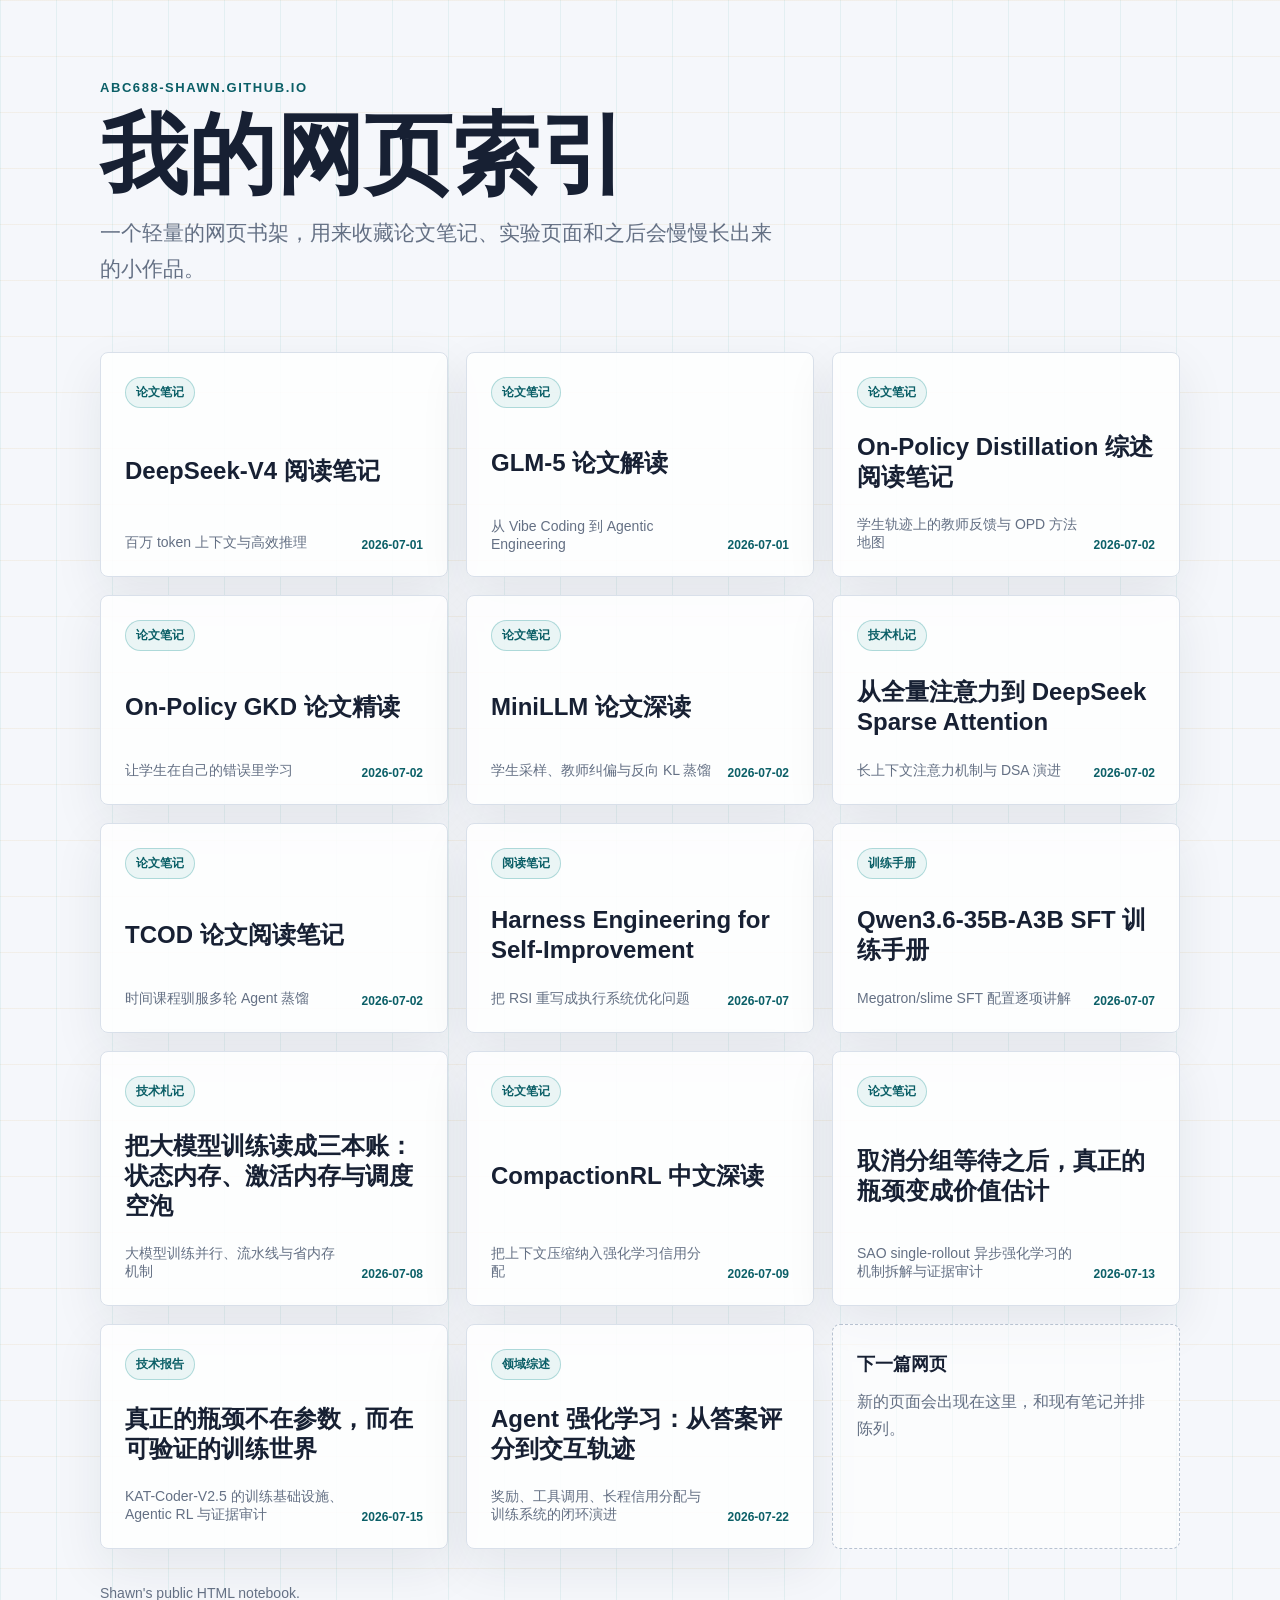
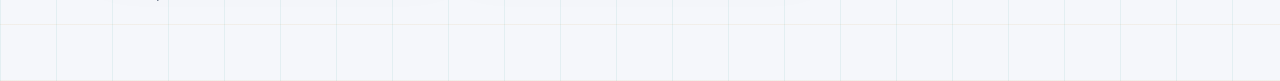
<file: index.html>
<!doctype html>
<html lang="zh-CN">
<head>
  <meta charset="utf-8">
  <meta name="viewport" content="width=device-width, initial-scale=1">
  <title>Shawn 的网页索引</title>
  <meta name="description" content="Shawn 的 GitHub Pages 网页索引，用于浏览和管理多个 HTML 页面。">
  <link rel="icon" href="data:image/svg+xml,%3Csvg xmlns='http://www.w3.org/2000/svg' viewBox='0 0 64 64'%3E%3Crect width='64' height='64' rx='10' fill='%23172033'/%3E%3Cpath d='M14 18h36v8H14zM14 30h28v8H14zM14 42h20v8H14z' fill='%23f5f7fb'/%3E%3Ccircle cx='49' cy='45' r='7' fill='%23c7831d'/%3E%3C/svg%3E">
  <style>
    :root {
      --bg: #f5f7fb;
      --ink: #172033;
      --muted: #647084;
      --line: #d9e0ea;
      --panel: #ffffff;
      --accent: #0f8f8f;
      --accent-dark: #0b5f67;
      --mark: #c7831d;
      --shadow: 0 18px 50px rgba(23, 32, 51, .08);
    }

    * {
      box-sizing: border-box;
    }

    body {
      margin: 0;
      min-height: 100vh;
      color: var(--ink);
      font-family: -apple-system, BlinkMacSystemFont, "PingFang SC", "Hiragino Sans GB", "Microsoft YaHei", sans-serif;
      background:
        linear-gradient(90deg, rgba(15, 143, 143, .08) 1px, transparent 1px) 0 0 / 56px 56px,
        linear-gradient(180deg, rgba(199, 131, 29, .08) 1px, transparent 1px) 0 0 / 56px 56px,
        var(--bg);
    }

    a {
      color: inherit;
    }

    a:focus-visible {
      outline: 3px solid var(--mark);
      outline-offset: 4px;
    }

    .wrap {
      width: min(1080px, calc(100% - 36px));
      margin: 0 auto;
      padding: clamp(34px, 7vw, 80px) 0;
    }

    header {
      display: grid;
      gap: 18px;
      padding-bottom: clamp(34px, 6vw, 64px);
    }

    .kicker {
      color: var(--accent-dark);
      font-size: 13px;
      font-weight: 800;
      letter-spacing: .12em;
      text-transform: uppercase;
    }

    h1 {
      max-width: 820px;
      margin: 0;
      font-size: clamp(42px, 8vw, 88px);
      line-height: .95;
      letter-spacing: 0;
    }

    .intro {
      max-width: 680px;
      margin: 0;
      color: var(--muted);
      font-size: clamp(17px, 2.2vw, 21px);
      line-height: 1.75;
    }

    .grid {
      display: grid;
      grid-template-columns: repeat(auto-fit, minmax(260px, 1fr));
      gap: 18px;
    }

    .card {
      min-height: 210px;
      display: grid;
      align-content: space-between;
      gap: 24px;
      padding: 24px;
      border: 1px solid var(--line);
      border-radius: 8px;
      background: rgba(255, 255, 255, .86);
      box-shadow: var(--shadow);
      text-decoration: none;
      transition: transform .18s ease, border-color .18s ease, box-shadow .18s ease;
    }

    .card:hover {
      transform: translateY(-3px);
      border-color: rgba(15, 143, 143, .42);
      box-shadow: 0 24px 62px rgba(23, 32, 51, .12);
    }

    .tag {
      width: fit-content;
      padding: 6px 10px;
      border: 1px solid rgba(15, 143, 143, .28);
      border-radius: 999px;
      color: var(--accent-dark);
      background: rgba(15, 143, 143, .08);
      font-size: 12px;
      font-weight: 800;
    }

    h2 {
      margin: 0;
      font-size: 24px;
      line-height: 1.25;
      letter-spacing: 0;
    }

    .meta {
      display: flex;
      justify-content: space-between;
      align-items: end;
      gap: 16px;
      color: var(--muted);
      font-size: 14px;
    }

    .date {
      flex: none;
      color: var(--accent-dark);
      font-size: 12px;
      font-weight: 800;
      white-space: nowrap;
    }

    .empty {
      min-height: 210px;
      padding: 24px;
      border: 1px dashed #b7c2d1;
      border-radius: 8px;
      background: rgba(255, 255, 255, .56);
      color: var(--muted);
      line-height: 1.7;
    }

    .empty strong {
      display: block;
      margin-bottom: 8px;
      color: var(--ink);
      font-size: 18px;
    }

    footer {
      padding-top: 36px;
      color: var(--muted);
      font-size: 14px;
    }

    code {
      padding: 2px 6px;
      border-radius: 6px;
      background: rgba(23, 32, 51, .07);
      color: var(--ink);
      font-family: ui-monospace, SFMono-Regular, Menlo, Consolas, monospace;
      font-size: .92em;
    }

    @media (max-width: 640px) {
      .wrap {
        width: min(100% - 28px, 1080px);
      }

      .card,
      .empty {
        min-height: 180px;
        padding: 20px;
      }

      .meta {
        display: grid;
      }
    }
  </style>
</head>
<body>
  <main class="wrap">
    <header>
      <div class="kicker">abc688-shawn.github.io</div>
      <h1>我的网页索引</h1>
      <p class="intro">一个轻量的网页书架，用来收藏论文笔记、实验页面和之后会慢慢长出来的小作品。</p>
    </header>

    <section class="grid" aria-label="网页列表">
      <a class="card" href="/deepseek-v4/">
        <span class="tag">论文笔记</span>
        <h2>DeepSeek-V4 阅读笔记</h2>
        <span class="meta">
          <span>百万 token 上下文与高效推理</span>
          <time class="date" datetime="2026-07-01">2026-07-01</time>
        </span>
      </a>

      <a class="card" href="/glm-5/">
        <span class="tag">论文笔记</span>
        <h2>GLM-5 论文解读</h2>
        <span class="meta">
          <span>从 Vibe Coding 到 Agentic Engineering</span>
          <time class="date" datetime="2026-07-01">2026-07-01</time>
        </span>
      </a>

      <a class="card" href="/opd-survey/">
        <span class="tag">论文笔记</span>
        <h2>On-Policy Distillation 综述阅读笔记</h2>
        <span class="meta">
          <span>学生轨迹上的教师反馈与 OPD 方法地图</span>
          <time class="date" datetime="2026-07-02">2026-07-02</time>
        </span>
      </a>

      <a class="card" href="/on-policy-gkd/">
        <span class="tag">论文笔记</span>
        <h2>On-Policy GKD 论文精读</h2>
        <span class="meta">
          <span>让学生在自己的错误里学习</span>
          <time class="date" datetime="2026-07-02">2026-07-02</time>
        </span>
      </a>

      <a class="card" href="/minillm-report/">
        <span class="tag">论文笔记</span>
        <h2>MiniLLM 论文深读</h2>
        <span class="meta">
          <span>学生采样、教师纠偏与反向 KL 蒸馏</span>
          <time class="date" datetime="2026-07-02">2026-07-02</time>
        </span>
      </a>

      <a class="card" href="/deepseek-dsa/">
        <span class="tag">技术札记</span>
        <h2>从全量注意力到 DeepSeek Sparse Attention</h2>
        <span class="meta">
          <span>长上下文注意力机制与 DSA 演进</span>
          <time class="date" datetime="2026-07-02">2026-07-02</time>
        </span>
      </a>

      <a class="card" href="/tcod/">
        <span class="tag">论文笔记</span>
        <h2>TCOD 论文阅读笔记</h2>
        <span class="meta">
          <span>时间课程驯服多轮 Agent 蒸馏</span>
          <time class="date" datetime="2026-07-02">2026-07-02</time>
        </span>
      </a>

      <a class="card" href="/harness-engineering-self-improvement/">
        <span class="tag">阅读笔记</span>
        <h2>Harness Engineering for Self-Improvement</h2>
        <span class="meta">
          <span>把 RSI 重写成执行系统优化问题</span>
          <time class="date" datetime="2026-07-07">2026-07-07</time>
        </span>
      </a>

      <a class="card" href="/qwen36-sft/">
        <span class="tag">训练手册</span>
        <h2>Qwen3.6-35B-A3B SFT 训练手册</h2>
        <span class="meta">
          <span>Megatron/slime SFT 配置逐项讲解</span>
          <time class="date" datetime="2026-07-07">2026-07-07</time>
        </span>
      </a>

      <a class="card" href="/train-large-many-gpus/">
        <span class="tag">技术札记</span>
        <h2>把大模型训练读成三本账：状态内存、激活内存与调度空泡</h2>
        <span class="meta">
          <span>大模型训练并行、流水线与省内存机制</span>
          <time class="date" datetime="2026-07-08">2026-07-08</time>
        </span>
      </a>

      <a class="card" href="/compactionrl-report/">
        <span class="tag">论文笔记</span>
        <h2>CompactionRL 中文深读</h2>
        <span class="meta">
          <span>把上下文压缩纳入强化学习信用分配</span>
          <time class="date" datetime="2026-07-09">2026-07-09</time>
        </span>
      </a>

      <a class="card" href="/sao-single-rollout-report/">
        <span class="tag">论文笔记</span>
        <h2>取消分组等待之后，真正的瓶颈变成价值估计</h2>
        <span class="meta">
          <span>SAO single-rollout 异步强化学习的机制拆解与证据审计</span>
          <time class="date" datetime="2026-07-13">2026-07-13</time>
        </span>
      </a>

      <a class="card" href="/kat-coder-v2-5/">
        <span class="tag">技术报告</span>
        <h2>真正的瓶颈不在参数，而在可验证的训练世界</h2>
        <span class="meta">
          <span>KAT-Coder-V2.5 的训练基础设施、Agentic RL 与证据审计</span>
          <time class="date" datetime="2026-07-15">2026-07-15</time>
        </span>
      </a>

      <a class="card" href="/agent-rl-2024-2026-survey/">
        <span class="tag">领域综述</span>
        <h2>Agent 强化学习：从答案评分到交互轨迹</h2>
        <span class="meta">
          <span>奖励、工具调用、长程信用分配与训练系统的闭环演进</span>
          <time class="date" datetime="2026-07-22">2026-07-22</time>
        </span>
      </a>

      <div class="empty">
        <strong>下一篇网页</strong>
        新的页面会出现在这里，和现有笔记并排陈列。
      </div>
    </section>

    <footer>
      Shawn's public HTML notebook.
    </footer>
  </main>
</body>
</html>
</file>
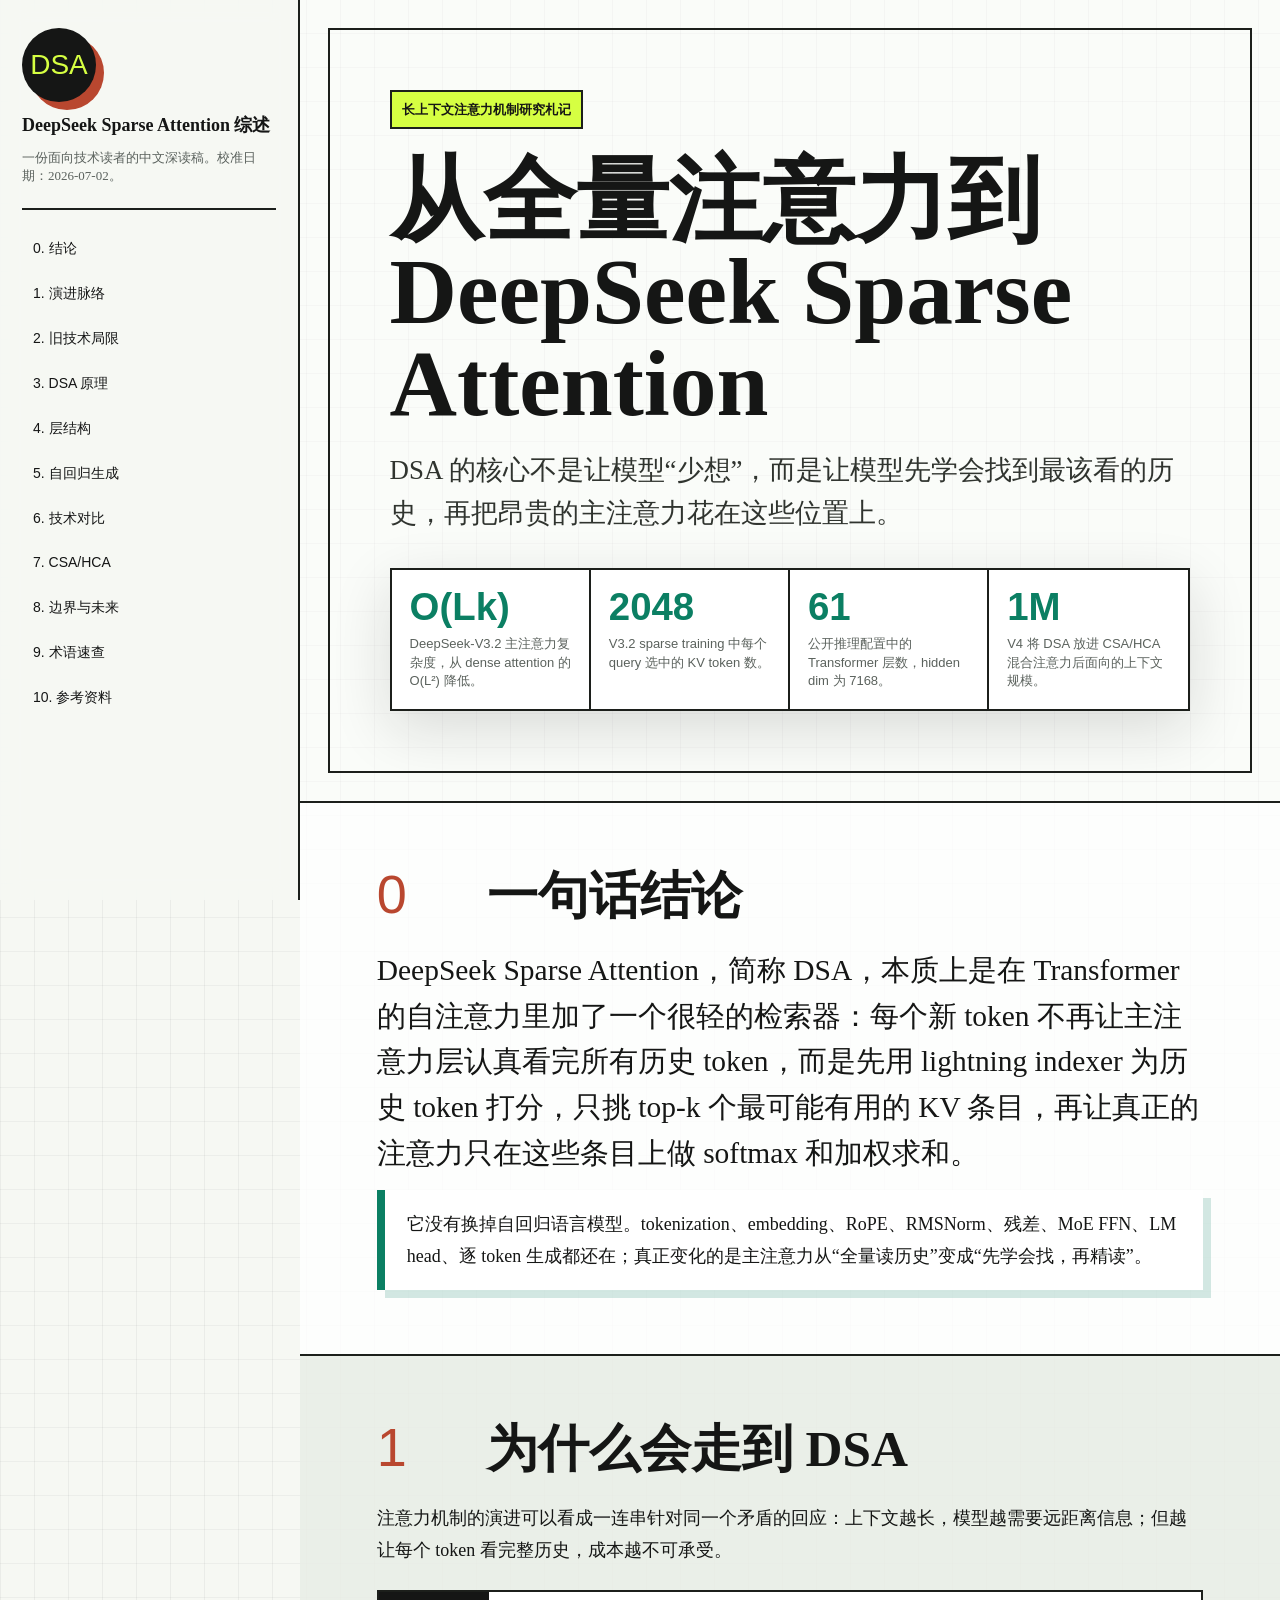
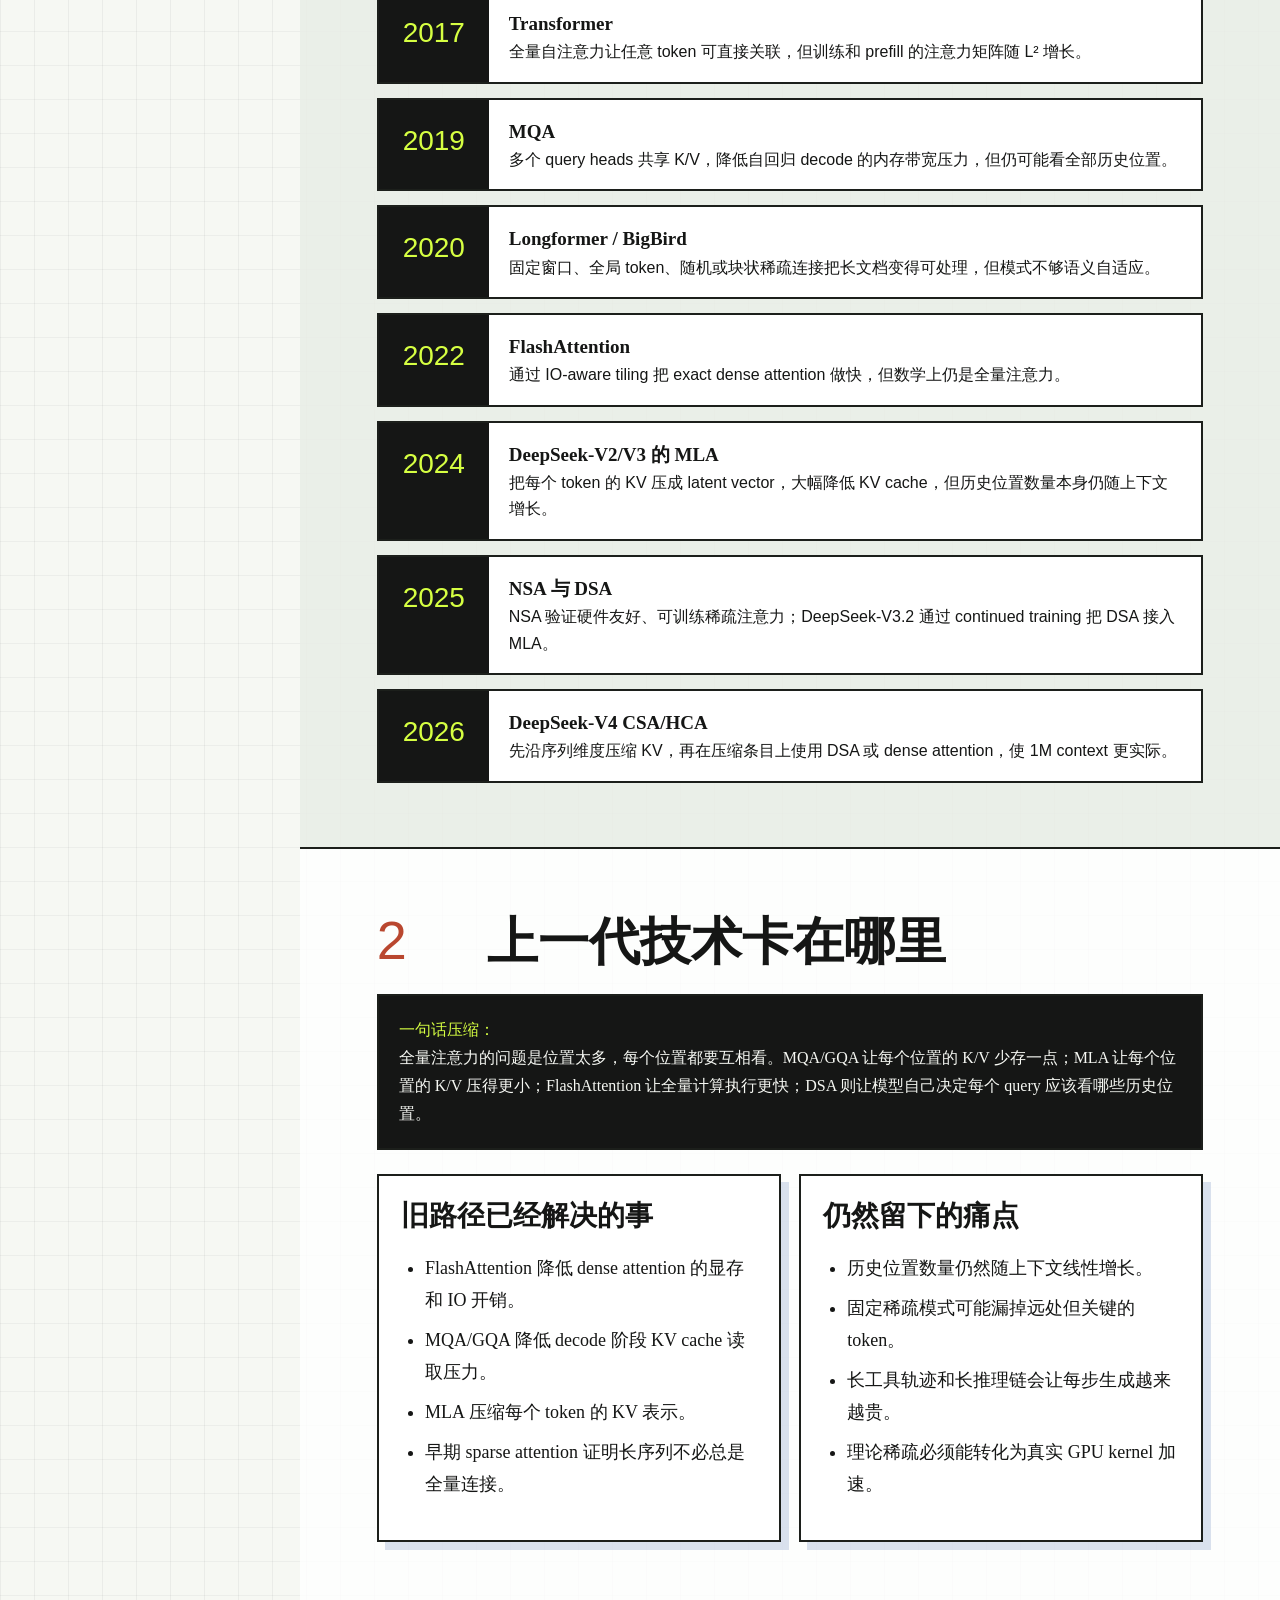
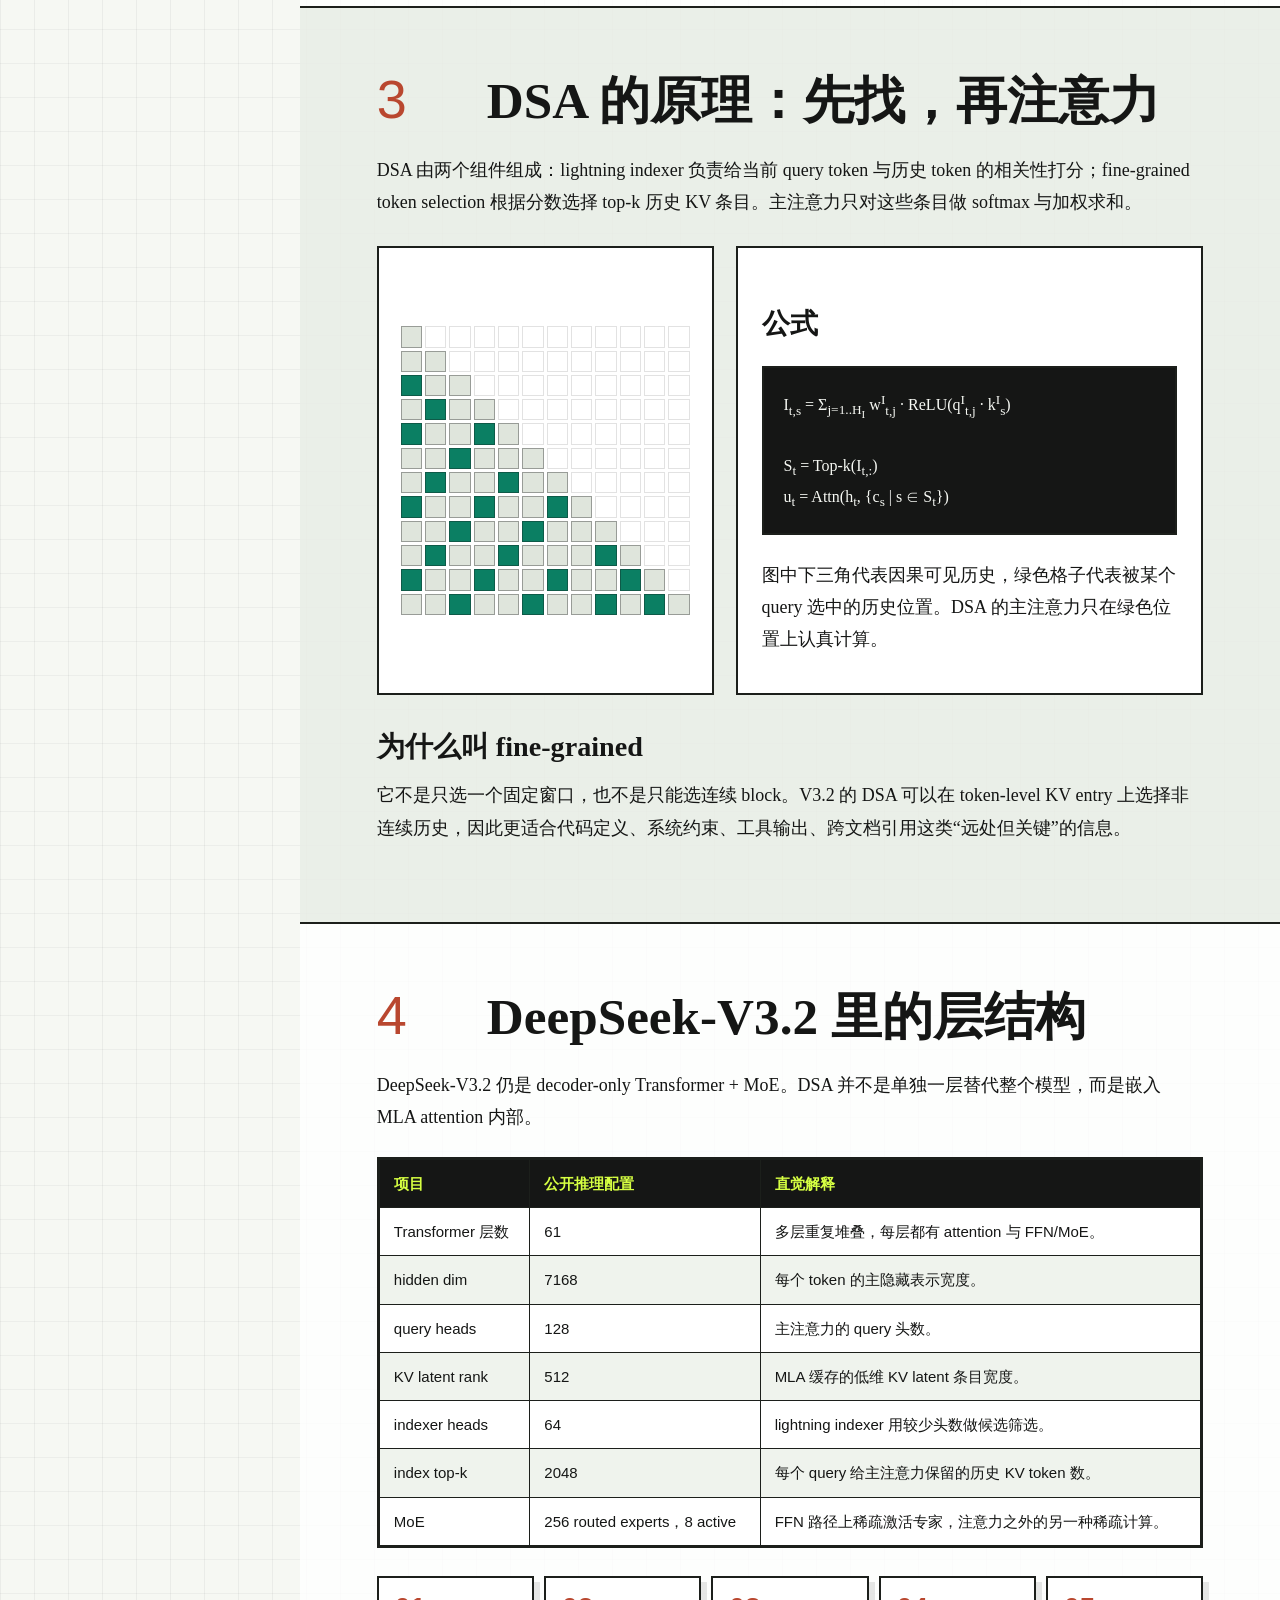
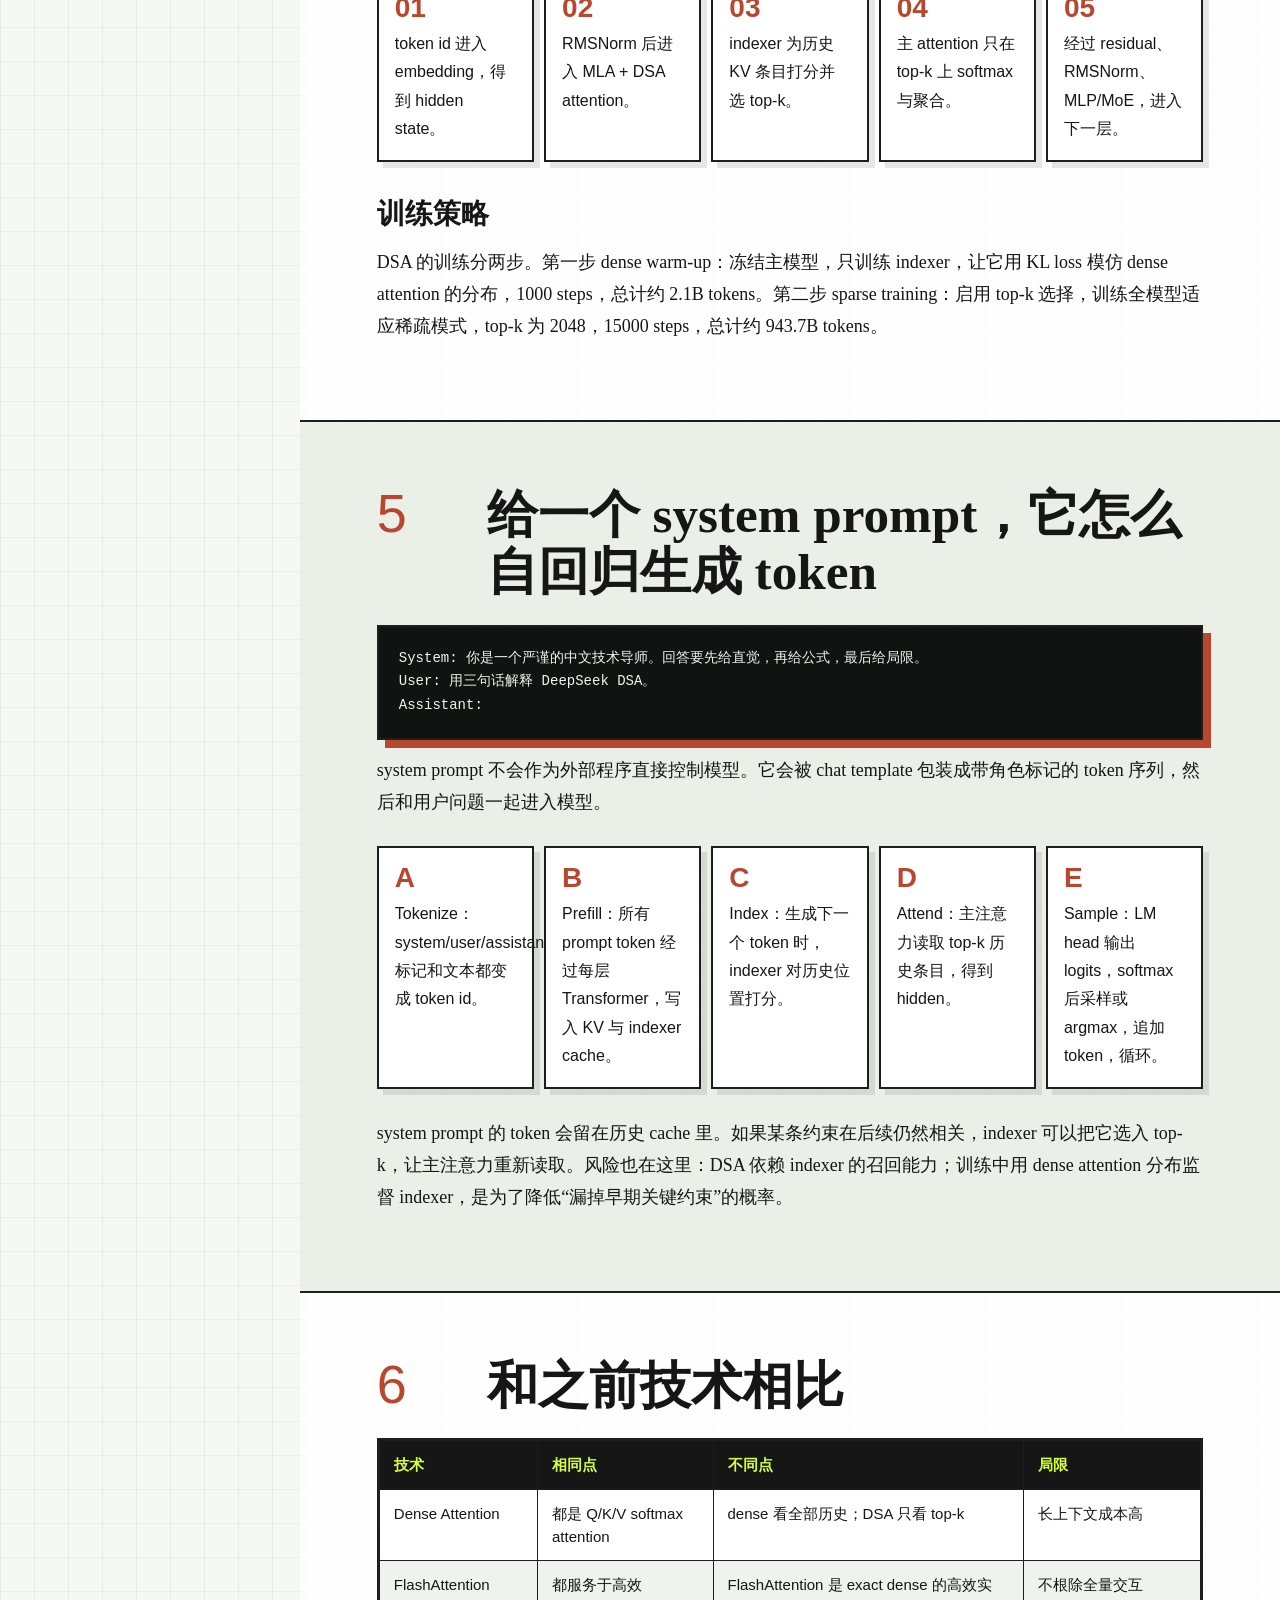
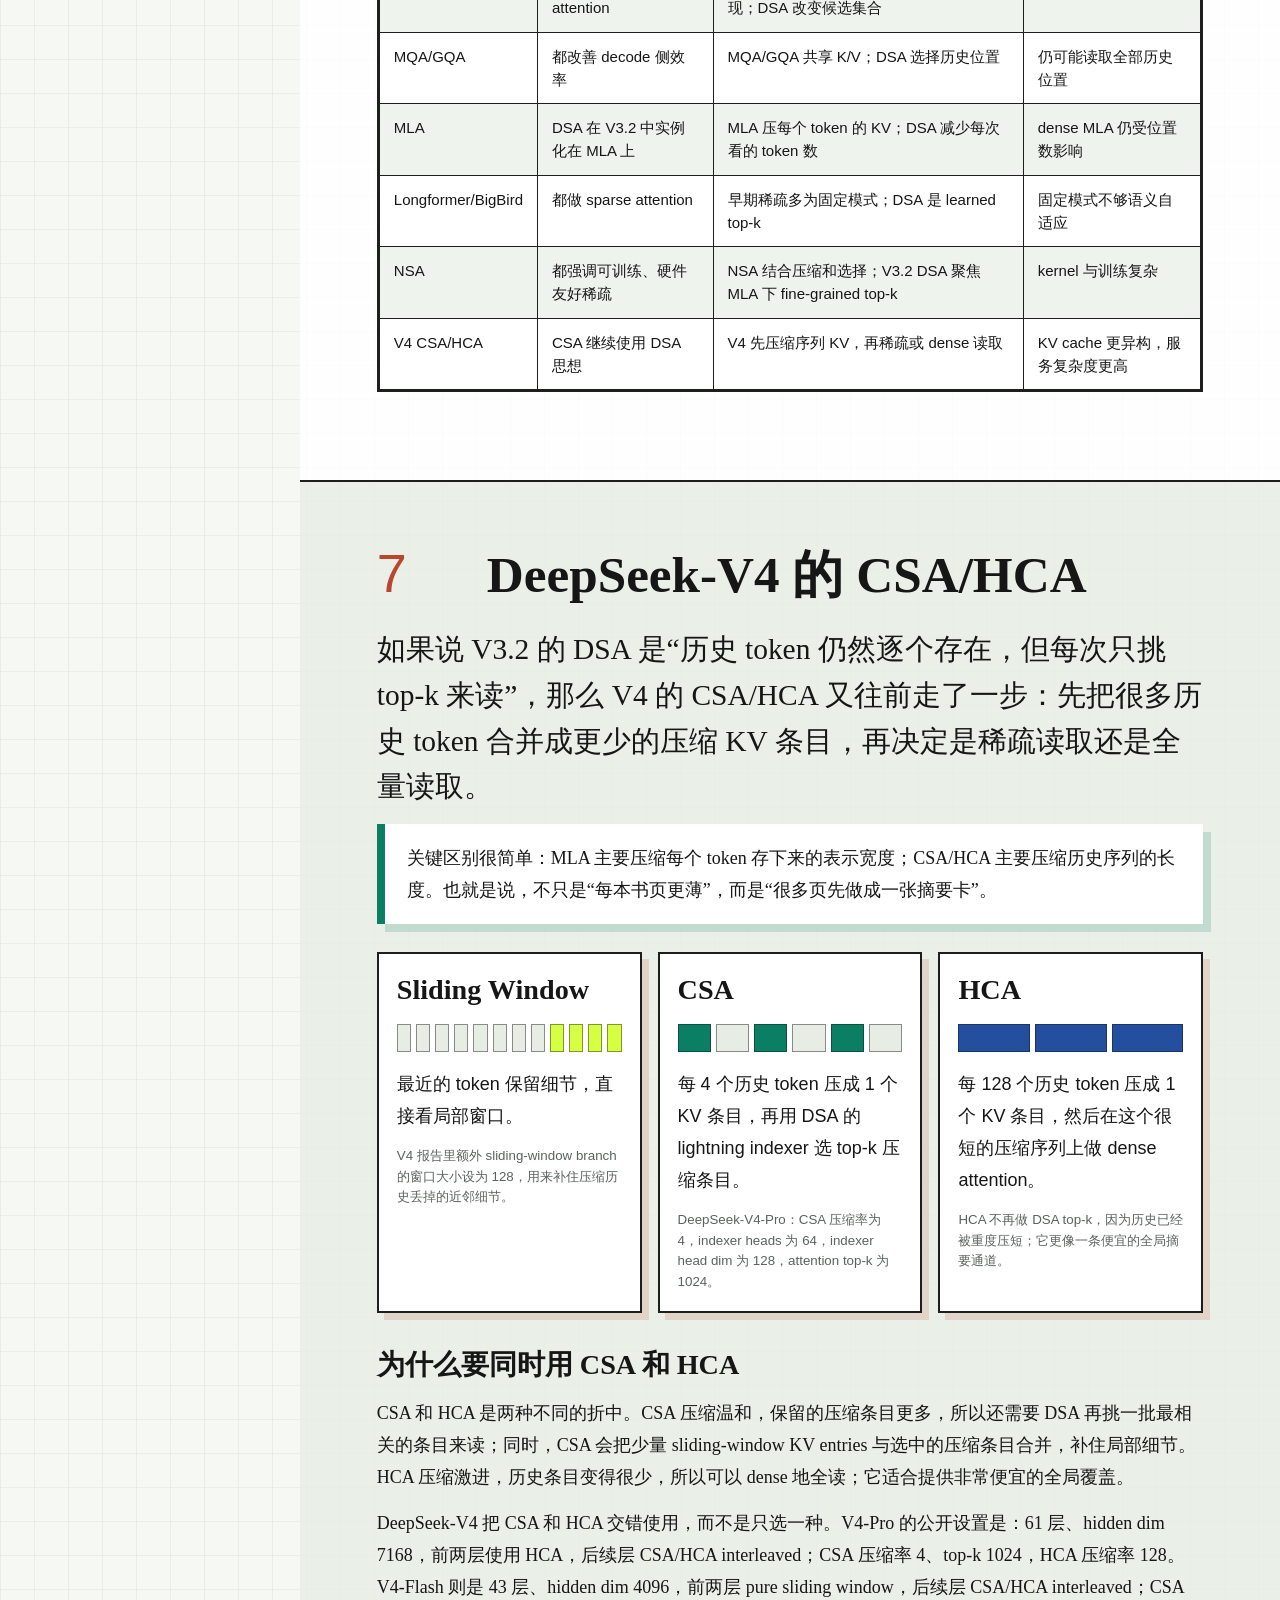
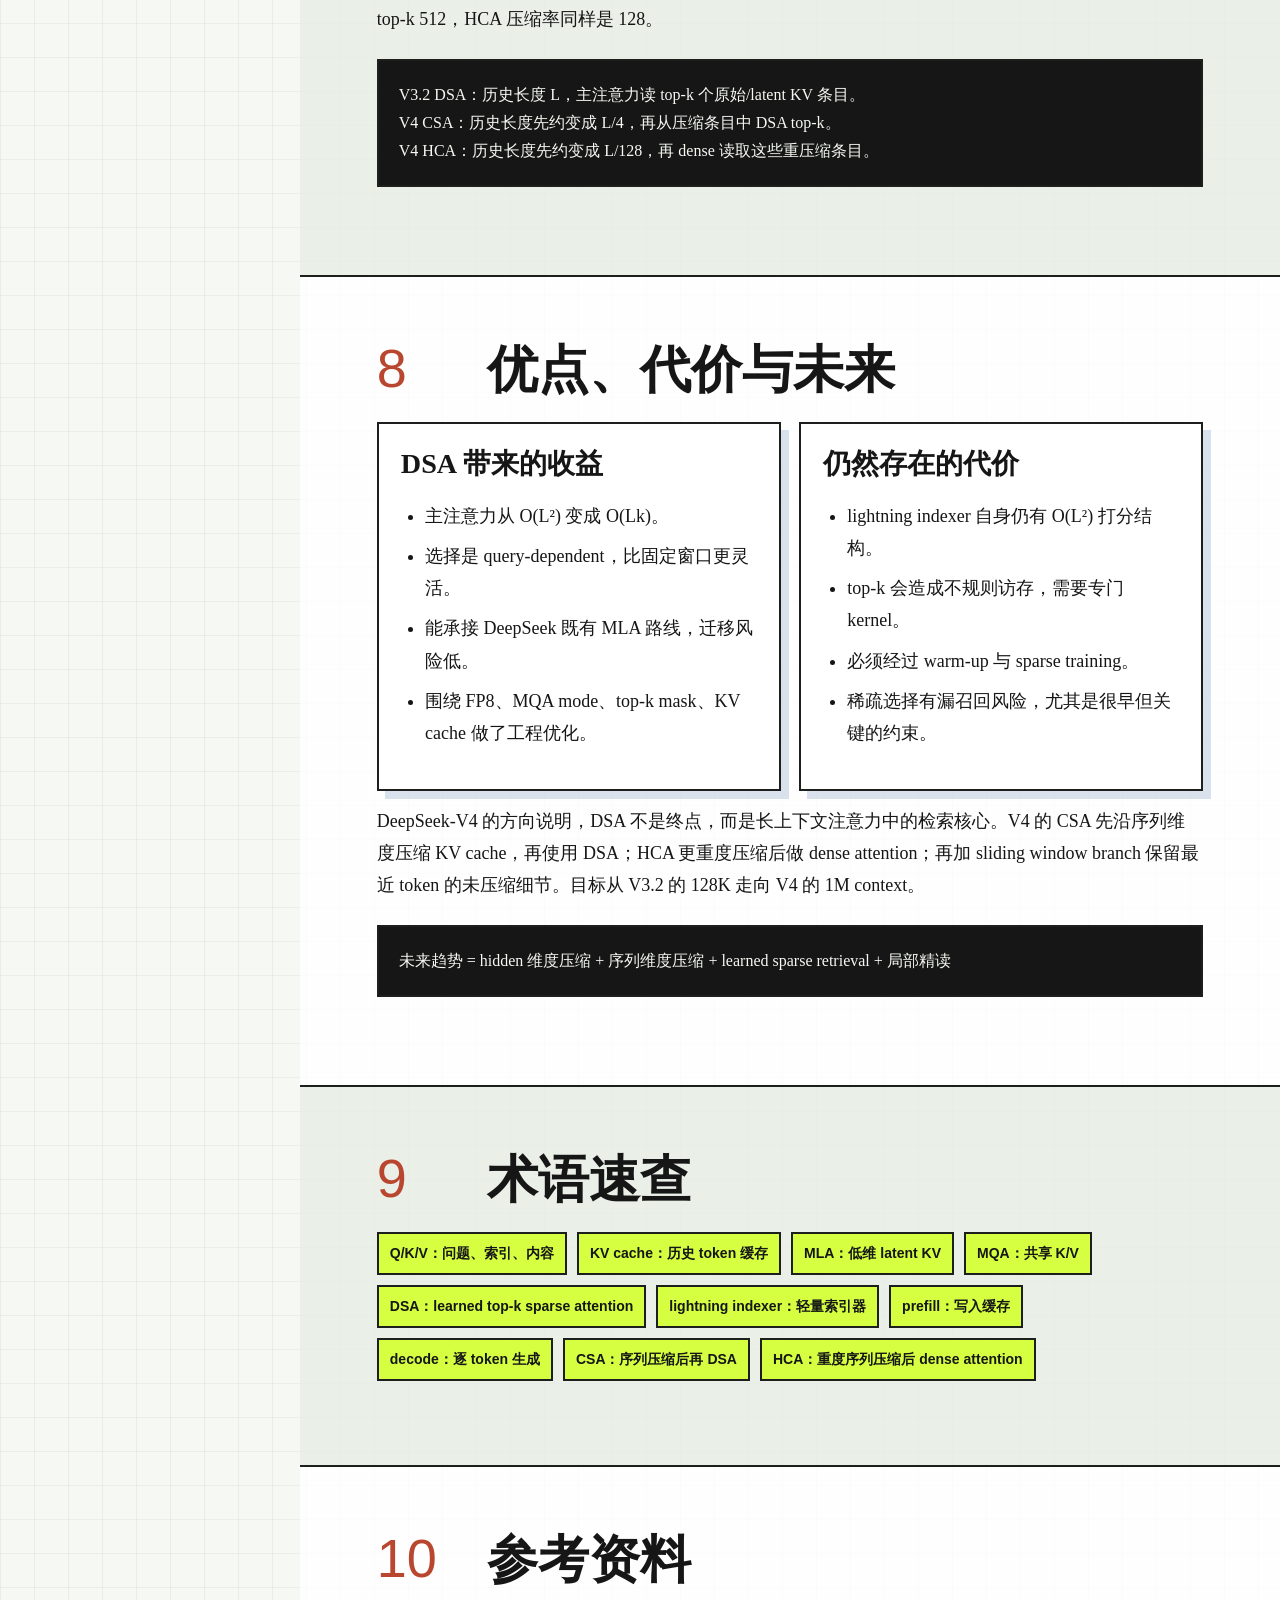
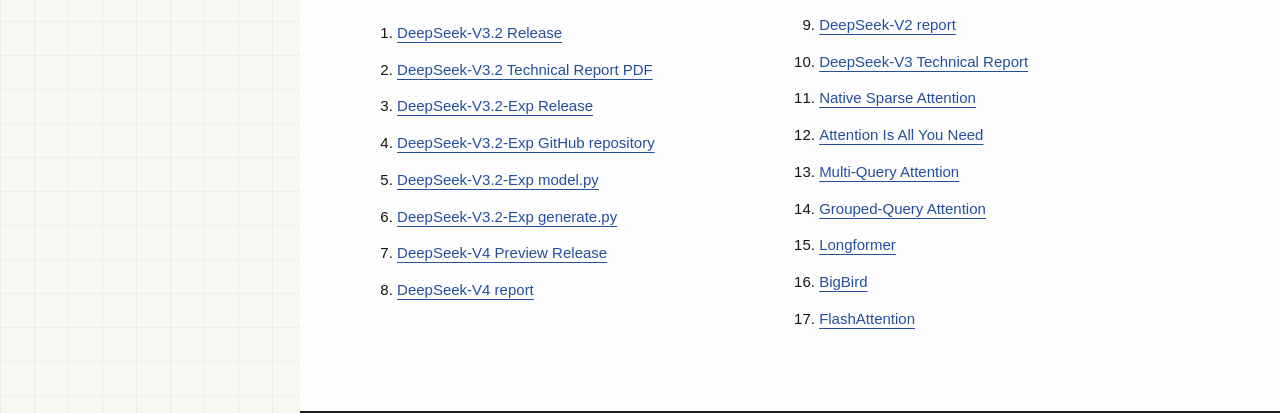
<file: deepseek-dsa/index.html>
<!doctype html>
<html lang="zh-CN">
<head>
  <meta charset="utf-8" />
  <meta name="viewport" content="width=device-width, initial-scale=1" />
  <title>从全量注意力到 DeepSeek Sparse Attention</title>
  <link rel="icon" href="data:image/svg+xml,%3Csvg xmlns='http://www.w3.org/2000/svg' viewBox='0 0 64 64'%3E%3Crect width='64' height='64' rx='32' fill='%23151615'/%3E%3Ctext x='32' y='40' text-anchor='middle' font-size='22' font-family='Arial' font-weight='700' fill='%23d6ff42'%3EDSA%3C/text%3E%3C/svg%3E" />
  <style>
    :root {
      --ink: #151615;
      --muted: #5b625d;
      --paper: #f6f8f3;
      --panel: #ffffff;
      --line: #1c1f1b;
      --green: #0b7f63;
      --acid: #d6ff42;
      --rust: #b9472f;
      --blue: #244f9e;
      --soft: #e5ebe2;
      --shadow: 0 18px 60px rgba(21, 22, 21, .14);
    }

    * { box-sizing: border-box; }
    html {
      scroll-behavior: smooth;
      overflow-x: hidden;
    }
    body {
      margin: 0;
      color: var(--ink);
      background:
        linear-gradient(90deg, rgba(21,22,21,.05) 1px, transparent 1px) 0 0 / 34px 34px,
        linear-gradient(0deg, rgba(21,22,21,.045) 1px, transparent 1px) 0 0 / 34px 34px,
        var(--paper);
      font-family: "Songti SC", "Noto Serif CJK SC", "Source Han Serif SC", Georgia, serif;
      line-height: 1.78;
      letter-spacing: 0;
      overflow-x: hidden;
    }

    a { color: var(--blue); text-decoration-thickness: 1px; text-underline-offset: 4px; }
    code, pre {
      font-family: "SFMono-Regular", "Menlo", "Consolas", monospace;
      letter-spacing: 0;
    }
    .progress {
      position: fixed;
      inset: 0 0 auto 0;
      height: 7px;
      background: var(--acid);
      transform-origin: left center;
      transform: scaleX(0);
      z-index: 50;
      border-bottom: 1px solid var(--line);
    }

    .shell {
      width: min(1500px, 100%);
      margin: 0 auto;
      display: grid;
      grid-template-columns: minmax(220px, 300px) minmax(0, 1fr);
      gap: 0;
    }

    aside {
      position: sticky;
      top: 0;
      height: 100vh;
      padding: 28px 22px;
      border-right: 2px solid var(--line);
      background: rgba(246, 248, 243, .92);
      backdrop-filter: blur(12px);
      overflow: auto;
    }
    .brand {
      display: grid;
      gap: 12px;
      padding-bottom: 22px;
      border-bottom: 2px solid var(--line);
    }
    .stamp {
      width: 74px;
      height: 74px;
      display: grid;
      place-items: center;
      background: var(--ink);
      color: var(--acid);
      border-radius: 50%;
      font-family: "DIN Condensed", "Impact", sans-serif;
      font-size: 28px;
      letter-spacing: 0;
      box-shadow: 8px 8px 0 var(--rust);
    }
    .brand strong {
      font-size: 18px;
      line-height: 1.25;
    }
    .brand span {
      color: var(--muted);
      font-size: 13px;
      line-height: 1.45;
    }
    nav {
      display: grid;
      gap: 8px;
      margin-top: 20px;
      font-family: "PingFang SC", "Hiragino Sans GB", sans-serif;
      font-size: 14px;
      line-height: 1.35;
    }
    nav a {
      color: var(--ink);
      text-decoration: none;
      border: 1px solid transparent;
      padding: 8px 10px;
    }
    nav a:hover {
      border-color: var(--line);
      background: var(--acid);
    }

    main {
      min-width: 0;
      background: rgba(255,255,255,.45);
    }
    header {
      min-height: 78vh;
      border-bottom: 2px solid var(--line);
      display: grid;
      align-items: end;
      padding: clamp(32px, 7vw, 92px);
      position: relative;
      overflow: hidden;
    }
    header::before {
      content: "";
      position: absolute;
      inset: 28px;
      border: 2px solid var(--line);
      pointer-events: none;
    }
    .kicker {
      display: inline-flex;
      width: fit-content;
      gap: 10px;
      align-items: center;
      padding: 6px 10px;
      border: 2px solid var(--line);
      background: var(--acid);
      font-family: "PingFang SC", "Hiragino Sans GB", sans-serif;
      font-weight: 700;
      font-size: 13px;
    }
    h1 {
      max-width: 1050px;
      margin: 26px 0 20px;
      font-family: "Songti SC", "Noto Serif CJK SC", serif;
      font-size: clamp(42px, 7.3vw, 104px);
      line-height: .98;
      letter-spacing: 0;
    }
    .subtitle {
      max-width: 820px;
      font-size: clamp(18px, 2.1vw, 27px);
      line-height: 1.58;
      color: #30342f;
    }
    .hero-grid {
      margin-top: 34px;
      display: grid;
      grid-template-columns: repeat(4, minmax(0, 1fr));
      border: 2px solid var(--line);
      background: var(--panel);
      box-shadow: var(--shadow);
    }
    .metric {
      padding: 18px;
      border-right: 2px solid var(--line);
      min-height: 116px;
    }
    .metric:last-child { border-right: 0; }
    .metric b {
      display: block;
      font-family: "DIN Condensed", "Impact", sans-serif;
      font-size: clamp(28px, 3vw, 46px);
      line-height: 1;
      color: var(--green);
      letter-spacing: 0;
    }
    .metric span {
      display: block;
      margin-top: 8px;
      color: var(--muted);
      font-family: "PingFang SC", "Hiragino Sans GB", sans-serif;
      font-size: 13px;
      line-height: 1.45;
    }

    section {
      padding: clamp(34px, 5vw, 76px) clamp(24px, 6vw, 96px);
      border-bottom: 2px solid var(--line);
      background: rgba(255,255,255,.66);
    }
    section.alt {
      background: rgba(229, 235, 226, .72);
    }
    .section-title {
      display: grid;
      grid-template-columns: 90px minmax(0, 1fr);
      gap: 20px;
      align-items: baseline;
      margin-bottom: 24px;
    }
    .num {
      font-family: "DIN Condensed", "Impact", sans-serif;
      font-size: 54px;
      color: var(--rust);
      line-height: 1;
    }
    h2 {
      margin: 0;
      font-size: clamp(28px, 4vw, 52px);
      line-height: 1.12;
      letter-spacing: 0;
    }
    h3 {
      margin: 34px 0 12px;
      font-size: clamp(21px, 2.2vw, 30px);
      line-height: 1.28;
    }
    p {
      max-width: 920px;
      margin: 14px 0;
      font-size: 18px;
    }
    .lead {
      font-size: clamp(20px, 2.3vw, 30px);
      line-height: 1.55;
      max-width: 1040px;
    }
    .note {
      border-left: 8px solid var(--green);
      padding: 18px 22px;
      background: var(--panel);
      box-shadow: 8px 8px 0 rgba(11,127,99,.18);
      max-width: 980px;
      font-size: 18px;
    }
    .formula {
      max-width: 980px;
      margin: 24px 0;
      padding: 20px;
      background: #151615;
      color: #f6f8f3;
      border: 2px solid var(--line);
      overflow-x: auto;
      font-size: 16px;
      line-height: 1.75;
    }
    .formula em {
      color: var(--acid);
      font-style: normal;
    }

    .timeline {
      display: grid;
      gap: 14px;
      max-width: 1050px;
      margin-top: 24px;
    }
    .t-item {
      display: grid;
      grid-template-columns: 110px minmax(0, 1fr);
      border: 2px solid var(--line);
      background: var(--panel);
    }
    .t-year {
      padding: 16px;
      background: var(--ink);
      color: var(--acid);
      font-family: "DIN Condensed", "Impact", sans-serif;
      font-size: 28px;
      text-align: center;
    }
    .t-body {
      padding: 16px 20px;
      font-family: "PingFang SC", "Hiragino Sans GB", sans-serif;
      line-height: 1.65;
    }
    .t-body b { font-family: "Songti SC", serif; font-size: 19px; }

    .flow {
      max-width: 1050px;
      display: grid;
      grid-template-columns: repeat(5, minmax(0, 1fr));
      gap: 10px;
      margin: 28px 0;
    }
    .flow div {
      position: relative;
      min-height: 132px;
      padding: 16px;
      background: var(--panel);
      border: 2px solid var(--line);
      box-shadow: 6px 6px 0 rgba(21,22,21,.1);
      font-family: "PingFang SC", "Hiragino Sans GB", sans-serif;
    }
    .flow b {
      display: block;
      font-family: "DIN Condensed", "Impact", sans-serif;
      color: var(--rust);
      font-size: 28px;
      line-height: 1;
      margin-bottom: 8px;
    }

    .diagram {
      display: grid;
      grid-template-columns: minmax(0, .9fr) minmax(0, 1.25fr);
      gap: 22px;
      align-items: stretch;
      max-width: 1120px;
      margin: 28px 0;
    }
    .matrix {
      border: 2px solid var(--line);
      background: var(--panel);
      padding: 22px;
      display: grid;
      place-items: center;
      min-height: 390px;
      overflow: hidden;
    }
    .cells {
      width: min(360px, 100%);
      aspect-ratio: 1;
      display: grid;
      grid-template-columns: repeat(12, 1fr);
      gap: 3px;
    }
    .cell {
      border: 1px solid rgba(21,22,21,.35);
      background: #dfe5dc;
    }
    .cell.hot { background: var(--green); }
    .cell.future { background: transparent; border-color: rgba(21,22,21,.12); }
    .explain {
      border: 2px solid var(--line);
      background: var(--panel);
      padding: 24px;
    }

    table {
      width: 100%;
      max-width: 1120px;
      min-width: 680px;
      border-collapse: collapse;
      margin: 24px 0;
      background: var(--panel);
      border: 2px solid var(--line);
      font-family: "PingFang SC", "Hiragino Sans GB", sans-serif;
      font-size: 15px;
      line-height: 1.55;
    }
    th, td {
      border: 1px solid var(--line);
      padding: 12px 14px;
      vertical-align: top;
    }
    th {
      background: var(--ink);
      color: var(--acid);
      text-align: left;
    }
    .table-wrap {
      max-width: 1120px;
      overflow-x: auto;
      -webkit-overflow-scrolling: touch;
      margin: 24px 0;
      border: 2px solid var(--line);
      background: var(--panel);
    }
    .table-wrap table {
      margin: 0;
      border: 0;
      max-width: none;
    }
    tr:nth-child(even) td { background: rgba(229,235,226,.6); }

    .codeblock {
      max-width: 980px;
      border: 2px solid var(--line);
      background: #101311;
      color: #eff5ec;
      padding: 20px;
      overflow-x: auto;
      box-shadow: 8px 8px 0 var(--rust);
      font-size: 14px;
      line-height: 1.7;
    }
    .compare {
      display: grid;
      grid-template-columns: repeat(2, minmax(0, 1fr));
      gap: 18px;
      max-width: 1050px;
    }
    .panel {
      border: 2px solid var(--line);
      background: var(--panel);
      padding: 22px;
      box-shadow: 8px 8px 0 rgba(36,79,158,.16);
    }
    .panel h3 { margin-top: 0; }
    .branch-grid {
      display: grid;
      grid-template-columns: repeat(3, minmax(0, 1fr));
      gap: 16px;
      max-width: 1120px;
      margin: 28px 0;
    }
    .branch {
      border: 2px solid var(--line);
      background: var(--panel);
      padding: 18px;
      box-shadow: 7px 7px 0 rgba(185, 71, 47, .16);
      min-height: 260px;
      font-family: "PingFang SC", "Hiragino Sans GB", sans-serif;
    }
    .branch h3 {
      margin: 0 0 12px;
      font-family: "Songti SC", "Noto Serif CJK SC", serif;
    }
    .strip {
      display: grid;
      gap: 5px;
      margin: 16px 0;
    }
    .strip.tokens {
      grid-template-columns: repeat(12, 1fr);
    }
    .strip.blocks {
      grid-template-columns: repeat(6, 1fr);
    }
    .strip.heavy {
      grid-template-columns: repeat(3, 1fr);
    }
    .unit {
      min-height: 28px;
      border: 1px solid rgba(21,22,21,.45);
      background: #e7ece4;
    }
    .unit.local { background: var(--acid); }
    .unit.pick { background: var(--green); }
    .unit.heavy { background: var(--blue); }
    .branch small {
      display: block;
      color: var(--muted);
      line-height: 1.55;
    }
    ul, ol {
      max-width: 920px;
      font-size: 18px;
      padding-left: 1.35em;
    }
    li { margin: 8px 0; }
    .chips {
      display: flex;
      flex-wrap: wrap;
      gap: 10px;
      max-width: 1050px;
      margin: 20px 0;
    }
    .chip {
      border: 2px solid var(--line);
      background: var(--acid);
      padding: 7px 11px;
      font-family: "PingFang SC", "Hiragino Sans GB", sans-serif;
      font-weight: 700;
      font-size: 14px;
    }
    .refs {
      columns: 2 360px;
      column-gap: 38px;
      max-width: 1100px;
      font-family: "PingFang SC", "Hiragino Sans GB", sans-serif;
      font-size: 15px;
    }
    .refs li { break-inside: avoid; margin-bottom: 10px; }

    @media (max-width: 1180px) {
      .branch-grid {
        grid-template-columns: 1fr;
      }
    }

    @media (max-width: 980px) {
      .shell { display: block; }
      aside {
        position: relative;
        height: auto;
        border-right: 0;
        border-bottom: 2px solid var(--line);
      }
      nav {
        grid-template-columns: repeat(2, minmax(0, 1fr));
      }
      header { min-height: auto; padding-top: 74px; }
      .hero-grid, .flow, .diagram, .compare {
        grid-template-columns: 1fr;
      }
      .metric { border-right: 0; border-bottom: 2px solid var(--line); }
      .metric:last-child { border-bottom: 0; }
      .section-title {
        grid-template-columns: 1fr;
        gap: 4px;
      }
      .num { font-size: 36px; }
    }

    @media (max-width: 620px) {
      header::before { inset: 14px; }
      section { padding-left: 18px; padding-right: 18px; }
      .t-item { grid-template-columns: 1fr; }
      .t-year { text-align: left; }
      nav { grid-template-columns: 1fr; }
      table { font-size: 13px; }
      th, td { padding: 9px; }
      p, ul, ol { font-size: 16px; }
    }
  </style>
</head>
<body>
  <div class="progress" id="progress"></div>
  <div class="shell">
    <aside>
      <div class="brand">
        <div class="stamp">DSA</div>
        <strong>DeepSeek Sparse Attention 综述</strong>
        <span>一份面向技术读者的中文深读稿。校准日期：2026-07-02。</span>
      </div>
      <nav aria-label="目录">
        <a href="#summary">0. 结论</a>
        <a href="#evolution">1. 演进脉络</a>
        <a href="#limits">2. 旧技术局限</a>
        <a href="#principle">3. DSA 原理</a>
        <a href="#layers">4. 层结构</a>
        <a href="#generation">5. 自回归生成</a>
        <a href="#compare">6. 技术对比</a>
        <a href="#csa-hca">7. CSA/HCA</a>
        <a href="#future">8. 边界与未来</a>
        <a href="#glossary">9. 术语速查</a>
        <a href="#refs">10. 参考资料</a>
      </nav>
    </aside>

    <main>
      <header>
        <div>
          <div class="kicker">长上下文注意力机制研究札记</div>
          <h1>从全量注意力到 DeepSeek Sparse Attention</h1>
          <p class="subtitle">DSA 的核心不是让模型“少想”，而是让模型先学会找到最该看的历史，再把昂贵的主注意力花在这些位置上。</p>
          <div class="hero-grid" aria-label="关键数字">
            <div class="metric"><b>O(Lk)</b><span>DeepSeek-V3.2 主注意力复杂度，从 dense attention 的 O(L²) 降低。</span></div>
            <div class="metric"><b>2048</b><span>V3.2 sparse training 中每个 query 选中的 KV token 数。</span></div>
            <div class="metric"><b>61</b><span>公开推理配置中的 Transformer 层数，hidden dim 为 7168。</span></div>
            <div class="metric"><b>1M</b><span>V4 将 DSA 放进 CSA/HCA 混合注意力后面向的上下文规模。</span></div>
          </div>
        </div>
      </header>

      <section id="summary">
        <div class="section-title"><div class="num">0</div><h2>一句话结论</h2></div>
        <p class="lead">DeepSeek Sparse Attention，简称 DSA，本质上是在 Transformer 的自注意力里加了一个很轻的检索器：每个新 token 不再让主注意力层认真看完所有历史 token，而是先用 lightning indexer 为历史 token 打分，只挑 top-k 个最可能有用的 KV 条目，再让真正的注意力只在这些条目上做 softmax 和加权求和。</p>
        <div class="note">它没有换掉自回归语言模型。tokenization、embedding、RoPE、RMSNorm、残差、MoE FFN、LM head、逐 token 生成都还在；真正变化的是主注意力从“全量读历史”变成“先学会找，再精读”。</div>
      </section>

      <section id="evolution" class="alt">
        <div class="section-title"><div class="num">1</div><h2>为什么会走到 DSA</h2></div>
        <p>注意力机制的演进可以看成一连串针对同一个矛盾的回应：上下文越长，模型越需要远距离信息；但越让每个 token 看完整历史，成本越不可承受。</p>
        <div class="timeline">
          <div class="t-item"><div class="t-year">2017</div><div class="t-body"><b>Transformer</b><br>全量自注意力让任意 token 可直接关联，但训练和 prefill 的注意力矩阵随 L² 增长。</div></div>
          <div class="t-item"><div class="t-year">2019</div><div class="t-body"><b>MQA</b><br>多个 query heads 共享 K/V，降低自回归 decode 的内存带宽压力，但仍可能看全部历史位置。</div></div>
          <div class="t-item"><div class="t-year">2020</div><div class="t-body"><b>Longformer / BigBird</b><br>固定窗口、全局 token、随机或块状稀疏连接把长文档变得可处理，但模式不够语义自适应。</div></div>
          <div class="t-item"><div class="t-year">2022</div><div class="t-body"><b>FlashAttention</b><br>通过 IO-aware tiling 把 exact dense attention 做快，但数学上仍是全量注意力。</div></div>
          <div class="t-item"><div class="t-year">2024</div><div class="t-body"><b>DeepSeek-V2/V3 的 MLA</b><br>把每个 token 的 KV 压成 latent vector，大幅降低 KV cache，但历史位置数量本身仍随上下文增长。</div></div>
          <div class="t-item"><div class="t-year">2025</div><div class="t-body"><b>NSA 与 DSA</b><br>NSA 验证硬件友好、可训练稀疏注意力；DeepSeek-V3.2 通过 continued training 把 DSA 接入 MLA。</div></div>
          <div class="t-item"><div class="t-year">2026</div><div class="t-body"><b>DeepSeek-V4 CSA/HCA</b><br>先沿序列维度压缩 KV，再在压缩条目上使用 DSA 或 dense attention，使 1M context 更实际。</div></div>
        </div>
      </section>

      <section id="limits">
        <div class="section-title"><div class="num">2</div><h2>上一代技术卡在哪里</h2></div>
        <div class="formula"><em>一句话压缩：</em><br>全量注意力的问题是位置太多，每个位置都要互相看。MQA/GQA 让每个位置的 K/V 少存一点；MLA 让每个位置的 K/V 压得更小；FlashAttention 让全量计算执行更快；DSA 则让模型自己决定每个 query 应该看哪些历史位置。</div>
        <div class="compare">
          <div class="panel">
            <h3>旧路径已经解决的事</h3>
            <ul>
              <li>FlashAttention 降低 dense attention 的显存和 IO 开销。</li>
              <li>MQA/GQA 降低 decode 阶段 KV cache 读取压力。</li>
              <li>MLA 压缩每个 token 的 KV 表示。</li>
              <li>早期 sparse attention 证明长序列不必总是全量连接。</li>
            </ul>
          </div>
          <div class="panel">
            <h3>仍然留下的痛点</h3>
            <ul>
              <li>历史位置数量仍然随上下文线性增长。</li>
              <li>固定稀疏模式可能漏掉远处但关键的 token。</li>
              <li>长工具轨迹和长推理链会让每步生成越来越贵。</li>
              <li>理论稀疏必须能转化为真实 GPU kernel 加速。</li>
            </ul>
          </div>
        </div>
      </section>

      <section id="principle" class="alt">
        <div class="section-title"><div class="num">3</div><h2>DSA 的原理：先找，再注意力</h2></div>
        <p>DSA 由两个组件组成：lightning indexer 负责给当前 query token 与历史 token 的相关性打分；fine-grained token selection 根据分数选择 top-k 历史 KV 条目。主注意力只对这些条目做 softmax 与加权求和。</p>
        <div class="diagram" aria-label="稀疏注意力示意">
          <div class="matrix">
            <div class="cells" id="cells"></div>
          </div>
          <div class="explain">
            <h3>公式</h3>
            <div class="formula">I<sub>t,s</sub> = Σ<sub>j=1..H<sub>I</sub></sub> w<sup>I</sup><sub>t,j</sub> · ReLU(q<sup>I</sup><sub>t,j</sub> · k<sup>I</sup><sub>s</sub>)<br><br> S<sub>t</sub> = Top-k(I<sub>t,:</sub>)<br>u<sub>t</sub> = Attn(h<sub>t</sub>, {c<sub>s</sub> | s ∈ S<sub>t</sub>})</div>
            <p>图中下三角代表因果可见历史，绿色格子代表被某个 query 选中的历史位置。DSA 的主注意力只在绿色位置上认真计算。</p>
          </div>
        </div>
        <h3>为什么叫 fine-grained</h3>
        <p>它不是只选一个固定窗口，也不是只能选连续 block。V3.2 的 DSA 可以在 token-level KV entry 上选择非连续历史，因此更适合代码定义、系统约束、工具输出、跨文档引用这类“远处但关键”的信息。</p>
      </section>

      <section id="layers">
        <div class="section-title"><div class="num">4</div><h2>DeepSeek-V3.2 里的层结构</h2></div>
        <p>DeepSeek-V3.2 仍是 decoder-only Transformer + MoE。DSA 并不是单独一层替代整个模型，而是嵌入 MLA attention 内部。</p>
        <div class="table-wrap"><table>
          <thead><tr><th>项目</th><th>公开推理配置</th><th>直觉解释</th></tr></thead>
          <tbody>
            <tr><td>Transformer 层数</td><td>61</td><td>多层重复堆叠，每层都有 attention 与 FFN/MoE。</td></tr>
            <tr><td>hidden dim</td><td>7168</td><td>每个 token 的主隐藏表示宽度。</td></tr>
            <tr><td>query heads</td><td>128</td><td>主注意力的 query 头数。</td></tr>
            <tr><td>KV latent rank</td><td>512</td><td>MLA 缓存的低维 KV latent 条目宽度。</td></tr>
            <tr><td>indexer heads</td><td>64</td><td>lightning indexer 用较少头数做候选筛选。</td></tr>
            <tr><td>index top-k</td><td>2048</td><td>每个 query 给主注意力保留的历史 KV token 数。</td></tr>
            <tr><td>MoE</td><td>256 routed experts，8 active</td><td>FFN 路径上稀疏激活专家，注意力之外的另一种稀疏计算。</td></tr>
          </tbody>
        </table></div>
        <div class="flow">
          <div><b>01</b>token id 进入 embedding，得到 hidden state。</div>
          <div><b>02</b>RMSNorm 后进入 MLA + DSA attention。</div>
          <div><b>03</b>indexer 为历史 KV 条目打分并选 top-k。</div>
          <div><b>04</b>主 attention 只在 top-k 上 softmax 与聚合。</div>
          <div><b>05</b>经过 residual、RMSNorm、MLP/MoE，进入下一层。</div>
        </div>
        <h3>训练策略</h3>
        <p>DSA 的训练分两步。第一步 dense warm-up：冻结主模型，只训练 indexer，让它用 KL loss 模仿 dense attention 的分布，1000 steps，总计约 2.1B tokens。第二步 sparse training：启用 top-k 选择，训练全模型适应稀疏模式，top-k 为 2048，15000 steps，总计约 943.7B tokens。</p>
      </section>

      <section id="generation" class="alt">
        <div class="section-title"><div class="num">5</div><h2>给一个 system prompt，它怎么自回归生成 token</h2></div>
        <pre class="codeblock">System: 你是一个严谨的中文技术导师。回答要先给直觉，再给公式，最后给局限。
User: 用三句话解释 DeepSeek DSA。
Assistant:</pre>
        <p>system prompt 不会作为外部程序直接控制模型。它会被 chat template 包装成带角色标记的 token 序列，然后和用户问题一起进入模型。</p>
        <div class="flow">
          <div><b>A</b>Tokenize：system/user/assistant 标记和文本都变成 token id。</div>
          <div><b>B</b>Prefill：所有 prompt token 经过每层 Transformer，写入 KV 与 indexer cache。</div>
          <div><b>C</b>Index：生成下一个 token 时，indexer 对历史位置打分。</div>
          <div><b>D</b>Attend：主注意力读取 top-k 历史条目，得到 hidden。</div>
          <div><b>E</b>Sample：LM head 输出 logits，softmax 后采样或 argmax，追加 token，循环。</div>
        </div>
        <p>system prompt 的 token 会留在历史 cache 里。如果某条约束在后续仍然相关，indexer 可以把它选入 top-k，让主注意力重新读取。风险也在这里：DSA 依赖 indexer 的召回能力；训练中用 dense attention 分布监督 indexer，是为了降低“漏掉早期关键约束”的概率。</p>
      </section>

      <section id="compare">
        <div class="section-title"><div class="num">6</div><h2>和之前技术相比</h2></div>
        <div class="table-wrap"><table>
          <thead><tr><th>技术</th><th>相同点</th><th>不同点</th><th>局限</th></tr></thead>
          <tbody>
            <tr><td>Dense Attention</td><td>都是 Q/K/V softmax attention</td><td>dense 看全部历史；DSA 只看 top-k</td><td>长上下文成本高</td></tr>
            <tr><td>FlashAttention</td><td>都服务于高效 attention</td><td>FlashAttention 是 exact dense 的高效实现；DSA 改变候选集合</td><td>不根除全量交互</td></tr>
            <tr><td>MQA/GQA</td><td>都改善 decode 侧效率</td><td>MQA/GQA 共享 K/V；DSA 选择历史位置</td><td>仍可能读取全部历史位置</td></tr>
            <tr><td>MLA</td><td>DSA 在 V3.2 中实例化在 MLA 上</td><td>MLA 压每个 token 的 KV；DSA 减少每次看的 token 数</td><td>dense MLA 仍受位置数影响</td></tr>
            <tr><td>Longformer/BigBird</td><td>都做 sparse attention</td><td>早期稀疏多为固定模式；DSA 是 learned top-k</td><td>固定模式不够语义自适应</td></tr>
            <tr><td>NSA</td><td>都强调可训练、硬件友好稀疏</td><td>NSA 结合压缩和选择；V3.2 DSA 聚焦 MLA 下 fine-grained top-k</td><td>kernel 与训练复杂</td></tr>
            <tr><td>V4 CSA/HCA</td><td>CSA 继续使用 DSA 思想</td><td>V4 先压缩序列 KV，再稀疏或 dense 读取</td><td>KV cache 更异构，服务复杂度更高</td></tr>
          </tbody>
        </table></div>
      </section>

      <section id="csa-hca" class="alt">
        <div class="section-title"><div class="num">7</div><h2>DeepSeek-V4 的 CSA/HCA</h2></div>
        <p class="lead">如果说 V3.2 的 DSA 是“历史 token 仍然逐个存在，但每次只挑 top-k 来读”，那么 V4 的 CSA/HCA 又往前走了一步：先把很多历史 token 合并成更少的压缩 KV 条目，再决定是稀疏读取还是全量读取。</p>
        <div class="note">关键区别很简单：MLA 主要压缩每个 token 存下来的表示宽度；CSA/HCA 主要压缩历史序列的长度。也就是说，不只是“每本书页更薄”，而是“很多页先做成一张摘要卡”。</div>
        <div class="branch-grid" aria-label="CSA HCA sliding window 三分支示意">
          <div class="branch">
            <h3>Sliding Window</h3>
            <div class="strip tokens">
              <span class="unit"></span><span class="unit"></span><span class="unit"></span><span class="unit"></span><span class="unit"></span><span class="unit"></span><span class="unit"></span><span class="unit"></span><span class="unit local"></span><span class="unit local"></span><span class="unit local"></span><span class="unit local"></span>
            </div>
            <p>最近的 token 保留细节，直接看局部窗口。</p>
            <small>V4 报告里额外 sliding-window branch 的窗口大小设为 128，用来补住压缩历史丢掉的近邻细节。</small>
          </div>
          <div class="branch">
            <h3>CSA</h3>
            <div class="strip blocks">
              <span class="unit pick"></span><span class="unit"></span><span class="unit pick"></span><span class="unit"></span><span class="unit pick"></span><span class="unit"></span>
            </div>
            <p>每 4 个历史 token 压成 1 个 KV 条目，再用 DSA 的 lightning indexer 选 top-k 压缩条目。</p>
            <small>DeepSeek-V4-Pro：CSA 压缩率为 4，indexer heads 为 64，indexer head dim 为 128，attention top-k 为 1024。</small>
          </div>
          <div class="branch">
            <h3>HCA</h3>
            <div class="strip heavy">
              <span class="unit heavy"></span><span class="unit heavy"></span><span class="unit heavy"></span>
            </div>
            <p>每 128 个历史 token 压成 1 个 KV 条目，然后在这个很短的压缩序列上做 dense attention。</p>
            <small>HCA 不再做 DSA top-k，因为历史已经被重度压短；它更像一条便宜的全局摘要通道。</small>
          </div>
        </div>
        <h3>为什么要同时用 CSA 和 HCA</h3>
        <p>CSA 和 HCA 是两种不同的折中。CSA 压缩温和，保留的压缩条目更多，所以还需要 DSA 再挑一批最相关的条目来读；同时，CSA 会把少量 sliding-window KV entries 与选中的压缩条目合并，补住局部细节。HCA 压缩激进，历史条目变得很少，所以可以 dense 地全读；它适合提供非常便宜的全局覆盖。</p>
        <p>DeepSeek-V4 把 CSA 和 HCA 交错使用，而不是只选一种。V4-Pro 的公开设置是：61 层、hidden dim 7168，前两层使用 HCA，后续层 CSA/HCA interleaved；CSA 压缩率 4、top-k 1024，HCA 压缩率 128。V4-Flash 则是 43 层、hidden dim 4096，前两层 pure sliding window，后续层 CSA/HCA interleaved；CSA top-k 512，HCA 压缩率同样是 128。</p>
        <div class="formula">V3.2 DSA：历史长度 L，主注意力读 top-k 个原始/latent KV 条目。<br>V4 CSA：历史长度先约变成 L/4，再从压缩条目中 DSA top-k。<br>V4 HCA：历史长度先约变成 L/128，再 dense 读取这些重压缩条目。</div>
      </section>

      <section id="future">
        <div class="section-title"><div class="num">8</div><h2>优点、代价与未来</h2></div>
        <div class="compare">
          <div class="panel">
            <h3>DSA 带来的收益</h3>
            <ul>
              <li>主注意力从 O(L²) 变成 O(Lk)。</li>
              <li>选择是 query-dependent，比固定窗口更灵活。</li>
              <li>能承接 DeepSeek 既有 MLA 路线，迁移风险低。</li>
              <li>围绕 FP8、MQA mode、top-k mask、KV cache 做了工程优化。</li>
            </ul>
          </div>
          <div class="panel">
            <h3>仍然存在的代价</h3>
            <ul>
              <li>lightning indexer 自身仍有 O(L²) 打分结构。</li>
              <li>top-k 会造成不规则访存，需要专门 kernel。</li>
              <li>必须经过 warm-up 与 sparse training。</li>
              <li>稀疏选择有漏召回风险，尤其是很早但关键的约束。</li>
            </ul>
          </div>
        </div>
        <p>DeepSeek-V4 的方向说明，DSA 不是终点，而是长上下文注意力中的检索核心。V4 的 CSA 先沿序列维度压缩 KV cache，再使用 DSA；HCA 更重度压缩后做 dense attention；再加 sliding window branch 保留最近 token 的未压缩细节。目标从 V3.2 的 128K 走向 V4 的 1M context。</p>
        <div class="formula">未来趋势 = hidden 维度压缩 + 序列维度压缩 + learned sparse retrieval + 局部精读</div>
      </section>

      <section id="glossary" class="alt">
        <div class="section-title"><div class="num">9</div><h2>术语速查</h2></div>
        <div class="chips">
          <span class="chip">Q/K/V：问题、索引、内容</span>
          <span class="chip">KV cache：历史 token 缓存</span>
          <span class="chip">MLA：低维 latent KV</span>
          <span class="chip">MQA：共享 K/V</span>
          <span class="chip">DSA：learned top-k sparse attention</span>
          <span class="chip">lightning indexer：轻量索引器</span>
          <span class="chip">prefill：写入缓存</span>
          <span class="chip">decode：逐 token 生成</span>
          <span class="chip">CSA：序列压缩后再 DSA</span>
          <span class="chip">HCA：重度序列压缩后 dense attention</span>
        </div>
      </section>

      <section id="refs">
        <div class="section-title"><div class="num">10</div><h2>参考资料</h2></div>
        <ol class="refs">
          <li><a href="https://api-docs.deepseek.com/news/news251201">DeepSeek-V3.2 Release</a></li>
          <li><a href="https://huggingface.co/deepseek-ai/DeepSeek-V3.2/resolve/main/assets/paper.pdf">DeepSeek-V3.2 Technical Report PDF</a></li>
          <li><a href="https://api-docs.deepseek.com/news/news250929">DeepSeek-V3.2-Exp Release</a></li>
          <li><a href="https://github.com/deepseek-ai/DeepSeek-V3.2-Exp">DeepSeek-V3.2-Exp GitHub repository</a></li>
          <li><a href="https://huggingface.co/deepseek-ai/DeepSeek-V3.2-Exp/blob/main/inference/model.py">DeepSeek-V3.2-Exp model.py</a></li>
          <li><a href="https://huggingface.co/deepseek-ai/DeepSeek-V3.2-Exp/blob/main/inference/generate.py">DeepSeek-V3.2-Exp generate.py</a></li>
          <li><a href="https://api-docs.deepseek.com/news/news260424">DeepSeek-V4 Preview Release</a></li>
          <li><a href="https://arxiv.org/html/2606.19348v1">DeepSeek-V4 report</a></li>
          <li><a href="https://arxiv.org/abs/2405.04434">DeepSeek-V2 report</a></li>
          <li><a href="https://arxiv.org/abs/2412.19437">DeepSeek-V3 Technical Report</a></li>
          <li><a href="https://aclanthology.org/2025.acl-long.1126/">Native Sparse Attention</a></li>
          <li><a href="https://papers.neurips.cc/paper/7181-attention-is-all-you-need">Attention Is All You Need</a></li>
          <li><a href="https://arxiv.org/abs/1911.02150">Multi-Query Attention</a></li>
          <li><a href="https://arxiv.org/abs/2305.13245">Grouped-Query Attention</a></li>
          <li><a href="https://arxiv.org/abs/2004.05150">Longformer</a></li>
          <li><a href="https://arxiv.org/abs/2007.14062">BigBird</a></li>
          <li><a href="https://arxiv.org/abs/2205.14135">FlashAttention</a></li>
        </ol>
      </section>
    </main>
  </div>

  <script>
    const progress = document.getElementById("progress");
    const updateProgress = () => {
      const h = document.documentElement;
      const max = h.scrollHeight - h.clientHeight;
      const ratio = max > 0 ? h.scrollTop / max : 0;
      progress.style.transform = `scaleX(${ratio})`;
    };
    document.addEventListener("scroll", updateProgress, { passive: true });
    updateProgress();

    const cells = document.getElementById("cells");
    const selected = new Set(["2-0","3-1","4-0","4-3","5-2","6-1","6-4","7-0","7-3","7-6","8-2","8-5","9-1","9-4","9-8","10-0","10-3","10-6","10-9","11-2","11-5","11-8","11-10"]);
    for (let r = 0; r < 12; r += 1) {
      for (let c = 0; c < 12; c += 1) {
        const div = document.createElement("span");
        div.className = "cell";
        if (c > r) div.classList.add("future");
        if (selected.has(`${r}-${c}`)) div.classList.add("hot");
        cells.appendChild(div);
      }
    }
  </script>
</body>
</html>
</file>
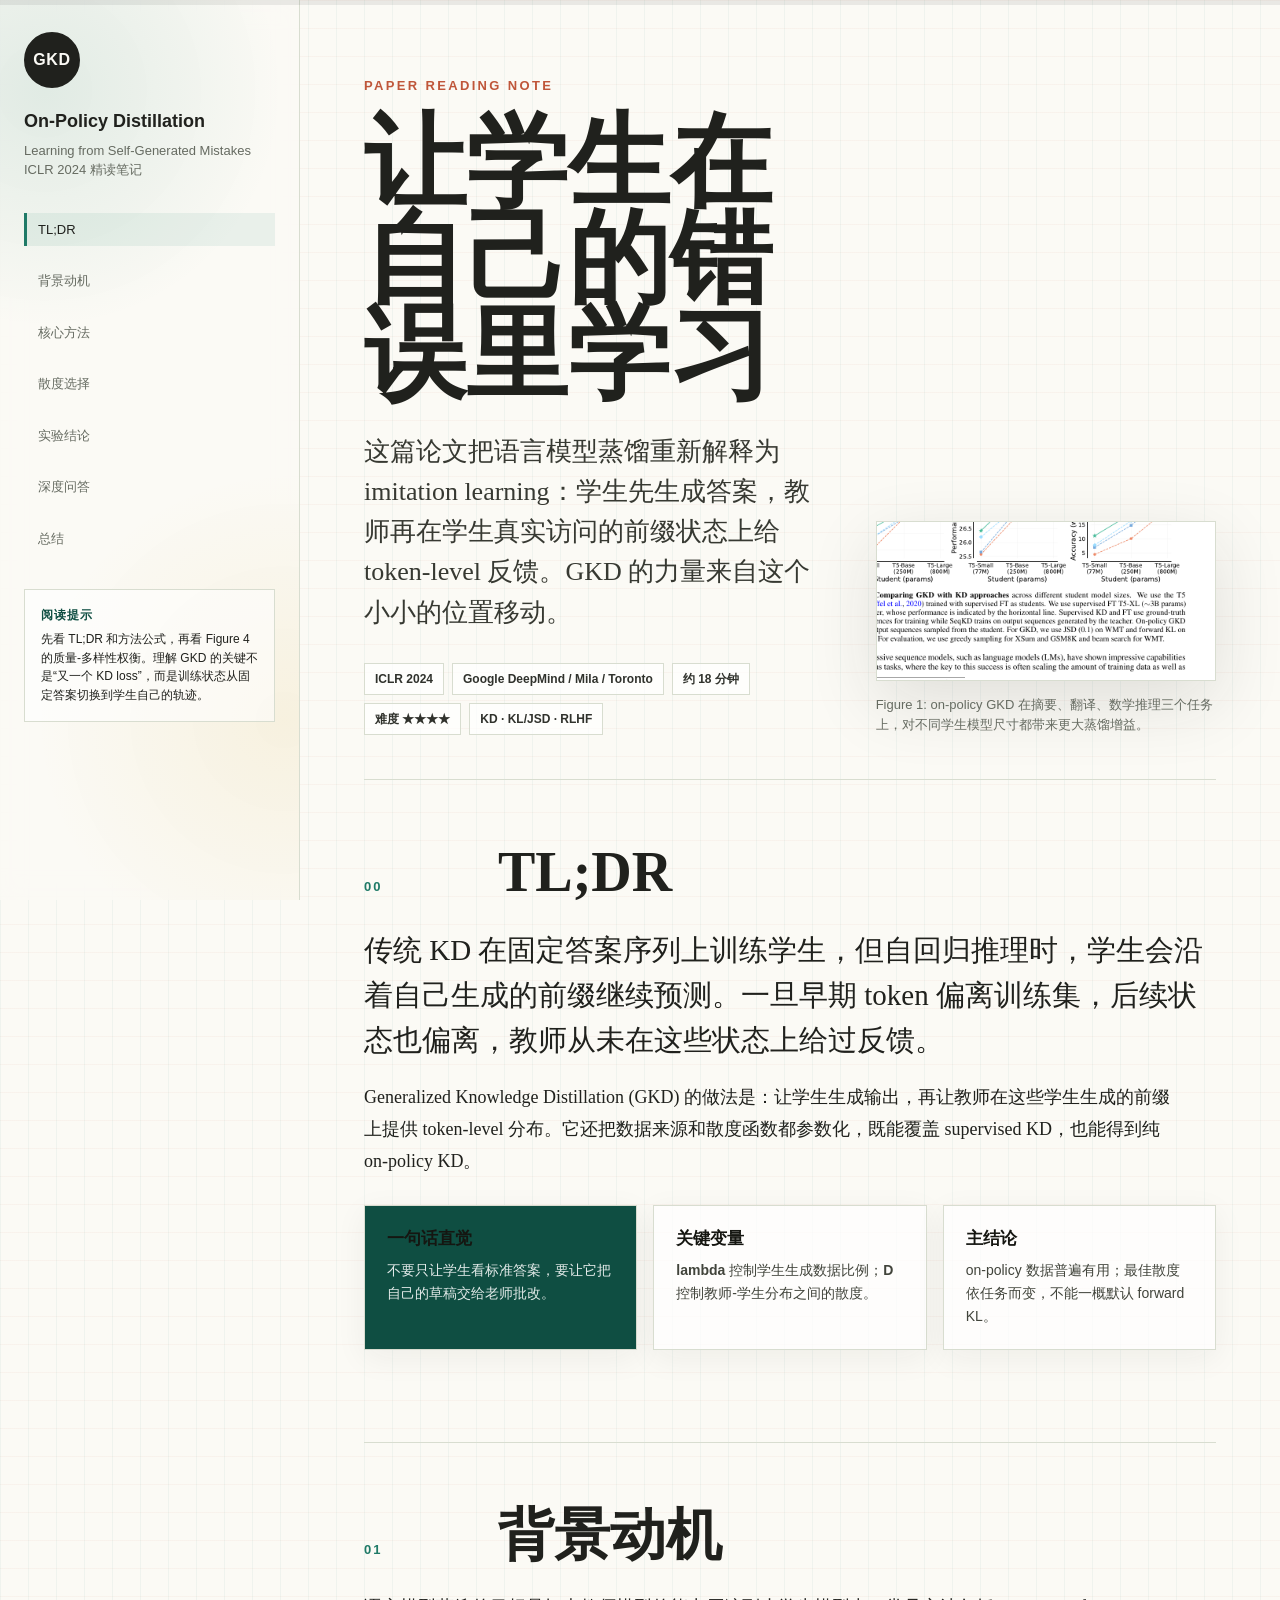
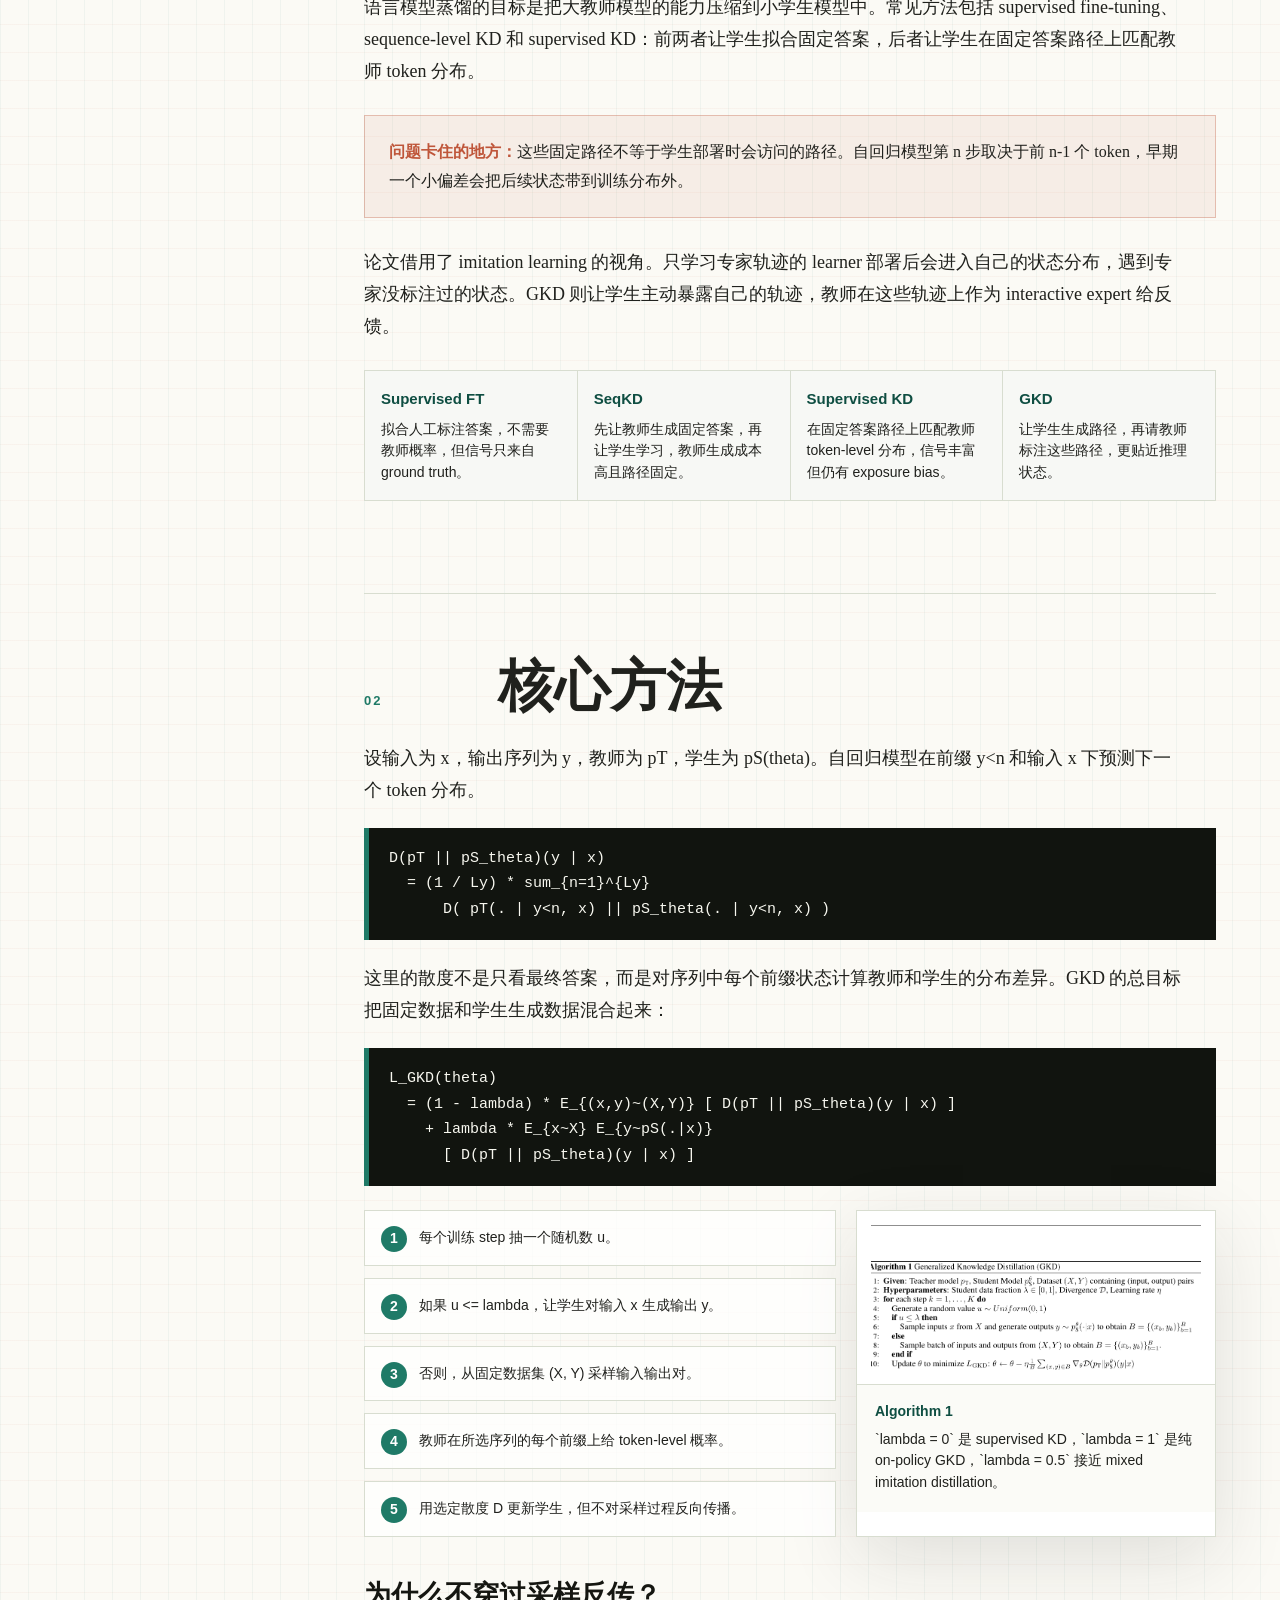
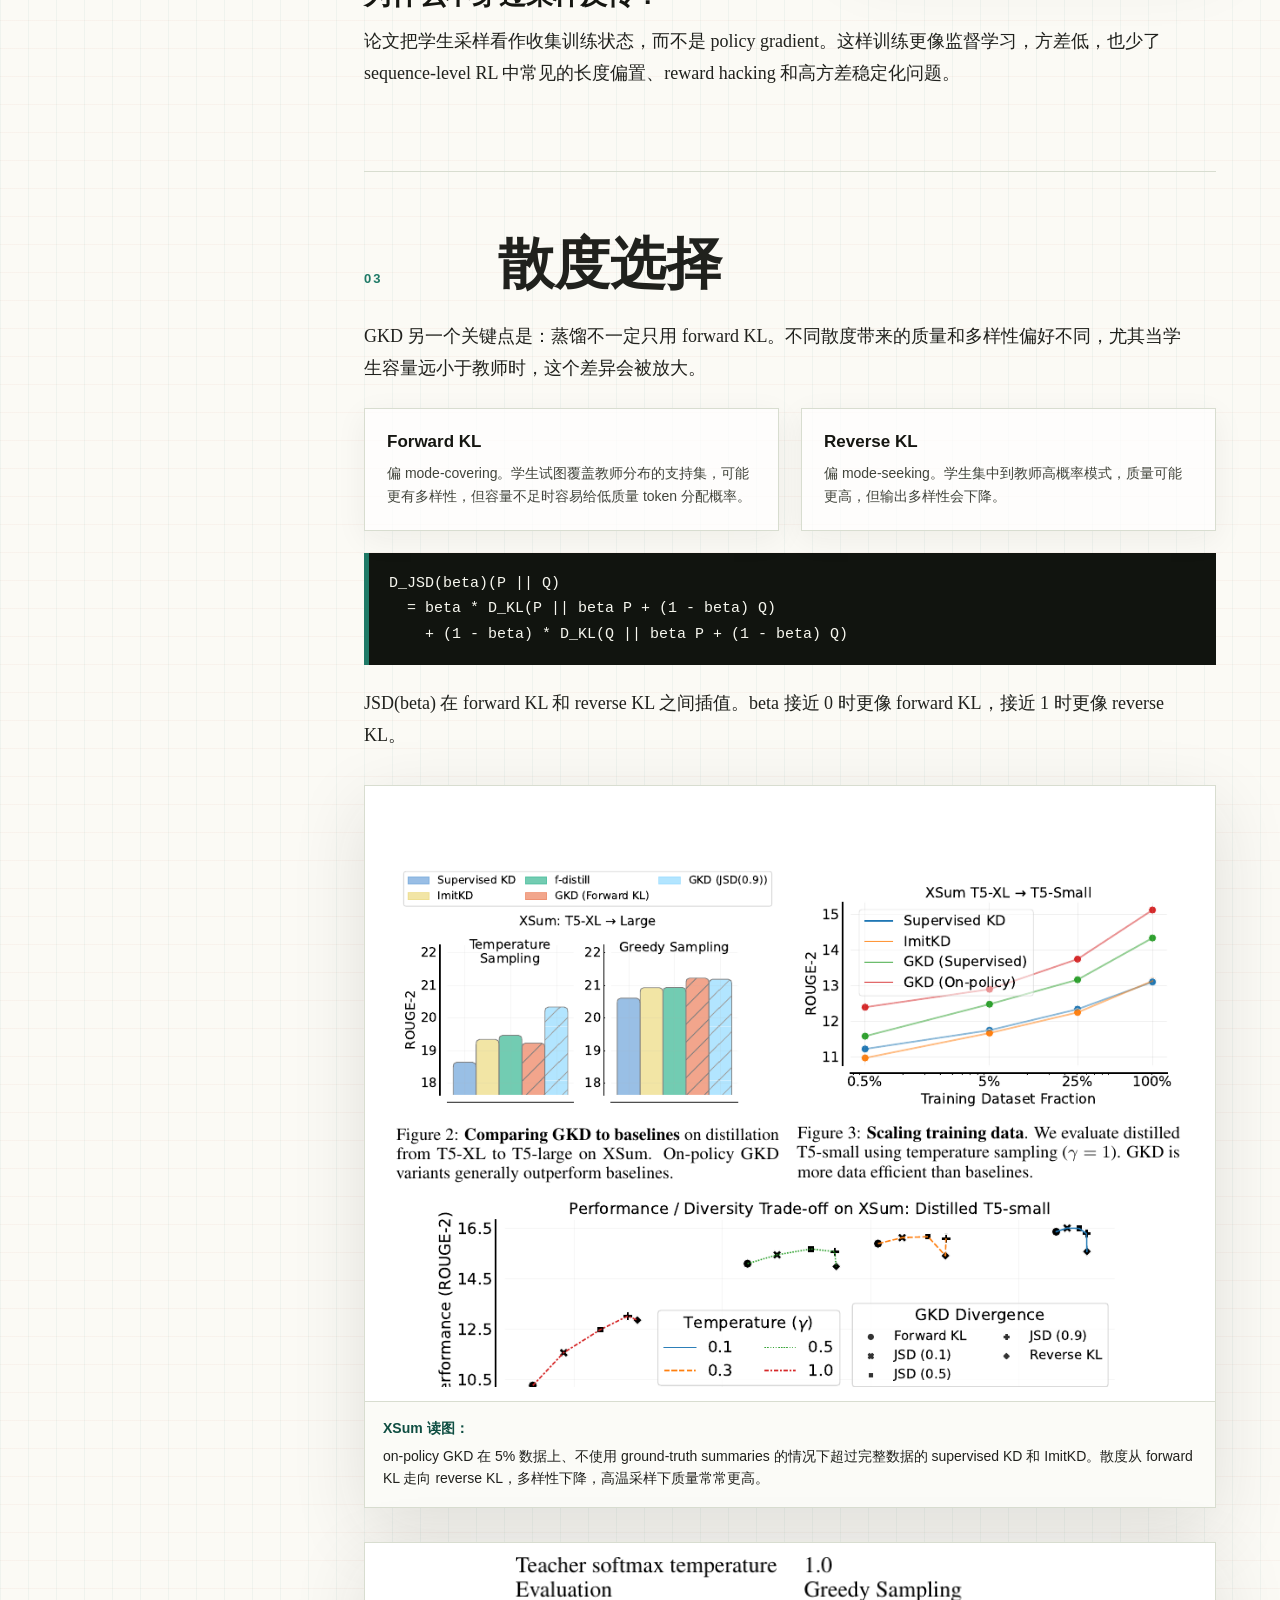
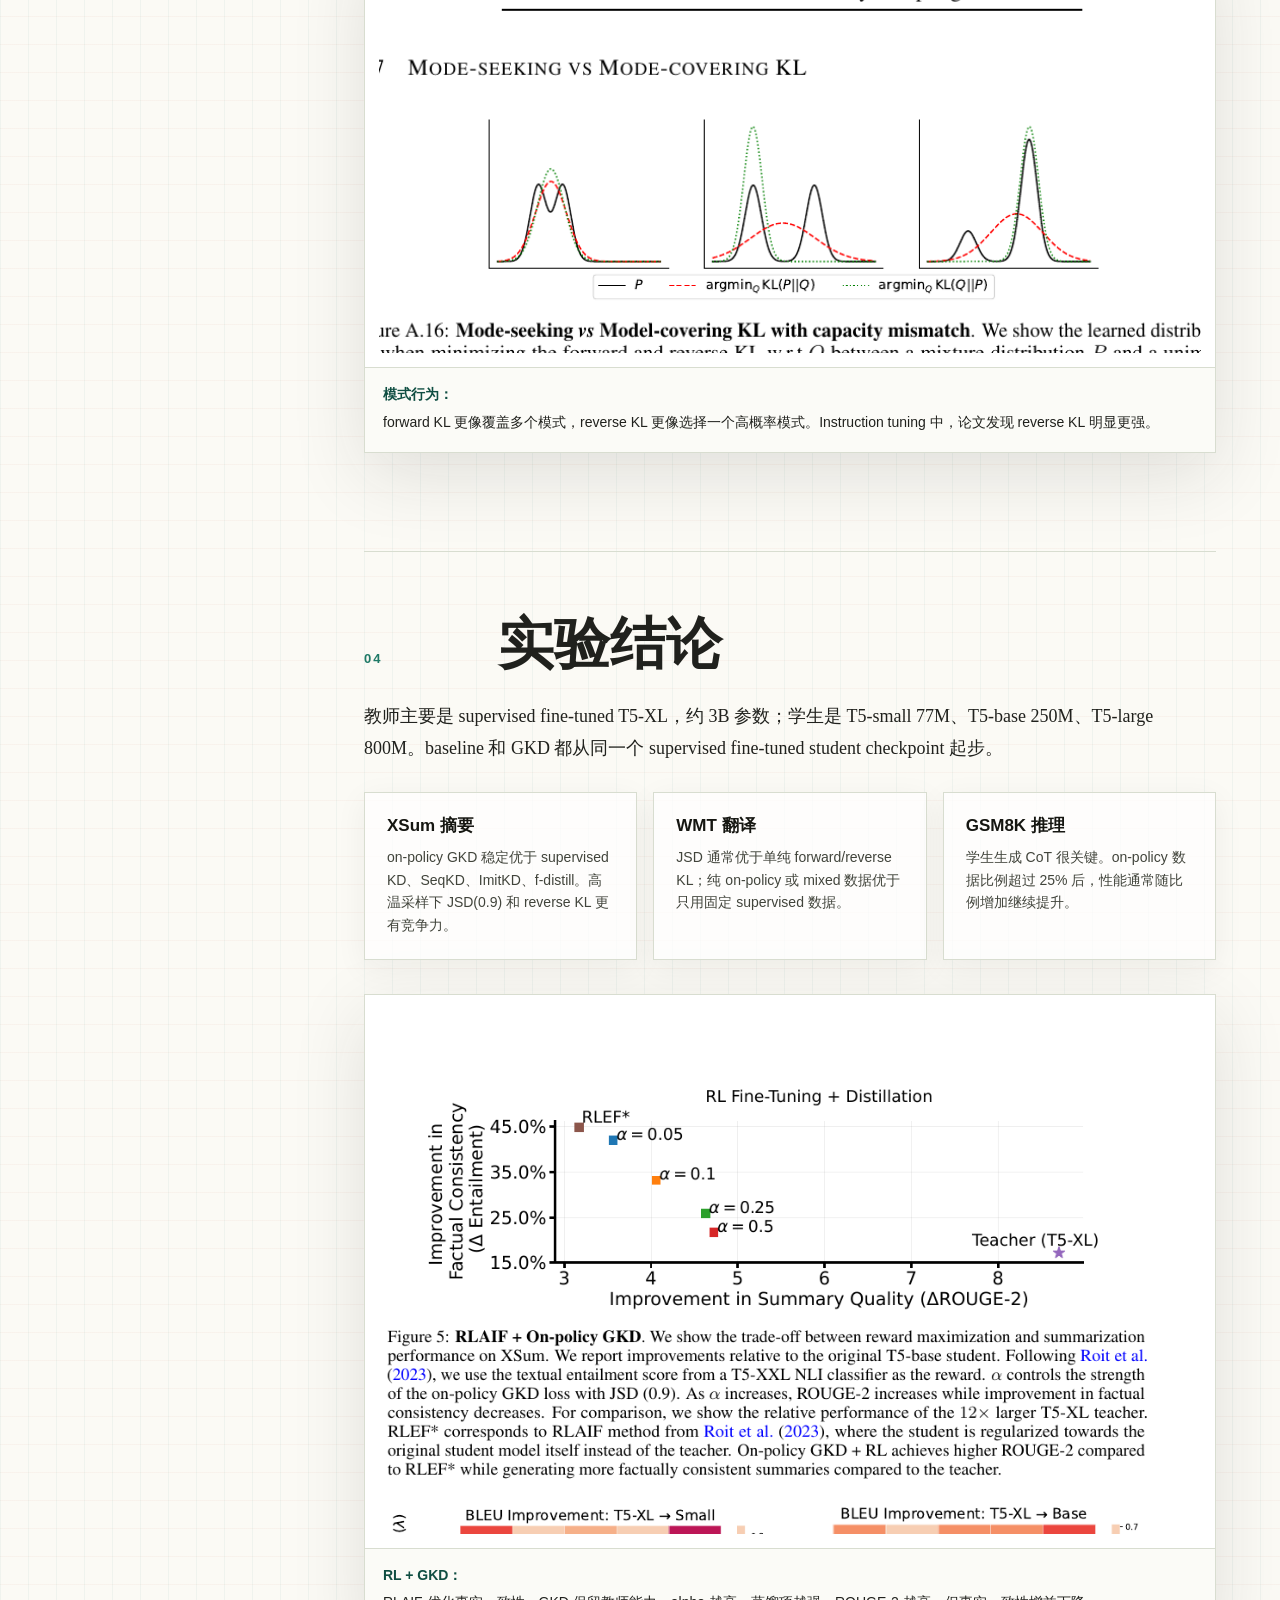
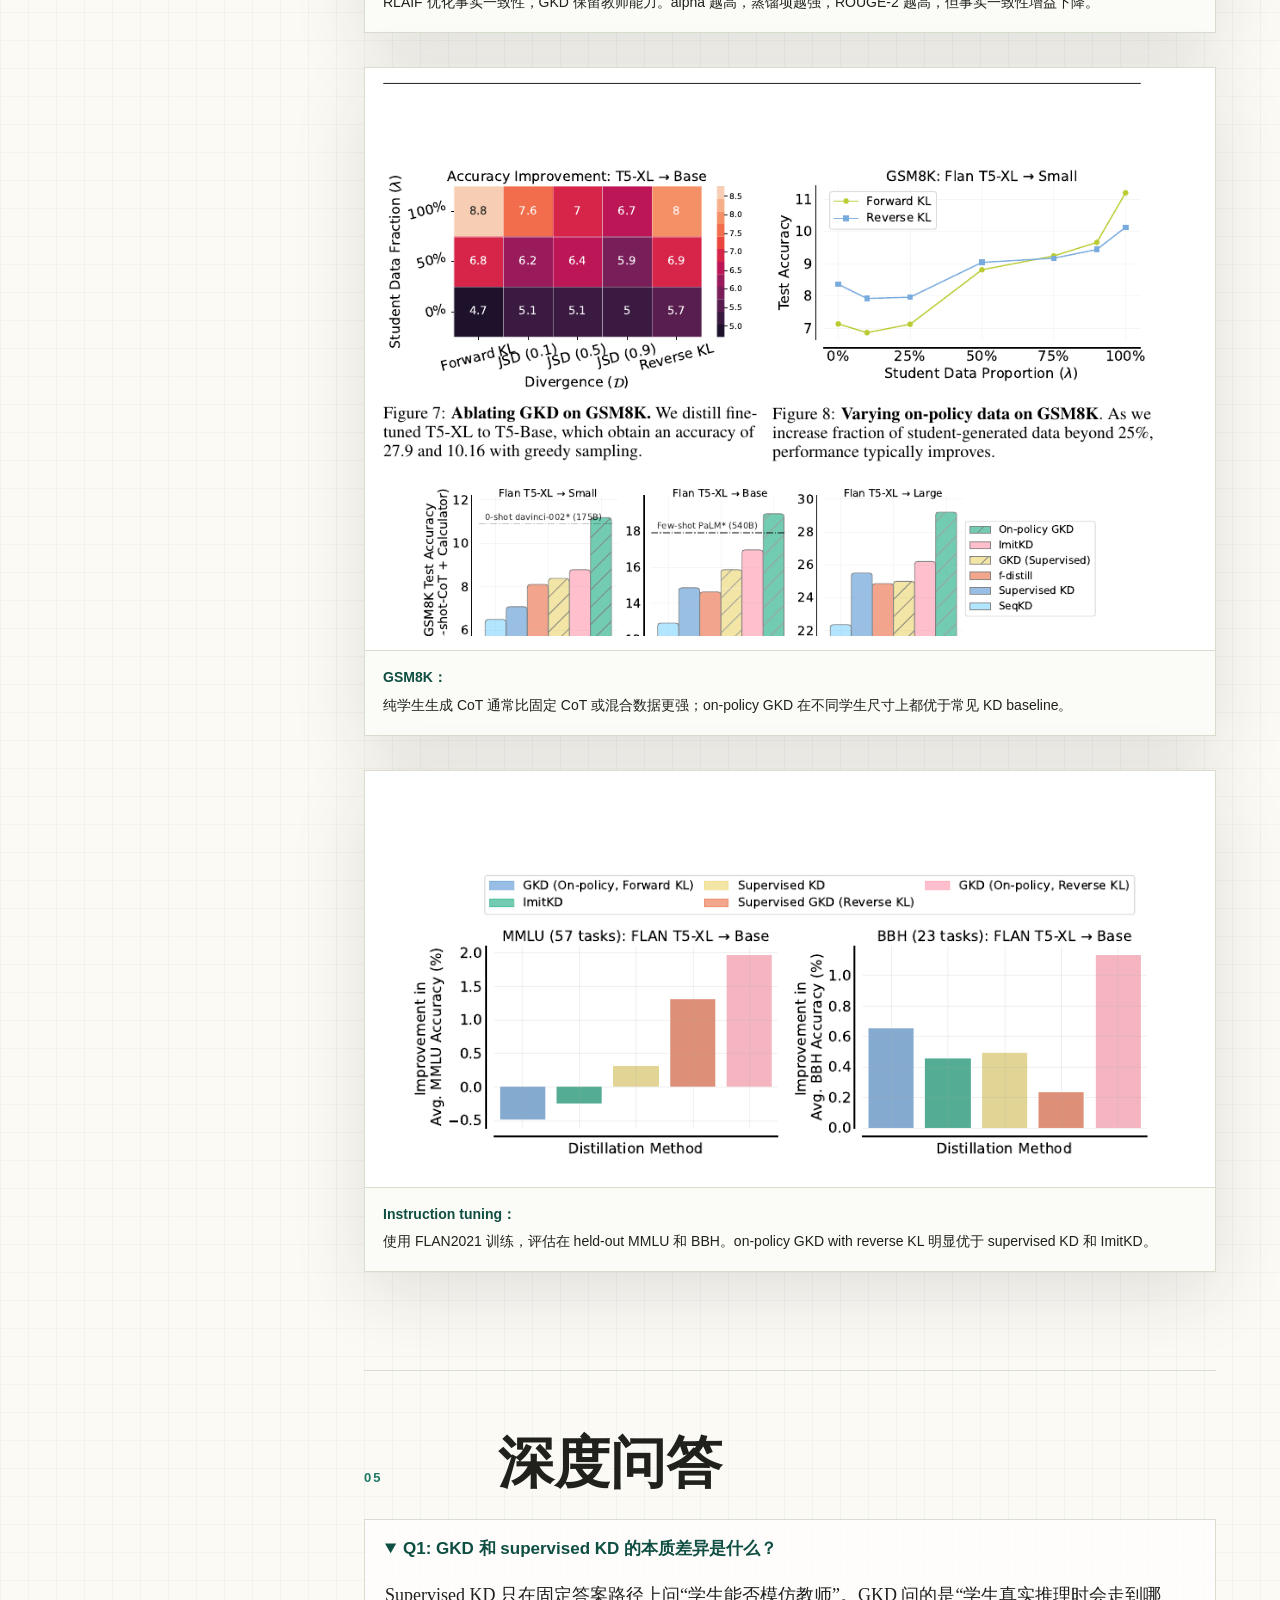
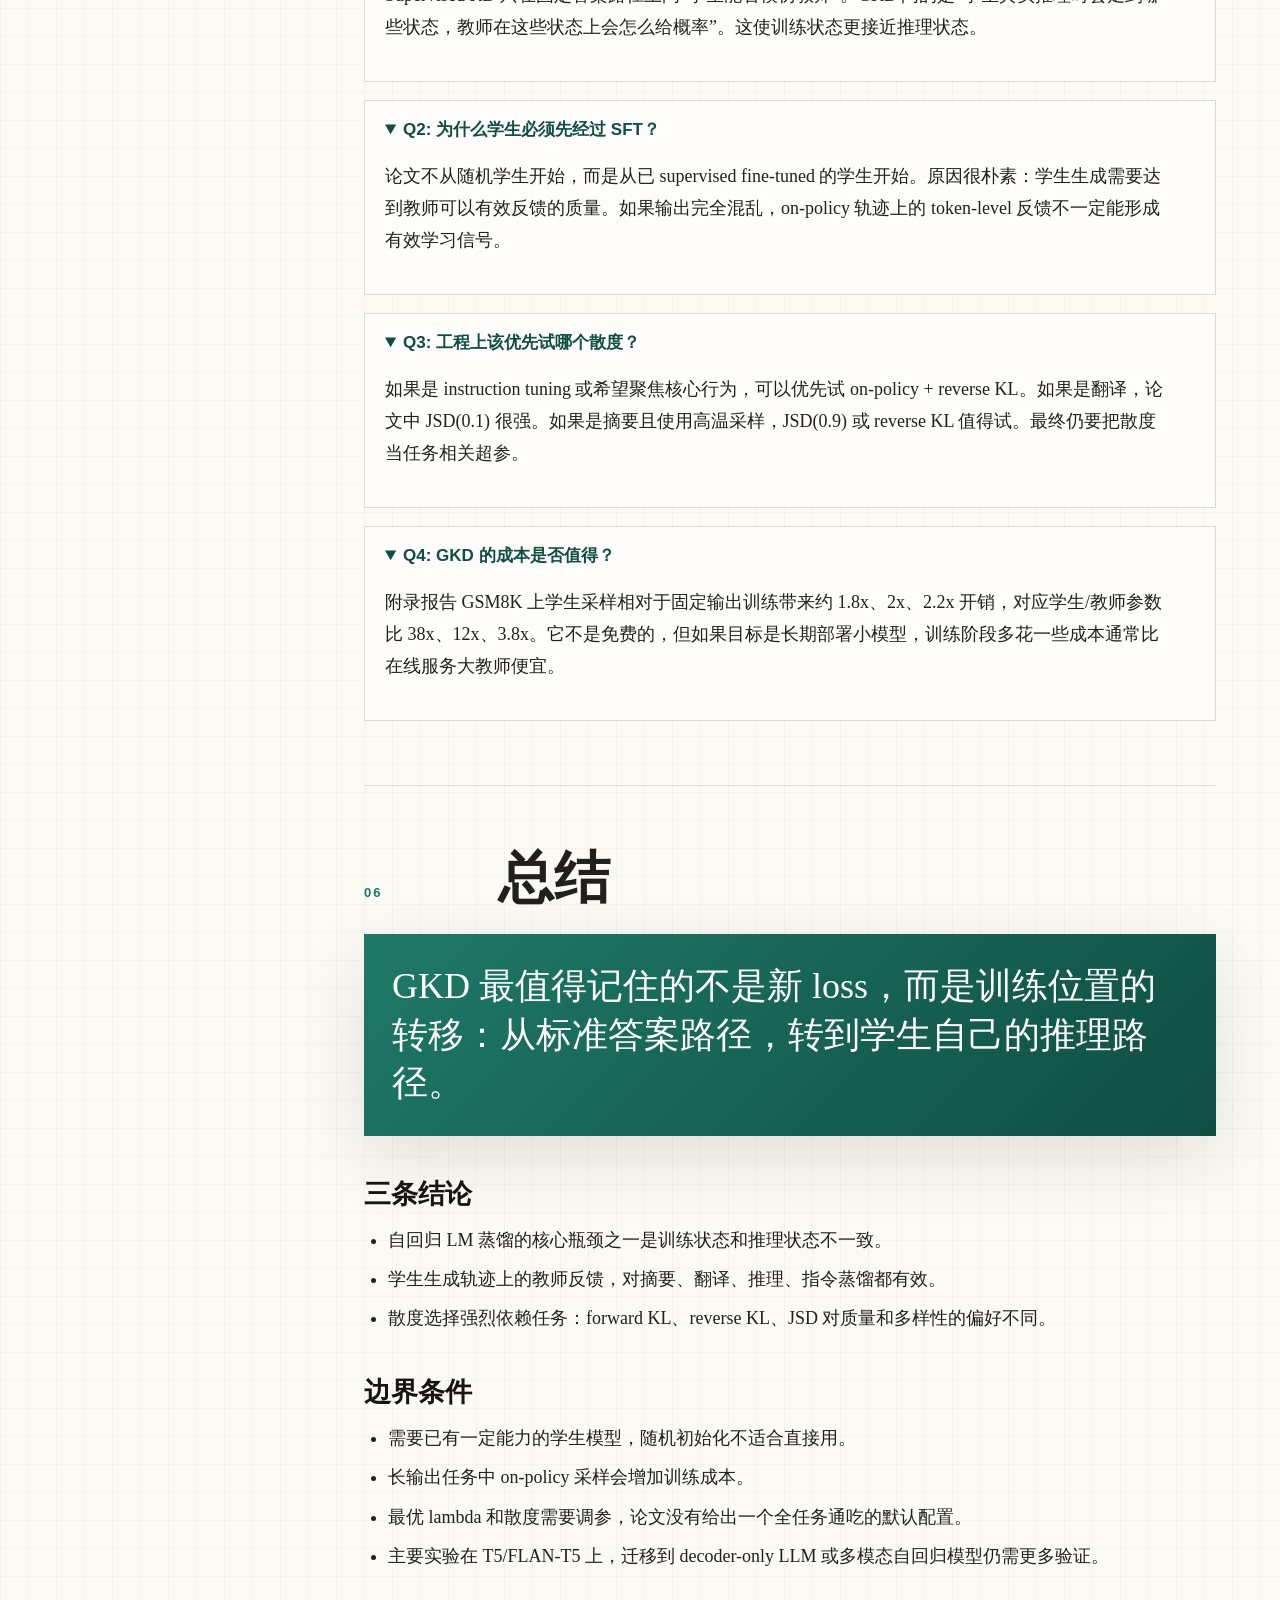
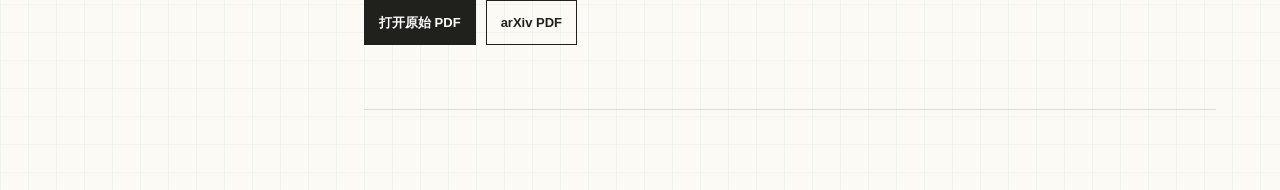
<file: on-policy-gkd/index.html>
<!doctype html>
<html lang="zh-CN">
<head>
  <meta charset="utf-8">
  <meta name="viewport" content="width=device-width, initial-scale=1">
  <title>On-Policy GKD 论文精读</title>
  <link rel="icon" href="data:image/svg+xml,%3Csvg xmlns='http://www.w3.org/2000/svg' viewBox='0 0 64 64'%3E%3Crect width='64' height='64' fill='%2320211d'/%3E%3Ctext x='32' y='39' text-anchor='middle' font-size='20' font-family='Arial' fill='%23fbfaf5'%3EG%3C/text%3E%3C/svg%3E">
  <style>
    :root {
      --paper: #fbfaf5;
      --paper-2: #f1f7f1;
      --ink: #20211d;
      --muted: #666b61;
      --line: #d8ddd0;
      --green: #1f7a67;
      --green-dark: #0f4e42;
      --rust: #bf563a;
      --amber: #d6a72f;
      --blue: #4d77a6;
      --shadow: 0 22px 70px rgba(32, 33, 29, .12);
      --mono: "SFMono-Regular", "Cascadia Mono", "Liberation Mono", monospace;
      --serif: "Iowan Old Style", "Palatino Linotype", "Songti SC", "Noto Serif CJK SC", Georgia, serif;
      --sans: "Avenir Next", "Gill Sans", "Trebuchet MS", "Microsoft YaHei", sans-serif;
    }

    * {
      box-sizing: border-box;
    }

    html {
      scroll-behavior: smooth;
    }

    body {
      margin: 0;
      color: var(--ink);
      background:
        linear-gradient(90deg, rgba(31, 122, 103, .05) 1px, transparent 1px) 0 0 / 28px 28px,
        linear-gradient(180deg, rgba(191, 86, 58, .045) 1px, transparent 1px) 0 0 / 28px 28px,
        var(--paper);
      font-family: var(--serif);
      line-height: 1.78;
    }

    a {
      color: var(--green-dark);
      text-decoration-thickness: 1px;
      text-underline-offset: 4px;
    }

    img {
      display: block;
      max-width: 100%;
      height: auto;
    }

    .progress {
      position: fixed;
      z-index: 20;
      top: 0;
      left: 0;
      width: 100%;
      height: 5px;
      background: rgba(32, 33, 29, .08);
    }

    .progress span {
      display: block;
      width: 0%;
      height: 100%;
      background: linear-gradient(90deg, var(--green), var(--rust), var(--amber));
    }

    .layout {
      display: grid;
      grid-template-columns: minmax(220px, 300px) minmax(0, 1fr);
      min-height: 100vh;
    }

    .rail {
      position: sticky;
      top: 0;
      height: 100vh;
      overflow: auto;
      padding: 32px 24px 24px;
      border-right: 1px solid var(--line);
      background:
        radial-gradient(circle at 15% 10%, rgba(31, 122, 103, .12), transparent 28%),
        radial-gradient(circle at 95% 80%, rgba(214, 167, 47, .11), transparent 32%),
        rgba(251, 250, 245, .86);
      backdrop-filter: blur(12px);
    }

    .mark {
      display: grid;
      place-items: center;
      width: 56px;
      height: 56px;
      margin-bottom: 22px;
      border: 2px solid var(--ink);
      border-radius: 50%;
      color: var(--paper);
      background: var(--ink);
      font-family: var(--sans);
      font-weight: 800;
      letter-spacing: .04em;
    }

    .rail h2 {
      margin: 0 0 8px;
      font-family: var(--sans);
      font-size: 18px;
      line-height: 1.25;
      letter-spacing: 0;
    }

    .rail .sub {
      margin: 0 0 24px;
      color: var(--muted);
      font-family: var(--sans);
      font-size: 13px;
      line-height: 1.5;
    }

    .toc {
      display: grid;
      gap: 4px;
      margin: 26px 0;
      padding: 0;
      list-style: none;
    }

    .toc a {
      display: block;
      padding: 9px 11px;
      border-left: 3px solid transparent;
      color: var(--muted);
      font-family: var(--sans);
      font-size: 13px;
      line-height: 1.2;
      text-decoration: none;
    }

    .toc a:hover,
    .toc a.active {
      border-color: var(--green);
      color: var(--ink);
      background: rgba(31, 122, 103, .08);
    }

    .rail-card {
      margin-top: 22px;
      padding: 16px;
      border: 1px solid var(--line);
      background: rgba(255, 255, 255, .56);
      font-family: var(--sans);
      font-size: 12px;
      line-height: 1.55;
    }

    .rail-card b {
      display: block;
      margin-bottom: 6px;
      color: var(--green-dark);
      text-transform: uppercase;
      letter-spacing: .08em;
    }

    main {
      min-width: 0;
      padding: 42px clamp(22px, 5vw, 72px) 80px;
    }

    .hero {
      position: relative;
      display: grid;
      grid-template-columns: minmax(0, 1.15fr) minmax(280px, .85fr);
      gap: clamp(28px, 4vw, 56px);
      align-items: end;
      min-height: 82vh;
      padding-bottom: 44px;
      border-bottom: 1px solid var(--line);
    }

    .kicker {
      margin: 0 0 18px;
      color: var(--rust);
      font-family: var(--sans);
      font-size: 13px;
      font-weight: 800;
      letter-spacing: .18em;
      text-transform: uppercase;
    }

    h1 {
      max-width: 980px;
      margin: 0;
      font-size: clamp(44px, 8vw, 108px);
      line-height: .94;
      letter-spacing: 0;
      font-weight: 800;
    }

    .dek {
      max-width: 760px;
      margin: 28px 0 0;
      color: #373932;
      font-size: clamp(19px, 2.1vw, 26px);
      line-height: 1.55;
    }

    .hero-figure {
      align-self: stretch;
      display: grid;
      align-content: end;
      gap: 14px;
    }

    .figure-shell {
      overflow: hidden;
      border: 1px solid var(--line);
      background: white;
      box-shadow: var(--shadow);
    }

    .figure-shell img {
      width: 100%;
      background: white;
    }

    .caption {
      margin: 0;
      color: var(--muted);
      font-family: var(--sans);
      font-size: 13px;
      line-height: 1.55;
    }

    .meta-strip {
      display: flex;
      flex-wrap: wrap;
      gap: 8px;
      margin-top: 30px;
    }

    .pill {
      display: inline-flex;
      align-items: center;
      min-height: 32px;
      padding: 6px 10px;
      border: 1px solid var(--line);
      background: rgba(255, 255, 255, .68);
      color: #30322c;
      font-family: var(--sans);
      font-size: 12px;
      font-weight: 700;
      line-height: 1.2;
    }

    .content {
      max-width: 1160px;
      margin: 0 auto;
    }

    section {
      scroll-margin-top: 24px;
      padding: 64px 0;
      border-bottom: 1px solid var(--line);
    }

    .section-head {
      display: grid;
      grid-template-columns: 110px minmax(0, 1fr);
      gap: 24px;
      align-items: baseline;
      margin-bottom: 28px;
    }

    .section-no {
      color: var(--green);
      font-family: var(--sans);
      font-size: 13px;
      font-weight: 900;
      letter-spacing: .16em;
      text-transform: uppercase;
    }

    h2 {
      margin: 0;
      font-size: clamp(28px, 4.6vw, 56px);
      line-height: 1;
      letter-spacing: 0;
    }

    h3 {
      margin: 42px 0 14px;
      color: #151611;
      font-family: var(--sans);
      font-size: clamp(20px, 2.1vw, 30px);
      line-height: 1.2;
      letter-spacing: 0;
    }

    p {
      max-width: 820px;
      margin: 0 0 18px;
      font-size: 18px;
    }

    .lead {
      max-width: 900px;
      font-size: clamp(20px, 2.4vw, 29px);
      line-height: 1.55;
    }

    .two-col {
      display: grid;
      grid-template-columns: repeat(2, minmax(0, 1fr));
      gap: 22px;
      margin-top: 24px;
    }

    .cards {
      display: grid;
      grid-template-columns: repeat(3, minmax(0, 1fr));
      gap: 16px;
      margin: 28px 0;
    }

    .card {
      padding: 22px;
      border: 1px solid var(--line);
      background: rgba(255, 255, 255, .72);
      box-shadow: 0 8px 30px rgba(32, 33, 29, .06);
    }

    .card h3,
    .card h4 {
      margin: 0 0 10px;
      font-family: var(--sans);
      font-size: 17px;
      line-height: 1.25;
    }

    .card p,
    .card li {
      color: #41443b;
      font-family: var(--sans);
      font-size: 14px;
      line-height: 1.62;
    }

    .card p {
      margin-bottom: 0;
    }

    .card.accent {
      background: var(--green-dark);
      color: white;
    }

    .card.accent p,
    .card.accent li {
      color: rgba(255, 255, 255, .88);
    }

    ul,
    ol {
      max-width: 850px;
      margin: 14px 0 22px;
      padding-left: 24px;
      font-size: 18px;
    }

    li {
      margin: 7px 0;
    }

    .formula {
      max-width: 900px;
      margin: 22px 0;
      padding: 18px 20px;
      border-left: 5px solid var(--green);
      background: #11140f;
      color: #f7f7ef;
      font-family: var(--mono);
      font-size: 15px;
      line-height: 1.7;
      overflow-x: auto;
      white-space: pre;
    }

    .callout {
      max-width: 900px;
      margin: 28px 0;
      padding: 22px 24px;
      border: 1px solid rgba(191, 86, 58, .32);
      background: rgba(191, 86, 58, .08);
    }

    .callout strong {
      color: var(--rust);
      font-family: var(--sans);
    }

    .figure-block {
      margin: 34px 0;
      border: 1px solid var(--line);
      background: white;
      box-shadow: var(--shadow);
    }

    .figure-block img {
      width: 100%;
      padding: 14px;
      background: white;
    }

    .figure-note {
      display: grid;
      gap: 6px;
      padding: 16px 18px 18px;
      border-top: 1px solid var(--line);
      background: #fbfbf7;
      font-family: var(--sans);
      font-size: 14px;
      line-height: 1.55;
    }

    .figure-note b {
      color: var(--green-dark);
    }

    .algorithm {
      display: grid;
      grid-template-columns: minmax(0, 1fr) minmax(260px, 360px);
      gap: 20px;
      align-items: stretch;
      margin-top: 24px;
    }

    .step-list {
      counter-reset: steps;
      display: grid;
      gap: 12px;
      margin: 0;
      padding: 0;
      list-style: none;
    }

    .step-list li {
      counter-increment: steps;
      position: relative;
      margin: 0;
      padding: 16px 16px 16px 54px;
      border: 1px solid var(--line);
      background: rgba(255, 255, 255, .72);
      font-family: var(--sans);
      font-size: 14px;
      line-height: 1.55;
    }

    .step-list li::before {
      content: counter(steps);
      position: absolute;
      top: 15px;
      left: 16px;
      display: grid;
      place-items: center;
      width: 26px;
      height: 26px;
      border-radius: 50%;
      color: white;
      background: var(--green);
      font-weight: 900;
    }

    .matrix {
      display: grid;
      grid-template-columns: repeat(4, minmax(0, 1fr));
      gap: 1px;
      margin: 28px 0;
      border: 1px solid var(--line);
      background: var(--line);
    }

    .matrix div {
      min-height: 120px;
      padding: 16px;
      background: rgba(255, 255, 255, .8);
      font-family: var(--sans);
      font-size: 14px;
      line-height: 1.55;
    }

    .matrix b {
      display: block;
      margin-bottom: 8px;
      color: var(--green-dark);
      font-size: 15px;
    }

    .qa {
      display: grid;
      gap: 18px;
      margin-top: 28px;
    }

    details {
      border: 1px solid var(--line);
      background: rgba(255, 255, 255, .74);
    }

    summary {
      cursor: pointer;
      padding: 18px 20px;
      color: var(--green-dark);
      font-family: var(--sans);
      font-size: 17px;
      font-weight: 800;
      line-height: 1.35;
    }

    details p {
      padding: 0 20px 20px;
      font-family: var(--serif);
    }

    .quote {
      max-width: 900px;
      margin: 28px 0;
      padding: 28px;
      color: white;
      background:
        linear-gradient(135deg, rgba(31, 122, 103, .98), rgba(15, 78, 66, .98)),
        var(--green-dark);
      box-shadow: var(--shadow);
    }

    .quote p {
      margin: 0;
      font-size: clamp(22px, 3vw, 36px);
      line-height: 1.35;
    }

    .foot-links {
      display: flex;
      flex-wrap: wrap;
      gap: 10px;
      margin-top: 28px;
    }

    .button {
      display: inline-flex;
      align-items: center;
      min-height: 42px;
      padding: 10px 14px;
      border: 1px solid var(--ink);
      color: var(--ink);
      background: transparent;
      font-family: var(--sans);
      font-size: 13px;
      font-weight: 800;
      text-decoration: none;
    }

    .button.primary {
      color: white;
      background: var(--ink);
    }

    @media (max-width: 980px) {
      .layout {
        display: block;
      }

      .rail {
        position: relative;
        height: auto;
        padding: 20px;
        border-right: 0;
        border-bottom: 1px solid var(--line);
      }

      .toc {
        display: flex;
        overflow-x: auto;
        gap: 8px;
        margin: 14px 0 0;
        padding-bottom: 4px;
      }

      .toc a {
        white-space: nowrap;
        border: 1px solid var(--line);
        border-left: 1px solid var(--line);
        background: rgba(255, 255, 255, .7);
      }

      .rail-card {
        display: none;
      }

      main {
        padding: 24px 18px 64px;
      }

      .hero {
        grid-template-columns: 1fr;
        min-height: auto;
        padding-top: 20px;
      }

      .section-head {
        grid-template-columns: 1fr;
        gap: 8px;
      }

      .cards,
      .two-col,
      .algorithm,
      .matrix {
        grid-template-columns: 1fr;
      }

      .matrix div {
        min-height: 0;
      }
    }

    @media print {
      .progress,
      .rail {
        display: none;
      }

      .layout {
        display: block;
      }

      body {
        background: white;
      }

      main {
        padding: 0;
      }

      section {
        break-inside: avoid;
      }
    }
  </style>
</head>
<body>
  <div class="progress" aria-hidden="true"><span id="progressBar"></span></div>
  <div class="layout">
    <aside class="rail">
      <div class="mark">GKD</div>
      <h2>On-Policy Distillation</h2>
      <p class="sub">Learning from Self-Generated Mistakes<br>ICLR 2024 精读笔记</p>
      <nav aria-label="章节目录">
        <ul class="toc">
          <li><a href="#tldr">TL;DR</a></li>
          <li><a href="#motivation">背景动机</a></li>
          <li><a href="#method">核心方法</a></li>
          <li><a href="#divergence">散度选择</a></li>
          <li><a href="#experiments">实验结论</a></li>
          <li><a href="#qa">深度问答</a></li>
          <li><a href="#summary">总结</a></li>
        </ul>
      </nav>
      <div class="rail-card">
        <b>阅读提示</b>
        先看 TL;DR 和方法公式，再看 Figure 4 的质量-多样性权衡。理解 GKD 的关键不是“又一个 KD loss”，而是训练状态从固定答案切换到学生自己的轨迹。
      </div>
    </aside>

    <main>
      <article class="content">
        <header class="hero">
          <div>
            <p class="kicker">Paper Reading Note</p>
            <h1>让学生在自己的错误里学习</h1>
            <p class="dek">这篇论文把语言模型蒸馏重新解释为 imitation learning：学生先生成答案，教师再在学生真实访问的前缀状态上给 token-level 反馈。GKD 的力量来自这个小小的位置移动。</p>
            <div class="meta-strip">
              <span class="pill">ICLR 2024</span>
              <span class="pill">Google DeepMind / Mila / Toronto</span>
              <span class="pill">约 18 分钟</span>
              <span class="pill">难度 ★★★★</span>
              <span class="pill">KD · KL/JSD · RLHF</span>
            </div>
          </div>
          <div class="hero-figure">
            <div class="figure-shell">
              <img src="assets/fig1_result_overview.png" alt="GKD 在 XSum、WMT、GSM8K 上的主结果">
            </div>
            <p class="caption">Figure 1: on-policy GKD 在摘要、翻译、数学推理三个任务上，对不同学生模型尺寸都带来更大蒸馏增益。</p>
          </div>
        </header>

        <section id="tldr">
          <div class="section-head">
            <div class="section-no">00</div>
            <h2>TL;DR</h2>
          </div>
          <p class="lead">传统 KD 在固定答案序列上训练学生，但自回归推理时，学生会沿着自己生成的前缀继续预测。一旦早期 token 偏离训练集，后续状态也偏离，教师从未在这些状态上给过反馈。</p>
          <p>Generalized Knowledge Distillation (GKD) 的做法是：让学生生成输出，再让教师在这些学生生成的前缀上提供 token-level 分布。它还把数据来源和散度函数都参数化，既能覆盖 supervised KD，也能得到纯 on-policy KD。</p>
          <div class="cards">
            <div class="card accent">
              <h3>一句话直觉</h3>
              <p>不要只让学生看标准答案，要让它把自己的草稿交给老师批改。</p>
            </div>
            <div class="card">
              <h3>关键变量</h3>
              <p><b>lambda</b> 控制学生生成数据比例；<b>D</b> 控制教师-学生分布之间的散度。</p>
            </div>
            <div class="card">
              <h3>主结论</h3>
              <p>on-policy 数据普遍有用；最佳散度依任务而变，不能一概默认 forward KL。</p>
            </div>
          </div>
        </section>

        <section id="motivation">
          <div class="section-head">
            <div class="section-no">01</div>
            <h2>背景动机</h2>
          </div>
          <p>语言模型蒸馏的目标是把大教师模型的能力压缩到小学生模型中。常见方法包括 supervised fine-tuning、sequence-level KD 和 supervised KD：前两者让学生拟合固定答案，后者让学生在固定答案路径上匹配教师 token 分布。</p>
          <div class="callout"><strong>问题卡住的地方：</strong>这些固定路径不等于学生部署时会访问的路径。自回归模型第 n 步取决于前 n-1 个 token，早期一个小偏差会把后续状态带到训练分布外。</div>
          <p>论文借用了 imitation learning 的视角。只学习专家轨迹的 learner 部署后会进入自己的状态分布，遇到专家没标注过的状态。GKD 则让学生主动暴露自己的轨迹，教师在这些轨迹上作为 interactive expert 给反馈。</p>
          <div class="matrix" aria-label="蒸馏方法对比">
            <div><b>Supervised FT</b>拟合人工标注答案，不需要教师概率，但信号只来自 ground truth。</div>
            <div><b>SeqKD</b>先让教师生成固定答案，再让学生学习，教师生成成本高且路径固定。</div>
            <div><b>Supervised KD</b>在固定答案路径上匹配教师 token-level 分布，信号丰富但仍有 exposure bias。</div>
            <div><b>GKD</b>让学生生成路径，再请教师标注这些路径，更贴近推理状态。</div>
          </div>
        </section>

        <section id="method">
          <div class="section-head">
            <div class="section-no">02</div>
            <h2>核心方法</h2>
          </div>
          <p>设输入为 x，输出序列为 y，教师为 pT，学生为 pS(theta)。自回归模型在前缀 y&lt;n 和输入 x 下预测下一个 token 分布。</p>
          <pre class="formula">D(pT || pS_theta)(y | x)
  = (1 / Ly) * sum_{n=1}^{Ly}
      D( pT(. | y&lt;n, x) || pS_theta(. | y&lt;n, x) )</pre>
          <p>这里的散度不是只看最终答案，而是对序列中每个前缀状态计算教师和学生的分布差异。GKD 的总目标把固定数据和学生生成数据混合起来：</p>
          <pre class="formula">L_GKD(theta)
  = (1 - lambda) * E_{(x,y)~(X,Y)} [ D(pT || pS_theta)(y | x) ]
    + lambda * E_{x~X} E_{y~pS(.|x)}
      [ D(pT || pS_theta)(y | x) ]</pre>
          <div class="algorithm">
            <ol class="step-list">
              <li>每个训练 step 抽一个随机数 u。</li>
              <li>如果 u <= lambda，让学生对输入 x 生成输出 y。</li>
              <li>否则，从固定数据集 (X, Y) 采样输入输出对。</li>
              <li>教师在所选序列的每个前缀上给 token-level 概率。</li>
              <li>用选定散度 D 更新学生，但不对采样过程反向传播。</li>
            </ol>
            <div class="figure-block" style="margin:0">
              <img src="assets/alg1_method_gkd.png" alt="GKD Algorithm 1">
              <div class="figure-note"><b>Algorithm 1</b> `lambda = 0` 是 supervised KD，`lambda = 1` 是纯 on-policy GKD，`lambda = 0.5` 接近 mixed imitation distillation。</div>
            </div>
          </div>
          <h3>为什么不穿过采样反传？</h3>
          <p>论文把学生采样看作收集训练状态，而不是 policy gradient。这样训练更像监督学习，方差低，也少了 sequence-level RL 中常见的长度偏置、reward hacking 和高方差稳定化问题。</p>
        </section>

        <section id="divergence">
          <div class="section-head">
            <div class="section-no">03</div>
            <h2>散度选择</h2>
          </div>
          <p>GKD 另一个关键点是：蒸馏不一定只用 forward KL。不同散度带来的质量和多样性偏好不同，尤其当学生容量远小于教师时，这个差异会被放大。</p>
          <div class="two-col">
            <div class="card">
              <h3>Forward KL</h3>
              <p>偏 mode-covering。学生试图覆盖教师分布的支持集，可能更有多样性，但容量不足时容易给低质量 token 分配概率。</p>
            </div>
            <div class="card">
              <h3>Reverse KL</h3>
              <p>偏 mode-seeking。学生集中到教师高概率模式，质量可能更高，但输出多样性会下降。</p>
            </div>
          </div>
          <pre class="formula">D_JSD(beta)(P || Q)
  = beta * D_KL(P || beta P + (1 - beta) Q)
    + (1 - beta) * D_KL(Q || beta P + (1 - beta) Q)</pre>
          <p>JSD(beta) 在 forward KL 和 reverse KL 之间插值。beta 接近 0 时更像 forward KL，接近 1 时更像 reverse KL。</p>
          <div class="figure-block">
            <img src="assets/fig2_4_xsum_tradeoff.png" alt="XSum 上 GKD baseline、数据效率和质量多样性权衡">
            <div class="figure-note">
              <b>XSum 读图：</b>
              on-policy GKD 在 5% 数据上、不使用 ground-truth summaries 的情况下超过完整数据的 supervised KD 和 ImitKD。散度从 forward KL 走向 reverse KL，多样性下降，高温采样下质量常常更高。
            </div>
          </div>
          <div class="figure-block">
            <img src="assets/figA16_mode_kl.png" alt="Forward KL 和 Reverse KL 的模式覆盖与模式寻找示意">
            <div class="figure-note"><b>模式行为：</b>forward KL 更像覆盖多个模式，reverse KL 更像选择一个高概率模式。Instruction tuning 中，论文发现 reverse KL 明显更强。</div>
          </div>
        </section>

        <section id="experiments">
          <div class="section-head">
            <div class="section-no">04</div>
            <h2>实验结论</h2>
          </div>
          <p>教师主要是 supervised fine-tuned T5-XL，约 3B 参数；学生是 T5-small 77M、T5-base 250M、T5-large 800M。baseline 和 GKD 都从同一个 supervised fine-tuned student checkpoint 起步。</p>
          <div class="cards">
            <div class="card"><h3>XSum 摘要</h3><p>on-policy GKD 稳定优于 supervised KD、SeqKD、ImitKD、f-distill。高温采样下 JSD(0.9) 和 reverse KL 更有竞争力。</p></div>
            <div class="card"><h3>WMT 翻译</h3><p>JSD 通常优于单纯 forward/reverse KL；纯 on-policy 或 mixed 数据优于只用固定 supervised 数据。</p></div>
            <div class="card"><h3>GSM8K 推理</h3><p>学生生成 CoT 很关键。on-policy 数据比例超过 25% 后，性能通常随比例增加继续提升。</p></div>
          </div>
          <div class="figure-block">
            <img src="assets/fig5_6_rl_wmt.png" alt="RLAIF 加 GKD 以及 WMT 消融">
            <div class="figure-note">
              <b>RL + GKD：</b>
              RLAIF 优化事实一致性，GKD 保留教师能力。alpha 越高，蒸馏项越强，ROUGE-2 越高，但事实一致性增益下降。
            </div>
          </div>
          <div class="figure-block">
            <img src="assets/fig7_9_gsm8k.png" alt="GSM8K 上 GKD 消融和 baseline 对比">
            <div class="figure-note">
              <b>GSM8K：</b>
              纯学生生成 CoT 通常比固定 CoT 或混合数据更强；on-policy GKD 在不同学生尺寸上都优于常见 KD baseline。
            </div>
          </div>
          <div class="figure-block">
            <img src="assets/fig10_instruction_tuning.png" alt="FLAN instruction tuning 在 MMLU 和 BBH 上的结果">
            <div class="figure-note">
              <b>Instruction tuning：</b>
              使用 FLAN2021 训练，评估在 held-out MMLU 和 BBH。on-policy GKD with reverse KL 明显优于 supervised KD 和 ImitKD。
            </div>
          </div>
        </section>

        <section id="qa">
          <div class="section-head">
            <div class="section-no">05</div>
            <h2>深度问答</h2>
          </div>
          <div class="qa">
            <details open>
              <summary>Q1: GKD 和 supervised KD 的本质差异是什么？</summary>
              <p>Supervised KD 只在固定答案路径上问“学生能否模仿教师”。GKD 问的是“学生真实推理时会走到哪些状态，教师在这些状态上会怎么给概率”。这使训练状态更接近推理状态。</p>
            </details>
            <details open>
              <summary>Q2: 为什么学生必须先经过 SFT？</summary>
              <p>论文不从随机学生开始，而是从已 supervised fine-tuned 的学生开始。原因很朴素：学生生成需要达到教师可以有效反馈的质量。如果输出完全混乱，on-policy 轨迹上的 token-level 反馈不一定能形成有效学习信号。</p>
            </details>
            <details open>
              <summary>Q3: 工程上该优先试哪个散度？</summary>
              <p>如果是 instruction tuning 或希望聚焦核心行为，可以优先试 on-policy + reverse KL。如果是翻译，论文中 JSD(0.1) 很强。如果是摘要且使用高温采样，JSD(0.9) 或 reverse KL 值得试。最终仍要把散度当任务相关超参。</p>
            </details>
            <details open>
              <summary>Q4: GKD 的成本是否值得？</summary>
              <p>附录报告 GSM8K 上学生采样相对于固定输出训练带来约 1.8x、2x、2.2x 开销，对应学生/教师参数比 38x、12x、3.8x。它不是免费的，但如果目标是长期部署小模型，训练阶段多花一些成本通常比在线服务大教师便宜。</p>
            </details>
          </div>
        </section>

        <section id="summary">
          <div class="section-head">
            <div class="section-no">06</div>
            <h2>总结</h2>
          </div>
          <div class="quote">
            <p>GKD 最值得记住的不是新 loss，而是训练位置的转移：从标准答案路径，转到学生自己的推理路径。</p>
          </div>
          <h3>三条结论</h3>
          <ul>
            <li>自回归 LM 蒸馏的核心瓶颈之一是训练状态和推理状态不一致。</li>
            <li>学生生成轨迹上的教师反馈，对摘要、翻译、推理、指令蒸馏都有效。</li>
            <li>散度选择强烈依赖任务：forward KL、reverse KL、JSD 对质量和多样性的偏好不同。</li>
          </ul>
          <h3>边界条件</h3>
          <ul>
            <li>需要已有一定能力的学生模型，随机初始化不适合直接用。</li>
            <li>长输出任务中 on-policy 采样会增加训练成本。</li>
            <li>最优 lambda 和散度需要调参，论文没有给出一个全任务通吃的默认配置。</li>
            <li>主要实验在 T5/FLAN-T5 上，迁移到 decoder-only LLM 或多模态自回归模型仍需更多验证。</li>
          </ul>
          <div class="foot-links">
            <a class="button primary" href="on-policy-gkd-paper.pdf">打开原始 PDF</a>
            <a class="button" href="https://arxiv.org/pdf/2306.13649">arXiv PDF</a>
          </div>
        </section>
      </article>
    </main>
  </div>

  <script>
    const sections = [...document.querySelectorAll("section[id]")];
    const links = [...document.querySelectorAll(".toc a")];
    const progressBar = document.getElementById("progressBar");

    function updateProgress() {
      const scrollTop = window.scrollY || document.documentElement.scrollTop;
      const height = document.documentElement.scrollHeight - window.innerHeight;
      const pct = height > 0 ? Math.min(100, Math.max(0, (scrollTop / height) * 100)) : 0;
      progressBar.style.width = pct + "%";

      let activeId = sections[0]?.id;
      for (const section of sections) {
        if (section.getBoundingClientRect().top <= 140) activeId = section.id;
      }
      links.forEach((link) => {
        link.classList.toggle("active", link.getAttribute("href") === "#" + activeId);
      });
    }

    updateProgress();
    window.addEventListener("scroll", updateProgress, { passive: true });
    window.addEventListener("resize", updateProgress);
  </script>
</body>
</html>
</file>
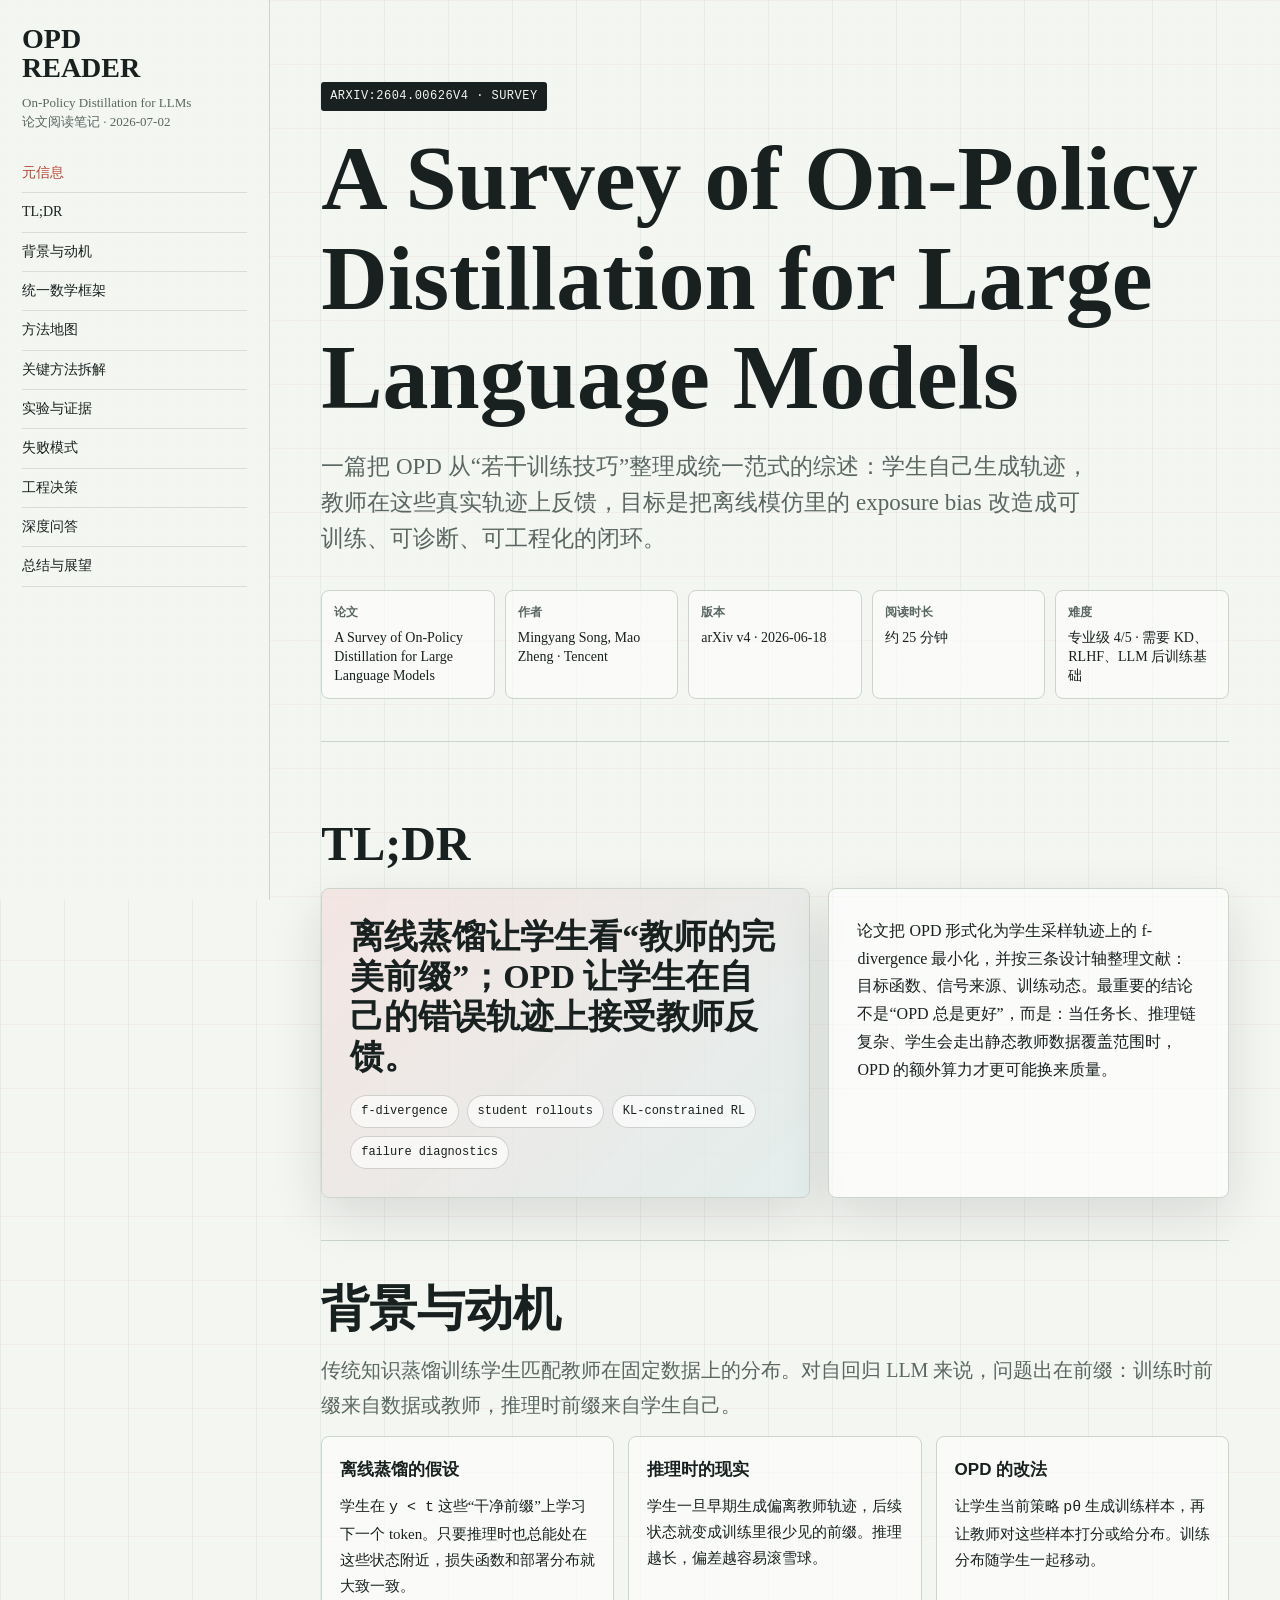
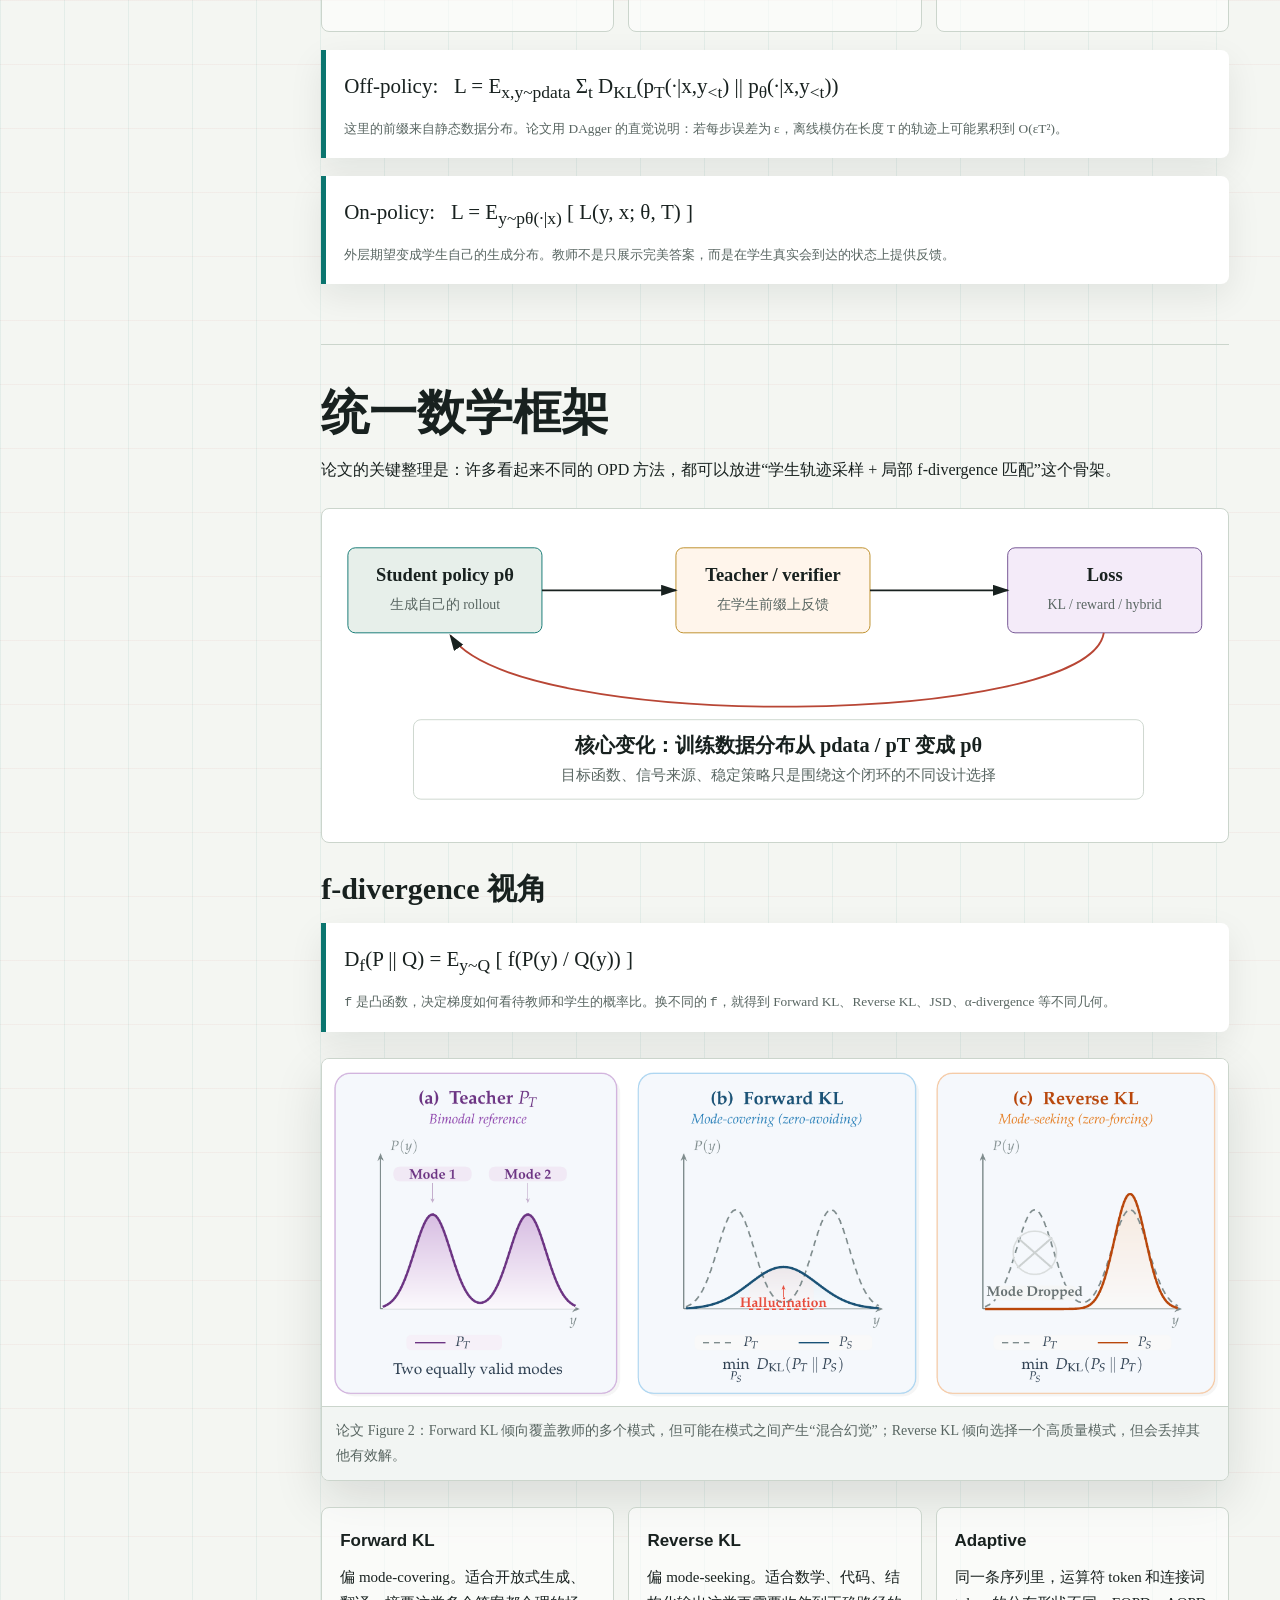
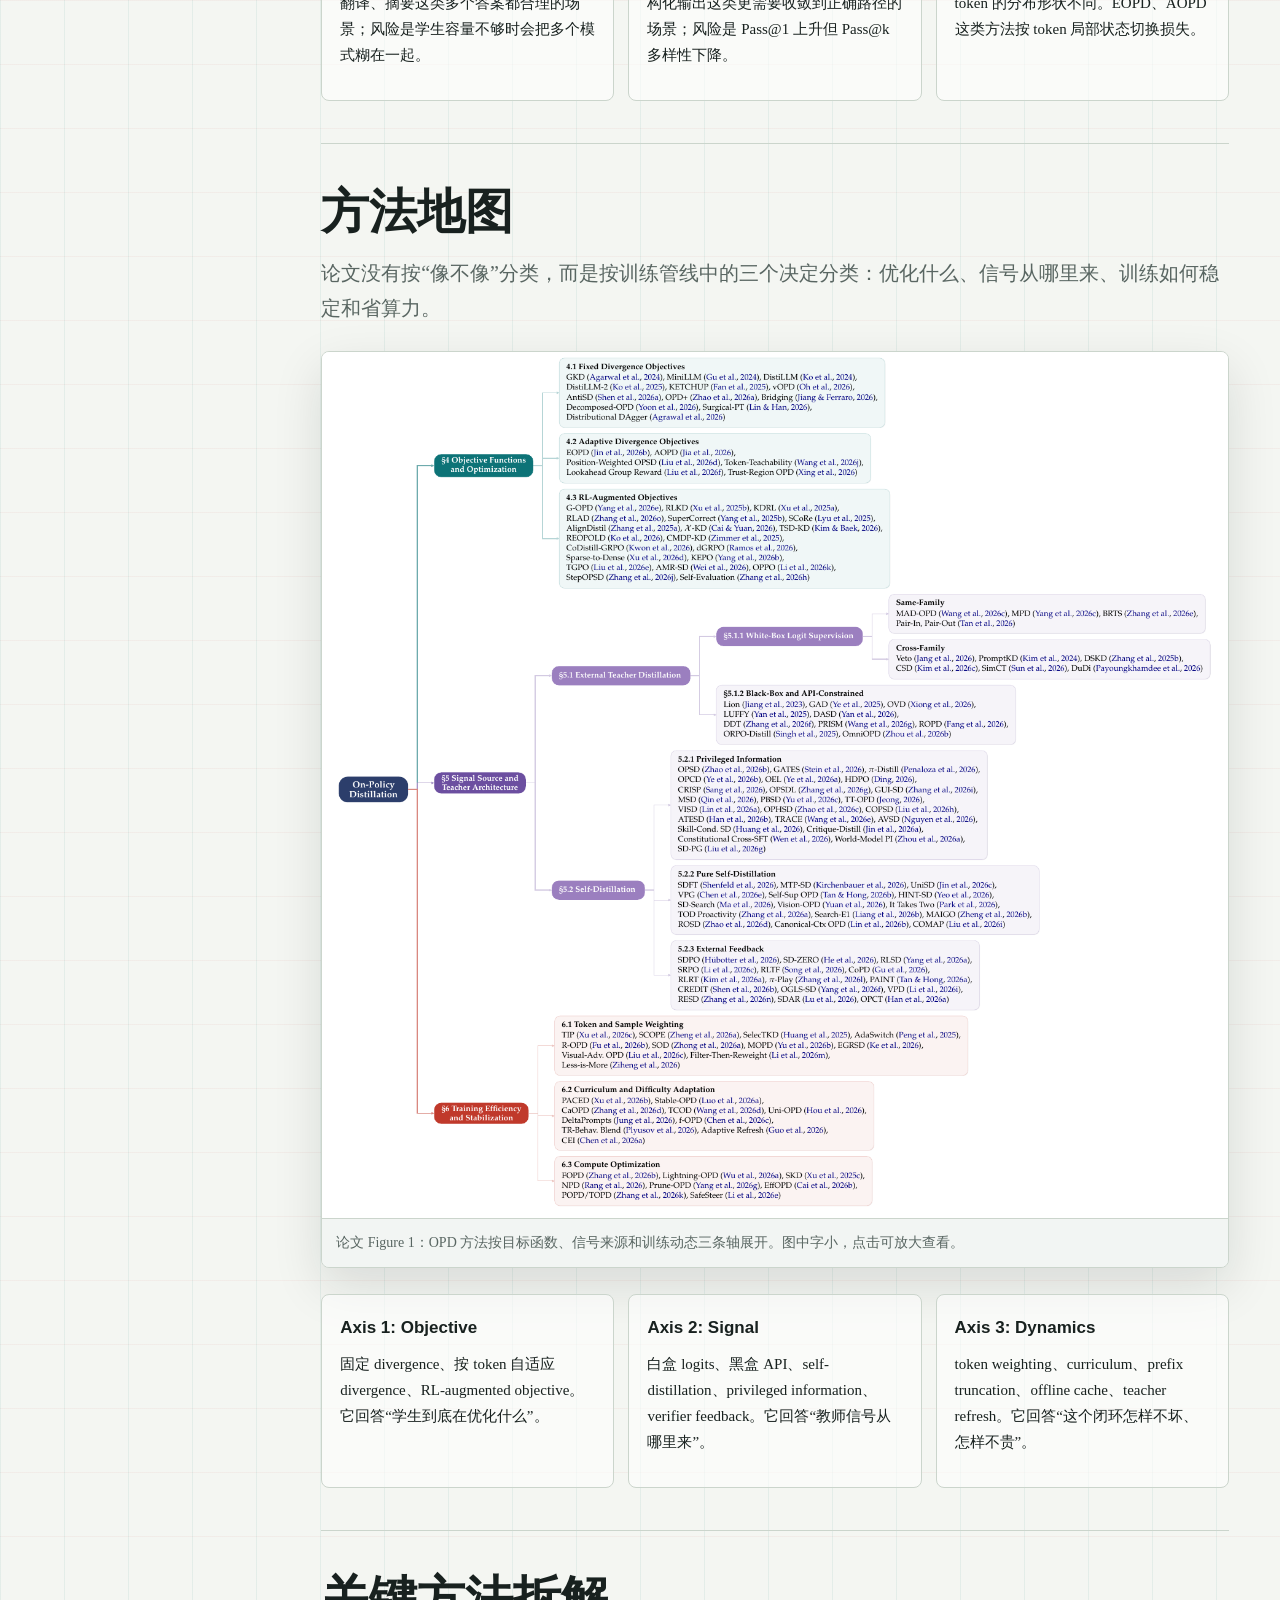
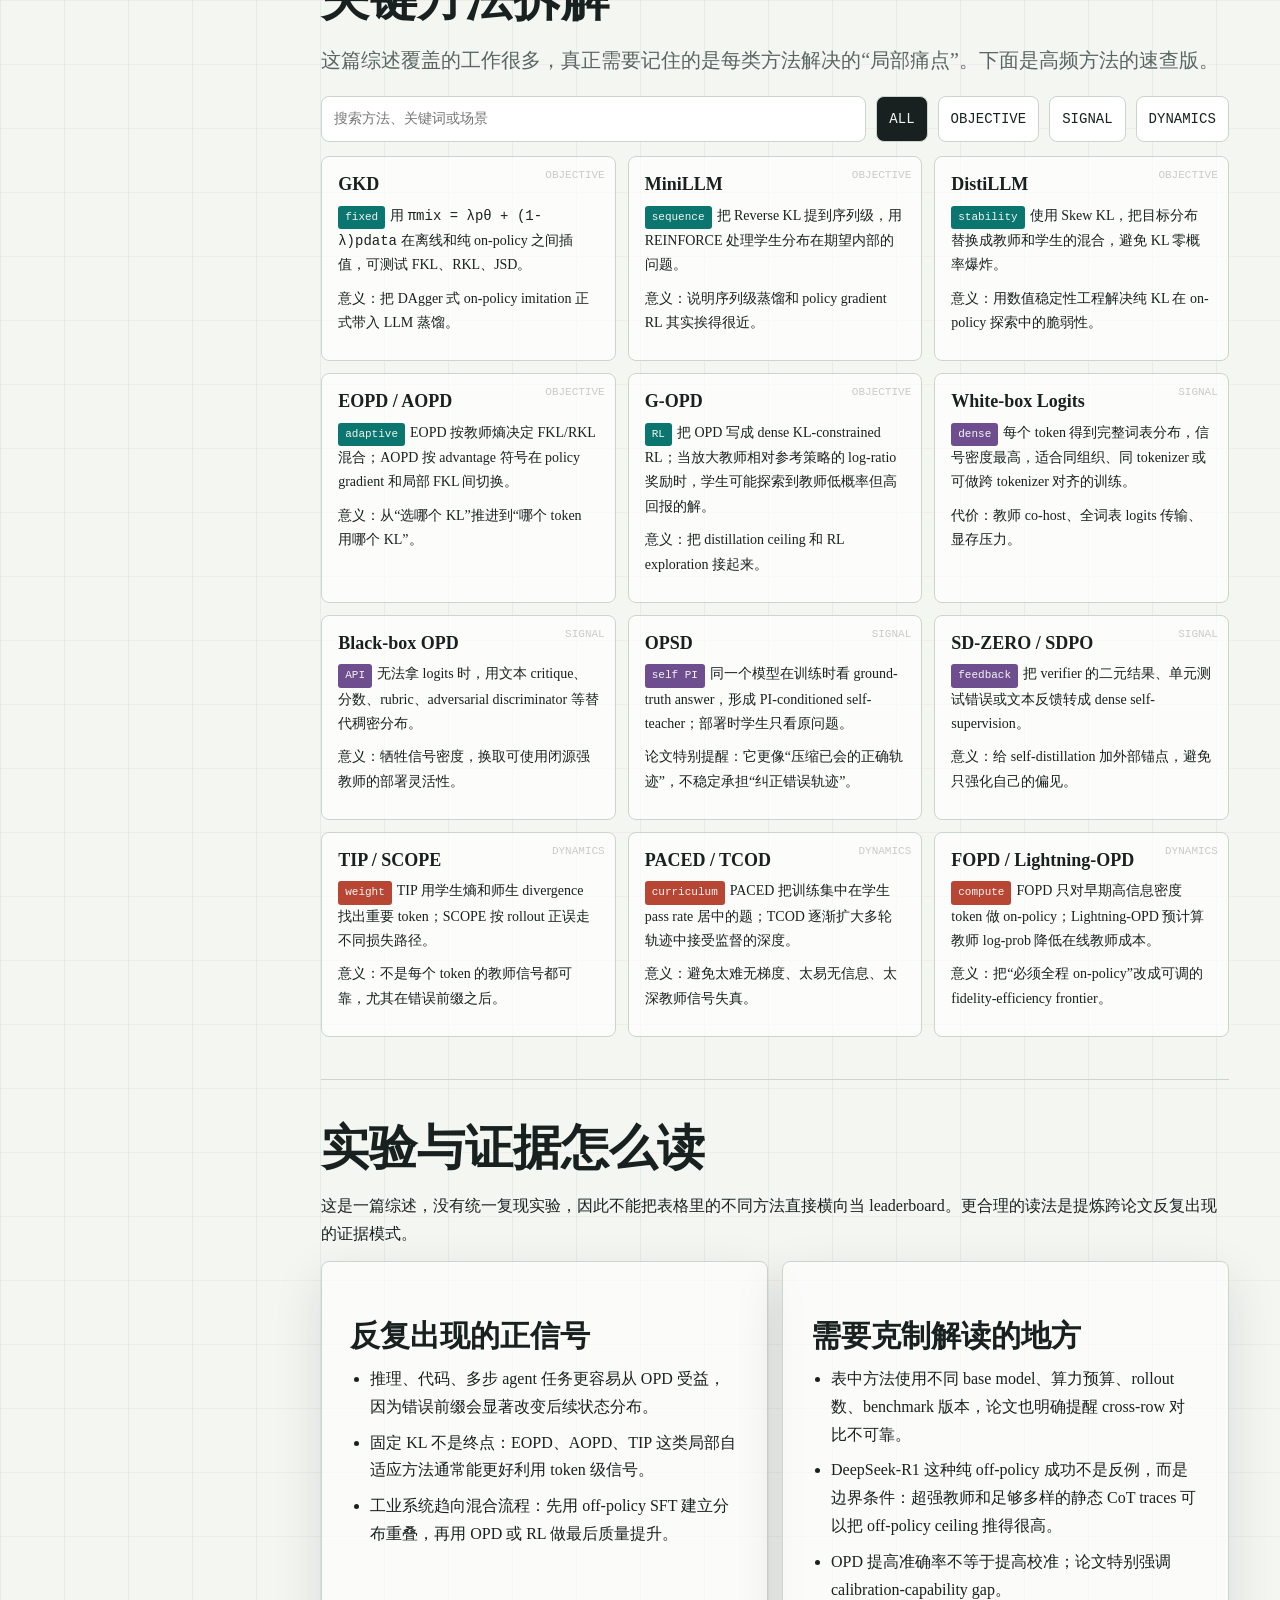
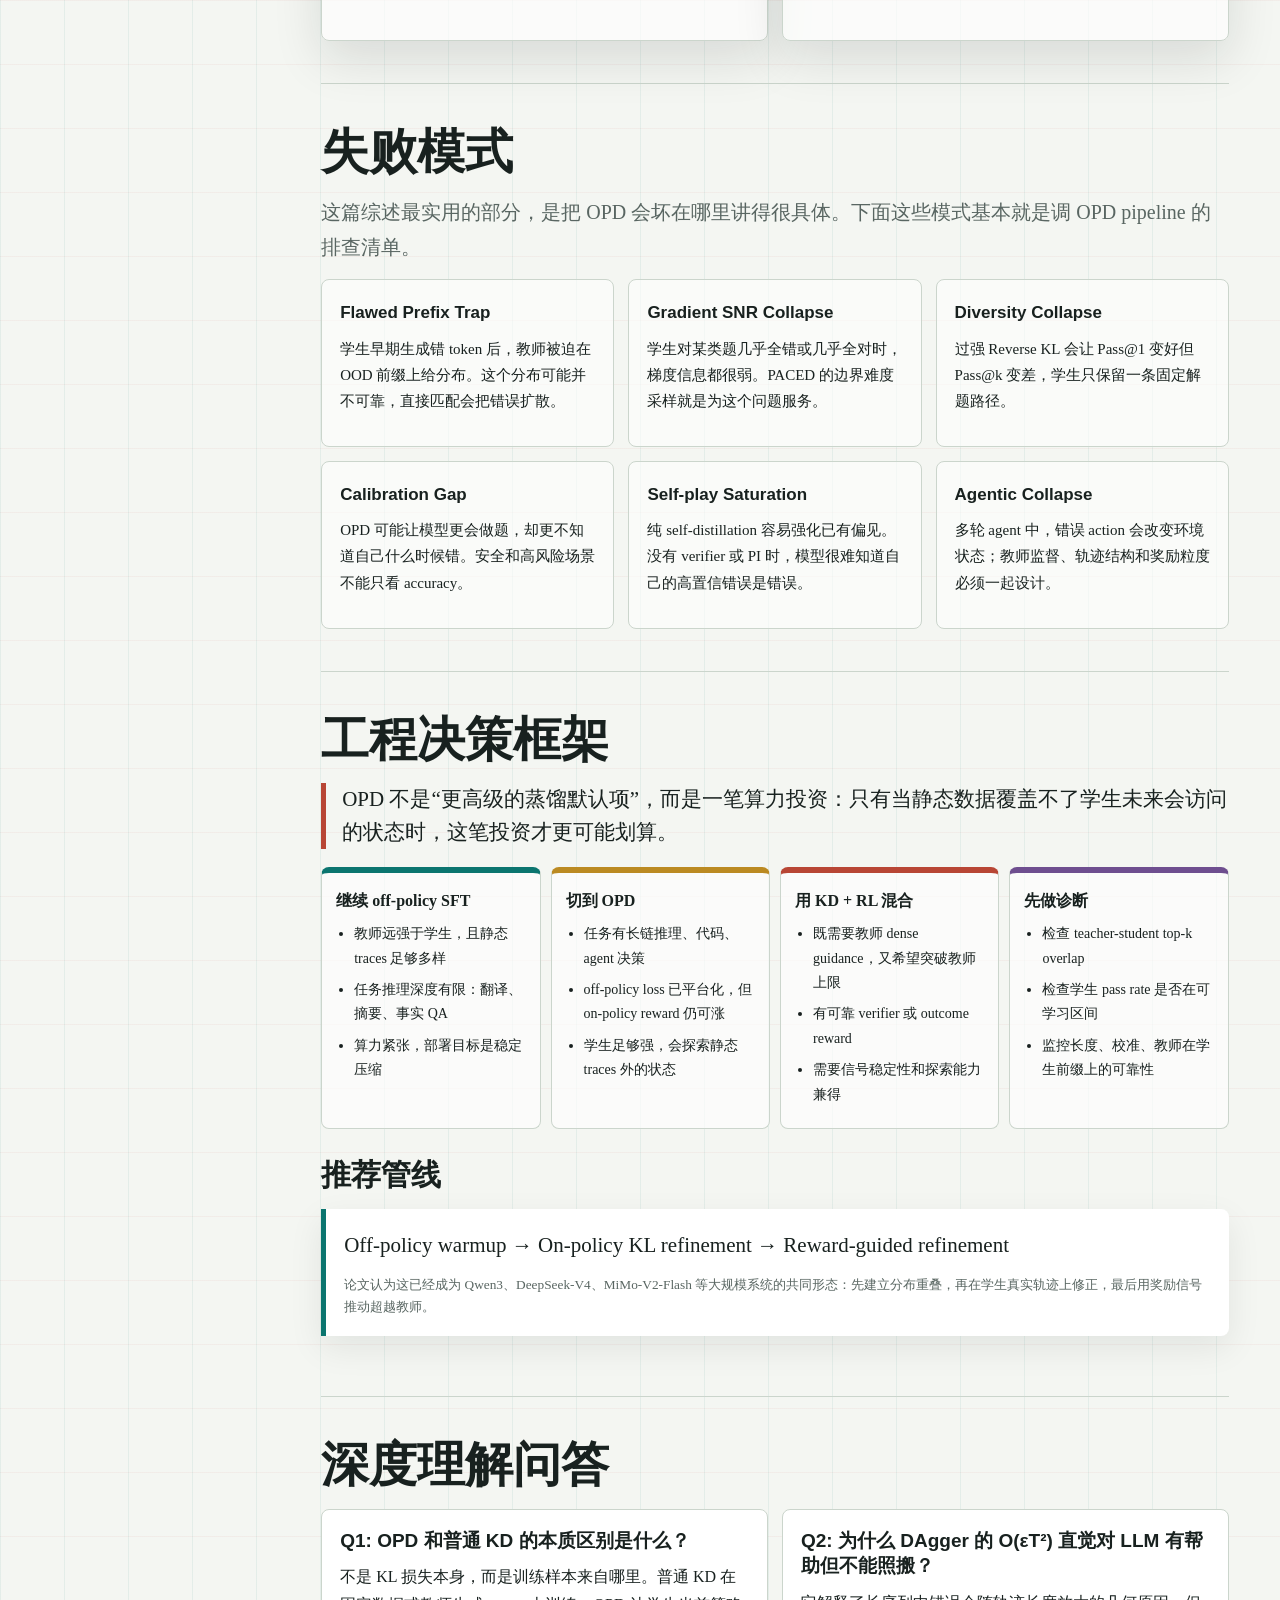
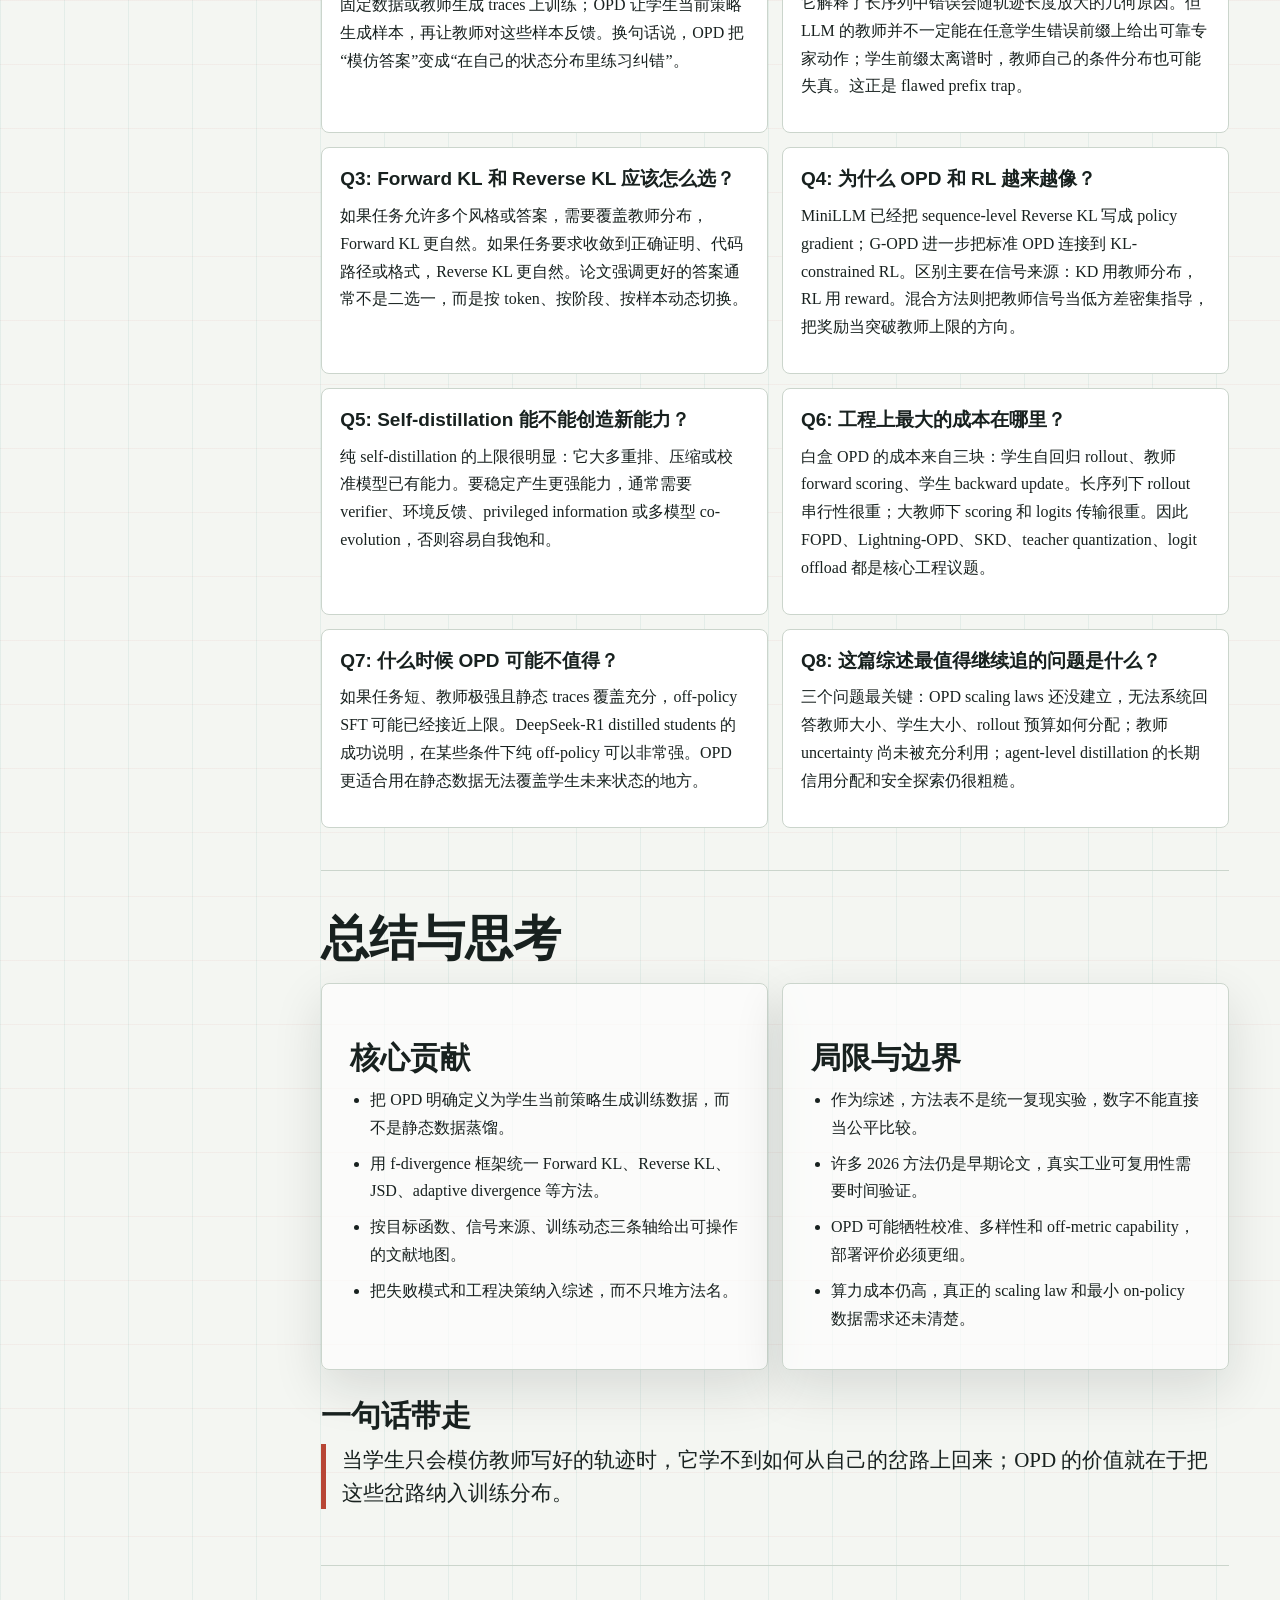
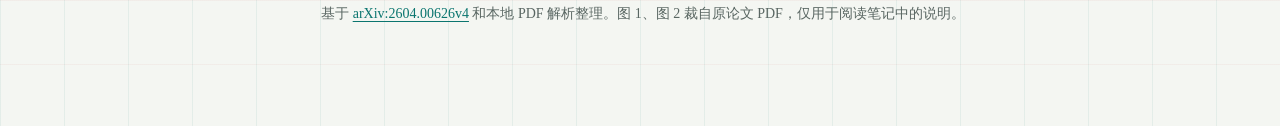
<file: opd-survey/index.html>
<!doctype html>
<html lang="zh-CN">
<head>
  <meta charset="utf-8">
  <meta name="viewport" content="width=device-width, initial-scale=1">
  <title>A Survey of On-Policy Distillation for Large Language Models - 阅读笔记</title>
  <link rel="icon" href="data:,">
  <style>
    :root {
      --paper: #f4f6f2;
      --paper-2: #edf2ef;
      --ink: #18211f;
      --muted: #596662;
      --line: #cbd5cc;
      --teal: #0b756f;
      --brick: #b84635;
      --gold: #bb8a22;
      --plum: #6e4e8f;
      --blue: #2e668b;
      --white: #ffffff;
      --shadow: 0 18px 50px rgba(17, 28, 24, .12);
      --radius: 8px;
    }

    * { box-sizing: border-box; }
    html { scroll-behavior: smooth; }
    body {
      margin: 0;
      color: var(--ink);
      background:
        linear-gradient(90deg, rgba(11,117,111,.07) 1px, transparent 1px),
        linear-gradient(180deg, rgba(184,70,53,.05) 1px, transparent 1px),
        var(--paper);
      background-size: 64px 64px, 64px 64px, auto;
      font-family: "Iowan Old Style", "Songti SC", "Noto Serif CJK SC", "Source Han Serif SC", Georgia, serif;
      line-height: 1.74;
      letter-spacing: 0;
    }

    body::before {
      content: "";
      position: fixed;
      inset: 0;
      pointer-events: none;
      background-image: radial-gradient(rgba(24,33,31,.12) .55px, transparent .55px);
      background-size: 5px 5px;
      mix-blend-mode: multiply;
      opacity: .16;
      z-index: 4;
    }

    a { color: var(--teal); text-decoration-thickness: 1px; text-underline-offset: 3px; }
    code, .mono {
      font-family: "SF Mono", "Cascadia Code", "Menlo", monospace;
      letter-spacing: 0;
    }

    .progress {
      position: fixed;
      top: 0;
      left: 0;
      width: 0%;
      height: 4px;
      background: linear-gradient(90deg, var(--teal), var(--brick), var(--gold));
      z-index: 20;
    }

    .layout {
      display: grid;
      grid-template-columns: 270px minmax(0, 1fr);
      min-height: 100vh;
    }

    .layout > * { min-width: 0; }

    aside {
      position: sticky;
      top: 0;
      height: 100vh;
      padding: 24px 22px;
      border-right: 1px solid var(--line);
      background: rgba(244, 246, 242, .88);
      backdrop-filter: blur(14px);
      overflow: auto;
    }

    .side-title {
      font-family: "Avenir Next Condensed", "Songti SC", serif;
      font-weight: 800;
      line-height: 1.05;
      font-size: 28px;
      margin: 0 0 10px;
      text-transform: uppercase;
    }

    .side-meta {
      color: var(--muted);
      font-size: 13px;
      line-height: 1.5;
      margin-bottom: 22px;
    }

    nav a {
      display: block;
      padding: 7px 0;
      color: var(--ink);
      font-size: 14px;
      text-decoration: none;
      border-bottom: 1px solid rgba(203, 213, 204, .7);
    }
    nav a:hover, nav a.active { color: var(--brick); }

    .main {
      max-width: 1180px;
      width: 100%;
      margin: 0 auto;
      padding: 40px clamp(18px, 4vw, 64px) 80px;
      min-width: 0;
    }

    header {
      min-height: 78vh;
      display: grid;
      align-content: center;
      border-bottom: 1px solid var(--line);
      margin-bottom: 34px;
    }

    .kicker {
      width: fit-content;
      color: var(--paper);
      background: var(--ink);
      padding: 4px 9px;
      border-radius: 3px;
      font-family: "SF Mono", monospace;
      font-size: 12px;
      letter-spacing: .04em;
      text-transform: uppercase;
      margin-bottom: 18px;
    }

    h1, h2, h3 {
      font-family: "Bodoni 72", "Songti SC", "Noto Serif CJK SC", Georgia, serif;
      letter-spacing: 0;
      line-height: 1.08;
      margin: 0;
    }

    h1 {
      font-size: 92px;
      max-width: 980px;
      font-weight: 800;
      overflow-wrap: anywhere;
    }

    .subtitle {
      max-width: 780px;
      margin: 22px 0 0;
      font-size: 23px;
      color: var(--muted);
      line-height: 1.55;
    }

    .paper-facts {
      display: grid;
      grid-template-columns: repeat(5, minmax(120px, 1fr));
      gap: 10px;
      margin-top: 34px;
    }

    .fact {
      border: 1px solid var(--line);
      border-radius: var(--radius);
      background: rgba(255,255,255,.55);
      padding: 12px;
      min-height: 84px;
    }
    .fact b {
      display: block;
      font-size: 12px;
      color: var(--muted);
      font-family: "SF Mono", monospace;
      font-weight: 600;
      margin-bottom: 5px;
    }
    .fact span { font-size: 14px; line-height: 1.35; display: block; }

    section {
      padding: 42px 0;
      border-bottom: 1px solid var(--line);
      scroll-margin-top: 18px;
    }

    h2 {
      font-size: 48px;
      margin-bottom: 18px;
    }

    h3 {
      font-size: 30px;
      margin: 30px 0 12px;
    }

    p { margin: 0 0 14px; }
    .lead { font-size: 20px; color: var(--muted); max-width: 900px; }

    .tldr {
      display: grid;
      grid-template-columns: 1.1fr .9fr;
      gap: 18px;
      align-items: stretch;
    }

    .note-panel {
      border: 1px solid var(--line);
      border-radius: var(--radius);
      background: rgba(255,255,255,.64);
      box-shadow: var(--shadow);
      padding: clamp(18px, 3vw, 28px);
    }

    .note-panel.hot {
      background: linear-gradient(135deg, rgba(184,70,53,.12), rgba(11,117,111,.10)), rgba(255,255,255,.72);
    }

    .big-claim {
      font-size: 34px;
      line-height: 1.18;
      font-weight: 800;
      margin: 0;
    }

    .chips {
      display: flex;
      flex-wrap: wrap;
      gap: 8px;
      margin-top: 18px;
    }
    .chip {
      border: 1px solid rgba(24,33,31,.18);
      border-radius: 999px;
      padding: 5px 10px;
      font-family: "SF Mono", monospace;
      font-size: 12px;
      background: rgba(255,255,255,.64);
      color: var(--ink);
    }

    .grid-3 {
      display: grid;
      grid-template-columns: repeat(3, 1fr);
      gap: 14px;
    }

    .card {
      border: 1px solid var(--line);
      border-radius: var(--radius);
      background: rgba(255,255,255,.58);
      padding: 18px;
    }
    .card h3, .card h4 { margin-top: 0; }
    .card h4 {
      margin: 0 0 8px;
      font-size: 17px;
      font-family: "Avenir Next", "PingFang SC", sans-serif;
      letter-spacing: 0;
    }
    .card p, .card li { font-size: 15px; }

    .formula {
      margin: 18px 0;
      padding: 18px;
      border-left: 5px solid var(--teal);
      background: #fff;
      border-radius: 0 var(--radius) var(--radius) 0;
      box-shadow: 0 12px 34px rgba(17,28,24,.08);
      overflow-x: auto;
    }
    .formula .math {
      font-size: 21px;
      white-space: nowrap;
      margin-bottom: 10px;
    }
    .formula small {
      color: var(--muted);
      display: block;
      line-height: 1.65;
    }

    .diagram {
      margin: 24px 0;
      border: 1px solid var(--line);
      border-radius: var(--radius);
      background: #fff;
      overflow: hidden;
    }
    .diagram svg {
      display: block;
      width: 100%;
      height: auto;
    }

    figure {
      margin: 26px 0;
      border: 1px solid var(--line);
      border-radius: var(--radius);
      background: #fff;
      overflow: hidden;
      box-shadow: var(--shadow);
    }
    figure img {
      display: block;
      width: 100%;
      height: auto;
      cursor: zoom-in;
    }
    figcaption {
      padding: 12px 14px;
      color: var(--muted);
      font-size: 14px;
      border-top: 1px solid var(--line);
      background: rgba(237,242,239,.72);
    }

    .method-toolbar {
      display: flex;
      gap: 10px;
      flex-wrap: wrap;
      align-items: center;
      margin: 18px 0 14px;
    }
    .method-toolbar input, .method-toolbar button {
      border: 1px solid var(--line);
      border-radius: var(--radius);
      background: #fff;
      color: var(--ink);
      padding: 10px 12px;
      font: inherit;
      font-size: 14px;
    }
    .method-toolbar input {
      min-width: min(100%, 310px);
      flex: 1;
    }
    .method-toolbar button {
      cursor: pointer;
      font-family: "SF Mono", monospace;
    }
    .method-toolbar button.active {
      background: var(--ink);
      color: var(--paper);
    }

    .method-grid {
      display: grid;
      grid-template-columns: repeat(3, 1fr);
      gap: 12px;
    }
    .method {
      position: relative;
      min-height: 180px;
      border: 1px solid var(--line);
      border-radius: var(--radius);
      padding: 16px;
      background: rgba(255,255,255,.68);
      overflow: hidden;
    }
    .method::after {
      content: attr(data-axis);
      position: absolute;
      right: 10px;
      top: 9px;
      color: rgba(24,33,31,.22);
      font-family: "SF Mono", monospace;
      font-size: 11px;
      text-transform: uppercase;
    }
    .method h4 {
      margin: 0 0 8px;
      font-size: 18px;
      line-height: 1.25;
      max-width: 78%;
    }
    .method p { font-size: 14px; margin-bottom: 9px; }
    .method .tag {
      display: inline-block;
      color: var(--paper);
      background: var(--teal);
      padding: 2px 7px;
      border-radius: 3px;
      font-family: "SF Mono", monospace;
      font-size: 11px;
      margin-right: 5px;
    }
    .method[data-axis="objective"] .tag { background: var(--teal); }
    .method[data-axis="signal"] .tag { background: var(--plum); }
    .method[data-axis="dynamics"] .tag { background: var(--brick); }

    .decision {
      display: grid;
      grid-template-columns: repeat(4, 1fr);
      gap: 10px;
      margin-top: 18px;
    }
    .lane {
      border-top: 6px solid var(--teal);
      background: rgba(255,255,255,.64);
      border-radius: var(--radius);
      padding: 14px;
      border-left: 1px solid var(--line);
      border-right: 1px solid var(--line);
      border-bottom: 1px solid var(--line);
    }
    .lane:nth-child(2) { border-top-color: var(--gold); }
    .lane:nth-child(3) { border-top-color: var(--brick); }
    .lane:nth-child(4) { border-top-color: var(--plum); }
    .lane b { display: block; margin-bottom: 8px; }
    .lane ul { padding-left: 18px; margin: 0; }
    .lane li { margin: 7px 0; font-size: 14px; }

    .qa {
      display: grid;
      grid-template-columns: 1fr 1fr;
      gap: 14px;
    }
    .qa article {
      border: 1px solid var(--line);
      border-radius: var(--radius);
      background: #fff;
      padding: 18px;
    }
    .qa h3 {
      font-family: "Avenir Next", "PingFang SC", sans-serif;
      font-size: 19px;
      line-height: 1.35;
      margin: 0 0 10px;
    }

    .takeaways {
      display: grid;
      grid-template-columns: 1fr 1fr;
      gap: 14px;
    }

    ul.clean {
      margin: 0;
      padding-left: 20px;
    }
    ul.clean li { margin: 8px 0; }

    .quote {
      font-size: 21px;
      line-height: 1.55;
      border-left: 5px solid var(--brick);
      padding-left: 16px;
      color: var(--ink);
    }

    .lightbox {
      position: fixed;
      inset: 0;
      display: none;
      place-items: center;
      padding: 24px;
      background: rgba(12,16,15,.82);
      z-index: 30;
    }
    .lightbox.open { display: grid; }
    .lightbox img {
      max-width: min(96vw, 1600px);
      max-height: 92vh;
      background: #fff;
      border-radius: var(--radius);
    }

    footer {
      color: var(--muted);
      font-size: 14px;
      padding: 36px 0 10px;
    }

    @media (max-width: 980px) {
      .layout { grid-template-columns: 1fr; }
      aside {
        position: relative;
        height: auto;
        border-right: 0;
        border-bottom: 1px solid var(--line);
      }
      nav { display: grid; grid-template-columns: repeat(2, 1fr); gap: 0 18px; }
      header { min-height: auto; padding: 22px 0 34px; }
      h1 { font-size: 54px; }
      h2 { font-size: 40px; }
      h3 { font-size: 26px; }
      .subtitle { font-size: 19px; }
      .big-claim { font-size: 29px; }
      .formula .math { font-size: 18px; }
      .paper-facts, .grid-3, .method-grid, .decision, .qa, .takeaways, .tldr {
        grid-template-columns: 1fr;
      }
    }

    @media (max-width: 560px) {
      .main { padding-inline: 16px; }
      h1 { font-size: 39px; }
      h2 { font-size: 34px; }
      h3 { font-size: 23px; }
      .subtitle { font-size: 17px; }
      .big-claim { font-size: 24px; }
      nav { grid-template-columns: 1fr; }
      .paper-facts { gap: 8px; }
      .fact { min-height: auto; }
      .method-toolbar { display: block; }
      .method-toolbar input, .method-toolbar button {
        width: 100%;
        margin-bottom: 8px;
      }
    }
  </style>
</head>
<body>
  <div class="progress" id="progress"></div>
  <div class="layout">
    <aside>
      <p class="side-title">OPD<br>Reader</p>
      <p class="side-meta">On-Policy Distillation for LLMs<br>论文阅读笔记 · 2026-07-02</p>
      <nav id="toc">
        <a href="#top">元信息</a>
        <a href="#tldr">TL;DR</a>
        <a href="#background">背景与动机</a>
        <a href="#math">统一数学框架</a>
        <a href="#taxonomy">方法地图</a>
        <a href="#details">关键方法拆解</a>
        <a href="#experiments">实验与证据</a>
        <a href="#failures">失败模式</a>
        <a href="#decision">工程决策</a>
        <a href="#qa">深度问答</a>
        <a href="#future">总结与展望</a>
      </nav>
    </aside>

    <main class="main">
      <header id="top">
        <div class="kicker">arXiv:2604.00626v4 · Survey</div>
        <h1>A Survey of On-Policy Distillation for Large Language Models</h1>
        <p class="subtitle">一篇把 OPD 从“若干训练技巧”整理成统一范式的综述：学生自己生成轨迹，教师在这些真实轨迹上反馈，目标是把离线模仿里的 exposure bias 改造成可训练、可诊断、可工程化的闭环。</p>
        <div class="paper-facts" aria-label="论文元信息">
          <div class="fact"><b>论文</b><span>A Survey of On-Policy Distillation for Large Language Models</span></div>
          <div class="fact"><b>作者</b><span>Mingyang Song, Mao Zheng · Tencent</span></div>
          <div class="fact"><b>版本</b><span>arXiv v4 · 2026-06-18</span></div>
          <div class="fact"><b>阅读时长</b><span>约 25 分钟</span></div>
          <div class="fact"><b>难度</b><span>专业级 4/5 · 需要 KD、RLHF、LLM 后训练基础</span></div>
        </div>
      </header>

      <section id="tldr">
        <h2>TL;DR</h2>
        <div class="tldr">
          <div class="note-panel hot">
            <p class="big-claim">离线蒸馏让学生看“教师的完美前缀”；OPD 让学生在自己的错误轨迹上接受教师反馈。</p>
            <div class="chips">
              <span class="chip">f-divergence</span>
              <span class="chip">student rollouts</span>
              <span class="chip">KL-constrained RL</span>
              <span class="chip">failure diagnostics</span>
            </div>
          </div>
          <div class="note-panel">
            <p>论文把 OPD 形式化为学生采样轨迹上的 f-divergence 最小化，并按三条设计轴整理文献：目标函数、信号来源、训练动态。最重要的结论不是“OPD 总是更好”，而是：当任务长、推理链复杂、学生会走出静态教师数据覆盖范围时，OPD 的额外算力才更可能换来质量。</p>
          </div>
        </div>
      </section>

      <section id="background">
        <h2>背景与动机</h2>
        <p class="lead">传统知识蒸馏训练学生匹配教师在固定数据上的分布。对自回归 LLM 来说，问题出在前缀：训练时前缀来自数据或教师，推理时前缀来自学生自己。</p>

        <div class="grid-3">
          <div class="card">
            <h4>离线蒸馏的假设</h4>
            <p>学生在 <span class="mono">y &lt; t</span> 这些“干净前缀”上学习下一个 token。只要推理时也总能处在这些状态附近，损失函数和部署分布就大致一致。</p>
          </div>
          <div class="card">
            <h4>推理时的现实</h4>
            <p>学生一旦早期生成偏离教师轨迹，后续状态就变成训练里很少见的前缀。推理越长，偏差越容易滚雪球。</p>
          </div>
          <div class="card">
            <h4>OPD 的改法</h4>
            <p>让学生当前策略 <span class="mono">pθ</span> 生成训练样本，再让教师对这些样本打分或给分布。训练分布随学生一起移动。</p>
          </div>
        </div>

        <div class="formula">
          <div class="math">Off-policy: &nbsp; L = E<sub>x,y~pdata</sub> Σ<sub>t</sub> D<sub>KL</sub>(p<sub>T</sub>(·|x,y<sub>&lt;t</sub>) || p<sub>θ</sub>(·|x,y<sub>&lt;t</sub>))</div>
          <small>这里的前缀来自静态数据分布。论文用 DAgger 的直觉说明：若每步误差为 ε，离线模仿在长度 T 的轨迹上可能累积到 O(εT²)。</small>
        </div>

        <div class="formula">
          <div class="math">On-policy: &nbsp; L = E<sub>y~pθ(·|x)</sub> [ L(y, x; θ, T) ]</div>
          <small>外层期望变成学生自己的生成分布。教师不是只展示完美答案，而是在学生真实会到达的状态上提供反馈。</small>
        </div>
      </section>

      <section id="math">
        <h2>统一数学框架</h2>
        <p>论文的关键整理是：许多看起来不同的 OPD 方法，都可以放进“学生轨迹采样 + 局部 f-divergence 匹配”这个骨架。</p>

        <div class="diagram" aria-label="OPD training loop diagram">
          <svg viewBox="0 0 980 360" role="img">
            <defs>
              <marker id="arrow" markerWidth="10" markerHeight="10" refX="8" refY="3" orient="auto" markerUnits="strokeWidth">
                <path d="M0,0 L0,6 L9,3 z" fill="#18211f"></path>
              </marker>
            </defs>
            <rect x="28" y="42" width="210" height="92" rx="8" fill="#e7efea" stroke="#0b756f"></rect>
            <text x="133" y="78" text-anchor="middle" font-size="20" font-weight="700" fill="#18211f">Student policy pθ</text>
            <text x="133" y="108" text-anchor="middle" font-size="15" fill="#596662">生成自己的 rollout</text>
            <rect x="383" y="42" width="210" height="92" rx="8" fill="#fff5eb" stroke="#bb8a22"></rect>
            <text x="488" y="78" text-anchor="middle" font-size="20" font-weight="700" fill="#18211f">Teacher / verifier</text>
            <text x="488" y="108" text-anchor="middle" font-size="15" fill="#596662">在学生前缀上反馈</text>
            <rect x="742" y="42" width="210" height="92" rx="8" fill="#f4ebf9" stroke="#6e4e8f"></rect>
            <text x="847" y="78" text-anchor="middle" font-size="20" font-weight="700" fill="#18211f">Loss</text>
            <text x="847" y="108" text-anchor="middle" font-size="15" fill="#596662">KL / reward / hybrid</text>
            <path d="M238 88 C295 88 325 88 383 88" fill="none" stroke="#18211f" stroke-width="2" marker-end="url(#arrow)"></path>
            <path d="M593 88 C650 88 684 88 742 88" fill="none" stroke="#18211f" stroke-width="2" marker-end="url(#arrow)"></path>
            <path d="M846 134 C830 236 210 244 139 137" fill="none" stroke="#b84635" stroke-width="2" marker-end="url(#arrow)"></path>
            <rect x="99" y="228" width="790" height="86" rx="8" fill="#ffffff" stroke="#cbd5cc"></rect>
            <text x="494" y="263" text-anchor="middle" font-size="22" font-weight="700" fill="#18211f">核心变化：训练数据分布从 pdata / pT 变成 pθ</text>
            <text x="494" y="293" text-anchor="middle" font-size="16" fill="#596662">目标函数、信号来源、稳定策略只是围绕这个闭环的不同设计选择</text>
          </svg>
        </div>

        <h3>f-divergence 视角</h3>
        <div class="formula">
          <div class="math">D<sub>f</sub>(P || Q) = E<sub>y~Q</sub> [ f(P(y) / Q(y)) ]</div>
          <small><span class="mono">f</span> 是凸函数，决定梯度如何看待教师和学生的概率比。换不同的 <span class="mono">f</span>，就得到 Forward KL、Reverse KL、JSD、α-divergence 等不同几何。</small>
        </div>

        <figure>
          <img src="assets/fig2_kl_tradeoff.png" alt="Forward KL 和 Reverse KL 的模式覆盖与模式寻优差异">
          <figcaption>论文 Figure 2：Forward KL 倾向覆盖教师的多个模式，但可能在模式之间产生“混合幻觉”；Reverse KL 倾向选择一个高质量模式，但会丢掉其他有效解。</figcaption>
        </figure>

        <div class="grid-3">
          <div class="card">
            <h4>Forward KL</h4>
            <p>偏 mode-covering。适合开放式生成、翻译、摘要这类多个答案都合理的场景；风险是学生容量不够时会把多个模式糊在一起。</p>
          </div>
          <div class="card">
            <h4>Reverse KL</h4>
            <p>偏 mode-seeking。适合数学、代码、结构化输出这类更需要收敛到正确路径的场景；风险是 Pass@1 上升但 Pass@k 多样性下降。</p>
          </div>
          <div class="card">
            <h4>Adaptive</h4>
            <p>同一条序列里，运算符 token 和连接词 token 的分布形状不同。EOPD、AOPD 这类方法按 token 局部状态切换损失。</p>
          </div>
        </div>
      </section>

      <section id="taxonomy">
        <h2>方法地图</h2>
        <p class="lead">论文没有按“像不像”分类，而是按训练管线中的三个决定分类：优化什么、信号从哪里来、训练如何稳定和省算力。</p>
        <figure>
          <img src="assets/fig1_taxonomy.png" alt="On-Policy Distillation 方法分类树">
          <figcaption>论文 Figure 1：OPD 方法按目标函数、信号来源和训练动态三条轴展开。图中字小，点击可放大查看。</figcaption>
        </figure>

        <div class="grid-3">
          <div class="card">
            <h4>Axis 1: Objective</h4>
            <p>固定 divergence、按 token 自适应 divergence、RL-augmented objective。它回答“学生到底在优化什么”。</p>
          </div>
          <div class="card">
            <h4>Axis 2: Signal</h4>
            <p>白盒 logits、黑盒 API、self-distillation、privileged information、verifier feedback。它回答“教师信号从哪里来”。</p>
          </div>
          <div class="card">
            <h4>Axis 3: Dynamics</h4>
            <p>token weighting、curriculum、prefix truncation、offline cache、teacher refresh。它回答“这个闭环怎样不坏、怎样不贵”。</p>
          </div>
        </div>
      </section>

      <section id="details">
        <h2>关键方法拆解</h2>
        <p class="lead">这篇综述覆盖的工作很多，真正需要记住的是每类方法解决的“局部痛点”。下面是高频方法的速查版。</p>

        <div class="method-toolbar">
          <input id="methodSearch" type="search" placeholder="搜索方法、关键词或场景">
          <button data-filter="all" class="active">ALL</button>
          <button data-filter="objective">OBJECTIVE</button>
          <button data-filter="signal">SIGNAL</button>
          <button data-filter="dynamics">DYNAMICS</button>
        </div>

        <div class="method-grid" id="methodGrid">
          <article class="method" data-axis="objective">
            <h4>GKD</h4>
            <p><span class="tag">fixed</span>用 <span class="mono">πmix = λpθ + (1-λ)pdata</span> 在离线和纯 on-policy 之间插值，可测试 FKL、RKL、JSD。</p>
            <p>意义：把 DAgger 式 on-policy imitation 正式带入 LLM 蒸馏。</p>
          </article>
          <article class="method" data-axis="objective">
            <h4>MiniLLM</h4>
            <p><span class="tag">sequence</span>把 Reverse KL 提到序列级，用 REINFORCE 处理学生分布在期望内部的问题。</p>
            <p>意义：说明序列级蒸馏和 policy gradient RL 其实挨得很近。</p>
          </article>
          <article class="method" data-axis="objective">
            <h4>DistiLLM</h4>
            <p><span class="tag">stability</span>使用 Skew KL，把目标分布替换成教师和学生的混合，避免 KL 零概率爆炸。</p>
            <p>意义：用数值稳定性工程解决纯 KL 在 on-policy 探索中的脆弱性。</p>
          </article>
          <article class="method" data-axis="objective">
            <h4>EOPD / AOPD</h4>
            <p><span class="tag">adaptive</span>EOPD 按教师熵决定 FKL/RKL 混合；AOPD 按 advantage 符号在 policy gradient 和局部 FKL 间切换。</p>
            <p>意义：从“选哪个 KL”推进到“哪个 token 用哪个 KL”。</p>
          </article>
          <article class="method" data-axis="objective">
            <h4>G-OPD</h4>
            <p><span class="tag">RL</span>把 OPD 写成 dense KL-constrained RL；当放大教师相对参考策略的 log-ratio 奖励时，学生可能探索到教师低概率但高回报的解。</p>
            <p>意义：把 distillation ceiling 和 RL exploration 接起来。</p>
          </article>
          <article class="method" data-axis="signal">
            <h4>White-box Logits</h4>
            <p><span class="tag">dense</span>每个 token 得到完整词表分布，信号密度最高，适合同组织、同 tokenizer 或可做跨 tokenizer 对齐的训练。</p>
            <p>代价：教师 co-host、全词表 logits 传输、显存压力。</p>
          </article>
          <article class="method" data-axis="signal">
            <h4>Black-box OPD</h4>
            <p><span class="tag">API</span>无法拿 logits 时，用文本 critique、分数、rubric、adversarial discriminator 等替代稠密分布。</p>
            <p>意义：牺牲信号密度，换取可使用闭源强教师的部署灵活性。</p>
          </article>
          <article class="method" data-axis="signal">
            <h4>OPSD</h4>
            <p><span class="tag">self PI</span>同一个模型在训练时看 ground-truth answer，形成 PI-conditioned self-teacher；部署时学生只看原问题。</p>
            <p>论文特别提醒：它更像“压缩已会的正确轨迹”，不稳定承担“纠正错误轨迹”。</p>
          </article>
          <article class="method" data-axis="signal">
            <h4>SD-ZERO / SDPO</h4>
            <p><span class="tag">feedback</span>把 verifier 的二元结果、单元测试错误或文本反馈转成 dense self-supervision。</p>
            <p>意义：给 self-distillation 加外部锚点，避免只强化自己的偏见。</p>
          </article>
          <article class="method" data-axis="dynamics">
            <h4>TIP / SCOPE</h4>
            <p><span class="tag">weight</span>TIP 用学生熵和师生 divergence 找出重要 token；SCOPE 按 rollout 正误走不同损失路径。</p>
            <p>意义：不是每个 token 的教师信号都可靠，尤其在错误前缀之后。</p>
          </article>
          <article class="method" data-axis="dynamics">
            <h4>PACED / TCOD</h4>
            <p><span class="tag">curriculum</span>PACED 把训练集中在学生 pass rate 居中的题；TCOD 逐渐扩大多轮轨迹中接受监督的深度。</p>
            <p>意义：避免太难无梯度、太易无信息、太深教师信号失真。</p>
          </article>
          <article class="method" data-axis="dynamics">
            <h4>FOPD / Lightning-OPD</h4>
            <p><span class="tag">compute</span>FOPD 只对早期高信息密度 token 做 on-policy；Lightning-OPD 预计算教师 log-prob 降低在线教师成本。</p>
            <p>意义：把“必须全程 on-policy”改成可调的 fidelity-efficiency frontier。</p>
          </article>
        </div>
      </section>

      <section id="experiments">
        <h2>实验与证据怎么读</h2>
        <p>这是一篇综述，没有统一复现实验，因此不能把表格里的不同方法直接横向当 leaderboard。更合理的读法是提炼跨论文反复出现的证据模式。</p>
        <div class="takeaways">
          <div class="note-panel">
            <h3>反复出现的正信号</h3>
            <ul class="clean">
              <li>推理、代码、多步 agent 任务更容易从 OPD 受益，因为错误前缀会显著改变后续状态分布。</li>
              <li>固定 KL 不是终点：EOPD、AOPD、TIP 这类局部自适应方法通常能更好利用 token 级信号。</li>
              <li>工业系统趋向混合流程：先用 off-policy SFT 建立分布重叠，再用 OPD 或 RL 做最后质量提升。</li>
            </ul>
          </div>
          <div class="note-panel">
            <h3>需要克制解读的地方</h3>
            <ul class="clean">
              <li>表中方法使用不同 base model、算力预算、rollout 数、benchmark 版本，论文也明确提醒 cross-row 对比不可靠。</li>
              <li>DeepSeek-R1 这种纯 off-policy 成功不是反例，而是边界条件：超强教师和足够多样的静态 CoT traces 可以把 off-policy ceiling 推得很高。</li>
              <li>OPD 提高准确率不等于提高校准；论文特别强调 calibration-capability gap。</li>
            </ul>
          </div>
        </div>
      </section>

      <section id="failures">
        <h2>失败模式</h2>
        <p class="lead">这篇综述最实用的部分，是把 OPD 会坏在哪里讲得很具体。下面这些模式基本就是调 OPD pipeline 的排查清单。</p>
        <div class="grid-3">
          <div class="card">
            <h4>Flawed Prefix Trap</h4>
            <p>学生早期生成错 token 后，教师被迫在 OOD 前缀上给分布。这个分布可能并不可靠，直接匹配会把错误扩散。</p>
          </div>
          <div class="card">
            <h4>Gradient SNR Collapse</h4>
            <p>学生对某类题几乎全错或几乎全对时，梯度信息都很弱。PACED 的边界难度采样就是为这个问题服务。</p>
          </div>
          <div class="card">
            <h4>Diversity Collapse</h4>
            <p>过强 Reverse KL 会让 Pass@1 变好但 Pass@k 变差，学生只保留一条固定解题路径。</p>
          </div>
          <div class="card">
            <h4>Calibration Gap</h4>
            <p>OPD 可能让模型更会做题，却更不知道自己什么时候错。安全和高风险场景不能只看 accuracy。</p>
          </div>
          <div class="card">
            <h4>Self-play Saturation</h4>
            <p>纯 self-distillation 容易强化已有偏见。没有 verifier 或 PI 时，模型很难知道自己的高置信错误是错误。</p>
          </div>
          <div class="card">
            <h4>Agentic Collapse</h4>
            <p>多轮 agent 中，错误 action 会改变环境状态；教师监督、轨迹结构和奖励粒度必须一起设计。</p>
          </div>
        </div>
      </section>

      <section id="decision">
        <h2>工程决策框架</h2>
        <p class="quote">OPD 不是“更高级的蒸馏默认项”，而是一笔算力投资：只有当静态数据覆盖不了学生未来会访问的状态时，这笔投资才更可能划算。</p>

        <div class="decision">
          <div class="lane">
            <b>继续 off-policy SFT</b>
            <ul>
              <li>教师远强于学生，且静态 traces 足够多样</li>
              <li>任务推理深度有限：翻译、摘要、事实 QA</li>
              <li>算力紧张，部署目标是稳定压缩</li>
            </ul>
          </div>
          <div class="lane">
            <b>切到 OPD</b>
            <ul>
              <li>任务有长链推理、代码、agent 决策</li>
              <li>off-policy loss 已平台化，但 on-policy reward 仍可涨</li>
              <li>学生足够强，会探索静态 traces 外的状态</li>
            </ul>
          </div>
          <div class="lane">
            <b>用 KD + RL 混合</b>
            <ul>
              <li>既需要教师 dense guidance，又希望突破教师上限</li>
              <li>有可靠 verifier 或 outcome reward</li>
              <li>需要信号稳定性和探索能力兼得</li>
            </ul>
          </div>
          <div class="lane">
            <b>先做诊断</b>
            <ul>
              <li>检查 teacher-student top-k overlap</li>
              <li>检查学生 pass rate 是否在可学习区间</li>
              <li>监控长度、校准、教师在学生前缀上的可靠性</li>
            </ul>
          </div>
        </div>

        <h3>推荐管线</h3>
        <div class="formula">
          <div class="math">Off-policy warmup → On-policy KL refinement → Reward-guided refinement</div>
          <small>论文认为这已经成为 Qwen3、DeepSeek-V4、MiMo-V2-Flash 等大规模系统的共同形态：先建立分布重叠，再在学生真实轨迹上修正，最后用奖励信号推动超越教师。</small>
        </div>
      </section>

      <section id="qa">
        <h2>深度理解问答</h2>
        <div class="qa">
          <article>
            <h3>Q1: OPD 和普通 KD 的本质区别是什么？</h3>
            <p>不是 KL 损失本身，而是训练样本来自哪里。普通 KD 在固定数据或教师生成 traces 上训练；OPD 让学生当前策略生成样本，再让教师对这些样本反馈。换句话说，OPD 把“模仿答案”变成“在自己的状态分布里练习纠错”。</p>
          </article>
          <article>
            <h3>Q2: 为什么 DAgger 的 O(εT²) 直觉对 LLM 有帮助但不能照搬？</h3>
            <p>它解释了长序列中错误会随轨迹长度放大的几何原因。但 LLM 的教师并不一定能在任意学生错误前缀上给出可靠专家动作；学生前缀太离谱时，教师自己的条件分布也可能失真。这正是 flawed prefix trap。</p>
          </article>
          <article>
            <h3>Q3: Forward KL 和 Reverse KL 应该怎么选？</h3>
            <p>如果任务允许多个风格或答案，需要覆盖教师分布，Forward KL 更自然。如果任务要求收敛到正确证明、代码路径或格式，Reverse KL 更自然。论文强调更好的答案通常不是二选一，而是按 token、按阶段、按样本动态切换。</p>
          </article>
          <article>
            <h3>Q4: 为什么 OPD 和 RL 越来越像？</h3>
            <p>MiniLLM 已经把 sequence-level Reverse KL 写成 policy gradient；G-OPD 进一步把标准 OPD 连接到 KL-constrained RL。区别主要在信号来源：KD 用教师分布，RL 用 reward。混合方法则把教师信号当低方差密集指导，把奖励当突破教师上限的方向。</p>
          </article>
          <article>
            <h3>Q5: Self-distillation 能不能创造新能力？</h3>
            <p>纯 self-distillation 的上限很明显：它大多重排、压缩或校准模型已有能力。要稳定产生更强能力，通常需要 verifier、环境反馈、privileged information 或多模型 co-evolution，否则容易自我饱和。</p>
          </article>
          <article>
            <h3>Q6: 工程上最大的成本在哪里？</h3>
            <p>白盒 OPD 的成本来自三块：学生自回归 rollout、教师 forward scoring、学生 backward update。长序列下 rollout 串行性很重；大教师下 scoring 和 logits 传输很重。因此 FOPD、Lightning-OPD、SKD、teacher quantization、logit offload 都是核心工程议题。</p>
          </article>
          <article>
            <h3>Q7: 什么时候 OPD 可能不值得？</h3>
            <p>如果任务短、教师极强且静态 traces 覆盖充分，off-policy SFT 可能已经接近上限。DeepSeek-R1 distilled students 的成功说明，在某些条件下纯 off-policy 可以非常强。OPD 更适合用在静态数据无法覆盖学生未来状态的地方。</p>
          </article>
          <article>
            <h3>Q8: 这篇综述最值得继续追的问题是什么？</h3>
            <p>三个问题最关键：OPD scaling laws 还没建立，无法系统回答教师大小、学生大小、rollout 预算如何分配；教师 uncertainty 尚未被充分利用；agent-level distillation 的长期信用分配和安全探索仍很粗糙。</p>
          </article>
        </div>
      </section>

      <section id="future">
        <h2>总结与思考</h2>
        <div class="takeaways">
          <div class="note-panel">
            <h3>核心贡献</h3>
            <ul class="clean">
              <li>把 OPD 明确定义为学生当前策略生成训练数据，而不是静态数据蒸馏。</li>
              <li>用 f-divergence 框架统一 Forward KL、Reverse KL、JSD、adaptive divergence 等方法。</li>
              <li>按目标函数、信号来源、训练动态三条轴给出可操作的文献地图。</li>
              <li>把失败模式和工程决策纳入综述，而不只堆方法名。</li>
            </ul>
          </div>
          <div class="note-panel">
            <h3>局限与边界</h3>
            <ul class="clean">
              <li>作为综述，方法表不是统一复现实验，数字不能直接当公平比较。</li>
              <li>许多 2026 方法仍是早期论文，真实工业可复用性需要时间验证。</li>
              <li>OPD 可能牺牲校准、多样性和 off-metric capability，部署评价必须更细。</li>
              <li>算力成本仍高，真正的 scaling law 和最小 on-policy 数据需求还未清楚。</li>
            </ul>
          </div>
        </div>

        <h3>一句话带走</h3>
        <p class="quote">当学生只会模仿教师写好的轨迹时，它学不到如何从自己的岔路上回来；OPD 的价值就在于把这些岔路纳入训练分布。</p>
      </section>

      <footer>
        <p>基于 <a href="https://arxiv.org/abs/2604.00626v4">arXiv:2604.00626v4</a> 和本地 PDF 解析整理。图 1、图 2 裁自原论文 PDF，仅用于阅读笔记中的说明。</p>
      </footer>
    </main>
  </div>

  <div class="lightbox" id="lightbox" aria-hidden="true">
    <img alt="">
  </div>

  <script>
    const progress = document.getElementById('progress');
    const links = [...document.querySelectorAll('#toc a')];
    const sections = links.map(a => document.querySelector(a.getAttribute('href'))).filter(Boolean);

    function onScroll() {
      const max = document.documentElement.scrollHeight - window.innerHeight;
      progress.style.width = max > 0 ? `${(window.scrollY / max) * 100}%` : '0%';
      const current = sections.reduce((acc, section) => {
        return section.getBoundingClientRect().top < 130 ? section.id : acc;
      }, sections[0]?.id);
      links.forEach(a => a.classList.toggle('active', a.getAttribute('href') === `#${current}`));
    }
    document.addEventListener('scroll', onScroll, { passive: true });
    onScroll();

    const search = document.getElementById('methodSearch');
    const buttons = [...document.querySelectorAll('.method-toolbar button')];
    const methods = [...document.querySelectorAll('.method')];
    let filter = 'all';

    function filterMethods() {
      const q = search.value.trim().toLowerCase();
      methods.forEach(card => {
        const axisOK = filter === 'all' || card.dataset.axis === filter;
        const textOK = !q || card.textContent.toLowerCase().includes(q);
        card.style.display = axisOK && textOK ? '' : 'none';
      });
    }
    search.addEventListener('input', filterMethods);
    buttons.forEach(button => {
      button.addEventListener('click', () => {
        buttons.forEach(b => b.classList.remove('active'));
        button.classList.add('active');
        filter = button.dataset.filter;
        filterMethods();
      });
    });

    const lightbox = document.getElementById('lightbox');
    const lightboxImg = lightbox.querySelector('img');
    document.querySelectorAll('figure img').forEach(img => {
      img.addEventListener('click', () => {
        lightboxImg.src = img.src;
        lightboxImg.alt = img.alt;
        lightbox.classList.add('open');
        lightbox.setAttribute('aria-hidden', 'false');
      });
    });
    lightbox.addEventListener('click', () => {
      lightbox.classList.remove('open');
      lightbox.setAttribute('aria-hidden', 'true');
      lightboxImg.src = '';
    });
  </script>
</body>
</html>
</file>
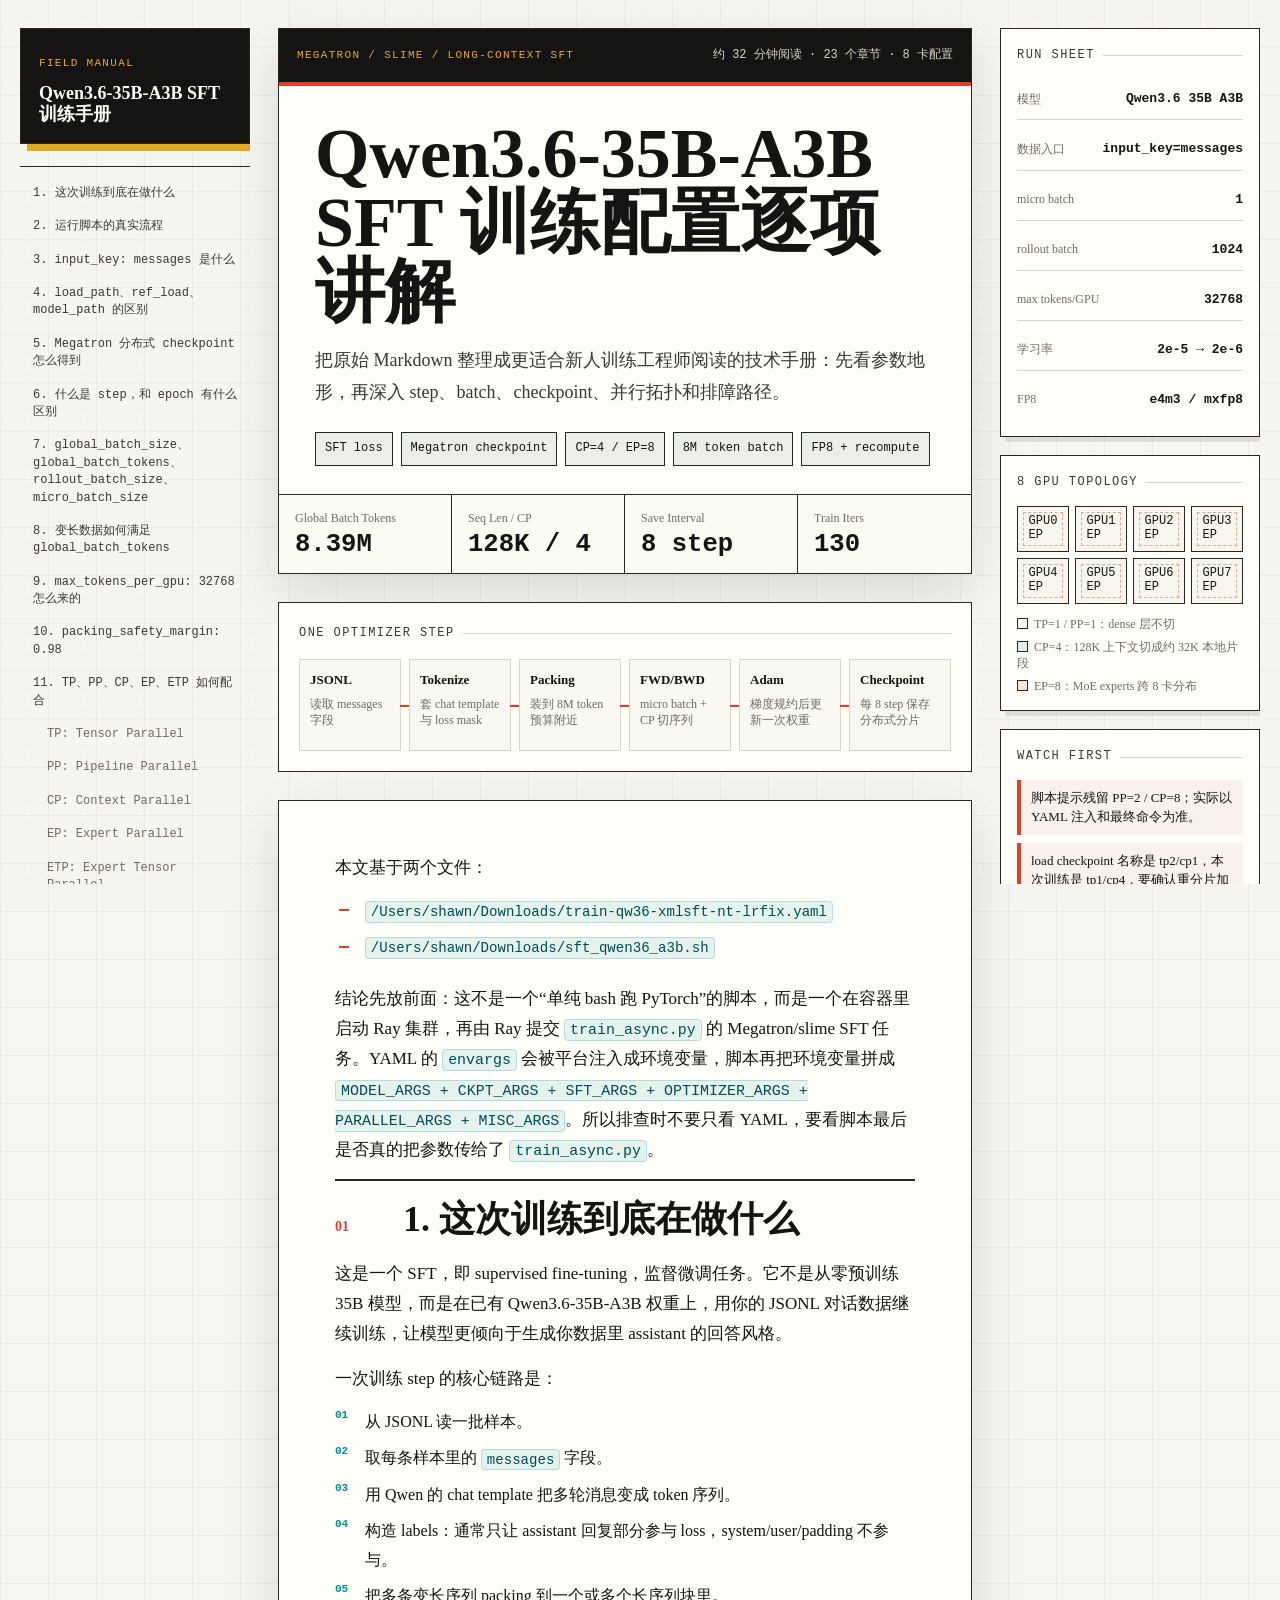
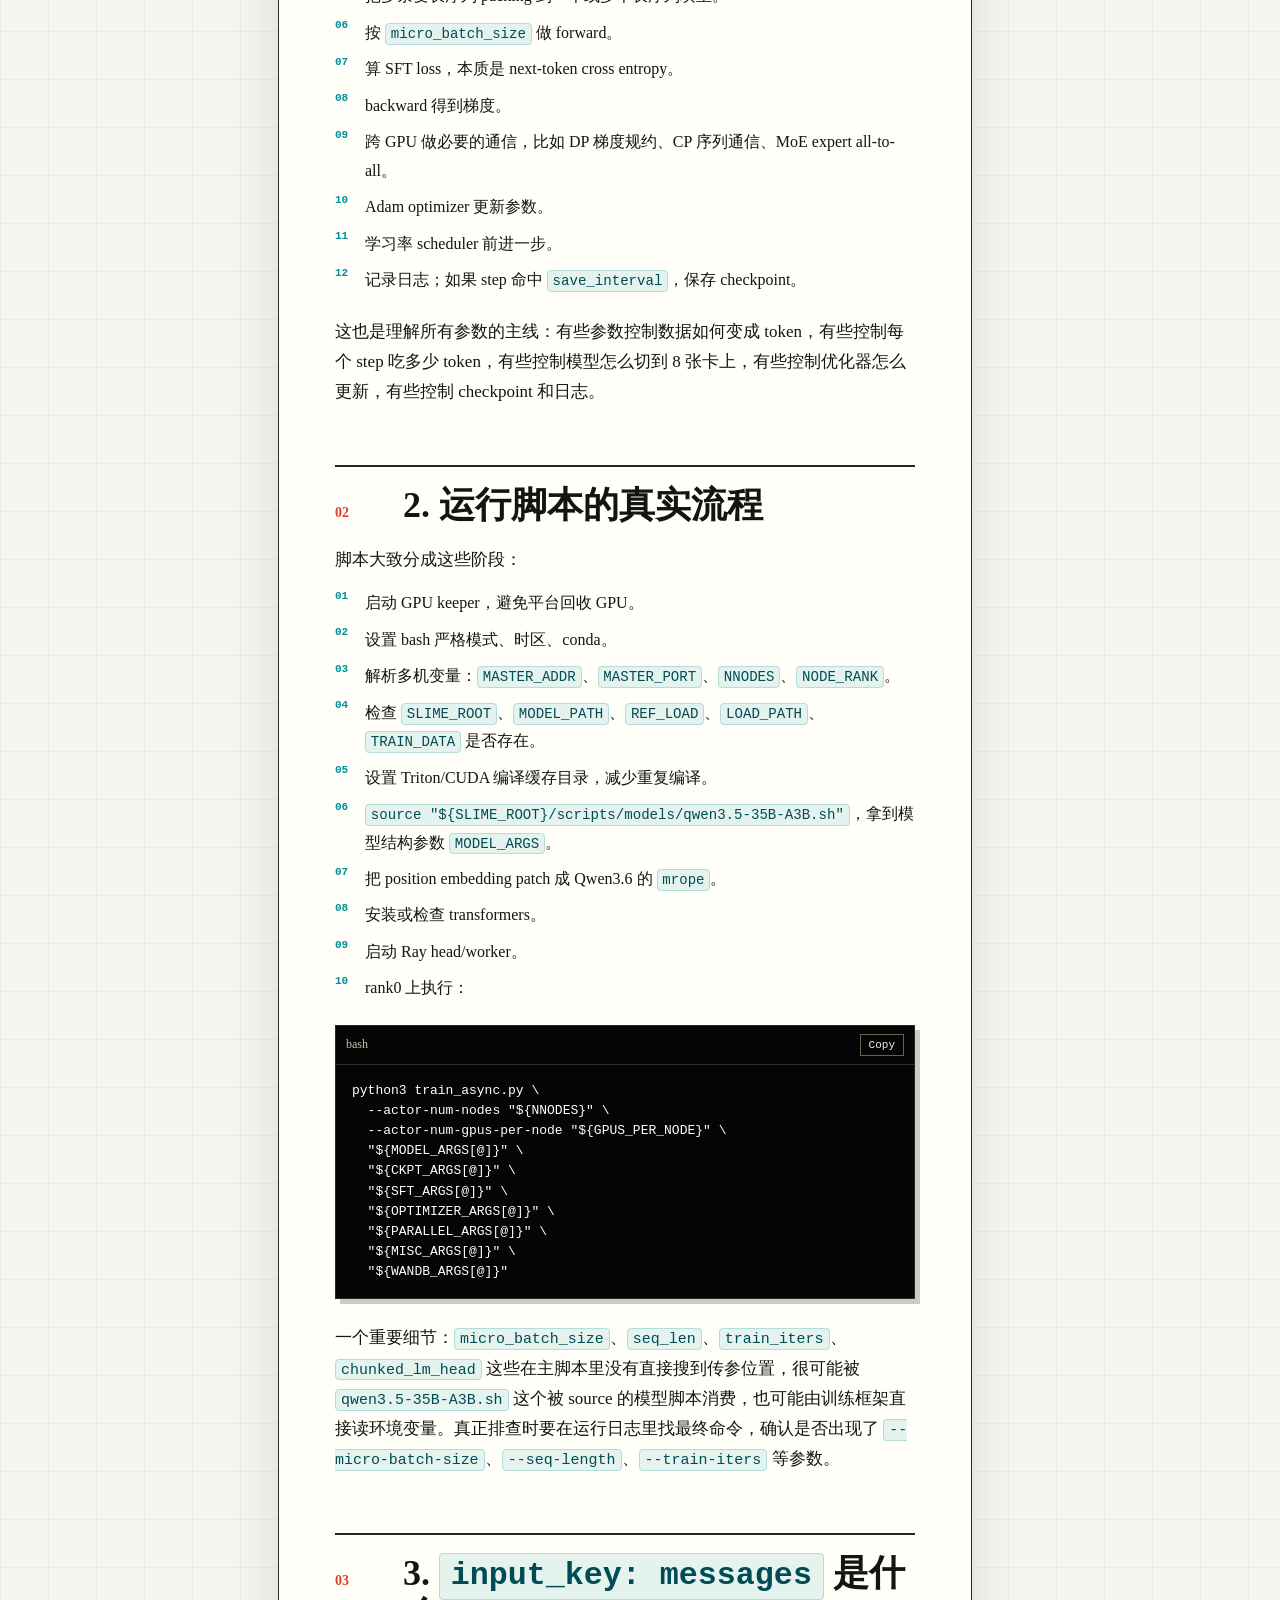
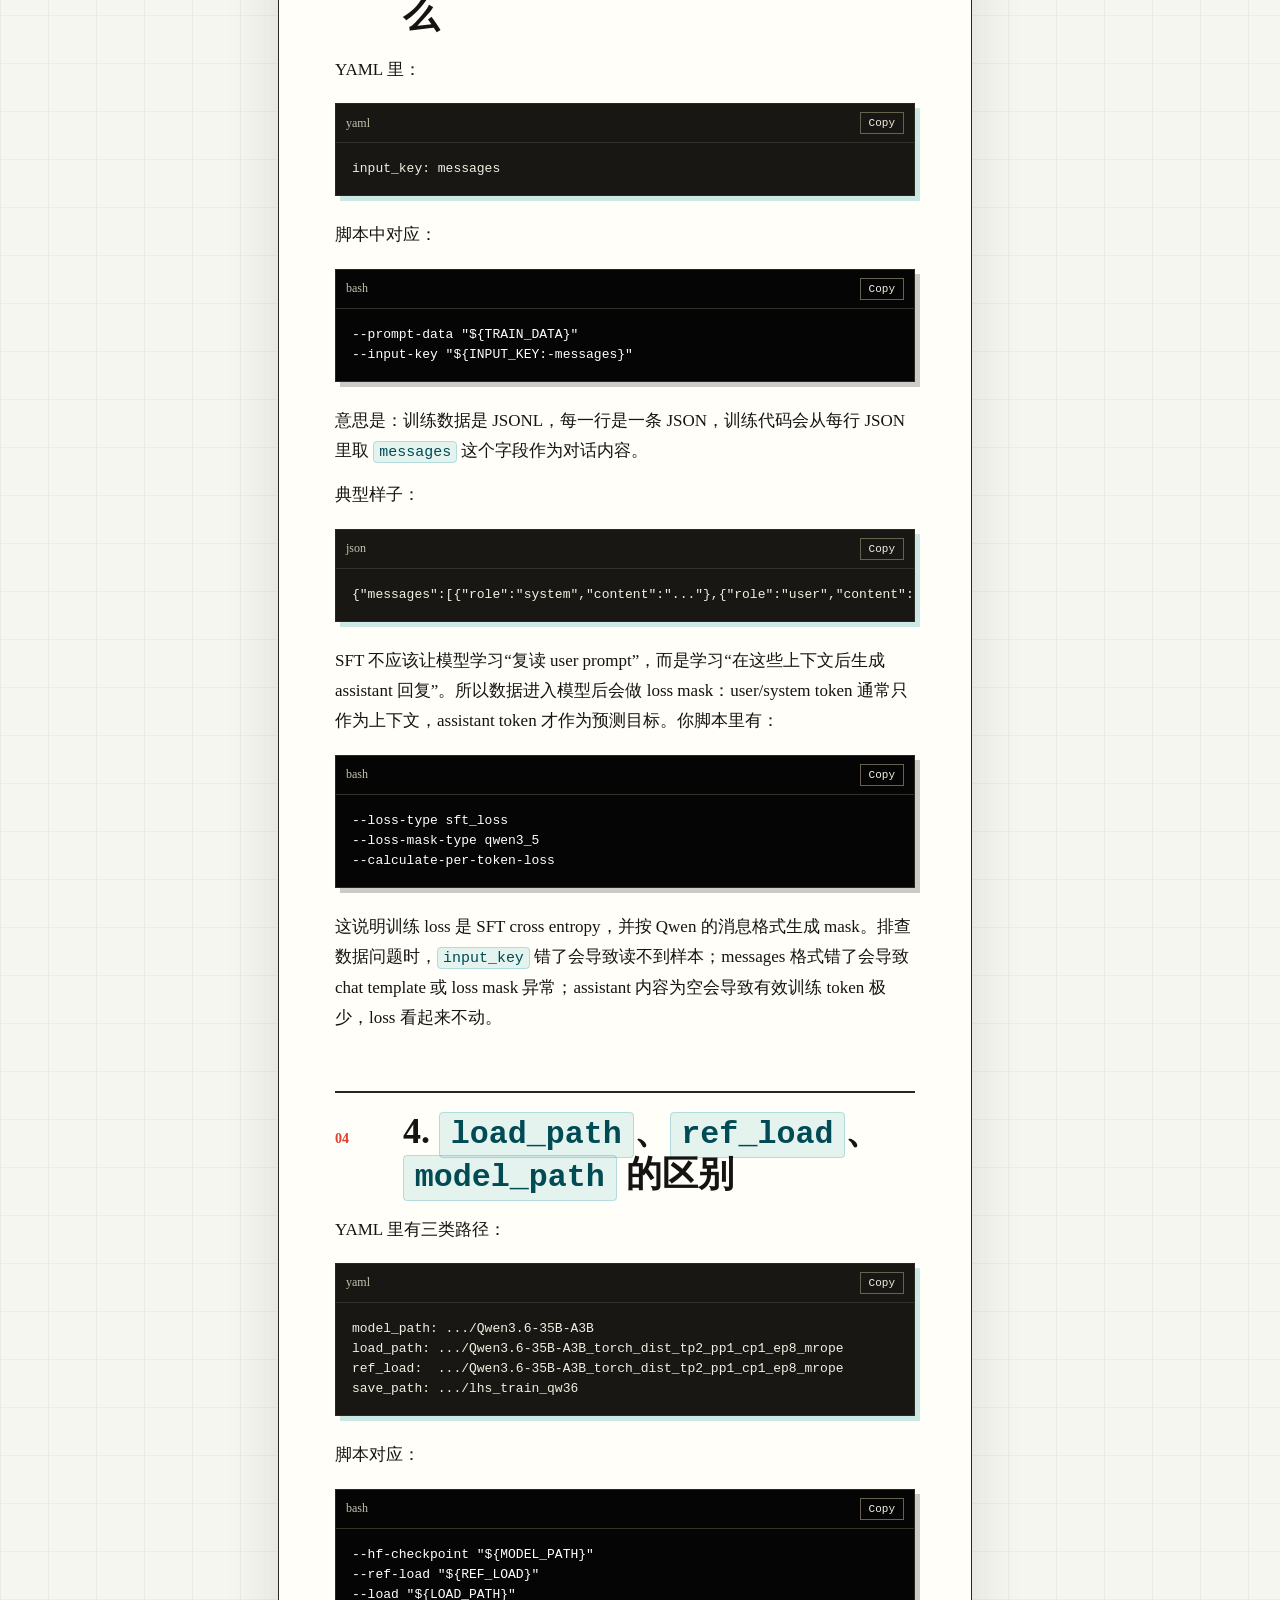
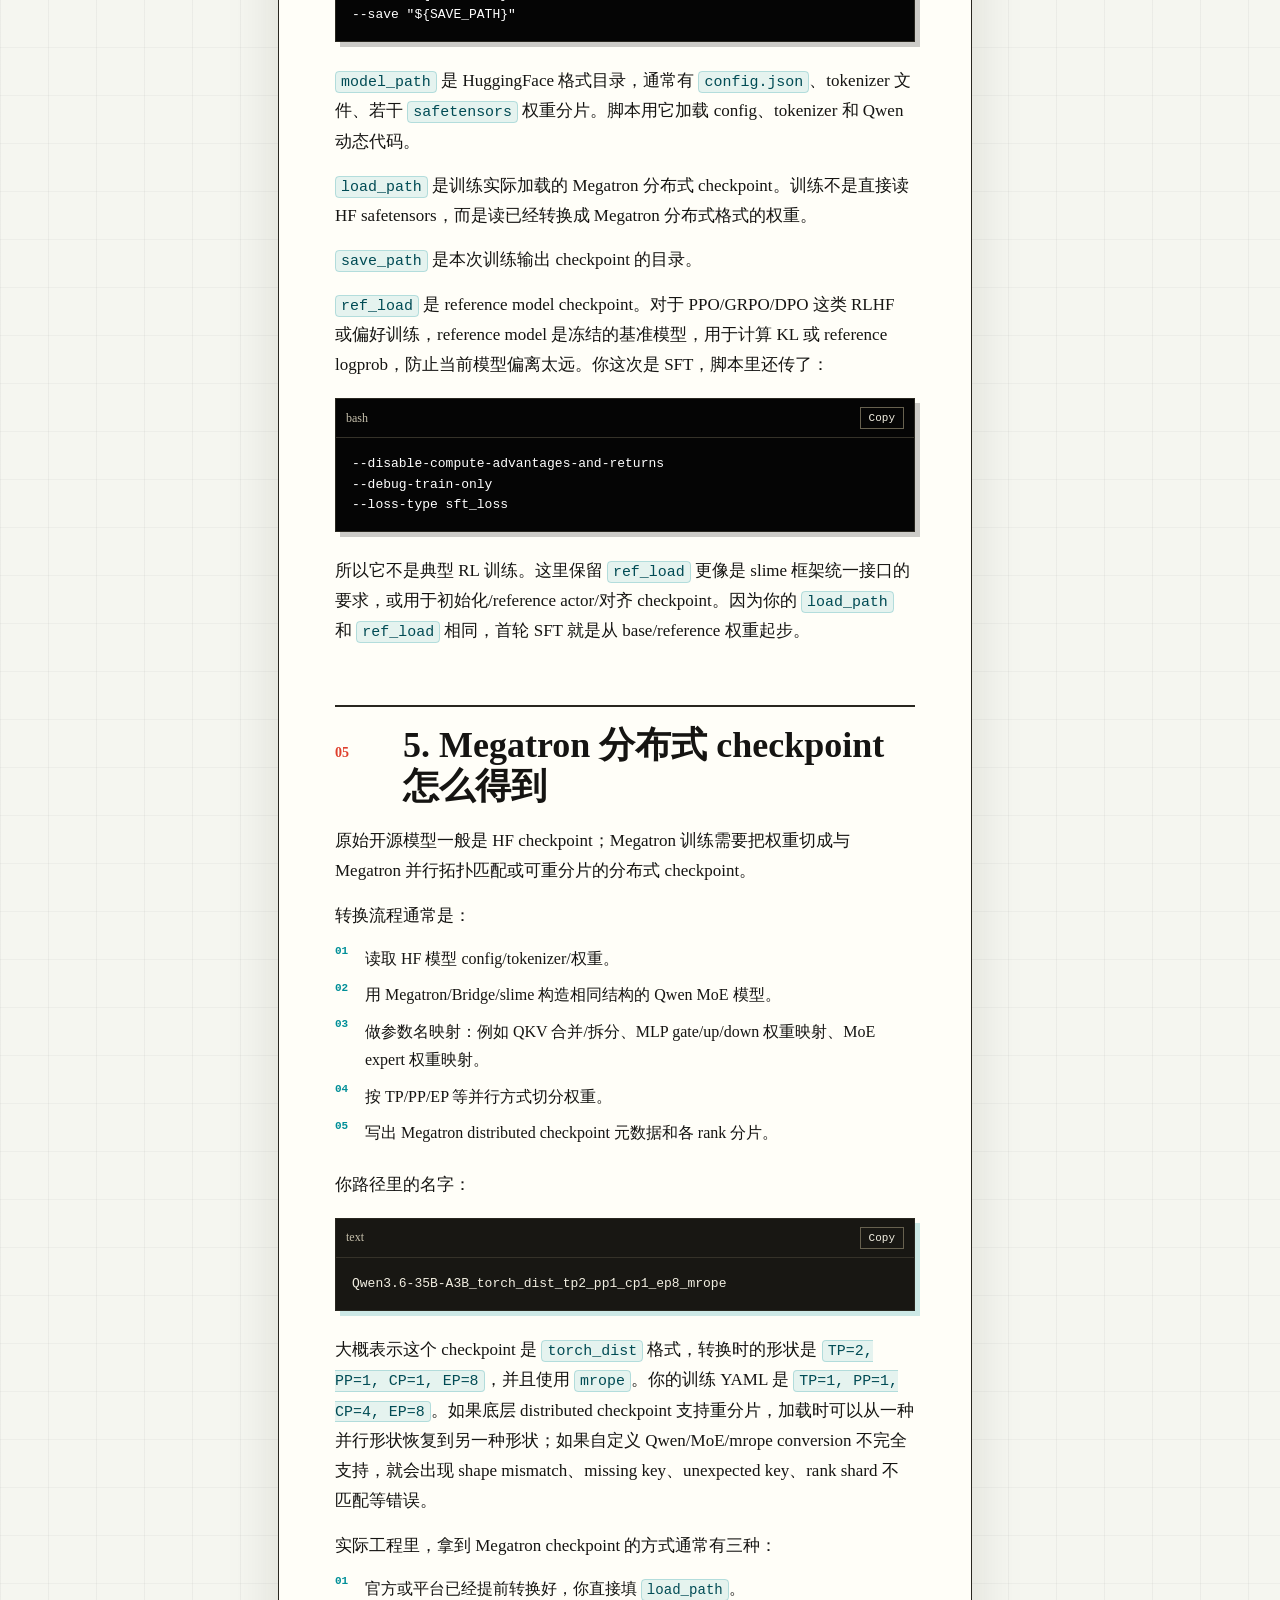
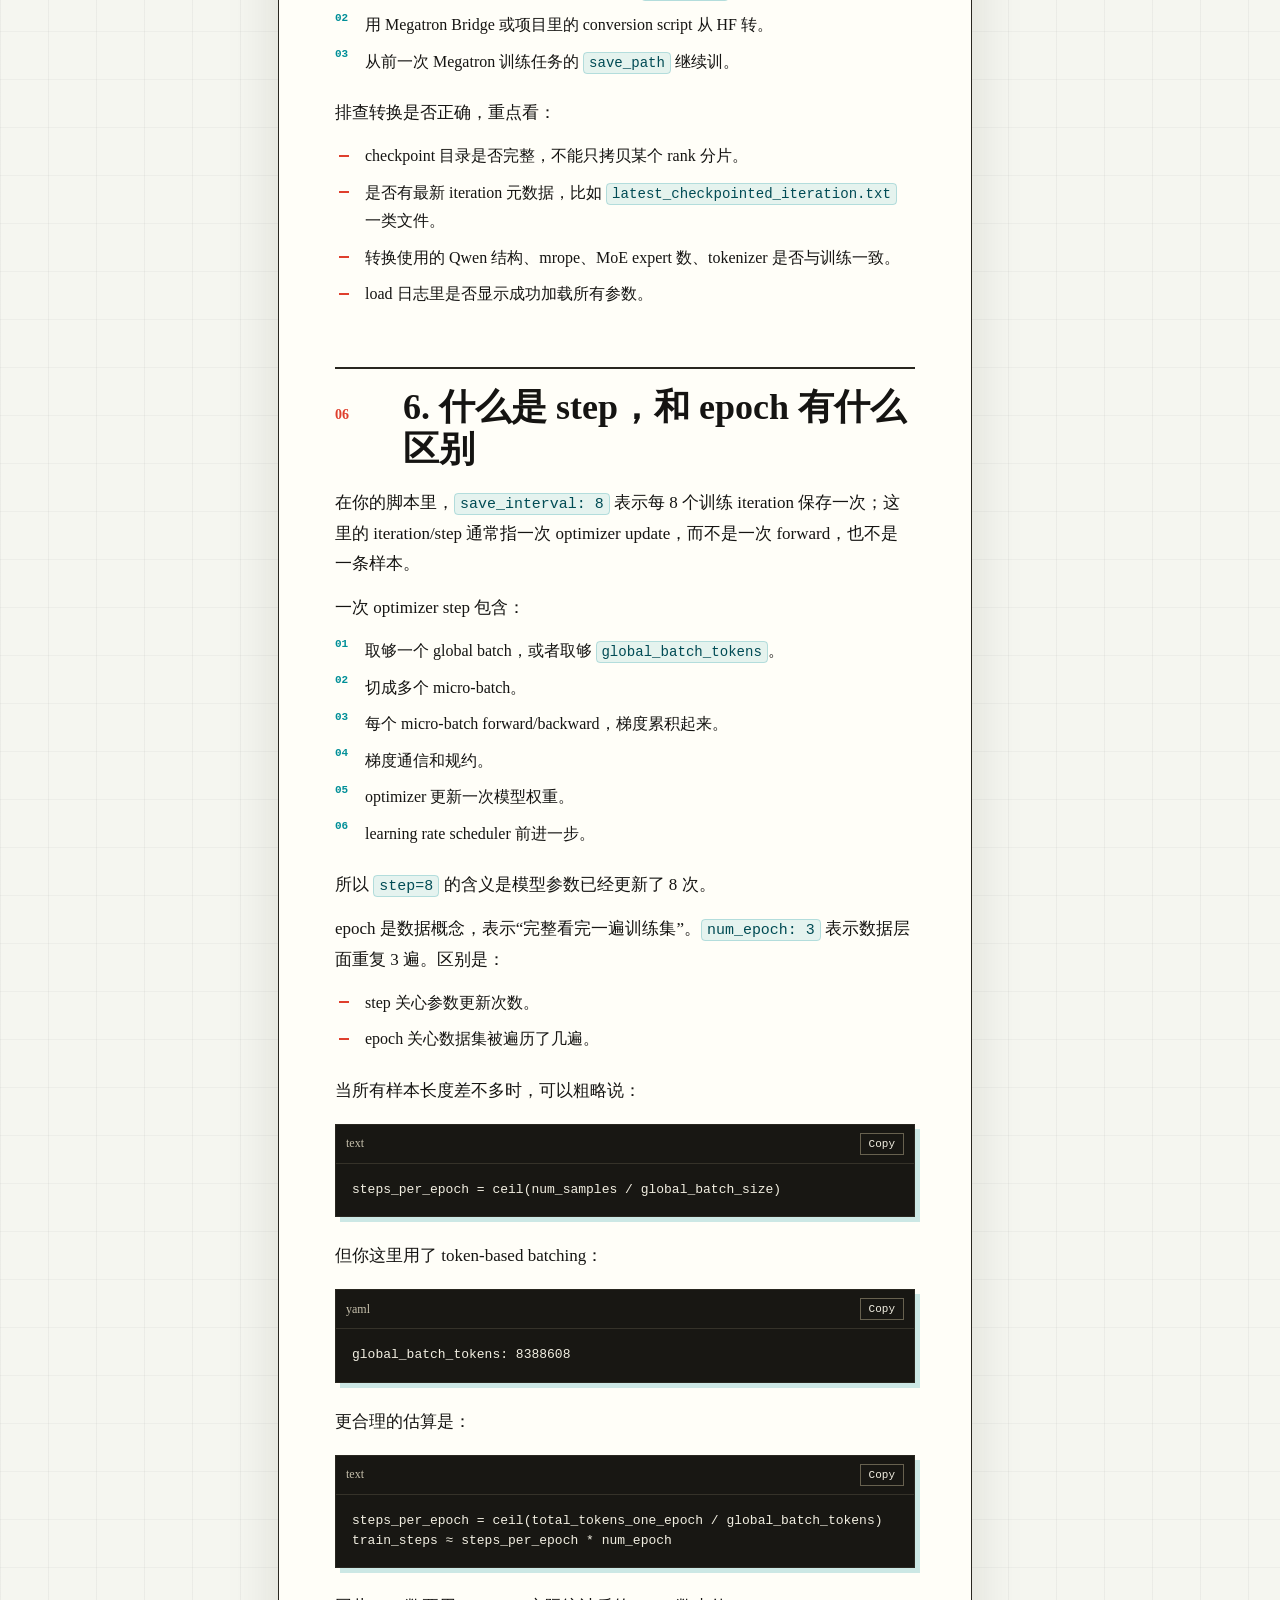
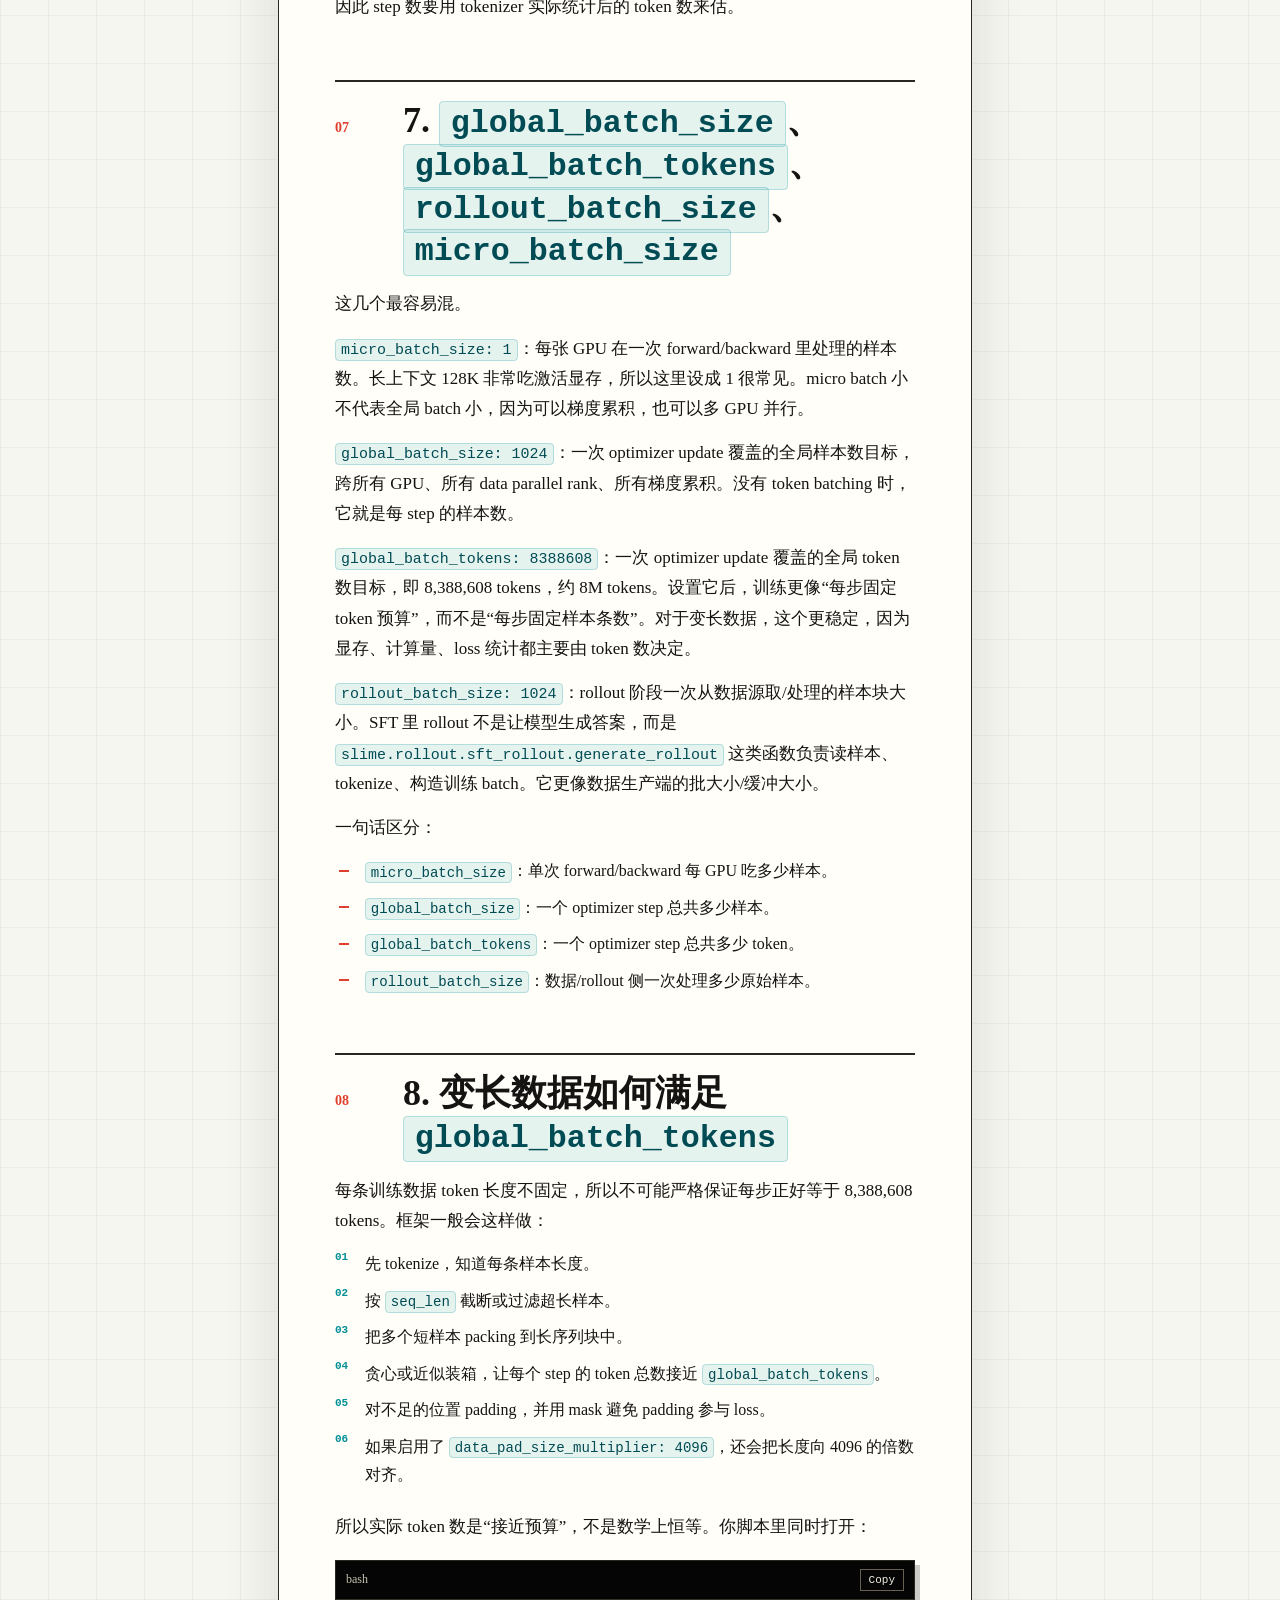
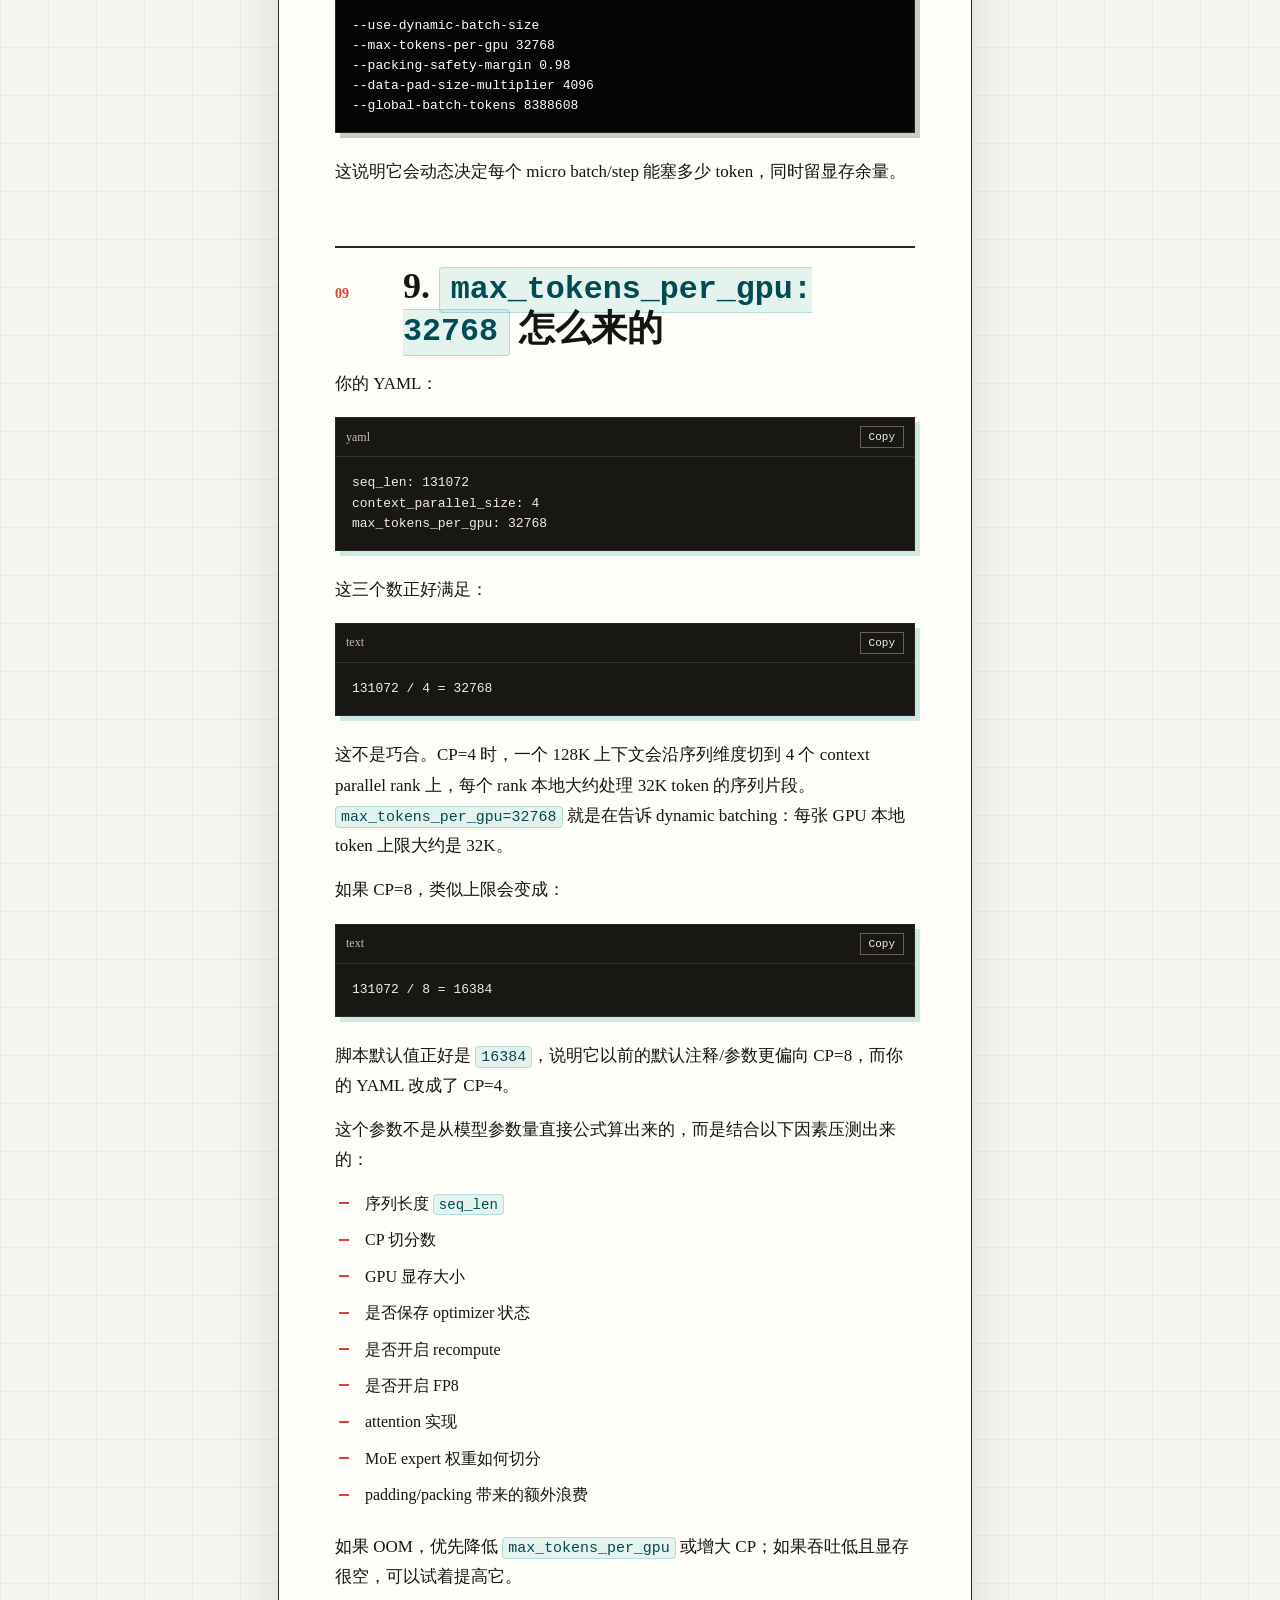
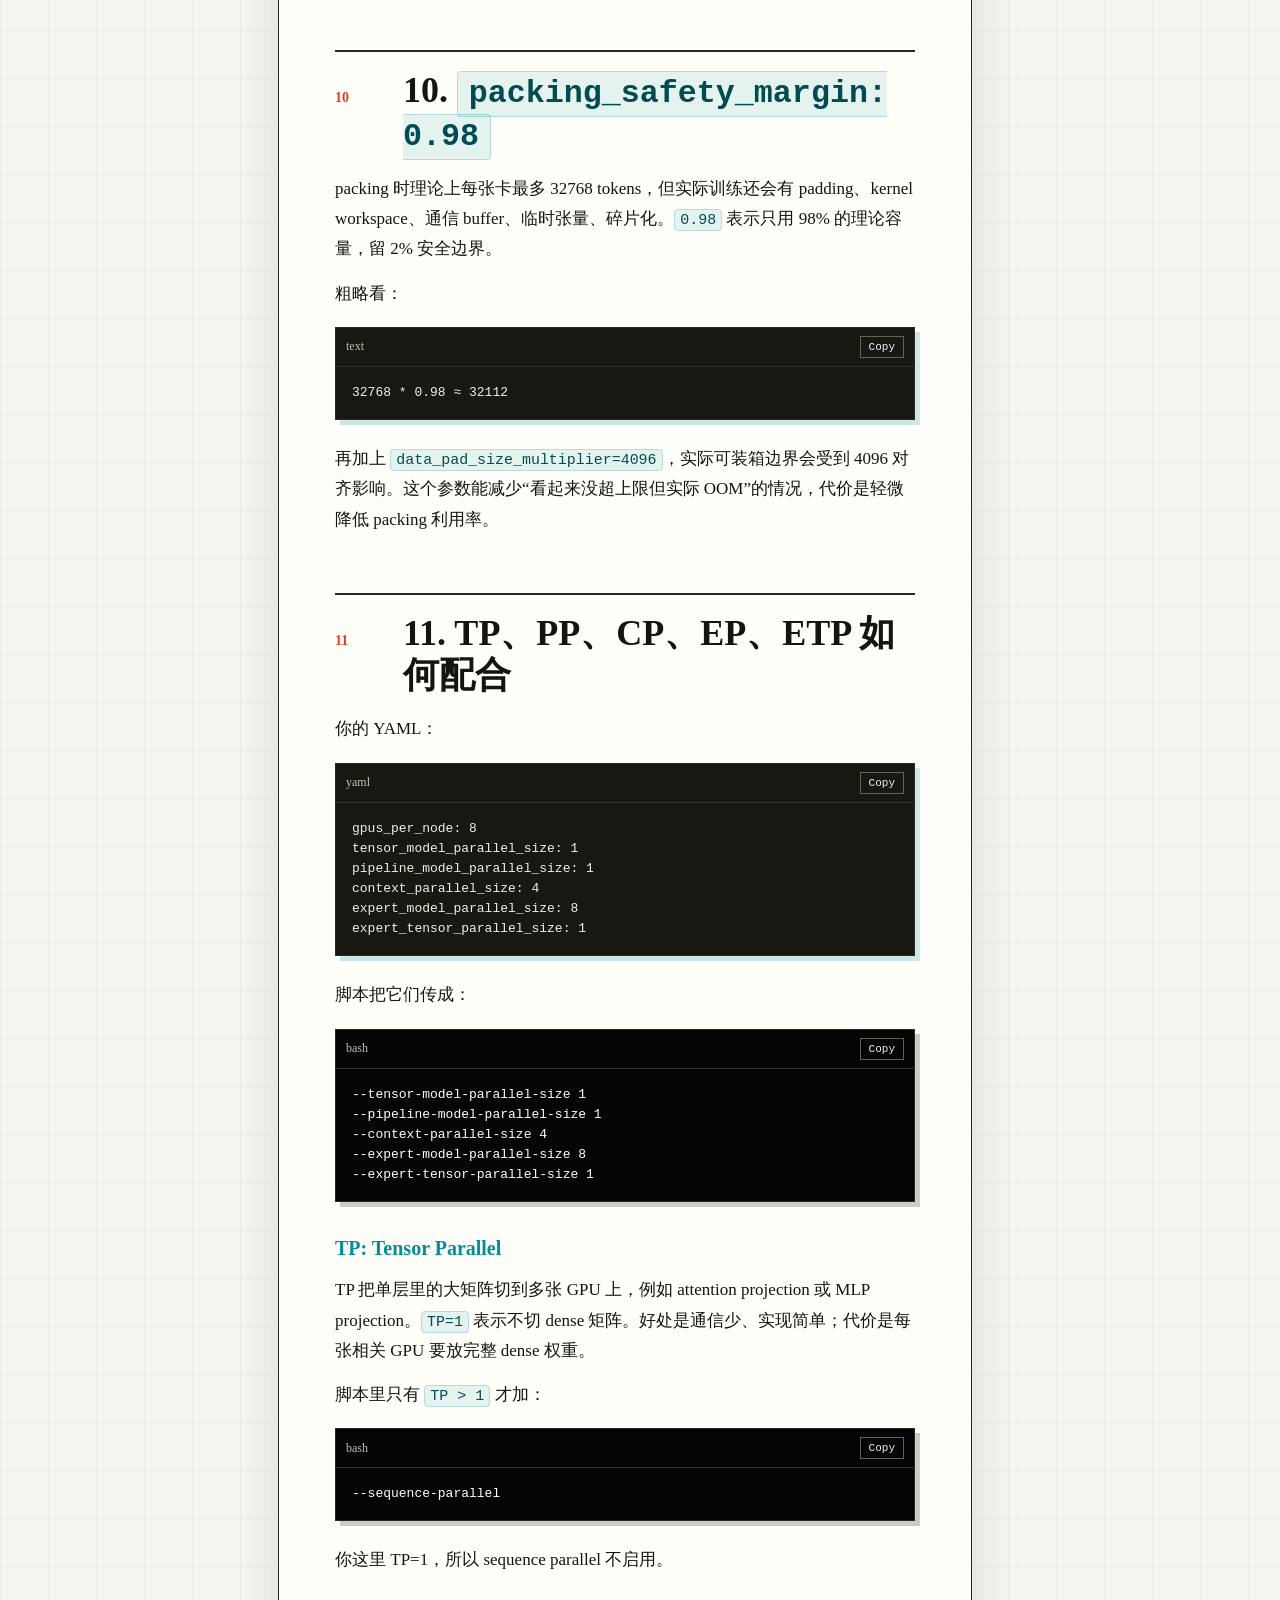
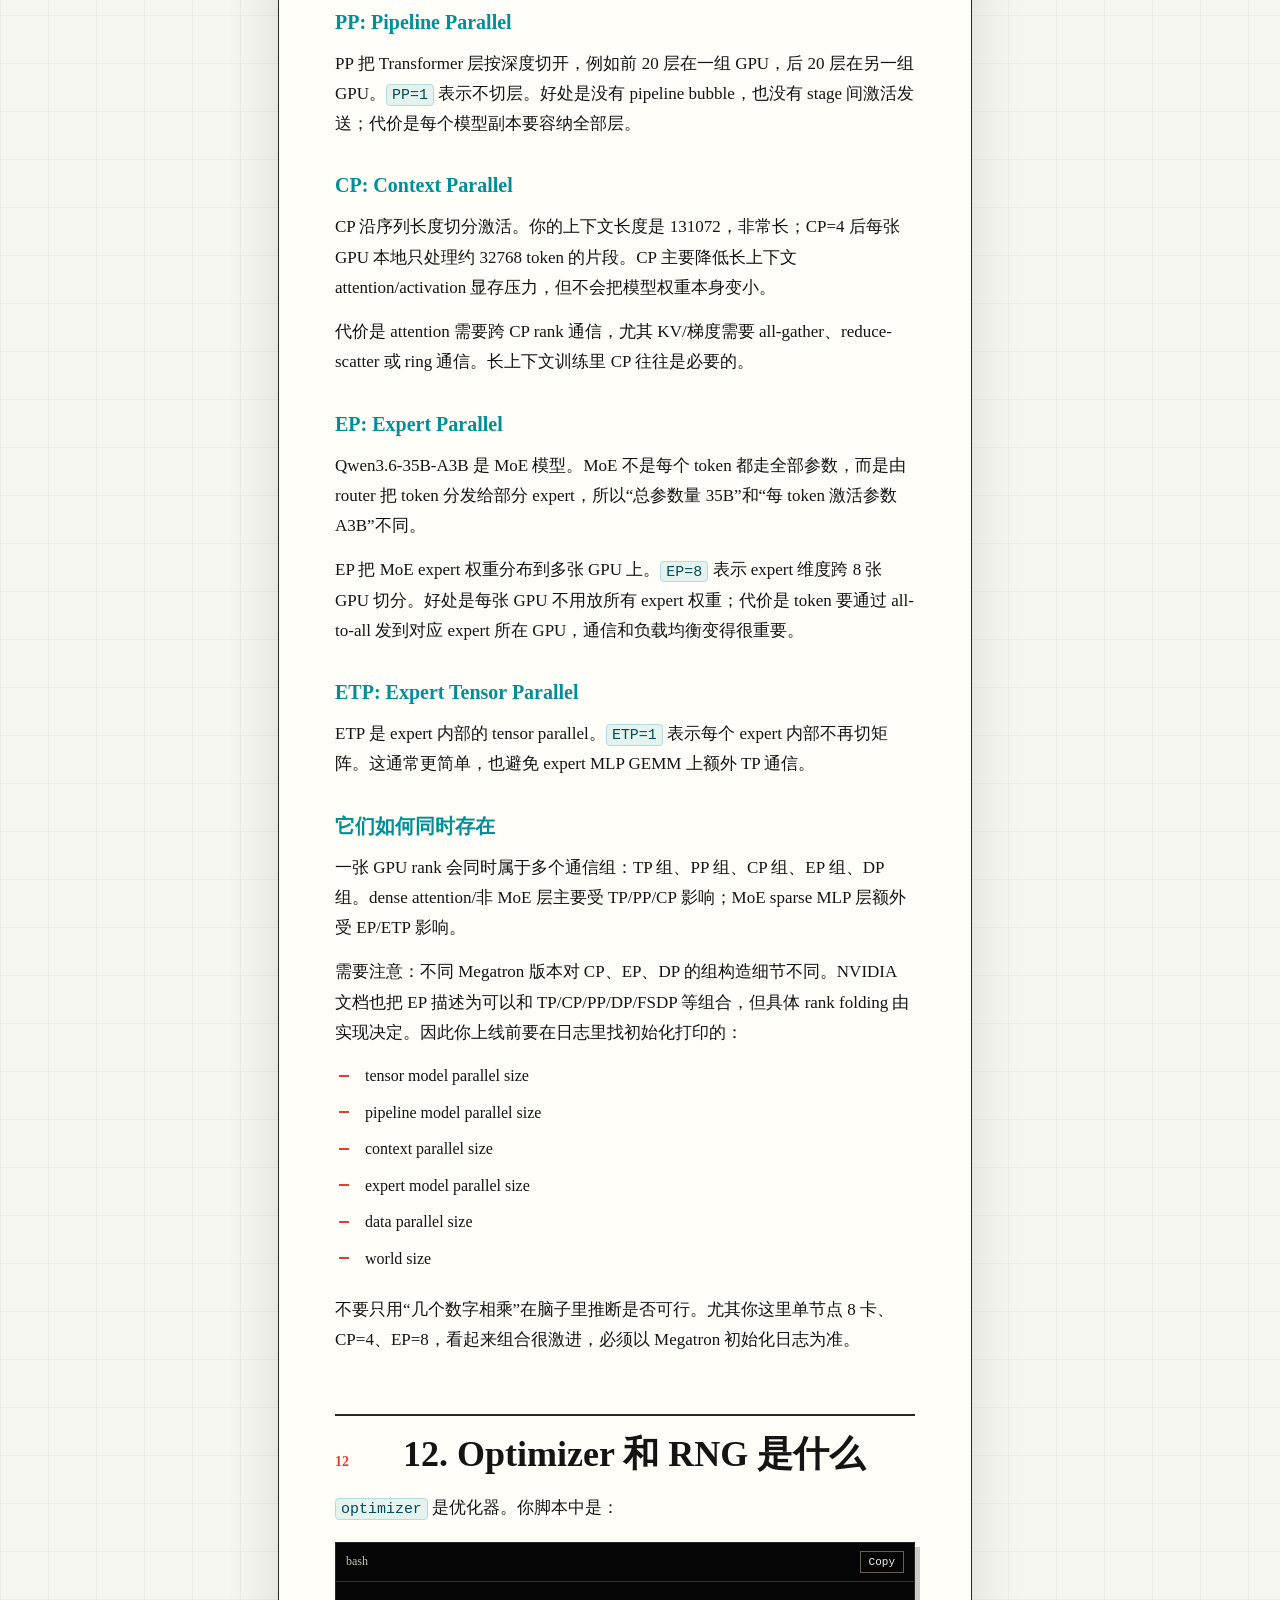
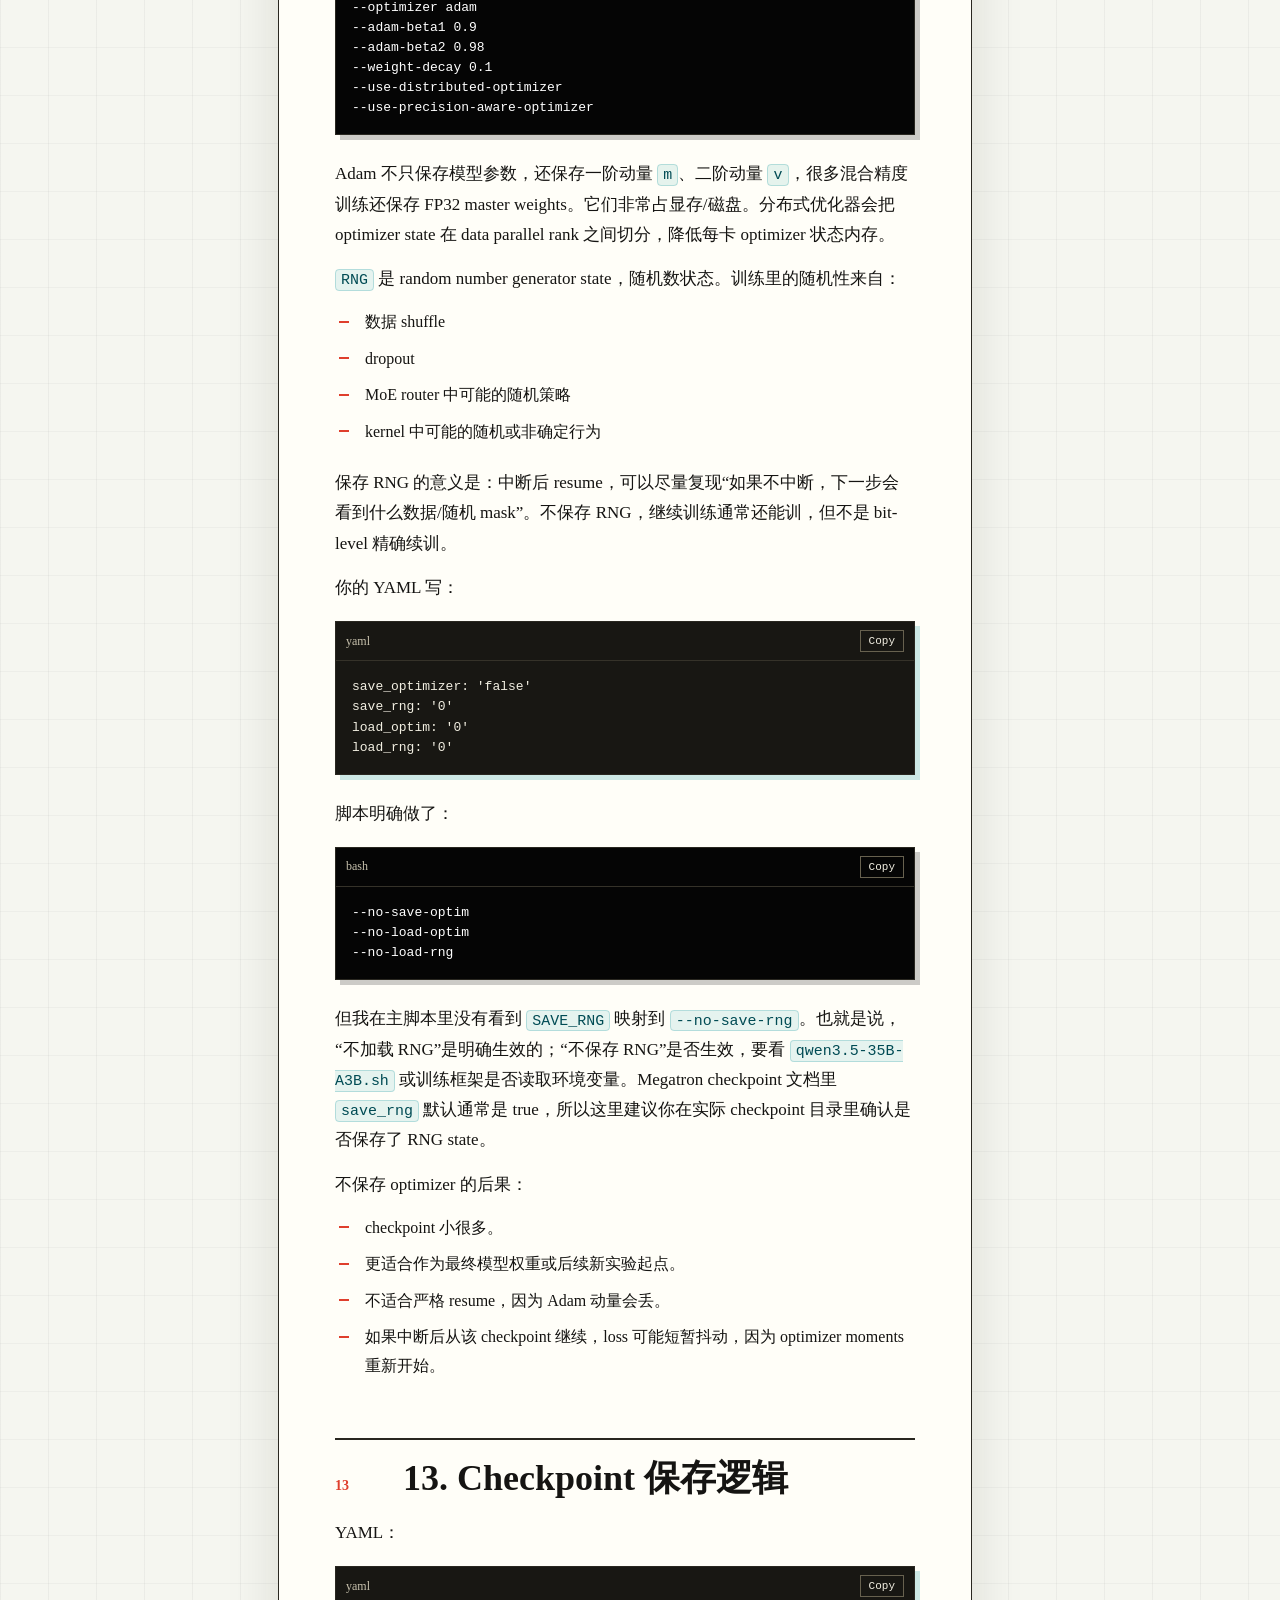
<file: qwen36-sft/index.html>
<!doctype html>
<html lang="zh-CN">
<head>
  <meta charset="utf-8" />
  <meta name="viewport" content="width=device-width, initial-scale=1" />
  <title>Qwen3.6-35B-A3B SFT 训练手册</title>
  <style>
    :root {
      --ink: #151412;
      --ink-soft: #3b3833;
      --muted: #706c62;
      --paper: #f5f6f0;
      --panel: #fffef8;
      --panel-2: #ecefe8;
      --line: #d4d6cb;
      --line-dark: #292720;
      --red: #df3f2d;
      --cyan: #008f98;
      --green: #347b42;
      --yellow: #e4aa25;
      --blue: #2d62a8;
      --code: #181713;
      --code-line: #353229;
      --shadow: 0 18px 50px rgba(28, 25, 18, 0.12);
      --radius: 6px;
      color-scheme: light;
    }

    * {
      box-sizing: border-box;
    }

    html {
      scroll-behavior: smooth;
    }

    body {
      margin: 0;
      color: var(--ink);
      background:
        linear-gradient(90deg, rgba(21,20,18,0.045) 1px, transparent 1px) 0 0 / 48px 48px,
        linear-gradient(0deg, rgba(21,20,18,0.035) 1px, transparent 1px) 0 0 / 48px 48px,
        var(--paper);
      font-family: "Songti SC", "Noto Serif CJK SC", "Source Han Serif SC", "Hiragino Mincho ProN", serif;
      line-height: 1.78;
      letter-spacing: 0;
    }

    body::before {
      content: "";
      position: fixed;
      inset: 0;
      pointer-events: none;
      opacity: 0.32;
      background-image:
        radial-gradient(rgba(21, 20, 18, 0.16) 0.55px, transparent 0.7px);
      background-size: 7px 7px;
      mix-blend-mode: multiply;
      z-index: 0;
    }

    a {
      color: var(--blue);
      text-decoration-color: rgba(45, 98, 168, 0.35);
      text-decoration-thickness: 1px;
      text-underline-offset: 3px;
    }

    code,
    pre,
    .metric-value,
    .eyebrow,
    .toc-link,
    .copy-code,
    .rail-title,
    .top-meta,
    .node,
    .chip {
      font-family: "JetBrains Mono", "SFMono-Regular", "Cascadia Code", "Menlo", monospace;
    }

    .progress {
      position: fixed;
      inset: 0 0 auto;
      height: 4px;
      background: linear-gradient(90deg, var(--red), var(--cyan), var(--green));
      transform: scaleX(0);
      transform-origin: left;
      z-index: 20;
    }

    .page {
      position: relative;
      z-index: 1;
      display: grid;
      grid-template-columns: minmax(230px, 0.8fr) minmax(0, 820px) minmax(260px, 0.9fr);
      gap: 28px;
      width: min(1600px, calc(100% - 40px));
      margin: 0 auto;
      padding: 28px 0 80px;
    }

    .left-rail,
    .right-rail {
      position: sticky;
      top: 22px;
      align-self: start;
      max-height: calc(100vh - 44px);
      overflow: auto;
      scrollbar-width: thin;
    }

    .brand-plate {
      border: 1px solid var(--line-dark);
      background: var(--ink);
      color: var(--panel);
      padding: 18px;
      box-shadow: 7px 7px 0 var(--yellow);
    }

    .brand-plate strong {
      display: block;
      font-size: 18px;
      line-height: 1.15;
      letter-spacing: 0;
      margin-top: 8px;
    }

    .eyebrow {
      color: var(--yellow);
      font-size: 11px;
      text-transform: uppercase;
      letter-spacing: 0.12em;
    }

    .toc {
      margin-top: 22px;
      padding: 10px 0;
      border-top: 1px solid var(--line-dark);
      border-bottom: 1px solid var(--line-dark);
    }

    .toc-link {
      display: block;
      color: var(--ink-soft);
      text-decoration: none;
      font-size: 12px;
      line-height: 1.45;
      padding: 8px 10px;
      border-left: 3px solid transparent;
      transition: background 160ms ease, color 160ms ease, border-color 160ms ease;
    }

    .toc-l3 {
      padding-left: 24px;
      color: var(--muted);
    }

    .toc-link:hover,
    .toc-link.active {
      color: var(--ink);
      background: rgba(0, 143, 152, 0.08);
      border-left-color: var(--cyan);
    }

    .article-shell {
      min-width: 0;
    }

    .manual-top {
      border: 1px solid var(--line-dark);
      background: var(--panel);
      box-shadow: var(--shadow);
      overflow: hidden;
    }

    .manual-band {
      display: grid;
      grid-template-columns: 1fr auto;
      align-items: center;
      gap: 18px;
      padding: 16px 18px;
      background: var(--ink);
      color: var(--panel);
      border-bottom: 4px solid var(--red);
    }

    .manual-band .top-meta {
      font-size: 12px;
      color: #d8d4c7;
    }

    .manual-title {
      padding: 34px 36px 28px;
    }

    h1 {
      margin: 0;
      font-size: clamp(34px, 5.6vw, 70px);
      line-height: 0.98;
      font-weight: 900;
      letter-spacing: 0;
      max-width: 780px;
    }

    .subtitle {
      margin: 18px 0 0;
      color: var(--ink-soft);
      font-size: 18px;
      max-width: 700px;
    }

    .chips {
      display: flex;
      flex-wrap: wrap;
      gap: 8px;
      margin-top: 24px;
    }

    .chip {
      display: inline-flex;
      align-items: center;
      min-height: 28px;
      padding: 5px 9px;
      border: 1px solid var(--line-dark);
      background: var(--panel-2);
      color: var(--ink);
      font-size: 12px;
    }

    .visual-strip {
      display: grid;
      grid-template-columns: repeat(4, 1fr);
      border-top: 1px solid var(--line-dark);
      background: #fbfaf3;
    }

    .metric {
      min-width: 0;
      padding: 16px;
      border-right: 1px solid var(--line-dark);
    }

    .metric:last-child {
      border-right: 0;
    }

    .metric-label {
      color: var(--muted);
      font-size: 12px;
      line-height: 1.25;
    }

    .metric-value {
      margin-top: 6px;
      font-size: clamp(20px, 2vw, 30px);
      line-height: 1;
      font-weight: 800;
      color: var(--ink);
    }

    .workflow {
      margin: 28px 0;
      border: 1px solid var(--line-dark);
      background: var(--panel);
      padding: 20px;
    }

    .workflow-grid {
      display: grid;
      grid-template-columns: repeat(6, 1fr);
      gap: 8px;
      margin-top: 14px;
    }

    .flow-step {
      position: relative;
      min-height: 92px;
      padding: 12px 10px;
      border: 1px solid var(--line);
      background: #f9f8f1;
    }

    .flow-step::after {
      content: "";
      position: absolute;
      right: -9px;
      top: 50%;
      width: 9px;
      border-top: 2px solid var(--red);
    }

    .flow-step:last-child::after {
      display: none;
    }

    .flow-step b {
      display: block;
      font-size: 13px;
      line-height: 1.25;
    }

    .flow-step span {
      display: block;
      margin-top: 8px;
      color: var(--muted);
      font-size: 12px;
      line-height: 1.35;
    }

    .article {
      margin-top: 28px;
      padding: 38px clamp(22px, 5vw, 56px);
      background: var(--panel);
      border: 1px solid var(--line-dark);
      box-shadow: var(--shadow);
    }

    .article h1 {
      display: none;
    }

    .article h2 {
      display: grid;
      grid-template-columns: 54px 1fr;
      gap: 14px;
      align-items: baseline;
      margin: 58px 0 18px;
      padding-top: 18px;
      border-top: 2px solid var(--line-dark);
      font-size: clamp(24px, 3vw, 36px);
      line-height: 1.16;
      letter-spacing: 0;
    }

    .article h2:first-of-type {
      margin-top: 0;
    }

    .section-index {
      color: var(--red);
      font-size: 14px;
      line-height: 1;
    }

    .article h3 {
      margin: 34px 0 10px;
      color: var(--cyan);
      font-size: 20px;
      line-height: 1.25;
      letter-spacing: 0;
    }

    .article p {
      margin: 14px 0;
      font-size: 17px;
    }

    .article p:first-child {
      font-size: 18px;
      color: var(--ink-soft);
    }

    .article ul,
    .article ol {
      margin: 14px 0 22px;
      padding-left: 0;
      list-style: none;
    }

    .article li {
      position: relative;
      margin: 8px 0;
      padding-left: 30px;
      font-size: 16px;
    }

    .article ul li::before {
      content: "";
      position: absolute;
      left: 4px;
      top: 0.78em;
      width: 10px;
      border-top: 2px solid var(--red);
    }

    .article ol {
      counter-reset: item;
    }

    .article ol li {
      counter-increment: item;
    }

    .article ol li::before {
      content: counter(item, decimal-leading-zero);
      position: absolute;
      left: 0;
      top: 0.15em;
      color: var(--cyan);
      font: 700 11px/1 "JetBrains Mono", monospace;
    }

    .article code {
      padding: 0.13em 0.34em;
      background: rgba(0, 143, 152, 0.1);
      border: 1px solid rgba(0, 143, 152, 0.22);
      border-radius: 4px;
      font-size: 0.88em;
      color: #004b54;
      overflow-wrap: anywhere;
    }

    .code-shell {
      margin: 18px 0 24px;
      border: 1px solid var(--line-dark);
      background: var(--code);
      color: #f2efe2;
      box-shadow: 5px 5px 0 rgba(0, 143, 152, 0.2);
      overflow: hidden;
    }

    .code-shell[data-lang="bash"],
    .code-shell[data-lang="sh"],
    .code-shell[data-lang="shell"] {
      background: #050505;
      color: #ffffff;
      box-shadow: 5px 5px 0 rgba(0, 0, 0, 0.2);
    }

    .code-shell figcaption {
      display: flex;
      justify-content: space-between;
      align-items: center;
      padding: 8px 10px;
      border-bottom: 1px solid var(--code-line);
      color: #c7c1ad;
      font-size: 12px;
    }

    .copy-code {
      border: 1px solid #67614f;
      background: transparent;
      color: #f2efe2;
      font-size: 11px;
      padding: 4px 8px;
      cursor: pointer;
    }

    .copy-code:hover {
      background: var(--yellow);
      color: var(--ink);
      border-color: var(--yellow);
    }

    pre {
      margin: 0;
      padding: 16px;
      overflow: auto;
      font-size: 13px;
      line-height: 1.55;
    }

    .article .code-shell pre code {
      padding: 0;
      background: transparent;
      border: 0;
      border-radius: 0;
      color: inherit;
      font-size: inherit;
      overflow-wrap: normal;
    }

    .article .code-shell[data-lang="bash"] pre code,
    .article .code-shell[data-lang="sh"] pre code,
    .article .code-shell[data-lang="shell"] pre code {
      color: #ffffff;
    }

    .rail-card {
      border: 1px solid var(--line-dark);
      background: var(--panel);
      padding: 16px;
      margin-bottom: 18px;
      box-shadow: 5px 5px 0 rgba(21, 20, 18, 0.1);
    }

    .rail-title {
      display: flex;
      justify-content: space-between;
      gap: 8px;
      align-items: center;
      margin-bottom: 12px;
      font-size: 12px;
      text-transform: uppercase;
      letter-spacing: 0.12em;
      color: var(--ink-soft);
    }

    .rail-title::after {
      content: "";
      flex: 1;
      border-top: 1px solid var(--line);
    }

    .param-list {
      display: grid;
      gap: 8px;
    }

    .param {
      display: grid;
      grid-template-columns: 1fr auto;
      gap: 10px;
      align-items: center;
      padding: 9px 0;
      border-bottom: 1px solid var(--line);
    }

    .param:last-child {
      border-bottom: 0;
    }

    .param span {
      color: var(--muted);
      font-size: 12px;
      line-height: 1.2;
    }

    .param b {
      font-family: "JetBrains Mono", monospace;
      font-size: 13px;
      white-space: nowrap;
    }

    .topology {
      display: grid;
      grid-template-columns: repeat(4, 1fr);
      gap: 6px;
    }

    .node {
      min-height: 46px;
      border: 1px solid var(--line-dark);
      background: #f7f6ed;
      display: grid;
      place-items: center;
      font-size: 12px;
      line-height: 1.1;
      position: relative;
    }

    .node::before {
      content: "";
      position: absolute;
      inset: 5px;
      border: 1px dashed rgba(223, 63, 45, 0.45);
    }

    .legend {
      display: grid;
      gap: 7px;
      margin-top: 12px;
      color: var(--muted);
      font-size: 12px;
      line-height: 1.35;
    }

    .legend i {
      display: inline-block;
      width: 11px;
      height: 11px;
      margin-right: 6px;
      vertical-align: -1px;
      border: 1px solid var(--line-dark);
    }

    .risk-list {
      display: grid;
      gap: 8px;
      margin: 0;
      padding: 0;
      list-style: none;
    }

    .risk-list li {
      padding: 9px 10px;
      border-left: 4px solid var(--red);
      background: #f8f2ea;
      font-size: 13px;
      line-height: 1.45;
    }

    .footer-note {
      margin-top: 24px;
      color: var(--muted);
      font-size: 12px;
      line-height: 1.55;
    }

    @media (max-width: 1180px) {
      .page {
        grid-template-columns: minmax(210px, 260px) minmax(0, 1fr);
      }

      .right-rail {
        position: static;
        grid-column: 1 / -1;
        display: grid;
        grid-template-columns: repeat(3, 1fr);
        gap: 14px;
        max-height: none;
      }

      .rail-card {
        margin-bottom: 0;
      }
    }

    @media (max-width: 860px) {
      .page {
        width: min(100% - 24px, 760px);
        grid-template-columns: 1fr;
        gap: 18px;
        padding-top: 14px;
      }

      .left-rail {
        position: static;
        max-height: none;
      }

      .brand-plate {
        box-shadow: 4px 4px 0 var(--yellow);
      }

      .toc {
        display: grid;
        grid-template-columns: repeat(2, 1fr);
        max-height: 230px;
        overflow: auto;
      }

      .right-rail {
        grid-template-columns: 1fr;
      }

      .manual-band,
      .visual-strip,
      .workflow-grid {
        grid-template-columns: 1fr;
      }

      .metric {
        border-right: 0;
        border-bottom: 1px solid var(--line-dark);
      }

      .metric:last-child {
        border-bottom: 0;
      }

      .flow-step::after {
        display: none;
      }

      .article {
        padding: 28px 18px;
      }

      .article h2 {
        grid-template-columns: 1fr;
        gap: 8px;
      }
    }

    @media print {
      body {
        background: white;
      }

      body::before,
      .progress,
      .left-rail,
      .right-rail,
      .copy-code {
        display: none;
      }

      .page {
        display: block;
        width: 100%;
      }

      .manual-top,
      .article,
      .workflow {
        box-shadow: none;
      }
    }
  </style>
</head>
<body>
  <div class="progress" id="progress"></div>
  <main class="page">
    <aside class="left-rail" aria-label="文章目录">
      <div class="brand-plate">
        <span class="eyebrow">Field Manual</span>
        <strong>Qwen3.6-35B-A3B SFT 训练手册</strong>
      </div>
      <nav class="toc">
        <a class="toc-link toc-l2" href="#1-这次训练到底在做什么"><span>1. 这次训练到底在做什么</span></a>
<a class="toc-link toc-l2" href="#2-运行脚本的真实流程"><span>2. 运行脚本的真实流程</span></a>
<a class="toc-link toc-l2" href="#3-input-key-messages-是什么"><span>3. input_key: messages 是什么</span></a>
<a class="toc-link toc-l2" href="#4-load-path-ref-load-model-path-的区别"><span>4. load_path、ref_load、model_path 的区别</span></a>
<a class="toc-link toc-l2" href="#5-megatron-分布式-checkpoint-怎么得到"><span>5. Megatron 分布式 checkpoint 怎么得到</span></a>
<a class="toc-link toc-l2" href="#6-什么是-step-和-epoch-有什么区别"><span>6. 什么是 step，和 epoch 有什么区别</span></a>
<a class="toc-link toc-l2" href="#7-global-batch-size-global-batch-tokens-rollout-batch-size-micro-batch-size"><span>7. global_batch_size、global_batch_tokens、rollout_batch_size、micro_batch_size</span></a>
<a class="toc-link toc-l2" href="#8-变长数据如何满足-global-batch-tokens"><span>8. 变长数据如何满足 global_batch_tokens</span></a>
<a class="toc-link toc-l2" href="#9-max-tokens-per-gpu-32768-怎么来的"><span>9. max_tokens_per_gpu: 32768 怎么来的</span></a>
<a class="toc-link toc-l2" href="#10-packing-safety-margin-0-98"><span>10. packing_safety_margin: 0.98</span></a>
<a class="toc-link toc-l2" href="#11-tp-pp-cp-ep-etp-如何配合"><span>11. TP、PP、CP、EP、ETP 如何配合</span></a>
<a class="toc-link toc-l3" href="#tp-tensor-parallel"><span>TP: Tensor Parallel</span></a>
<a class="toc-link toc-l3" href="#pp-pipeline-parallel"><span>PP: Pipeline Parallel</span></a>
<a class="toc-link toc-l3" href="#cp-context-parallel"><span>CP: Context Parallel</span></a>
<a class="toc-link toc-l3" href="#ep-expert-parallel"><span>EP: Expert Parallel</span></a>
<a class="toc-link toc-l3" href="#etp-expert-tensor-parallel"><span>ETP: Expert Tensor Parallel</span></a>
<a class="toc-link toc-l3" href="#它们如何同时存在"><span>它们如何同时存在</span></a>
<a class="toc-link toc-l2" href="#12-optimizer-和-rng-是什么"><span>12. Optimizer 和 RNG 是什么</span></a>
<a class="toc-link toc-l2" href="#13-checkpoint-保存逻辑"><span>13. Checkpoint 保存逻辑</span></a>
<a class="toc-link toc-l2" href="#14-学习率-warmup-decay"><span>14. 学习率、warmup、decay</span></a>
<a class="toc-link toc-l2" href="#15-lr-decay-iters-和-train-iters-如何事先算"><span>15. lr_decay_iters 和 train_iters 如何事先算</span></a>
<a class="toc-link toc-l2" href="#16-fp8-为什么能省显存-省在哪里"><span>16. FP8 为什么能省显存，省在哪里</span></a>
<a class="toc-link toc-l2" href="#17-recompute-是什么"><span>17. Recompute 是什么</span></a>
<a class="toc-link toc-l2" href="#18-global-batch-tokens-下为什么脚本特别传-lr-decay-iters"><span>18. global_batch_tokens 下为什么脚本特别传 lr_decay_iters</span></a>
<a class="toc-link toc-l2" href="#19-日志会写到哪里"><span>19. 日志会写到哪里</span></a>
<a class="toc-link toc-l2" href="#20-正常训练应该长什么样"><span>20. 正常训练应该长什么样</span></a>
<a class="toc-link toc-l2" href="#21-异常判断和排查"><span>21. 异常判断和排查</span></a>
<a class="toc-link toc-l3" href="#读不到数据"><span>读不到数据</span></a>
<a class="toc-link toc-l3" href="#checkpoint-加载失败"><span>checkpoint 加载失败</span></a>
<a class="toc-link toc-l3" href="#oom"><span>OOM</span></a>
<a class="toc-link toc-l3" href="#loss-nan-或爆炸"><span>loss NaN 或爆炸</span></a>
<a class="toc-link toc-l3" href="#loss-不动"><span>loss 不动</span></a>
<a class="toc-link toc-l3" href="#吞吐低"><span>吞吐低</span></a>
<a class="toc-link toc-l3" href="#ray-nccl-网络问题"><span>Ray/NCCL 网络问题</span></a>
<a class="toc-link toc-l2" href="#22-这份配置里值得特别注意的点"><span>22. 这份配置里值得特别注意的点</span></a>
<a class="toc-link toc-l2" href="#23-新人跑这类任务的检查清单"><span>23. 新人跑这类任务的检查清单</span></a>
<a class="toc-link toc-l2" href="#参考资料"><span>参考资料</span></a>
      </nav>
    </aside>

    <section class="article-shell">
      <header class="manual-top">
        <div class="manual-band">
          <div class="eyebrow">Megatron / slime / long-context SFT</div>
          <div class="top-meta">约 32 分钟阅读 · 23 个章节 · 8 卡配置</div>
        </div>
        <div class="manual-title">
          <h1>Qwen3.6-35B-A3B SFT 训练配置逐项讲解</h1>
          <p class="subtitle">把原始 Markdown 整理成更适合新人训练工程师阅读的技术手册：先看参数地形，再深入 step、batch、checkpoint、并行拓扑和排障路径。</p>
          <div class="chips" aria-label="核心主题">
            <span class="chip">SFT loss</span>
            <span class="chip">Megatron checkpoint</span>
            <span class="chip">CP=4 / EP=8</span>
            <span class="chip">8M token batch</span>
            <span class="chip">FP8 + recompute</span>
          </div>
        </div>
        <div class="visual-strip" aria-label="关键参数速览">
          <div class="metric"><div class="metric-label">Global Batch Tokens</div><div class="metric-value">8.39M</div></div>
          <div class="metric"><div class="metric-label">Seq Len / CP</div><div class="metric-value">128K / 4</div></div>
          <div class="metric"><div class="metric-label">Save Interval</div><div class="metric-value">8 step</div></div>
          <div class="metric"><div class="metric-label">Train Iters</div><div class="metric-value">130</div></div>
        </div>
      </header>

      <section class="workflow" aria-labelledby="workflow-title">
        <div class="rail-title" id="workflow-title">One Optimizer Step</div>
        <div class="workflow-grid">
          <div class="flow-step"><b>JSONL</b><span>读取 messages 字段</span></div>
          <div class="flow-step"><b>Tokenize</b><span>套 chat template 与 loss mask</span></div>
          <div class="flow-step"><b>Packing</b><span>装到 8M token 预算附近</span></div>
          <div class="flow-step"><b>FWD/BWD</b><span>micro batch + CP 切序列</span></div>
          <div class="flow-step"><b>Adam</b><span>梯度规约后更新一次权重</span></div>
          <div class="flow-step"><b>Checkpoint</b><span>每 8 step 保存分布式分片</span></div>
        </div>
      </section>

      <article class="article">
        <h1 id="qwen3-6-35b-a3b-sft-训练配置逐项讲解"><span>Qwen3.6-35B-A3B SFT 训练配置逐项讲解</span></h1>
<p>本文基于两个文件：</p>
<ul><li><code>/Users/shawn/Downloads/train-qw36-xmlsft-nt-lrfix.yaml</code></li><li><code>/Users/shawn/Downloads/sft_qwen36_a3b.sh</code></li></ul>
<p>结论先放前面：这不是一个“单纯 bash 跑 PyTorch”的脚本，而是一个在容器里启动 Ray 集群，再由 Ray 提交 <code>train_async.py</code> 的 Megatron/slime SFT 任务。YAML 的 <code>envargs</code> 会被平台注入成环境变量，脚本再把环境变量拼成 <code>MODEL_ARGS + CKPT_ARGS + SFT_ARGS + OPTIMIZER_ARGS + PARALLEL_ARGS + MISC_ARGS</code>。所以排查时不要只看 YAML，要看脚本最后是否真的把参数传给了 <code>train_async.py</code>。</p>
<h2 id="1-这次训练到底在做什么"><span class="section-index">01</span><span>1. 这次训练到底在做什么</span></h2>
<p>这是一个 SFT，即 supervised fine-tuning，监督微调任务。它不是从零预训练 35B 模型，而是在已有 Qwen3.6-35B-A3B 权重上，用你的 JSONL 对话数据继续训练，让模型更倾向于生成你数据里 assistant 的回答风格。</p>
<p>一次训练 step 的核心链路是：</p>
<ol><li>从 JSONL 读一批样本。</li><li>取每条样本里的 <code>messages</code> 字段。</li><li>用 Qwen 的 chat template 把多轮消息变成 token 序列。</li><li>构造 labels：通常只让 assistant 回复部分参与 loss，system/user/padding 不参与。</li><li>把多条变长序列 packing 到一个或多个长序列块里。</li><li>按 <code>micro_batch_size</code> 做 forward。</li><li>算 SFT loss，本质是 next-token cross entropy。</li><li>backward 得到梯度。</li><li>跨 GPU 做必要的通信，比如 DP 梯度规约、CP 序列通信、MoE expert all-to-all。</li><li>Adam optimizer 更新参数。</li><li>学习率 scheduler 前进一步。</li><li>记录日志；如果 step 命中 <code>save_interval</code>，保存 checkpoint。</li></ol>
<p>这也是理解所有参数的主线：有些参数控制数据如何变成 token，有些控制每个 step 吃多少 token，有些控制模型怎么切到 8 张卡上，有些控制优化器怎么更新，有些控制 checkpoint 和日志。</p>
<h2 id="2-运行脚本的真实流程"><span class="section-index">02</span><span>2. 运行脚本的真实流程</span></h2>
<p>脚本大致分成这些阶段：</p>
<ol><li>启动 GPU keeper，避免平台回收 GPU。</li><li>设置 bash 严格模式、时区、conda。</li><li>解析多机变量：<code>MASTER_ADDR</code>、<code>MASTER_PORT</code>、<code>NNODES</code>、<code>NODE_RANK</code>。</li><li>检查 <code>SLIME_ROOT</code>、<code>MODEL_PATH</code>、<code>REF_LOAD</code>、<code>LOAD_PATH</code>、<code>TRAIN_DATA</code> 是否存在。</li><li>设置 Triton/CUDA 编译缓存目录，减少重复编译。</li><li><code>source &quot;${SLIME_ROOT}/scripts/models/qwen3.5-35B-A3B.sh&quot;</code>，拿到模型结构参数 <code>MODEL_ARGS</code>。</li><li>把 position embedding patch 成 Qwen3.6 的 <code>mrope</code>。</li><li>安装或检查 transformers。</li><li>启动 Ray head/worker。</li><li>rank0 上执行：</li></ol>

        <figure class="code-shell" data-lang="bash">
          <figcaption><span>bash</span><button class="copy-code" type="button">Copy</button></figcaption>
          <pre><code>python3 train_async.py \
  --actor-num-nodes &quot;${NNODES}&quot; \
  --actor-num-gpus-per-node &quot;${GPUS_PER_NODE}&quot; \
  &quot;${MODEL_ARGS[@]}&quot; \
  &quot;${CKPT_ARGS[@]}&quot; \
  &quot;${SFT_ARGS[@]}&quot; \
  &quot;${OPTIMIZER_ARGS[@]}&quot; \
  &quot;${PARALLEL_ARGS[@]}&quot; \
  &quot;${MISC_ARGS[@]}&quot; \
  &quot;${WANDB_ARGS[@]}&quot;</code></pre>
        </figure>
      
<p>一个重要细节：<code>micro_batch_size</code>、<code>seq_len</code>、<code>train_iters</code>、<code>chunked_lm_head</code> 这些在主脚本里没有直接搜到传参位置，很可能被 <code>qwen3.5-35B-A3B.sh</code> 这个被 source 的模型脚本消费，也可能由训练框架直接读环境变量。真正排查时要在运行日志里找最终命令，确认是否出现了 <code>--micro-batch-size</code>、<code>--seq-length</code>、<code>--train-iters</code> 等参数。</p>
<h2 id="3-input-key-messages-是什么"><span class="section-index">03</span><span>3. <code>input_key: messages</code> 是什么</span></h2>
<p>YAML 里：</p>

        <figure class="code-shell" data-lang="yaml">
          <figcaption><span>yaml</span><button class="copy-code" type="button">Copy</button></figcaption>
          <pre><code>input_key: messages</code></pre>
        </figure>
      
<p>脚本中对应：</p>

        <figure class="code-shell" data-lang="bash">
          <figcaption><span>bash</span><button class="copy-code" type="button">Copy</button></figcaption>
          <pre><code>--prompt-data &quot;${TRAIN_DATA}&quot;
--input-key &quot;${INPUT_KEY:-messages}&quot;</code></pre>
        </figure>
      
<p>意思是：训练数据是 JSONL，每一行是一条 JSON，训练代码会从每行 JSON 里取 <code>messages</code> 这个字段作为对话内容。</p>
<p>典型样子：</p>

        <figure class="code-shell" data-lang="json">
          <figcaption><span>json</span><button class="copy-code" type="button">Copy</button></figcaption>
          <pre><code>{&quot;messages&quot;:[{&quot;role&quot;:&quot;system&quot;,&quot;content&quot;:&quot;...&quot;},{&quot;role&quot;:&quot;user&quot;,&quot;content&quot;:&quot;...&quot;},{&quot;role&quot;:&quot;assistant&quot;,&quot;content&quot;:&quot;...&quot;}]}</code></pre>
        </figure>
      
<p>SFT 不应该让模型学习“复读 user prompt”，而是学习“在这些上下文后生成 assistant 回复”。所以数据进入模型后会做 loss mask：user/system token 通常只作为上下文，assistant token 才作为预测目标。你脚本里有：</p>

        <figure class="code-shell" data-lang="bash">
          <figcaption><span>bash</span><button class="copy-code" type="button">Copy</button></figcaption>
          <pre><code>--loss-type sft_loss
--loss-mask-type qwen3_5
--calculate-per-token-loss</code></pre>
        </figure>
      
<p>这说明训练 loss 是 SFT cross entropy，并按 Qwen 的消息格式生成 mask。排查数据问题时，<code>input_key</code> 错了会导致读不到样本；messages 格式错了会导致 chat template 或 loss mask 异常；assistant 内容为空会导致有效训练 token 极少，loss 看起来不动。</p>
<h2 id="4-load-path-ref-load-model-path-的区别"><span class="section-index">04</span><span>4. <code>load_path</code>、<code>ref_load</code>、<code>model_path</code> 的区别</span></h2>
<p>YAML 里有三类路径：</p>

        <figure class="code-shell" data-lang="yaml">
          <figcaption><span>yaml</span><button class="copy-code" type="button">Copy</button></figcaption>
          <pre><code>model_path: .../Qwen3.6-35B-A3B
load_path: .../Qwen3.6-35B-A3B_torch_dist_tp2_pp1_cp1_ep8_mrope
ref_load:  .../Qwen3.6-35B-A3B_torch_dist_tp2_pp1_cp1_ep8_mrope
save_path: .../lhs_train_qw36</code></pre>
        </figure>
      
<p>脚本对应：</p>

        <figure class="code-shell" data-lang="bash">
          <figcaption><span>bash</span><button class="copy-code" type="button">Copy</button></figcaption>
          <pre><code>--hf-checkpoint &quot;${MODEL_PATH}&quot;
--ref-load &quot;${REF_LOAD}&quot;
--load &quot;${LOAD_PATH}&quot;
--save &quot;${SAVE_PATH}&quot;</code></pre>
        </figure>
      
<p><code>model_path</code> 是 HuggingFace 格式目录，通常有 <code>config.json</code>、tokenizer 文件、若干 <code>safetensors</code> 权重分片。脚本用它加载 config、tokenizer 和 Qwen 动态代码。</p>
<p><code>load_path</code> 是训练实际加载的 Megatron 分布式 checkpoint。训练不是直接读 HF safetensors，而是读已经转换成 Megatron 分布式格式的权重。</p>
<p><code>save_path</code> 是本次训练输出 checkpoint 的目录。</p>
<p><code>ref_load</code> 是 reference model checkpoint。对于 PPO/GRPO/DPO 这类 RLHF 或偏好训练，reference model 是冻结的基准模型，用于计算 KL 或 reference logprob，防止当前模型偏离太远。你这次是 SFT，脚本里还传了：</p>

        <figure class="code-shell" data-lang="bash">
          <figcaption><span>bash</span><button class="copy-code" type="button">Copy</button></figcaption>
          <pre><code>--disable-compute-advantages-and-returns
--debug-train-only
--loss-type sft_loss</code></pre>
        </figure>
      
<p>所以它不是典型 RL 训练。这里保留 <code>ref_load</code> 更像是 slime 框架统一接口的要求，或用于初始化/reference actor/对齐 checkpoint。因为你的 <code>load_path</code> 和 <code>ref_load</code> 相同，首轮 SFT 就是从 base/reference 权重起步。</p>
<h2 id="5-megatron-分布式-checkpoint-怎么得到"><span class="section-index">05</span><span>5. Megatron 分布式 checkpoint 怎么得到</span></h2>
<p>原始开源模型一般是 HF checkpoint；Megatron 训练需要把权重切成与 Megatron 并行拓扑匹配或可重分片的分布式 checkpoint。</p>
<p>转换流程通常是：</p>
<ol><li>读取 HF 模型 config/tokenizer/权重。</li><li>用 Megatron/Bridge/slime 构造相同结构的 Qwen MoE 模型。</li><li>做参数名映射：例如 QKV 合并/拆分、MLP gate/up/down 权重映射、MoE expert 权重映射。</li><li>按 TP/PP/EP 等并行方式切分权重。</li><li>写出 Megatron distributed checkpoint 元数据和各 rank 分片。</li></ol>
<p>你路径里的名字：</p>

        <figure class="code-shell" data-lang="text">
          <figcaption><span>text</span><button class="copy-code" type="button">Copy</button></figcaption>
          <pre><code>Qwen3.6-35B-A3B_torch_dist_tp2_pp1_cp1_ep8_mrope</code></pre>
        </figure>
      
<p>大概表示这个 checkpoint 是 <code>torch_dist</code> 格式，转换时的形状是 <code>TP=2, PP=1, CP=1, EP=8</code>，并且使用 <code>mrope</code>。你的训练 YAML 是 <code>TP=1, PP=1, CP=4, EP=8</code>。如果底层 distributed checkpoint 支持重分片，加载时可以从一种并行形状恢复到另一种形状；如果自定义 Qwen/MoE/mrope conversion 不完全支持，就会出现 shape mismatch、missing key、unexpected key、rank shard 不匹配等错误。</p>
<p>实际工程里，拿到 Megatron checkpoint 的方式通常有三种：</p>
<ol><li>官方或平台已经提前转换好，你直接填 <code>load_path</code>。</li><li>用 Megatron Bridge 或项目里的 conversion script 从 HF 转。</li><li>从前一次 Megatron 训练任务的 <code>save_path</code> 继续训。</li></ol>
<p>排查转换是否正确，重点看：</p>
<ul><li>checkpoint 目录是否完整，不能只拷贝某个 rank 分片。</li><li>是否有最新 iteration 元数据，比如 <code>latest_checkpointed_iteration.txt</code> 一类文件。</li><li>转换使用的 Qwen 结构、mrope、MoE expert 数、tokenizer 是否与训练一致。</li><li>load 日志里是否显示成功加载所有参数。</li></ul>
<h2 id="6-什么是-step-和-epoch-有什么区别"><span class="section-index">06</span><span>6. 什么是 step，和 epoch 有什么区别</span></h2>
<p>在你的脚本里，<code>save_interval: 8</code> 表示每 8 个训练 iteration 保存一次；这里的 iteration/step 通常指一次 optimizer update，而不是一次 forward，也不是一条样本。</p>
<p>一次 optimizer step 包含：</p>
<ol><li>取够一个 global batch，或者取够 <code>global_batch_tokens</code>。</li><li>切成多个 micro-batch。</li><li>每个 micro-batch forward/backward，梯度累积起来。</li><li>梯度通信和规约。</li><li>optimizer 更新一次模型权重。</li><li>learning rate scheduler 前进一步。</li></ol>
<p>所以 <code>step=8</code> 的含义是模型参数已经更新了 8 次。</p>
<p>epoch 是数据概念，表示“完整看完一遍训练集”。<code>num_epoch: 3</code> 表示数据层面重复 3 遍。区别是：</p>
<ul><li>step 关心参数更新次数。</li><li>epoch 关心数据集被遍历了几遍。</li></ul>
<p>当所有样本长度差不多时，可以粗略说：</p>

        <figure class="code-shell" data-lang="text">
          <figcaption><span>text</span><button class="copy-code" type="button">Copy</button></figcaption>
          <pre><code>steps_per_epoch = ceil(num_samples / global_batch_size)</code></pre>
        </figure>
      
<p>但你这里用了 token-based batching：</p>

        <figure class="code-shell" data-lang="yaml">
          <figcaption><span>yaml</span><button class="copy-code" type="button">Copy</button></figcaption>
          <pre><code>global_batch_tokens: 8388608</code></pre>
        </figure>
      
<p>更合理的估算是：</p>

        <figure class="code-shell" data-lang="text">
          <figcaption><span>text</span><button class="copy-code" type="button">Copy</button></figcaption>
          <pre><code>steps_per_epoch = ceil(total_tokens_one_epoch / global_batch_tokens)
train_steps ≈ steps_per_epoch * num_epoch</code></pre>
        </figure>
      
<p>因此 step 数要用 tokenizer 实际统计后的 token 数来估。</p>
<h2 id="7-global-batch-size-global-batch-tokens-rollout-batch-size-micro-batch-size"><span class="section-index">07</span><span>7. <code>global_batch_size</code>、<code>global_batch_tokens</code>、<code>rollout_batch_size</code>、<code>micro_batch_size</code></span></h2>
<p>这几个最容易混。</p>
<p><code>micro_batch_size: 1</code>：每张 GPU 在一次 forward/backward 里处理的样本数。长上下文 128K 非常吃激活显存，所以这里设成 1 很常见。micro batch 小不代表全局 batch 小，因为可以梯度累积，也可以多 GPU 并行。</p>
<p><code>global_batch_size: 1024</code>：一次 optimizer update 覆盖的全局样本数目标，跨所有 GPU、所有 data parallel rank、所有梯度累积。没有 token batching 时，它就是每 step 的样本数。</p>
<p><code>global_batch_tokens: 8388608</code>：一次 optimizer update 覆盖的全局 token 数目标，即 8,388,608 tokens，约 8M tokens。设置它后，训练更像“每步固定 token 预算”，而不是“每步固定样本条数”。对于变长数据，这个更稳定，因为显存、计算量、loss 统计都主要由 token 数决定。</p>
<p><code>rollout_batch_size: 1024</code>：rollout 阶段一次从数据源取/处理的样本块大小。SFT 里 rollout 不是让模型生成答案，而是 <code>slime.rollout.sft_rollout.generate_rollout</code> 这类函数负责读样本、tokenize、构造训练 batch。它更像数据生产端的批大小/缓冲大小。</p>
<p>一句话区分：</p>
<ul><li><code>micro_batch_size</code>：单次 forward/backward 每 GPU 吃多少样本。</li><li><code>global_batch_size</code>：一个 optimizer step 总共多少样本。</li><li><code>global_batch_tokens</code>：一个 optimizer step 总共多少 token。</li><li><code>rollout_batch_size</code>：数据/rollout 侧一次处理多少原始样本。</li></ul>
<h2 id="8-变长数据如何满足-global-batch-tokens"><span class="section-index">08</span><span>8. 变长数据如何满足 <code>global_batch_tokens</code></span></h2>
<p>每条训练数据 token 长度不固定，所以不可能严格保证每步正好等于 8,388,608 tokens。框架一般会这样做：</p>
<ol><li>先 tokenize，知道每条样本长度。</li><li>按 <code>seq_len</code> 截断或过滤超长样本。</li><li>把多个短样本 packing 到长序列块中。</li><li>贪心或近似装箱，让每个 step 的 token 总数接近 <code>global_batch_tokens</code>。</li><li>对不足的位置 padding，并用 mask 避免 padding 参与 loss。</li><li>如果启用了 <code>data_pad_size_multiplier: 4096</code>，还会把长度向 4096 的倍数对齐。</li></ol>
<p>所以实际 token 数是“接近预算”，不是数学上恒等。你脚本里同时打开：</p>

        <figure class="code-shell" data-lang="bash">
          <figcaption><span>bash</span><button class="copy-code" type="button">Copy</button></figcaption>
          <pre><code>--use-dynamic-batch-size
--max-tokens-per-gpu 32768
--packing-safety-margin 0.98
--data-pad-size-multiplier 4096
--global-batch-tokens 8388608</code></pre>
        </figure>
      
<p>这说明它会动态决定每个 micro batch/step 能塞多少 token，同时留显存余量。</p>
<h2 id="9-max-tokens-per-gpu-32768-怎么来的"><span class="section-index">09</span><span>9. <code>max_tokens_per_gpu: 32768</code> 怎么来的</span></h2>
<p>你的 YAML：</p>

        <figure class="code-shell" data-lang="yaml">
          <figcaption><span>yaml</span><button class="copy-code" type="button">Copy</button></figcaption>
          <pre><code>seq_len: 131072
context_parallel_size: 4
max_tokens_per_gpu: 32768</code></pre>
        </figure>
      
<p>这三个数正好满足：</p>

        <figure class="code-shell" data-lang="text">
          <figcaption><span>text</span><button class="copy-code" type="button">Copy</button></figcaption>
          <pre><code>131072 / 4 = 32768</code></pre>
        </figure>
      
<p>这不是巧合。CP=4 时，一个 128K 上下文会沿序列维度切到 4 个 context parallel rank 上，每个 rank 本地大约处理 32K token 的序列片段。<code>max_tokens_per_gpu=32768</code> 就是在告诉 dynamic batching：每张 GPU 本地 token 上限大约是 32K。</p>
<p>如果 CP=8，类似上限会变成：</p>

        <figure class="code-shell" data-lang="text">
          <figcaption><span>text</span><button class="copy-code" type="button">Copy</button></figcaption>
          <pre><code>131072 / 8 = 16384</code></pre>
        </figure>
      
<p>脚本默认值正好是 <code>16384</code>，说明它以前的默认注释/参数更偏向 CP=8，而你的 YAML 改成了 CP=4。</p>
<p>这个参数不是从模型参数量直接公式算出来的，而是结合以下因素压测出来的：</p>
<ul><li>序列长度 <code>seq_len</code></li><li>CP 切分数</li><li>GPU 显存大小</li><li>是否保存 optimizer 状态</li><li>是否开启 recompute</li><li>是否开启 FP8</li><li>attention 实现</li><li>MoE expert 权重如何切分</li><li>padding/packing 带来的额外浪费</li></ul>
<p>如果 OOM，优先降低 <code>max_tokens_per_gpu</code> 或增大 CP；如果吞吐低且显存很空，可以试着提高它。</p>
<h2 id="10-packing-safety-margin-0-98"><span class="section-index">10</span><span>10. <code>packing_safety_margin: 0.98</code></span></h2>
<p>packing 时理论上每张卡最多 32768 tokens，但实际训练还会有 padding、kernel workspace、通信 buffer、临时张量、碎片化。<code>0.98</code> 表示只用 98% 的理论容量，留 2% 安全边界。</p>
<p>粗略看：</p>

        <figure class="code-shell" data-lang="text">
          <figcaption><span>text</span><button class="copy-code" type="button">Copy</button></figcaption>
          <pre><code>32768 * 0.98 ≈ 32112</code></pre>
        </figure>
      
<p>再加上 <code>data_pad_size_multiplier=4096</code>，实际可装箱边界会受到 4096 对齐影响。这个参数能减少“看起来没超上限但实际 OOM”的情况，代价是轻微降低 packing 利用率。</p>
<h2 id="11-tp-pp-cp-ep-etp-如何配合"><span class="section-index">11</span><span>11. TP、PP、CP、EP、ETP 如何配合</span></h2>
<p>你的 YAML：</p>

        <figure class="code-shell" data-lang="yaml">
          <figcaption><span>yaml</span><button class="copy-code" type="button">Copy</button></figcaption>
          <pre><code>gpus_per_node: 8
tensor_model_parallel_size: 1
pipeline_model_parallel_size: 1
context_parallel_size: 4
expert_model_parallel_size: 8
expert_tensor_parallel_size: 1</code></pre>
        </figure>
      
<p>脚本把它们传成：</p>

        <figure class="code-shell" data-lang="bash">
          <figcaption><span>bash</span><button class="copy-code" type="button">Copy</button></figcaption>
          <pre><code>--tensor-model-parallel-size 1
--pipeline-model-parallel-size 1
--context-parallel-size 4
--expert-model-parallel-size 8
--expert-tensor-parallel-size 1</code></pre>
        </figure>
      
<h3 id="tp-tensor-parallel"><span>TP: Tensor Parallel</span></h3>
<p>TP 把单层里的大矩阵切到多张 GPU 上，例如 attention projection 或 MLP projection。<code>TP=1</code> 表示不切 dense 矩阵。好处是通信少、实现简单；代价是每张相关 GPU 要放完整 dense 权重。</p>
<p>脚本里只有 <code>TP &gt; 1</code> 才加：</p>

        <figure class="code-shell" data-lang="bash">
          <figcaption><span>bash</span><button class="copy-code" type="button">Copy</button></figcaption>
          <pre><code>--sequence-parallel</code></pre>
        </figure>
      
<p>你这里 TP=1，所以 sequence parallel 不启用。</p>
<h3 id="pp-pipeline-parallel"><span>PP: Pipeline Parallel</span></h3>
<p>PP 把 Transformer 层按深度切开，例如前 20 层在一组 GPU，后 20 层在另一组 GPU。<code>PP=1</code> 表示不切层。好处是没有 pipeline bubble，也没有 stage 间激活发送；代价是每个模型副本要容纳全部层。</p>
<h3 id="cp-context-parallel"><span>CP: Context Parallel</span></h3>
<p>CP 沿序列长度切分激活。你的上下文长度是 131072，非常长；CP=4 后每张 GPU 本地只处理约 32768 token 的片段。CP 主要降低长上下文 attention/activation 显存压力，但不会把模型权重本身变小。</p>
<p>代价是 attention 需要跨 CP rank 通信，尤其 KV/梯度需要 all-gather、reduce-scatter 或 ring 通信。长上下文训练里 CP 往往是必要的。</p>
<h3 id="ep-expert-parallel"><span>EP: Expert Parallel</span></h3>
<p>Qwen3.6-35B-A3B 是 MoE 模型。MoE 不是每个 token 都走全部参数，而是由 router 把 token 分发给部分 expert，所以“总参数量 35B”和“每 token 激活参数 A3B”不同。</p>
<p>EP 把 MoE expert 权重分布到多张 GPU 上。<code>EP=8</code> 表示 expert 维度跨 8 张 GPU 切分。好处是每张 GPU 不用放所有 expert 权重；代价是 token 要通过 all-to-all 发到对应 expert 所在 GPU，通信和负载均衡变得很重要。</p>
<h3 id="etp-expert-tensor-parallel"><span>ETP: Expert Tensor Parallel</span></h3>
<p>ETP 是 expert 内部的 tensor parallel。<code>ETP=1</code> 表示每个 expert 内部不再切矩阵。这通常更简单，也避免 expert MLP GEMM 上额外 TP 通信。</p>
<h3 id="它们如何同时存在"><span>它们如何同时存在</span></h3>
<p>一张 GPU rank 会同时属于多个通信组：TP 组、PP 组、CP 组、EP 组、DP 组。dense attention/非 MoE 层主要受 TP/PP/CP 影响；MoE sparse MLP 层额外受 EP/ETP 影响。</p>
<p>需要注意：不同 Megatron 版本对 CP、EP、DP 的组构造细节不同。NVIDIA 文档也把 EP 描述为可以和 TP/CP/PP/DP/FSDP 等组合，但具体 rank folding 由实现决定。因此你上线前要在日志里找初始化打印的：</p>
<ul><li>tensor model parallel size</li><li>pipeline model parallel size</li><li>context parallel size</li><li>expert model parallel size</li><li>data parallel size</li><li>world size</li></ul>
<p>不要只用“几个数字相乘”在脑子里推断是否可行。尤其你这里单节点 8 卡、CP=4、EP=8，看起来组合很激进，必须以 Megatron 初始化日志为准。</p>
<h2 id="12-optimizer-和-rng-是什么"><span class="section-index">12</span><span>12. Optimizer 和 RNG 是什么</span></h2>
<p><code>optimizer</code> 是优化器。你脚本中是：</p>

        <figure class="code-shell" data-lang="bash">
          <figcaption><span>bash</span><button class="copy-code" type="button">Copy</button></figcaption>
          <pre><code>--optimizer adam
--adam-beta1 0.9
--adam-beta2 0.98
--weight-decay 0.1
--use-distributed-optimizer
--use-precision-aware-optimizer</code></pre>
        </figure>
      
<p>Adam 不只保存模型参数，还保存一阶动量 <code>m</code>、二阶动量 <code>v</code>，很多混合精度训练还保存 FP32 master weights。它们非常占显存/磁盘。分布式优化器会把 optimizer state 在 data parallel rank 之间切分，降低每卡 optimizer 状态内存。</p>
<p><code>RNG</code> 是 random number generator state，随机数状态。训练里的随机性来自：</p>
<ul><li>数据 shuffle</li><li>dropout</li><li>MoE router 中可能的随机策略</li><li>kernel 中可能的随机或非确定行为</li></ul>
<p>保存 RNG 的意义是：中断后 resume，可以尽量复现“如果不中断，下一步会看到什么数据/随机 mask”。不保存 RNG，继续训练通常还能训，但不是 bit-level 精确续训。</p>
<p>你的 YAML 写：</p>

        <figure class="code-shell" data-lang="yaml">
          <figcaption><span>yaml</span><button class="copy-code" type="button">Copy</button></figcaption>
          <pre><code>save_optimizer: 'false'
save_rng: '0'
load_optim: '0'
load_rng: '0'</code></pre>
        </figure>
      
<p>脚本明确做了：</p>

        <figure class="code-shell" data-lang="bash">
          <figcaption><span>bash</span><button class="copy-code" type="button">Copy</button></figcaption>
          <pre><code>--no-save-optim
--no-load-optim
--no-load-rng</code></pre>
        </figure>
      
<p>但我在主脚本里没有看到 <code>SAVE_RNG</code> 映射到 <code>--no-save-rng</code>。也就是说，“不加载 RNG”是明确生效的；“不保存 RNG”是否生效，要看 <code>qwen3.5-35B-A3B.sh</code> 或训练框架是否读取环境变量。Megatron checkpoint 文档里 <code>save_rng</code> 默认通常是 true，所以这里建议你在实际 checkpoint 目录里确认是否保存了 RNG state。</p>
<p>不保存 optimizer 的后果：</p>
<ul><li>checkpoint 小很多。</li><li>更适合作为最终模型权重或后续新实验起点。</li><li>不适合严格 resume，因为 Adam 动量会丢。</li><li>如果中断后从该 checkpoint 继续，loss 可能短暂抖动，因为 optimizer moments 重新开始。</li></ul>
<h2 id="13-checkpoint-保存逻辑"><span class="section-index">13</span><span>13. Checkpoint 保存逻辑</span></h2>
<p>YAML：</p>

        <figure class="code-shell" data-lang="yaml">
          <figcaption><span>yaml</span><button class="copy-code" type="button">Copy</button></figcaption>
          <pre><code>save_interval: 8
save_path: /mnt/cfs_bj_mt/models/experiments/lhs_train_qw36</code></pre>
        </figure>
      
<p>脚本：</p>

        <figure class="code-shell" data-lang="bash">
          <figcaption><span>bash</span><button class="copy-code" type="button">Copy</button></figcaption>
          <pre><code>--save &quot;${SAVE_PATH}&quot;
--save-interval &quot;${SAVE_INTERVAL:-100}&quot;</code></pre>
        </figure>
      
<p>含义：每 8 个 optimizer step 保存一次 checkpoint。若总共 130 step，理论上会在 8、16、24、...、128 保存。第 130 步是否额外保存 final checkpoint，要看训练框架是否有“退出前保存”逻辑，不能默认认为一定有。</p>
<p>Megatron distributed checkpoint 不是一个单文件，而是一个目录树，里面有元数据和各 rank 分片。拷贝/迁移时要整个目录一起拷。</p>
<p>常见 checkpoint 排查：</p>
<ul><li>目录为空：任务没跑到第一个 save interval，或 <code>SAVE_PATH</code> 没权限。</li><li>只有部分文件：保存时任务被杀，checkpoint 可能损坏。</li><li>resume 报 optimizer key 缺失：你用了 <code>--no-save-optim</code> 保存，却没加 <code>--no-load-optim</code> 读取；这个脚本已经处理了。</li><li>shape mismatch：模型结构、mrope、MoE expert、TP/PP/EP 或 tokenizer/config 不一致。</li><li>续训 loss 抖动：optimizer/RNG 没保存，属于预期风险。</li></ul>
<h2 id="14-学习率-warmup-decay"><span class="section-index">14</span><span>14. 学习率、warmup、decay</span></h2>
<p>YAML：</p>

        <figure class="code-shell" data-lang="yaml">
          <figcaption><span>yaml</span><button class="copy-code" type="button">Copy</button></figcaption>
          <pre><code>max_lr: '2.0e-05'
min_lr: '2.0e-06'
lr_warmup_fraction: '0.03'
lr_decay_iters: 115
train_iters: 130</code></pre>
        </figure>
      
<p>脚本：</p>

        <figure class="code-shell" data-lang="bash">
          <figcaption><span>bash</span><button class="copy-code" type="button">Copy</button></figcaption>
          <pre><code>--lr &quot;${LR}&quot;
--lr-decay-style cosine
--min-lr &quot;${MIN_LR}&quot;
--lr-warmup-fraction &quot;${LR_WARMUP_FRACTION}&quot;
--lr-decay-iters &quot;${LR_DECAY_ITERS}&quot;</code></pre>
        </figure>
      
<p>warmup 是训练最开始不要立刻用最大 LR，而是在前若干 step 逐步升到 <code>max_lr</code>。原因是初始阶段 optimizer 动量还没稳定，数据 batch/packing 也可能波动，直接大 LR 容易 loss spike 或 NaN。</p>
<p>Megatron 系列里 warmup 通常是线性 warmup。粗略公式：</p>

        <figure class="code-shell" data-lang="text">
          <figcaption><span>text</span><button class="copy-code" type="button">Copy</button></figcaption>
          <pre><code>warmup_steps ≈ lr_warmup_fraction * lr_decay_iters
lr(step) ≈ max_lr * step / warmup_steps</code></pre>
        </figure>
      
<p>你的配置：</p>

        <figure class="code-shell" data-lang="text">
          <figcaption><span>text</span><button class="copy-code" type="button">Copy</button></figcaption>
          <pre><code>115 * 0.03 = 3.45</code></pre>
        </figure>
      
<p>所以 warmup 约 3 到 4 个 step。如果按 <code>train_iters=130</code> 算，也是约 4 个 step。之后进入 cosine decay：</p>

        <figure class="code-shell" data-lang="text">
          <figcaption><span>text</span><button class="copy-code" type="button">Copy</button></figcaption>
          <pre><code>lr = min_lr + 0.5 * (max_lr - min_lr) * (1 + cos(pi * progress))</code></pre>
        </figure>
      
<p><code>lr_decay_iters=115</code> 小于 <code>train_iters=130</code>，意味着大约前 115 step 完成 cosine 衰减，后面可能维持在 <code>min_lr=2e-6</code> 附近再训 15 step。这可能是有意让最后阶段低 LR 收敛。</p>
<p>但是注意：主脚本里没有直接搜到 <code>TRAIN_ITERS</code> 被传给 <code>train_async.py</code>。它可能在 sourced 的 <code>MODEL_ARGS</code> 里，也可能由 <code>num_epoch</code> 控制停止。如果日志最终命令没有 <code>--train-iters 130</code>，那 <code>train_iters: 130</code> 可能只是平台层或模型脚本层参数，不一定在主脚本直接生效。</p>
<h2 id="15-lr-decay-iters-和-train-iters-如何事先算"><span class="section-index">15</span><span>15. <code>lr_decay_iters</code> 和 <code>train_iters</code> 如何事先算</span></h2>
<p>因为你启用了 <code>global_batch_tokens</code>，应该按 token 算：</p>

        <figure class="code-shell" data-lang="text">
          <figcaption><span>text</span><button class="copy-code" type="button">Copy</button></figcaption>
          <pre><code>total_train_tokens = sum(tokenized_length_after_chat_template_and_truncation) * num_epoch
train_iters = ceil(total_train_tokens / global_batch_tokens)</code></pre>
        </figure>
      
<p>你的数字可反推：</p>

        <figure class="code-shell" data-lang="text">
          <figcaption><span>text</span><button class="copy-code" type="button">Copy</button></figcaption>
          <pre><code>global_batch_tokens = 8,388,608
train_iters = 130
总训练 token 预算 ≈ 1,090,519,040
num_epoch = 3
单 epoch token 量 ≈ 363,506,347</code></pre>
        </figure>
      
<p><code>lr_decay_iters=115</code> 对应：</p>

        <figure class="code-shell" data-lang="text">
          <figcaption><span>text</span><button class="copy-code" type="button">Copy</button></figcaption>
          <pre><code>115 * 8,388,608 ≈ 964,689,920 tokens</code></pre>
        </figure>
      
<p>也就是说 LR 在约 0.965B token 处衰减到下界，剩余约 0.126B token 低学习率训练。</p>
<p>准确计算必须用同一个 tokenizer、同一个 chat template、同一个 loss mask 和截断策略预处理数据。只用文件大小或字符数估是不可靠的。</p>
<h2 id="16-fp8-为什么能省显存-省在哪里"><span class="section-index">16</span><span>16. FP8 为什么能省显存，省在哪里</span></h2>
<p>YAML：</p>

        <figure class="code-shell" data-lang="yaml">
          <figcaption><span>yaml</span><button class="copy-code" type="button">Copy</button></figcaption>
          <pre><code>use_fp8: 'true'
fp8_format: e4m3
fp8_recipe: mxfp8</code></pre>
        </figure>
      
<p>脚本：</p>

        <figure class="code-shell" data-lang="bash">
          <figcaption><span>bash</span><button class="copy-code" type="button">Copy</button></figcaption>
          <pre><code>--fp8-format e4m3
--fp8-recipe mxfp8</code></pre>
        </figure>
      
<p>FP8 把部分训练计算中的 activation/weight 临时表示从 BF16/FP16 的 16 bit 降到 8 bit。它主要节省：</p>
<ul><li>forward/backward 中保存的部分 activation 或中间 tensor。</li><li>GEMM 输入输出相关的临时 buffer。</li><li>某些通信带宽。</li><li>某些 kernel workspace 或 cache。</li></ul>
<p>它通常不会把所有东西都变成 8 bit。训练的主权重、optimizer state、master weights、Adam moments 往往仍然是 BF16/FP32 或框架自己的 precision-aware 格式。所以 FP8 不是“显存直接减半”，而是对 activation-bound、GEMM-bound、长上下文场景非常有帮助。</p>
<p><code>e4m3</code> 表示 4 位 exponent、3 位 mantissa，精度相对好但动态范围有限。<code>mxfp8</code> 是 microscaling 风格的 FP8 recipe，用分块 scale 降低溢出/下溢风险。</p>
<p>代价：</p>
<ul><li>数值误差变大。</li><li>可能出现 loss spike、NaN/Inf。</li><li>对硬件、TransformerEngine、kernel 版本要求高。</li><li>最终质量可能略差，需要和 BF16 baseline 对比。</li></ul>
<p>排查建议：</p>
<ul><li>第一次跑最好有一组 BF16/FP8 off 的小步数对照。</li><li>观察 <code>train/loss</code> 是否突然 NaN。</li><li>观察是否有 FP8 amax/scale overflow 相关日志。</li><li>如果一开 FP8 就异常，先关 FP8，不要同时调 LR、batch、数据，避免混淆变量。</li></ul>
<h2 id="17-recompute-是什么"><span class="section-index">17</span><span>17. Recompute 是什么</span></h2>
<p>YAML：</p>

        <figure class="code-shell" data-lang="yaml">
          <figcaption><span>yaml</span><button class="copy-code" type="button">Copy</button></figcaption>
          <pre><code>recompute_granularity: full
recompute_method: uniform
recompute_num_layers: '1'
recompute_loss_function: 'true'</code></pre>
        </figure>
      
<p>脚本在 <code>full</code> 时传：</p>

        <figure class="code-shell" data-lang="bash">
          <figcaption><span>bash</span><button class="copy-code" type="button">Copy</button></figcaption>
          <pre><code>--recompute-granularity full
--recompute-method uniform
--recompute-num-layers 1
--recompute-loss-function</code></pre>
        </figure>
      
<p>正常反向传播需要保存 forward 的中间激活。长上下文下，activation 显存非常大。recompute/checkpointing 的思路是：forward 时少存一些中间结果，backward 时需要时再重新算一遍。</p>
<p>好处：省显存。</p>
<p>代价：增加计算量，训练更慢。</p>
<p><code>full</code> 最省显存；<code>selective</code> 只重算部分模块，通常更快但省得少；<code>none</code> 最快但最吃显存。</p>
<p>你这里 <code>full + CP=4 + FP8</code> 是偏保守的长上下文显存方案。若显存很空、吞吐低，可以尝试 <code>selective</code>；若 OOM，保持 <code>full</code>。</p>
<h2 id="18-global-batch-tokens-下为什么脚本特别传-lr-decay-iters"><span class="section-index">18</span><span>18. <code>global_batch_tokens</code> 下为什么脚本特别传 <code>lr_decay_iters</code></span></h2>
<p>脚本注释写得很关键：token batch 下真实 step 数应该按总 token / 每步 token 预算计算。如果框架退回按样本数估算，cosine LR 可能过早衰减到 <code>min_lr</code>，后面大量 step 都在低 LR “空转”。</p>
<p>所以这段很重要：</p>

        <figure class="code-shell" data-lang="bash">
          <figcaption><span>bash</span><button class="copy-code" type="button">Copy</button></figcaption>
          <pre><code>if [[ -n &quot;${LR_DECAY_ITERS:-}&quot; ]]; then
  OPTIMIZER_ARGS+=(--lr-decay-iters &quot;${LR_DECAY_ITERS}&quot;)
fi</code></pre>
        </figure>
      
<p>你的 YAML 设置了 <code>lr_decay_iters: 115</code>，平台若正确注入成 <code>LR_DECAY_ITERS=115</code>，这个参数就会生效。</p>
<h2 id="19-日志会写到哪里"><span class="section-index">19</span><span>19. 日志会写到哪里</span></h2>
<p>脚本把训练日志和资源采样写到：</p>

        <figure class="code-shell" data-lang="text">
          <figcaption><span>text</span><button class="copy-code" type="button">Copy</button></figcaption>
          <pre><code>/mnt/cfs_bj_mt/workspace/guru4elephant/shared/jobstate/&lt;SAVE_PATH最后一段&gt;/</code></pre>
        </figure>
      
<p>对你的 <code>save_path=/mnt/cfs_bj_mt/models/experiments/lhs_train_qw36</code>，目录名大概率是：</p>

        <figure class="code-shell" data-lang="text">
          <figcaption><span>text</span><button class="copy-code" type="button">Copy</button></figcaption>
          <pre><code>/mnt/cfs_bj_mt/workspace/guru4elephant/shared/jobstate/lhs_train_qw36/</code></pre>
        </figure>
      
<p>里面有：</p>
<ul><li><code>train.log</code>：rank0 训练 stdout 全量日志。</li><li><code>resources.jsonl</code>：每 20 秒一次 GPU 利用率、显存、功耗。</li><li><code>status.json</code>：最近一次解析出的 step、tgs、tflops、loss、rollout_time、GPU 状态。</li></ul>
<p>脚本会 grep 这些指标：</p>

        <figure class="code-shell" data-lang="text">
          <figcaption><span>text</span><button class="copy-code" type="button">Copy</button></figcaption>
          <pre><code>step
perf/train_tgs
perf/actor_train_tflops
train/loss
perf/rollout_time
GPU utilization / memory / power</code></pre>
        </figure>
      
<p>WandB 在 YAML 里是：</p>

        <figure class="code-shell" data-lang="yaml">
          <figcaption><span>yaml</span><button class="copy-code" type="button">Copy</button></figcaption>
          <pre><code>use_wandb: 'false'
wandb_mode: disabled</code></pre>
        </figure>
      
<p>所以默认不会上报 WandB。<code>tensorboard_path</code> 在 YAML 里有，但主脚本没有直接搜到传参位置，可能在 sourced 模型脚本或框架里消费，需看最终命令/日志确认。</p>
<h2 id="20-正常训练应该长什么样"><span class="section-index">20</span><span>20. 正常训练应该长什么样</span></h2>
<p>正常现象：</p>
<ul><li>Ray head 正常启动。</li><li>单机时 <code>NNODES=1</code>，<code>wait_for_all_nodes</code> 会直接通过；多机时日志显示所有节点 alive。</li><li>transformers import ok。</li><li>AutoConfig/AutoTokenizer preload 成功。</li><li>load checkpoint 成功，无 missing/unexpected/shape mismatch。</li><li>第 0/1 step 前可能编译很久，尤其 Triton/FlashAttention/TE kernel 首次运行。</li><li>过了编译期后 GPU 利用率上升，功耗稳定。</li><li><code>train/loss</code> 是有限数字，不是 NaN/Inf。</li><li><code>perf/train_tgs</code> 和 <code>actor_train_tflops</code> 在前几步后趋于稳定。</li><li>每 8 step 在 <code>save_path</code> 出现 checkpoint。</li></ul>
<p>loss 是否“应该单调下降”不要太教条。SFT 大模型、变长 packing、token mask、数据混合会让 step loss 有噪声。更重要的是：</p>
<ul><li>不 NaN。</li><li>没有持续爆炸。</li><li>移动平均缓慢下降或稳定。</li><li>和 BF16/历史同类任务相比量级合理。</li></ul>
<h2 id="21-异常判断和排查"><span class="section-index">21</span><span>21. 异常判断和排查</span></h2>
<h3 id="读不到数据"><span>读不到数据</span></h3>
<p>现象：</p>
<ul><li><code>TRAIN_DATA ... does not exist</code></li><li>rollout 为空</li><li>loss 为 0 或 NaN</li><li>有效 token 数极少</li></ul>
<p>检查：</p>
<ul><li><code>DATA_PATH</code> 是否正确注入。</li><li>JSONL 每行是否合法 JSON。</li><li>每行是否有 <code>messages</code> 字段。</li><li><code>messages</code> 是否符合 Qwen chat template 需要的 role/content 格式。</li><li>assistant 内容是否为空。</li></ul>
<h3 id="checkpoint-加载失败"><span>checkpoint 加载失败</span></h3>
<p>现象：</p>
<ul><li>shape mismatch</li><li>missing key / unexpected key</li><li>distributed checkpoint metadata 错误</li><li>mrope/rope 相关参数不一致</li></ul>
<p>检查：</p>
<ul><li><code>MODEL_PATH</code> 和 <code>LOAD_PATH</code> 是否对应同一个模型版本。</li><li><code>position_embedding_type=mrope</code> 和 <code>mrope_section=11 11 10</code> 是否与转换一致。</li><li>MoE expert 数、router 参数是否一致。</li><li>checkpoint 转换时的 TP/PP/EP 与本次训练是否被框架支持重分片。</li><li><code>REF_LOAD</code> 和 <code>LOAD_PATH</code> 是否都存在且目录完整。</li></ul>
<h3 id="oom"><span>OOM</span></h3>
<p>优先尝试：</p>
<ol><li>降低 <code>max_tokens_per_gpu</code>，比如 32768 -&gt; 28672 或 24576。</li><li>保持/开启 <code>recompute_granularity=full</code>。</li><li>确认 <code>micro_batch_size=1</code> 真生效。</li><li>降低 <code>global_batch_tokens</code>，减少每 step 总 token。</li><li>增大 CP，例如 CP=8，本地 token 从 32768 降到 16384。</li><li>开启 optimizer CPU offload，但这会变慢；B200 192GB 场景一般不优先。</li><li>检查是否保存 optimizer 或额外 reference actor 占显存。</li></ol>
<h3 id="loss-nan-或爆炸"><span>loss NaN 或爆炸</span></h3>
<p>优先尝试：</p>
<ol><li>关闭 FP8 做 BF16 对照。</li><li>降低 <code>max_lr</code>，例如 <code>2e-5 -&gt; 1e-5</code>。</li><li>增加 warmup step。</li><li>检查数据里是否有超长、乱码、异常空样本。</li><li>检查 loss mask 是否错误地训练了 user/system 或 padding。</li><li>检查是否有 gradient clipping 参数；主脚本没直接看到，可能在 <code>MODEL_ARGS</code>。</li></ol>
<h3 id="loss-不动"><span>loss 不动</span></h3>
<p>可能原因：</p>
<ul><li>input_key 错，读到的数据不是 messages。</li><li>loss mask 把 assistant token 全 mask 掉。</li><li>学习率过早衰减到 <code>min_lr</code>。</li><li>实际没有加载到要训练的参数。</li><li>数据重复或质量太差。</li><li>只看 step loss 噪声太大，需要看移动平均。</li></ul>
<h3 id="吞吐低"><span>吞吐低</span></h3>
<p>可能原因：</p>
<ul><li>首步编译/autotune，等几步再判断。</li><li>packing 浪费严重，padding 到 4096 导致有效 token 比例低。</li><li><code>max_tokens_per_gpu</code> 太低。</li><li>CP/EP 通信瓶颈。</li><li>checkpoint 保存太频繁，<code>save_interval=8</code> 会有明显 I/O 周期。</li><li>数据读取/tokenize 成瓶颈。</li><li>Ray worker 没全部起来。</li></ul>
<h3 id="ray-nccl-网络问题"><span>Ray/NCCL 网络问题</span></h3>
<p>脚本已经打印很多网络诊断：</p>
<ul><li><code>MASTER_ADDR</code></li><li><code>MASTER_PORT</code></li><li><code>NODE_IP</code></li><li><code>NCCL_SOCKET_IFNAME</code></li><li><code>ray status</code></li><li>TCP probe</li></ul>
<p>如果多机卡住，先看：</p>
<ul><li>所有 worker 是否 join。</li><li><code>MASTER_POD_IP</code> 是否正确。</li><li><code>no_proxy</code> 是否包含 master/node IP。</li><li>NCCL 网卡是否选错。</li><li>端口 6379/8265 是否被挡。</li></ul>
<h2 id="22-这份配置里值得特别注意的点"><span class="section-index">22</span><span>22. 这份配置里值得特别注意的点</span></h2>
<ol><li>脚本开头 echo 仍写着 <code>PP=2 + CP=8</code>，但 YAML 实际是 <code>PP=1 + CP=4</code>。以最终环境变量和日志为准。</li></ol>
<ol><li><code>max_tokens_per_gpu=32768</code> 与 <code>seq_len=131072, CP=4</code> 匹配，这是合理的。</li></ol>
<ol><li><code>load_path</code> 名字里是 <code>tp2_pp1_cp1_ep8</code>，训练是 <code>tp1_pp1_cp4_ep8</code>。如果 checkpoint 格式支持重分片，这是可以的；否则会加载失败。必须看 load 日志确认。</li></ol>
<ol><li><code>save_optimizer=false</code> 明确会变成 <code>--no-save-optim</code>。但 <code>save_rng=0</code> 在主脚本里没有看到明确变成 <code>--no-save-rng</code>，建议确认。</li></ol>
<ol><li><code>train_iters=130</code> 在主脚本里没有直接看到传参，可能在 sourced <code>MODEL_ARGS</code> 或框架层。建议看最终命令确认。</li></ol>
<ol><li><code>tensorboard_path</code> 在主脚本里没有直接看到传参。若你期待 TensorBoard 曲线，要确认日志中是否真的初始化了 TensorBoard writer。</li></ol>
<ol><li><code>save_interval=8</code> 对 130 step 的任务来说保存很频繁。优点是中间产物多、方便回滚；缺点是 I/O 开销明显，尤其大模型分布式 checkpoint。</li></ol>
<ol><li><code>use_fp8=true + recompute full + CP=4</code> 是偏省显存配置；如果稳定性有问题，第一优先关闭 FP8 做对照。</li></ol>
<h2 id="23-新人跑这类任务的检查清单"><span class="section-index">23</span><span>23. 新人跑这类任务的检查清单</span></h2>
<p>开跑前：</p>
<ul><li>确认 JSONL 能抽样解析。</li><li>确认每行有 <code>messages</code>。</li><li>用同一 tokenizer 统计 token 数，估算 <code>train_iters</code>。</li><li>确认 <code>MODEL_PATH</code> 是 HF 原始模型。</li><li>确认 <code>LOAD_PATH</code> 是 Megatron distributed checkpoint。</li><li>确认 <code>REF_LOAD</code> 和 <code>LOAD_PATH</code> 首训时一致。</li><li>确认 checkpoint 转换支持 mrope 和 MoE。</li><li>确认最终日志里的 TP/PP/CP/EP/DP 与预期一致。</li></ul>
<p>开跑后前 5 step：</p>
<ul><li>看 Ray 是否正常。</li><li>看 checkpoint load 是否 clean。</li><li>看首步是否只是编译慢，不要过早杀。</li><li>看 GPU 显存是否接近上限。</li><li>看 loss 是否有限。</li><li>看实际 LR 是否按 warmup/cosine 变化。</li><li>看有效 token 数、tgs、tflops 是否合理。</li></ul>
<p>跑完后：</p>
<ul><li>检查 <code>save_path</code> 是否有 step 128 或 final checkpoint。</li><li>检查是否保存了 optimizer/RNG，确认它是否符合你的 resume 预期。</li><li>抽取最终 checkpoint 做一次加载或小推理 smoke test。</li><li>对比 base model 和 SFT model 在几条固定 prompt 上的输出差异。</li></ul>
<h2 id="参考资料"><span class="section-index">24</span><span>参考资料</span></h2>
<ul><li>NVIDIA Megatron Bridge Parallelisms Guide: <a href="https://docs.nvidia.com/nemo/megatron-bridge/latest/parallelisms.html" target="_blank" rel="noreferrer">https://docs.nvidia.com/nemo/megatron-bridge/latest/parallelisms.html</a></li><li>NVIDIA Megatron Bridge Checkpointing: <a href="https://docs.nvidia.com/nemo/megatron-bridge/0.3.0/training/checkpointing.html" target="_blank" rel="noreferrer">https://docs.nvidia.com/nemo/megatron-bridge/0.3.0/training/checkpointing.html</a></li><li>NVIDIA Megatron Bridge HF/Megatron conversion technical details: <a href="https://docs.nvidia.com/nemo/megatron-bridge/latest/bridge-tech-details.html" target="_blank" rel="noreferrer">https://docs.nvidia.com/nemo/megatron-bridge/latest/bridge-tech-details.html</a></li></ul>
      </article>
    </section>

    <aside class="right-rail" aria-label="关键参数侧栏">
      <section class="rail-card">
        <div class="rail-title">Run Sheet</div>
        <div class="param-list">
          <div class="param"><span>模型</span><b>Qwen3.6 35B A3B</b></div>
          <div class="param"><span>数据入口</span><b>input_key=messages</b></div>
          <div class="param"><span>micro batch</span><b>1</b></div>
          <div class="param"><span>rollout batch</span><b>1024</b></div>
          <div class="param"><span>max tokens/GPU</span><b>32768</b></div>
          <div class="param"><span>学习率</span><b>2e-5 → 2e-6</b></div>
          <div class="param"><span>FP8</span><b>e4m3 / mxfp8</b></div>
        </div>
      </section>

      <section class="rail-card">
        <div class="rail-title">8 GPU Topology</div>
        <div class="topology" aria-label="GPU 拓扑示意">
          <div class="node">GPU0<br>EP</div>
          <div class="node">GPU1<br>EP</div>
          <div class="node">GPU2<br>EP</div>
          <div class="node">GPU3<br>EP</div>
          <div class="node">GPU4<br>EP</div>
          <div class="node">GPU5<br>EP</div>
          <div class="node">GPU6<br>EP</div>
          <div class="node">GPU7<br>EP</div>
        </div>
        <div class="legend">
          <span><i style="background:#f7f6ed"></i>TP=1 / PP=1：dense 层不切</span>
          <span><i style="background:#dff0ee"></i>CP=4：128K 上下文切成约 32K 本地片段</span>
          <span><i style="background:#f8e5dc"></i>EP=8：MoE experts 跨 8 卡分布</span>
        </div>
      </section>

      <section class="rail-card">
        <div class="rail-title">Watch First</div>
        <ul class="risk-list">
          <li>脚本提示残留 PP=2 / CP=8；实际以 YAML 注入和最终命令为准。</li>
          <li>load checkpoint 名称是 tp2/cp1，本次训练是 tp1/cp4，要确认重分片加载成功。</li>
          <li>save_rng=0 在主脚本里未见明确映射，需查实际 checkpoint 内容。</li>
          <li>FP8 若导致 NaN，先关 FP8 做 BF16 对照，再调学习率。</li>
        </ul>
      </section>

      <p class="footer-note">页面由本地 Markdown 生成。保留原文细节，额外加了导航、速览、视觉拓扑和代码复制，方便长文回看。</p>
    </aside>
  </main>

  <script>
    const progress = document.getElementById("progress");
    const tocLinks = [...document.querySelectorAll(".toc-link")];
    const headings = tocLinks
      .map((link) => document.getElementById(decodeURIComponent(link.getAttribute("href").slice(1))))
      .filter(Boolean);

    function updateProgress() {
      const scrollTop = window.scrollY || document.documentElement.scrollTop;
      const max = document.documentElement.scrollHeight - window.innerHeight;
      progress.style.transform = "scaleX(" + (max > 0 ? scrollTop / max : 0) + ")";
    }

    window.addEventListener("scroll", updateProgress, { passive: true });
    updateProgress();

    const observer = new IntersectionObserver((entries) => {
      const visible = entries
        .filter((entry) => entry.isIntersecting)
        .sort((a, b) => a.boundingClientRect.top - b.boundingClientRect.top)[0];
      if (!visible) return;
      tocLinks.forEach((link) => {
        link.classList.toggle("active", link.getAttribute("href") === "#" + visible.target.id);
      });
    }, { rootMargin: "-10% 0px -78% 0px", threshold: [0, 1] });

    headings.forEach((heading) => observer.observe(heading));

    document.querySelectorAll(".copy-code").forEach((button) => {
      button.addEventListener("click", async () => {
        const code = button.closest(".code-shell").querySelector("code").innerText;
        try {
          await navigator.clipboard.writeText(code);
          button.textContent = "Copied";
          setTimeout(() => (button.textContent = "Copy"), 1200);
        } catch {
          button.textContent = "Select";
          setTimeout(() => (button.textContent = "Copy"), 1200);
        }
      });
    });
  </script>
</body>
</html>
</file>
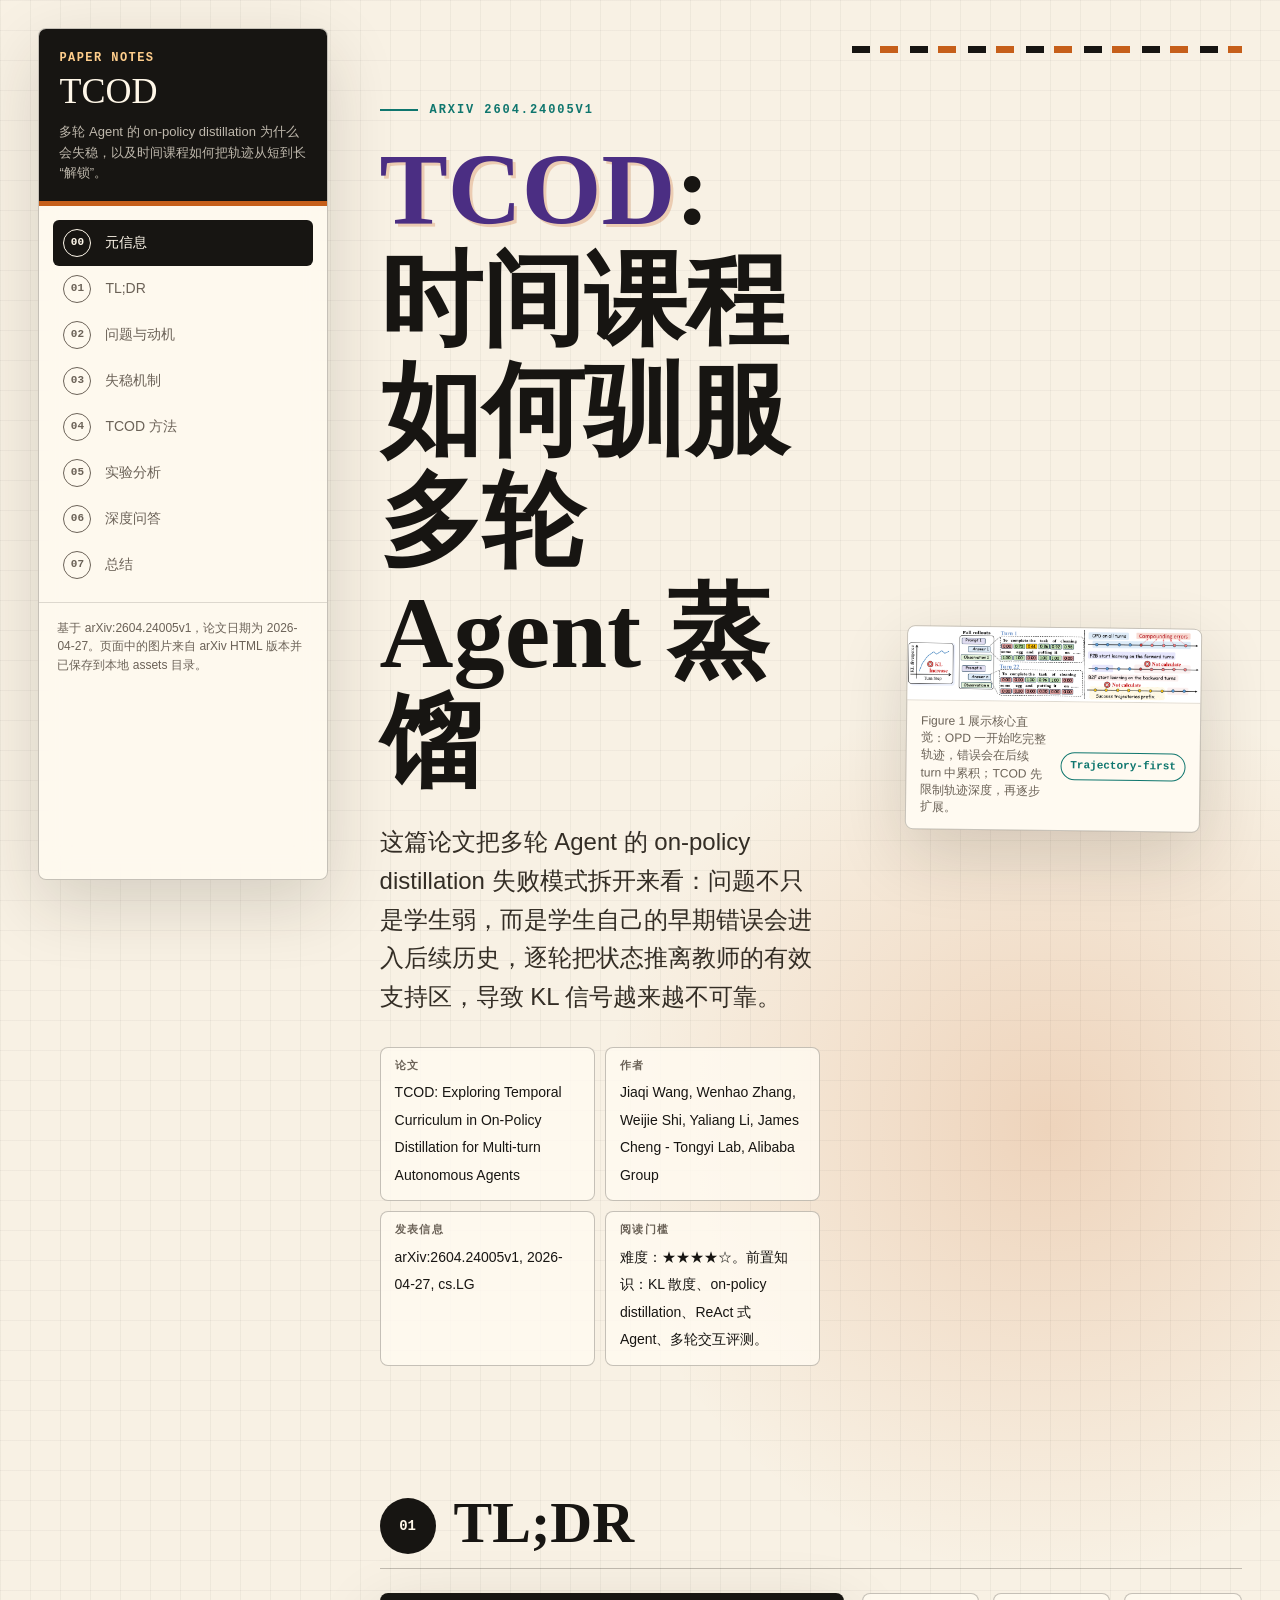
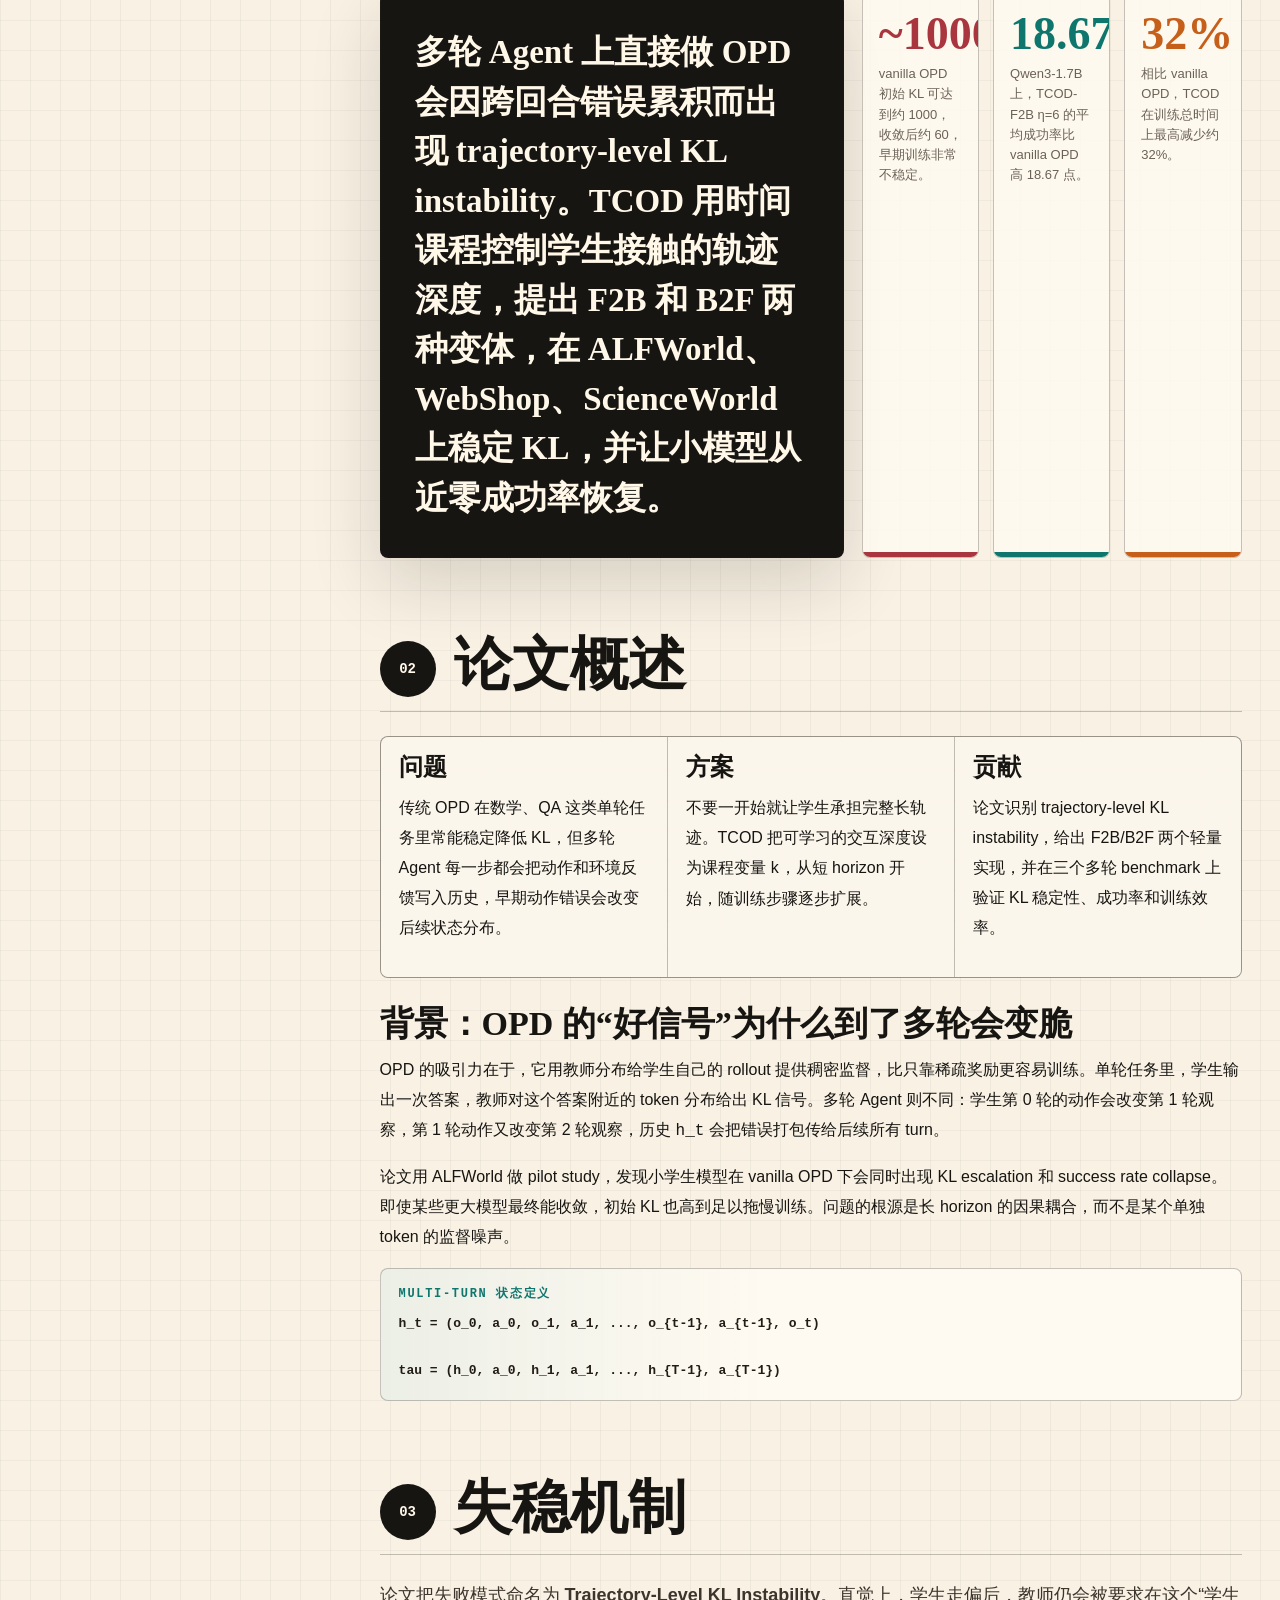
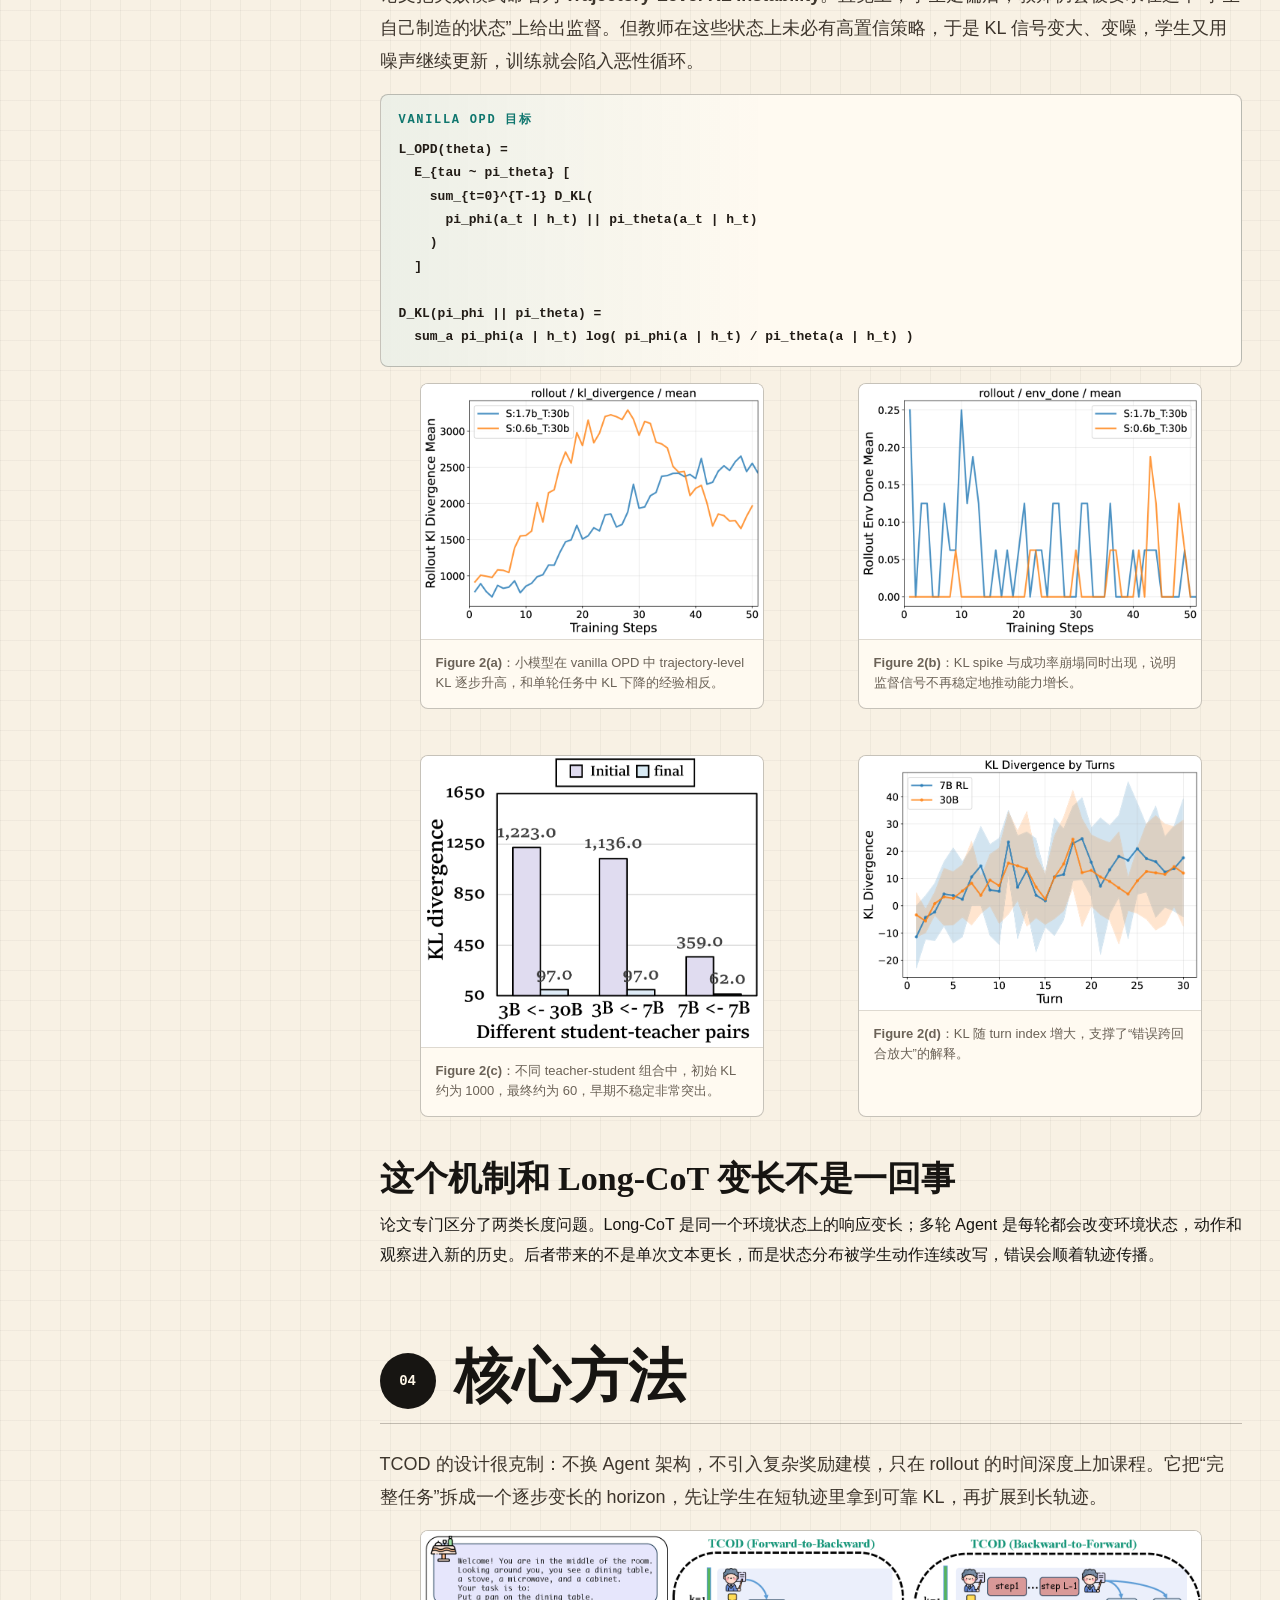
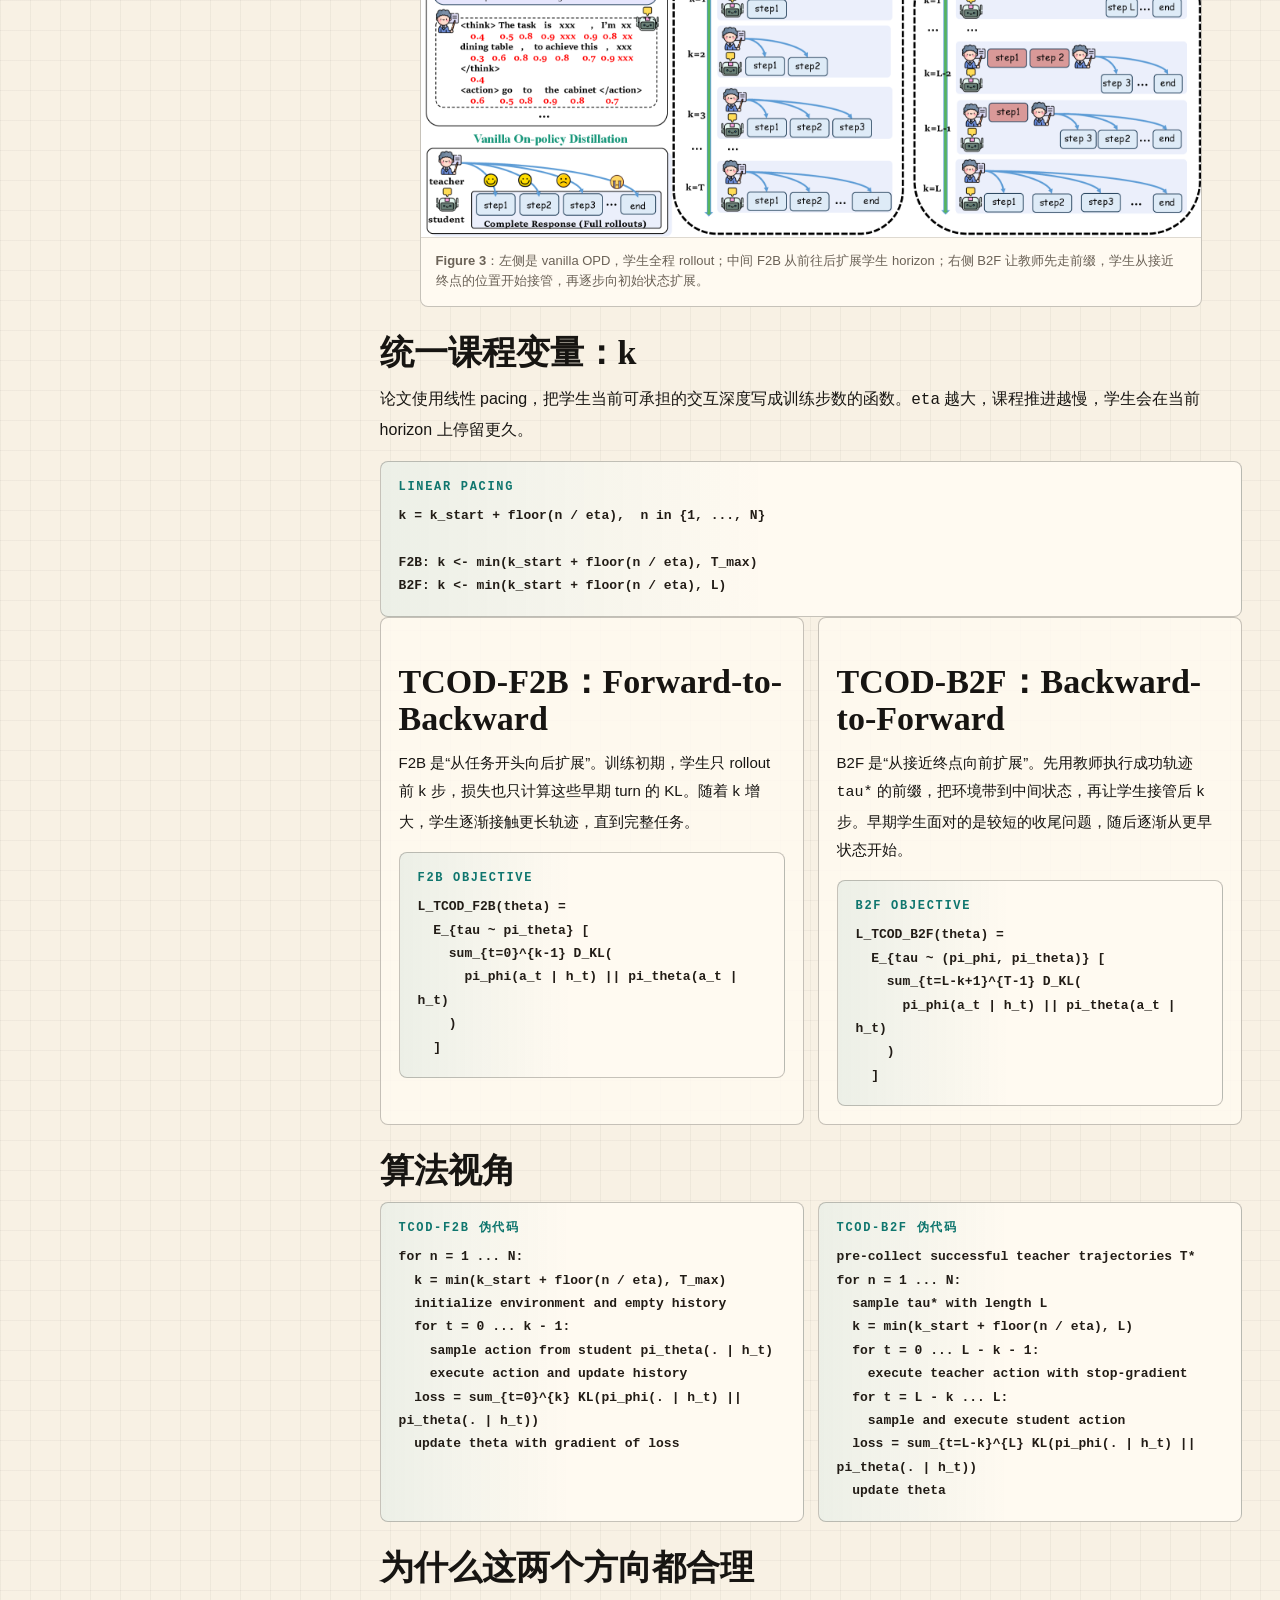
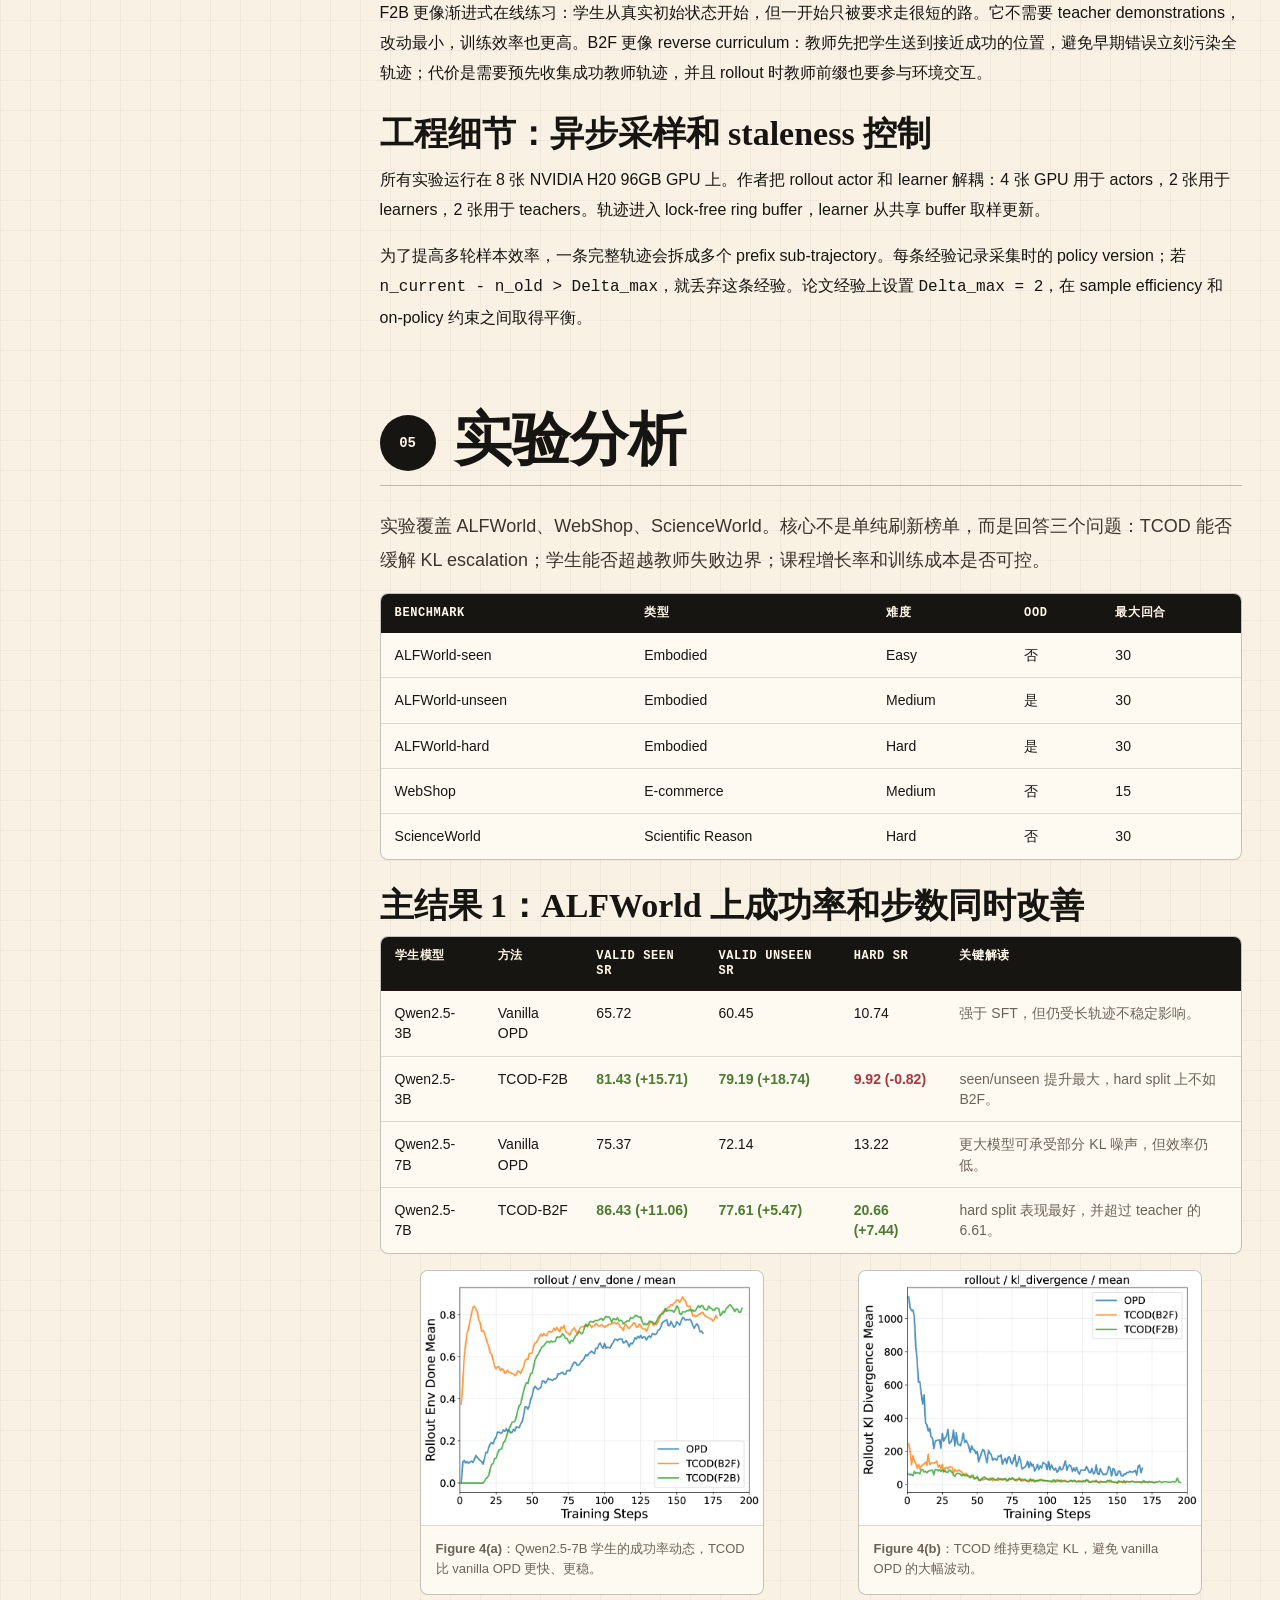
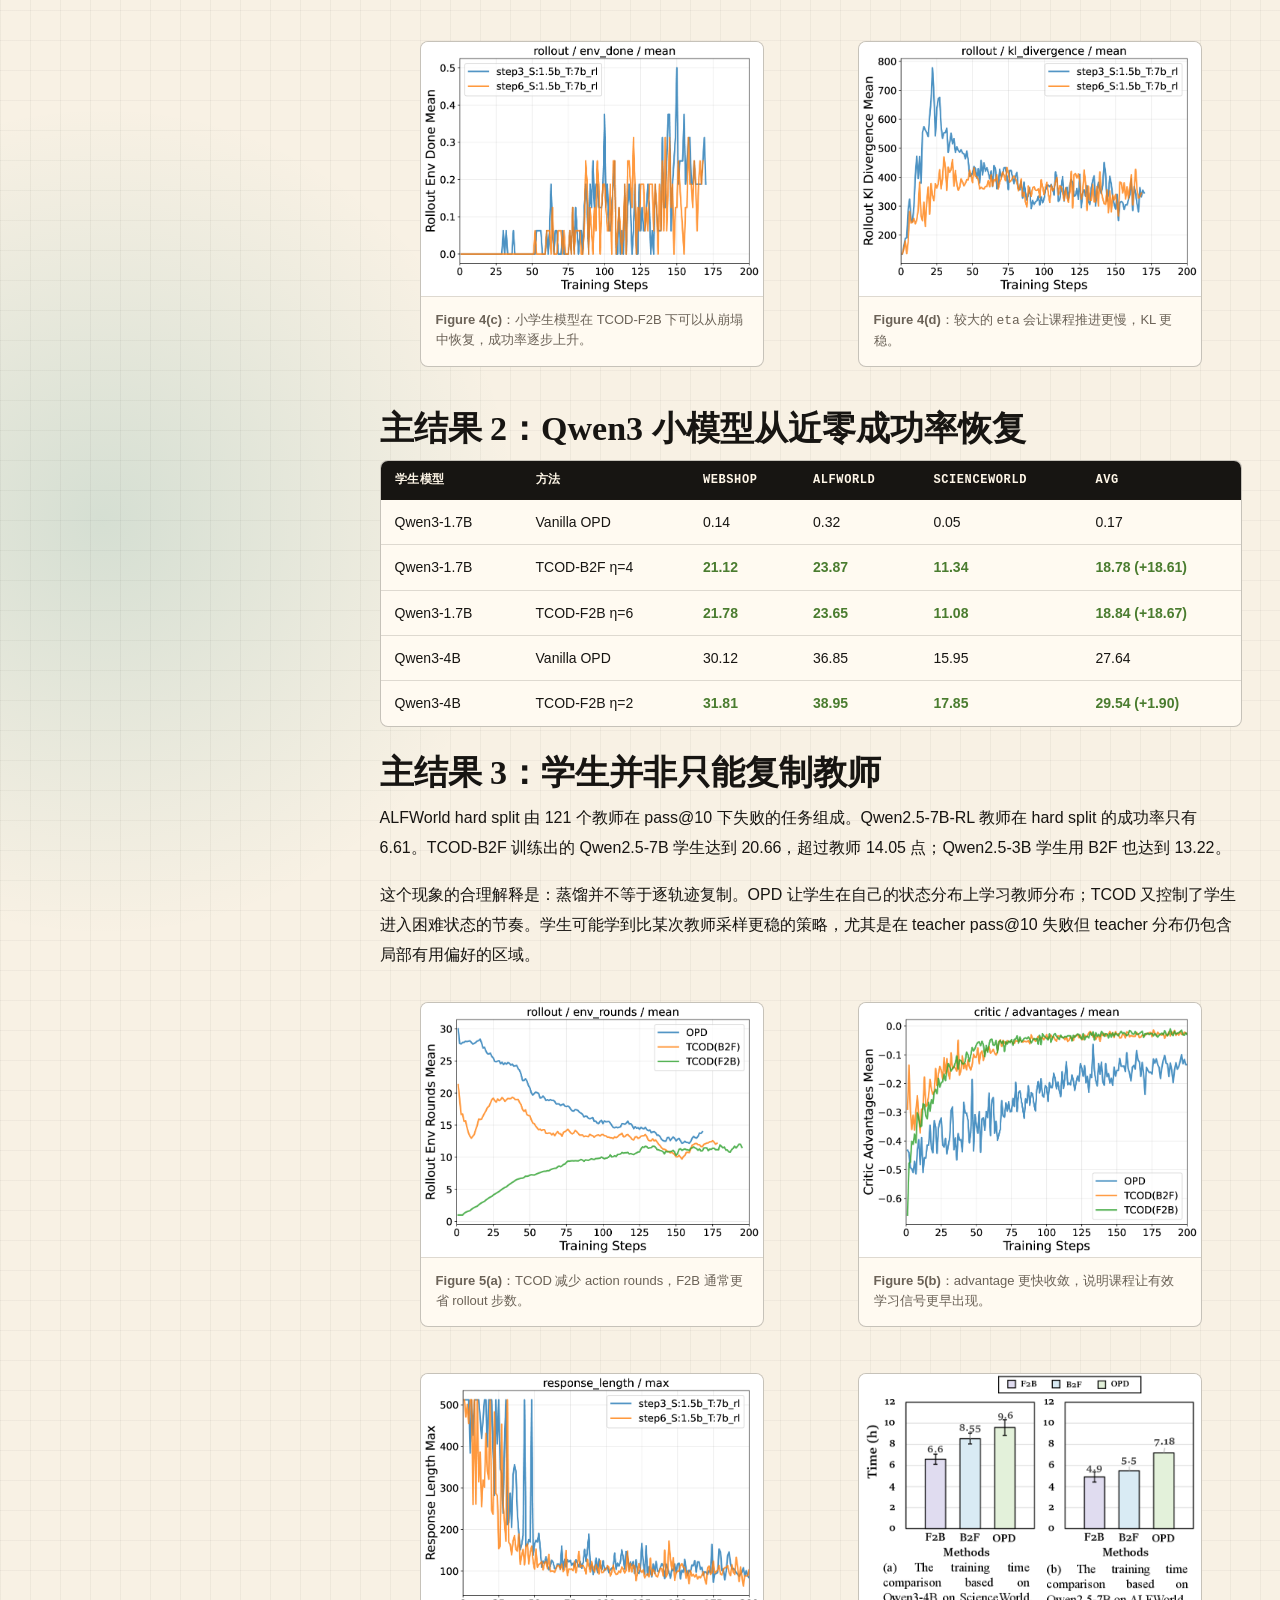
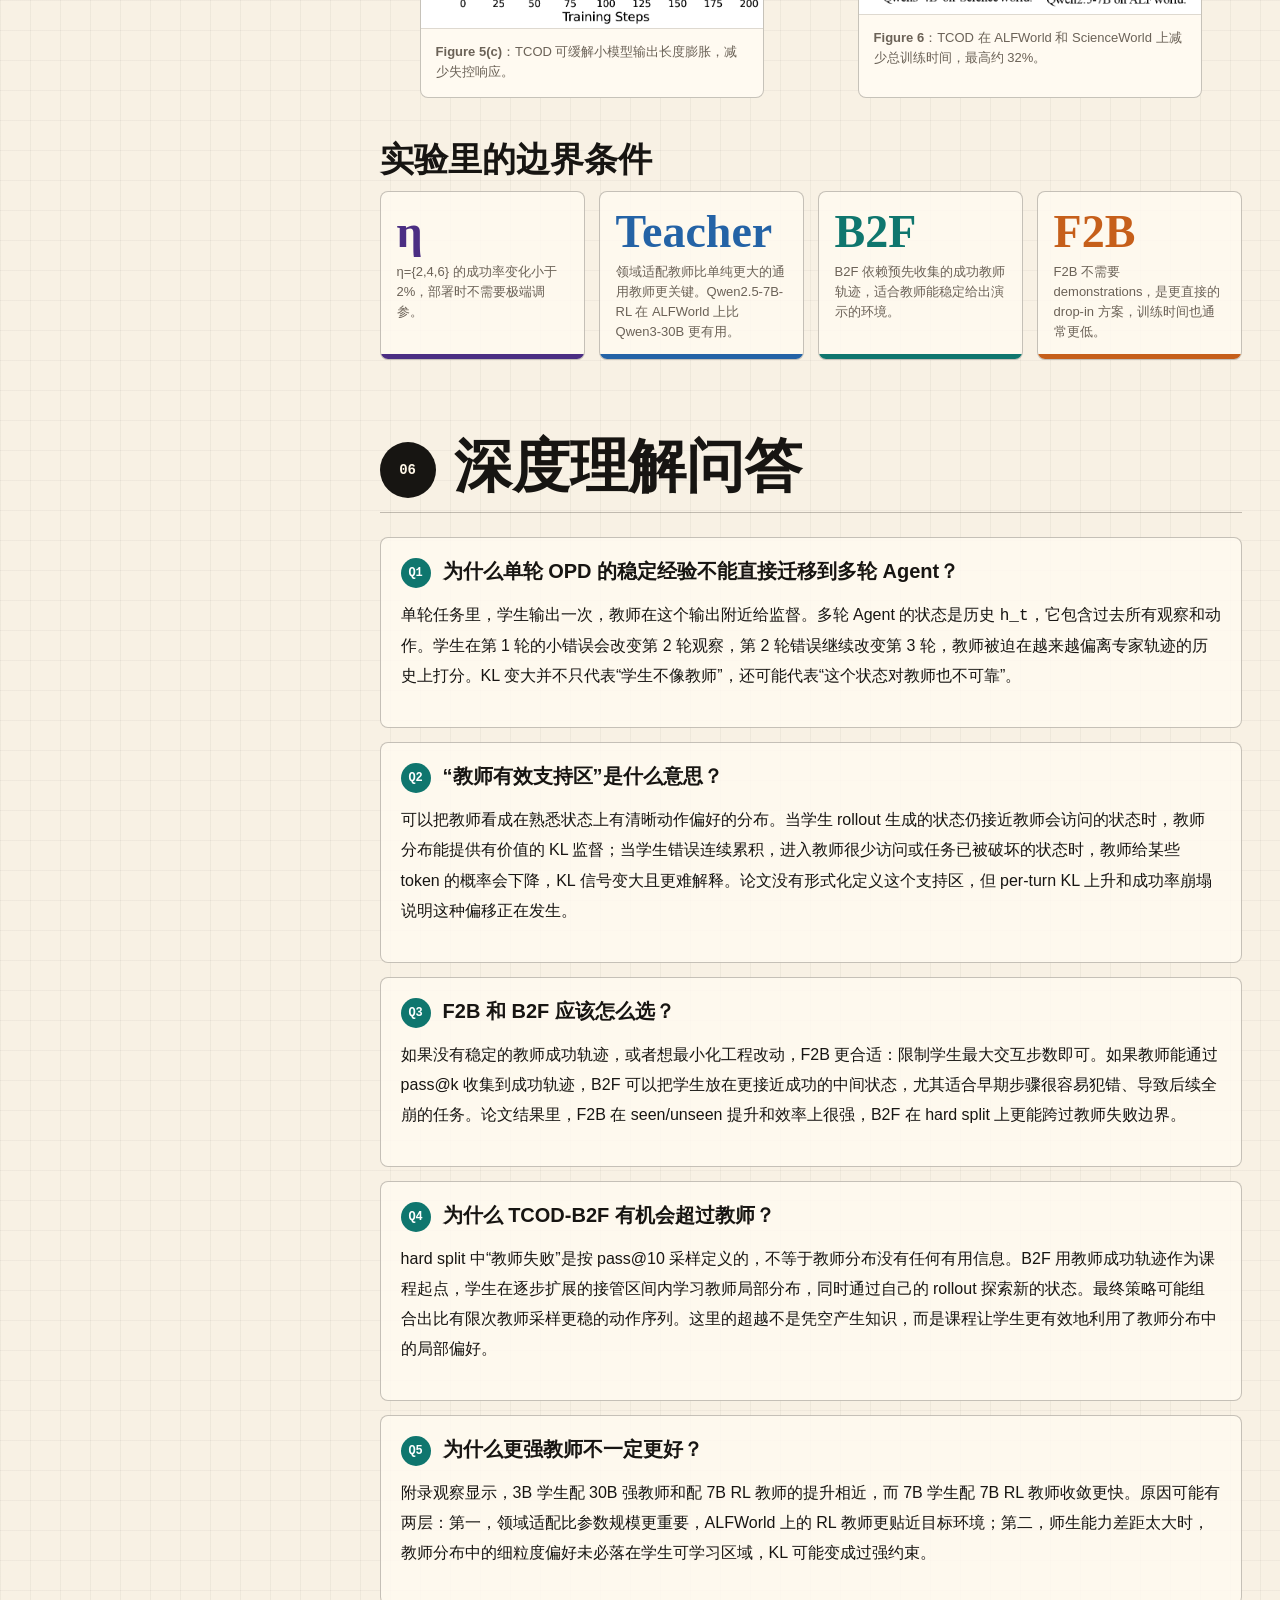
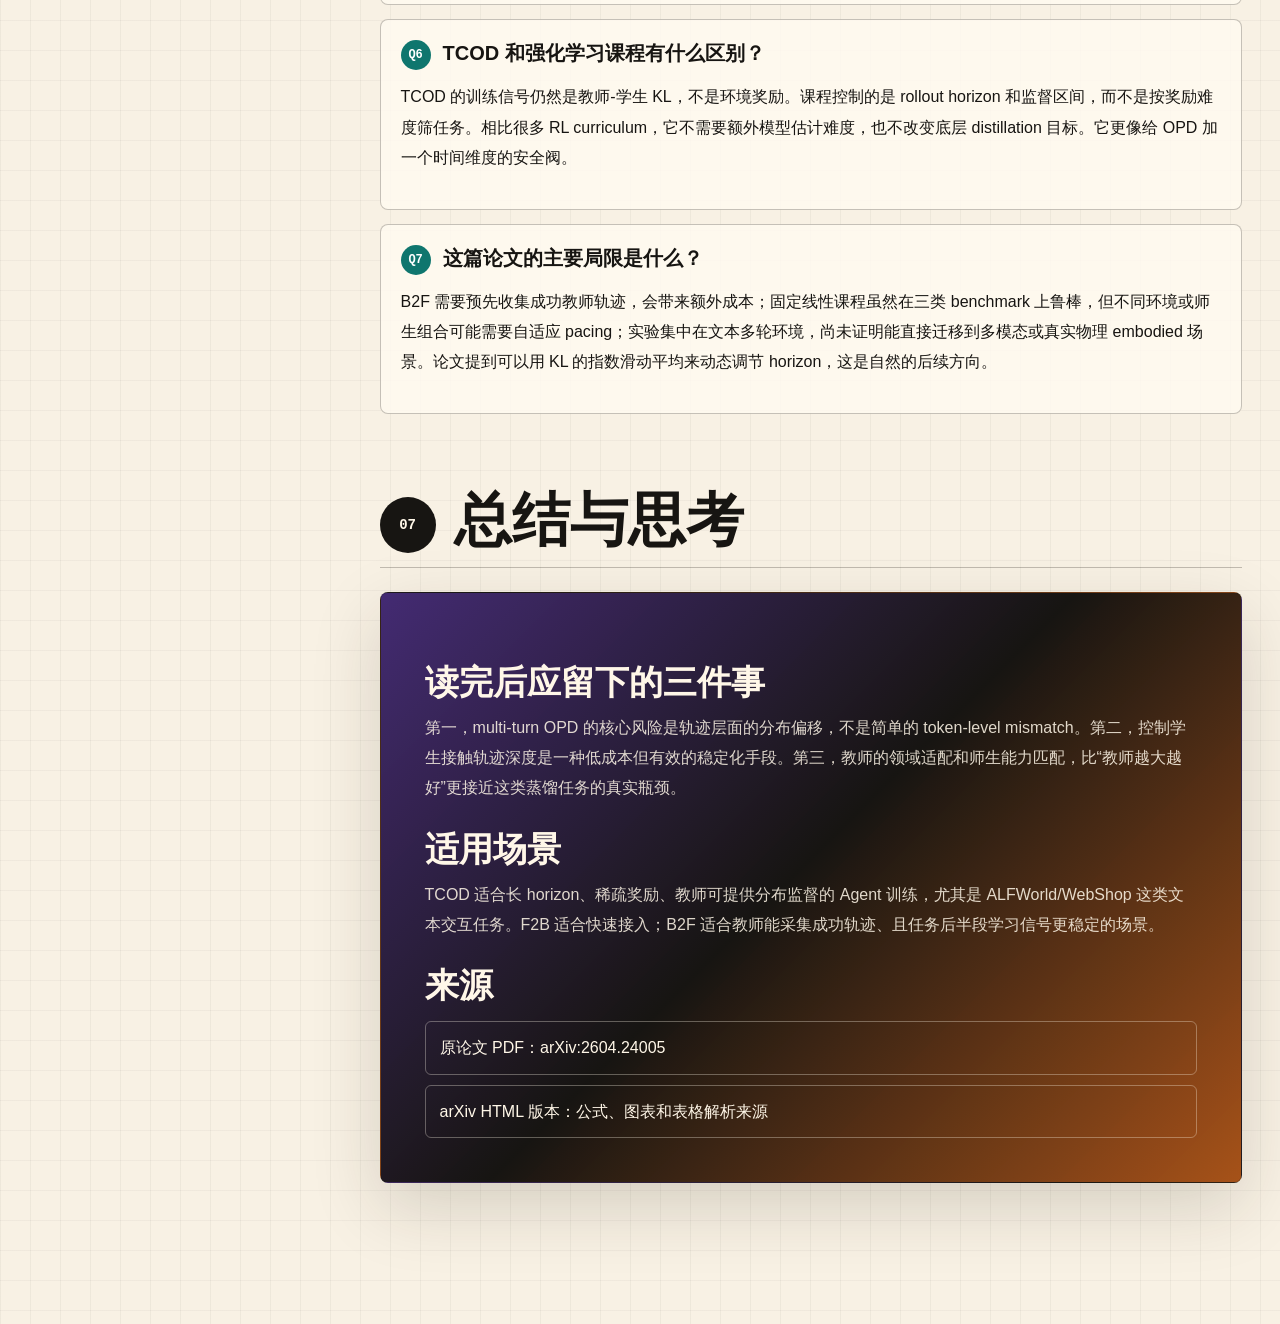
<file: tcod/index.html>
<!doctype html>
<html lang="zh-CN">
<head>
  <meta charset="utf-8">
  <meta name="viewport" content="width=device-width, initial-scale=1">
  <title>TCOD 论文阅读笔记</title>
  <link rel="icon" href="data:image/svg+xml,%3Csvg xmlns='http://www.w3.org/2000/svg' viewBox='0 0 64 64'%3E%3Crect width='64' height='64' rx='8' fill='%23171512'/%3E%3Cpath d='M12 17h40v7H36v25h-8V24H12z' fill='%23f8f1e4'/%3E%3Cpath d='M46 41h7v8h-7z' fill='%23c65f1a'/%3E%3C/svg%3E">
  <style>
    :root {
      color-scheme: light;
      --paper: #f8f1e4;
      --paper-2: #fffaf1;
      --ink: #171512;
      --muted: #6b6257;
      --line: #241f1826;
      --line-strong: #241f1842;
      --violet: #4b2e83;
      --cyan: #0f766e;
      --amber: #c65f1a;
      --red: #a9363e;
      --blue: #2463a6;
      --green: #4a7c2f;
      --shadow: 0 24px 70px rgba(40, 31, 20, .16);
      --radius: 8px;
      --serif: "Songti SC", "STSong", "Noto Serif CJK SC", "Iowan Old Style", Georgia, serif;
      --sans: "Avenir Next", "Gill Sans", "Trebuchet MS", sans-serif;
      --mono: "SFMono-Regular", "Cascadia Mono", "Menlo", monospace;
    }

    * {
      box-sizing: border-box;
    }

    html {
      scroll-behavior: smooth;
    }

    body {
      margin: 0;
      min-height: 100vh;
      color: var(--ink);
      background:
        linear-gradient(90deg, rgba(23, 21, 18, .045) 1px, transparent 1px) 0 0 / 30px 30px,
        linear-gradient(rgba(23, 21, 18, .035) 1px, transparent 1px) 0 0 / 30px 30px,
        radial-gradient(circle at 82% 9%, rgba(198, 95, 26, .2), transparent 28rem),
        radial-gradient(circle at 8% 68%, rgba(15, 118, 110, .15), transparent 26rem),
        var(--paper);
      font-family: var(--sans);
      line-height: 1.72;
    }

    a {
      color: inherit;
      text-decoration-color: rgba(15, 118, 110, .45);
      text-decoration-thickness: 2px;
      text-underline-offset: 4px;
    }

    img {
      display: block;
      max-width: 100%;
    }

    .progress {
      position: fixed;
      inset: 0 auto auto 0;
      z-index: 50;
      height: 4px;
      width: 100%;
      transform-origin: 0 50%;
      transform: scaleX(0);
      background: linear-gradient(90deg, var(--cyan), var(--amber), var(--violet));
    }

    .shell {
      display: grid;
      grid-template-columns: minmax(220px, 290px) minmax(0, 1fr);
      gap: clamp(24px, 4vw, 56px);
      width: min(1480px, 100%);
      margin: 0 auto;
      padding: 28px clamp(18px, 3vw, 42px) 72px;
    }

    .rail {
      position: sticky;
      top: 24px;
      align-self: start;
      min-height: calc(100vh - 48px);
      border: 1px solid var(--line-strong);
      border-radius: var(--radius);
      background: rgba(255, 250, 241, .82);
      box-shadow: var(--shadow);
      backdrop-filter: blur(14px);
      overflow: hidden;
    }

    .rail-head {
      padding: 22px 20px 18px;
      background: #171512;
      color: #fff7e8;
      border-bottom: 5px solid var(--amber);
    }

    .rail-kicker {
      margin: 0 0 8px;
      color: #ffce8c;
      font: 700 12px / 1.2 var(--mono);
      text-transform: uppercase;
      letter-spacing: .12em;
    }

    .rail-title {
      margin: 0;
      font-family: var(--serif);
      font-size: clamp(24px, 3vw, 36px);
      line-height: 1;
      letter-spacing: 0;
    }

    .rail-sub {
      margin: 13px 0 0;
      color: rgba(255, 247, 232, .72);
      font-size: 13px;
      line-height: 1.55;
    }

    .toc {
      padding: 14px;
    }

    .toc a {
      display: grid;
      grid-template-columns: 32px 1fr;
      align-items: center;
      gap: 10px;
      min-height: 44px;
      padding: 9px 10px;
      border-radius: 6px;
      color: var(--muted);
      text-decoration: none;
      font-size: 14px;
      line-height: 1.25;
    }

    .toc a:hover,
    .toc a.active {
      background: #171512;
      color: #fff8eb;
    }

    .toc-num {
      display: grid;
      place-items: center;
      width: 28px;
      height: 28px;
      border: 1px solid currentColor;
      border-radius: 50%;
      font: 700 11px / 1 var(--mono);
    }

    .rail-foot {
      padding: 16px 18px 20px;
      border-top: 1px solid var(--line);
      color: var(--muted);
      font-size: 12px;
      line-height: 1.55;
    }

    main {
      min-width: 0;
    }

    .hero {
      position: relative;
      display: grid;
      grid-template-columns: minmax(0, 1.08fr) minmax(330px, .92fr);
      gap: clamp(22px, 4vw, 46px);
      min-height: 76vh;
      align-items: end;
      padding: clamp(34px, 5vw, 72px) 0 clamp(22px, 5vw, 50px);
    }

    .hero::before {
      content: "";
      position: absolute;
      inset: 18px 0 auto auto;
      width: min(34vw, 390px);
      height: 7px;
      background: repeating-linear-gradient(90deg, var(--ink) 0 18px, transparent 18px 28px, var(--amber) 28px 46px, transparent 46px 58px);
    }

    .eyebrow {
      display: inline-flex;
      align-items: center;
      gap: 12px;
      margin-bottom: 18px;
      color: var(--cyan);
      font: 800 12px / 1.2 var(--mono);
      text-transform: uppercase;
      letter-spacing: .16em;
    }

    .eyebrow::before {
      content: "";
      width: 38px;
      height: 2px;
      background: currentColor;
    }

    h1, h2, h3 {
      margin: 0;
      font-family: var(--serif);
      line-height: 1.08;
      letter-spacing: 0;
    }

    h1 {
      max-width: 980px;
      font-size: clamp(44px, 8vw, 108px);
      font-weight: 900;
    }

    h1 .mark {
      color: var(--violet);
      text-shadow: 3px 3px 0 rgba(198, 95, 26, .25);
    }

    .lead {
      max-width: 760px;
      margin: 24px 0 0;
      color: #332d25;
      font-size: clamp(18px, 2vw, 24px);
      line-height: 1.62;
    }

    .meta-strip {
      display: grid;
      grid-template-columns: repeat(2, minmax(0, 1fr));
      gap: 10px;
      margin-top: 30px;
    }

    .meta-item,
    .metric,
    .note-box,
    .quote-box,
    .formula,
    .algorithm,
    .figure-box,
    .table-wrap,
    .qa-item {
      border: 1px solid var(--line-strong);
      border-radius: var(--radius);
      background: rgba(255, 250, 241, .82);
    }

    .meta-item {
      min-height: 74px;
      padding: 12px 14px;
    }

    .label {
      display: block;
      margin-bottom: 5px;
      color: var(--muted);
      font: 800 11px / 1.2 var(--mono);
      text-transform: uppercase;
      letter-spacing: .12em;
    }

    .value {
      color: var(--ink);
      font-size: 14px;
      line-height: 1.45;
    }

    .hero-visual {
      align-self: center;
      border: 1px solid var(--line-strong);
      border-radius: var(--radius);
      background: var(--paper-2);
      box-shadow: var(--shadow);
      overflow: hidden;
      transform: rotate(.7deg);
    }

    .hero-visual .caption {
      display: grid;
      grid-template-columns: 1fr auto;
      gap: 12px;
      align-items: center;
      padding: 12px 14px;
      border-top: 1px solid var(--line);
      color: var(--muted);
      font-size: 12px;
      line-height: 1.45;
    }

    .tag {
      display: inline-flex;
      align-items: center;
      min-height: 28px;
      padding: 5px 9px;
      border: 1px solid currentColor;
      border-radius: 999px;
      color: var(--cyan);
      font: 800 11px / 1 var(--mono);
      white-space: nowrap;
    }

    section {
      scroll-margin-top: 30px;
      margin: clamp(34px, 7vw, 76px) 0;
    }

    .section-head {
      display: grid;
      grid-template-columns: auto minmax(0, 1fr);
      gap: 18px;
      align-items: end;
      margin-bottom: 24px;
      padding-bottom: 14px;
      border-bottom: 1px solid var(--line-strong);
    }

    .section-num {
      display: grid;
      place-items: center;
      width: 56px;
      height: 56px;
      border-radius: 50%;
      background: var(--ink);
      color: #fff7e8;
      font: 800 14px / 1 var(--mono);
    }

    h2 {
      font-size: clamp(31px, 4.6vw, 58px);
    }

    h3 {
      margin-top: 28px;
      margin-bottom: 12px;
      font-size: clamp(23px, 3vw, 34px);
    }

    p {
      margin: 0 0 16px;
      max-width: 870px;
      font-size: 16px;
      line-height: 1.88;
    }

    .section-intro {
      max-width: 920px;
      color: #3d352c;
      font-size: 18px;
      line-height: 1.85;
    }

    .tldr {
      display: grid;
      grid-template-columns: minmax(0, 1.1fr) minmax(250px, .9fr);
      gap: 18px;
    }

    .quote-box {
      padding: clamp(20px, 4vw, 34px);
      background: #171512;
      color: #fff7e8;
      box-shadow: var(--shadow);
    }

    .quote-box p {
      max-width: none;
      margin: 0;
      font: 600 clamp(21px, 3vw, 33px) / 1.5 var(--serif);
    }

    .mini-grid,
    .metric-grid,
    .method-grid,
    .figure-grid {
      display: grid;
      gap: 14px;
    }

    .mini-grid {
      grid-template-columns: repeat(3, minmax(0, 1fr));
    }

    .metric-grid {
      grid-template-columns: repeat(4, minmax(0, 1fr));
    }

    .method-grid {
      grid-template-columns: repeat(2, minmax(0, 1fr));
    }

    .figure-grid {
      grid-template-columns: repeat(2, minmax(0, 1fr));
    }

    .metric {
      position: relative;
      min-height: 138px;
      padding: 17px 16px 16px;
      overflow: hidden;
    }

    .metric::after {
      content: "";
      position: absolute;
      inset: auto 0 0;
      height: 5px;
      background: var(--accent, var(--cyan));
    }

    .metric .num {
      display: block;
      margin-bottom: 7px;
      color: var(--accent, var(--cyan));
      font: 900 clamp(30px, 5vw, 46px) / 1 var(--serif);
      letter-spacing: 0;
    }

    .metric p {
      margin: 0;
      color: var(--muted);
      font-size: 13px;
      line-height: 1.55;
    }

    .note-box {
      padding: 18px;
    }

    .note-box p,
    .note-box li {
      font-size: 15px;
    }

    .note-box ul,
    .note-box ol {
      margin: 10px 0 0;
      padding-left: 20px;
    }

    li {
      margin: 8px 0;
    }

    .formula,
    .algorithm {
      padding: 18px;
      overflow-x: auto;
      background:
        linear-gradient(90deg, rgba(15, 118, 110, .08), transparent 45%),
        var(--paper-2);
    }

    .formula pre,
    .algorithm pre {
      margin: 0;
      color: #221c16;
      font: 600 13px / 1.8 var(--mono);
      white-space: pre-wrap;
    }

    .formula-title,
    .algo-title {
      margin: 0 0 10px;
      color: var(--cyan);
      font: 900 12px / 1.2 var(--mono);
      text-transform: uppercase;
      letter-spacing: .14em;
    }

    .compare {
      display: grid;
      grid-template-columns: repeat(3, minmax(0, 1fr));
      gap: 1px;
      border: 1px solid var(--line-strong);
      border-radius: var(--radius);
      overflow: hidden;
      background: var(--line-strong);
    }

    .compare > div {
      min-height: 180px;
      padding: 18px;
      background: rgba(255, 250, 241, .93);
    }

    .compare h3 {
      margin-top: 0;
      font-size: 24px;
    }

    .figure-box {
      overflow: hidden;
      background: var(--paper-2);
    }

    .figure-box img {
      width: 100%;
      background: #fff;
    }

    .figure-box figcaption {
      margin: 0;
      padding: 13px 15px 15px;
      border-top: 1px solid var(--line);
      color: var(--muted);
      font-size: 13px;
      line-height: 1.55;
    }

    .wide {
      grid-column: 1 / -1;
    }

    .table-wrap {
      overflow-x: auto;
      background: var(--paper-2);
    }

    table {
      width: 100%;
      border-collapse: collapse;
      min-width: 760px;
      font-size: 14px;
      line-height: 1.45;
    }

    th,
    td {
      padding: 12px 14px;
      border-bottom: 1px solid var(--line);
      text-align: left;
      vertical-align: top;
    }

    th {
      background: #171512;
      color: #fff7e8;
      font: 800 12px / 1.2 var(--mono);
      letter-spacing: .05em;
      text-transform: uppercase;
    }

    tr:last-child td {
      border-bottom: 0;
    }

    .good {
      color: var(--green);
      font-weight: 800;
    }

    .bad {
      color: var(--red);
      font-weight: 800;
    }

    .muted {
      color: var(--muted);
    }

    .qa-list {
      display: grid;
      gap: 14px;
    }

    .qa-item {
      padding: 20px;
    }

    .qa-item h3 {
      display: grid;
      grid-template-columns: auto 1fr;
      gap: 12px;
      align-items: start;
      margin-top: 0;
      font-family: var(--sans);
      font-size: 20px;
      line-height: 1.35;
    }

    .qa-item h3 span {
      display: grid;
      place-items: center;
      width: 30px;
      height: 30px;
      border-radius: 50%;
      background: var(--cyan);
      color: white;
      font: 900 12px / 1 var(--mono);
    }

    .ending {
      padding: clamp(24px, 5vw, 44px);
      border: 1px solid var(--line-strong);
      border-radius: var(--radius);
      color: #fff7e8;
      background:
        linear-gradient(135deg, rgba(75, 46, 131, .86), rgba(23, 21, 18, .94) 48%, rgba(198, 95, 26, .82)),
        #171512;
      box-shadow: var(--shadow);
    }

    .ending p {
      color: rgba(255, 247, 232, .86);
    }

    .source-list {
      display: grid;
      gap: 10px;
      margin-top: 16px;
    }

    .source-list a {
      display: block;
      padding: 12px 14px;
      border: 1px solid rgba(255, 247, 232, .32);
      border-radius: 6px;
      color: #fff7e8;
      text-decoration: none;
    }

    .source-list a:hover {
      background: rgba(255, 247, 232, .12);
    }

    .reveal {
      opacity: 0;
      transform: translateY(18px);
      transition: opacity .55s ease, transform .55s ease;
    }

    .reveal.visible {
      opacity: 1;
      transform: translateY(0);
    }

    @media (max-width: 1080px) {
      .shell {
        display: block;
      }

      .rail {
        position: relative;
        top: auto;
        min-height: 0;
        margin-bottom: 20px;
      }

      .toc {
        display: grid;
        grid-template-columns: repeat(4, minmax(0, 1fr));
      }

      .hero,
      .tldr,
      .method-grid {
        grid-template-columns: 1fr;
      }

      .hero {
        min-height: 0;
      }
    }

    @media (max-width: 760px) {
      .shell {
        padding-inline: 14px;
      }

      .toc {
        grid-template-columns: repeat(2, minmax(0, 1fr));
      }

      .meta-strip,
      .mini-grid,
      .metric-grid,
      .figure-grid,
      .compare {
        grid-template-columns: 1fr;
      }

      h1 {
        font-size: clamp(38px, 15vw, 66px);
      }

      .hero-visual {
        transform: none;
      }

      .section-head {
        grid-template-columns: 1fr;
      }

      .section-num {
        width: 44px;
        height: 44px;
      }

      p,
      .section-intro {
        font-size: 15px;
      }

      .quote-box p {
        font-size: 22px;
      }
    }
  </style>
</head>
<body>
  <div class="progress" id="progress"></div>
  <div class="shell">
    <aside class="rail" aria-label="章节导航">
      <div class="rail-head">
        <p class="rail-kicker">Paper Notes</p>
        <p class="rail-title">TCOD</p>
        <p class="rail-sub">多轮 Agent 的 on-policy distillation 为什么会失稳，以及时间课程如何把轨迹从短到长“解锁”。</p>
      </div>
      <nav class="toc" id="toc">
        <a href="#meta"><span class="toc-num">00</span><span>元信息</span></a>
        <a href="#tldr"><span class="toc-num">01</span><span>TL;DR</span></a>
        <a href="#problem"><span class="toc-num">02</span><span>问题与动机</span></a>
        <a href="#mechanism"><span class="toc-num">03</span><span>失稳机制</span></a>
        <a href="#method"><span class="toc-num">04</span><span>TCOD 方法</span></a>
        <a href="#experiments"><span class="toc-num">05</span><span>实验分析</span></a>
        <a href="#qa"><span class="toc-num">06</span><span>深度问答</span></a>
        <a href="#summary"><span class="toc-num">07</span><span>总结</span></a>
      </nav>
      <div class="rail-foot">
        基于 arXiv:2604.24005v1，论文日期为 2026-04-27。页面中的图片来自 arXiv HTML 版本并已保存到本地 assets 目录。
      </div>
    </aside>

    <main>
      <header class="hero reveal" id="meta">
        <div>
          <div class="eyebrow">arXiv 2604.24005v1</div>
          <h1><span class="mark">TCOD</span>: 时间课程如何驯服多轮 Agent 蒸馏</h1>
          <p class="lead">这篇论文把多轮 Agent 的 on-policy distillation 失败模式拆开来看：问题不只是学生弱，而是学生自己的早期错误会进入后续历史，逐轮把状态推离教师的有效支持区，导致 KL 信号越来越不可靠。</p>

          <div class="meta-strip" aria-label="论文元信息">
            <div class="meta-item">
              <span class="label">论文</span>
              <span class="value">TCOD: Exploring Temporal Curriculum in On-Policy Distillation for Multi-turn Autonomous Agents</span>
            </div>
            <div class="meta-item">
              <span class="label">作者</span>
              <span class="value">Jiaqi Wang, Wenhao Zhang, Weijie Shi, Yaliang Li, James Cheng - Tongyi Lab, Alibaba Group</span>
            </div>
            <div class="meta-item">
              <span class="label">发表信息</span>
              <span class="value">arXiv:2604.24005v1, 2026-04-27, cs.LG</span>
            </div>
            <div class="meta-item">
              <span class="label">阅读门槛</span>
              <span class="value">难度：★★★★☆。前置知识：KL 散度、on-policy distillation、ReAct 式 Agent、多轮交互评测。</span>
            </div>
          </div>
        </div>

        <figure class="hero-visual">
          <img src="assets/x2.png" alt="TCOD 论文 Figure 1，展示多轮 OPD 中 KL 随 turn 增大，以及 TCOD 的短到长课程">
          <figcaption class="caption">
            <span>Figure 1 展示核心直觉：OPD 一开始吃完整轨迹，错误会在后续 turn 中累积；TCOD 先限制轨迹深度，再逐步扩展。</span>
            <span class="tag">Trajectory-first</span>
          </figcaption>
        </figure>
      </header>

      <section id="tldr" class="reveal">
        <div class="section-head">
          <span class="section-num">01</span>
          <div>
            <h2>TL;DR</h2>
          </div>
        </div>
        <div class="tldr">
          <div class="quote-box">
            <p>多轮 Agent 上直接做 OPD 会因跨回合错误累积而出现 trajectory-level KL instability。TCOD 用时间课程控制学生接触的轨迹深度，提出 F2B 和 B2F 两种变体，在 ALFWorld、WebShop、ScienceWorld 上稳定 KL，并让小模型从近零成功率恢复。</p>
          </div>
          <div class="mini-grid">
            <div class="metric" style="--accent: var(--red)">
              <span class="num">~1000</span>
              <p>vanilla OPD 初始 KL 可达到约 1000，收敛后约 60，早期训练非常不稳定。</p>
            </div>
            <div class="metric" style="--accent: var(--cyan)">
              <span class="num">18.67</span>
              <p>Qwen3-1.7B 上，TCOD-F2B η=6 的平均成功率比 vanilla OPD 高 18.67 点。</p>
            </div>
            <div class="metric" style="--accent: var(--amber)">
              <span class="num">32%</span>
              <p>相比 vanilla OPD，TCOD 在训练总时间上最高减少约 32%。</p>
            </div>
          </div>
        </div>
      </section>

      <section id="problem" class="reveal">
        <div class="section-head">
          <span class="section-num">02</span>
          <div>
            <h2>论文概述</h2>
          </div>
        </div>

        <div class="compare">
          <div>
            <h3>问题</h3>
            <p>传统 OPD 在数学、QA 这类单轮任务里常能稳定降低 KL，但多轮 Agent 每一步都会把动作和环境反馈写入历史，早期动作错误会改变后续状态分布。</p>
          </div>
          <div>
            <h3>方案</h3>
            <p>不要一开始就让学生承担完整长轨迹。TCOD 把可学习的交互深度设为课程变量 <code>k</code>，从短 horizon 开始，随训练步骤逐步扩展。</p>
          </div>
          <div>
            <h3>贡献</h3>
            <p>论文识别 trajectory-level KL instability，给出 F2B/B2F 两个轻量实现，并在三个多轮 benchmark 上验证 KL 稳定性、成功率和训练效率。</p>
          </div>
        </div>

        <h3>背景：OPD 的“好信号”为什么到了多轮会变脆</h3>
        <p>OPD 的吸引力在于，它用教师分布给学生自己的 rollout 提供稠密监督，比只靠稀疏奖励更容易训练。单轮任务里，学生输出一次答案，教师对这个答案附近的 token 分布给出 KL 信号。多轮 Agent 则不同：学生第 0 轮的动作会改变第 1 轮观察，第 1 轮动作又改变第 2 轮观察，历史 <code>h_t</code> 会把错误打包传给后续所有 turn。</p>
        <p>论文用 ALFWorld 做 pilot study，发现小学生模型在 vanilla OPD 下会同时出现 KL escalation 和 success rate collapse。即使某些更大模型最终能收敛，初始 KL 也高到足以拖慢训练。问题的根源是长 horizon 的因果耦合，而不是某个单独 token 的监督噪声。</p>

        <div class="formula">
          <div class="formula-title">Multi-turn 状态定义</div>
          <pre>h_t = (o_0, a_0, o_1, a_1, ..., o_{t-1}, a_{t-1}, o_t)

tau = (h_0, a_0, h_1, a_1, ..., h_{T-1}, a_{T-1})</pre>
        </div>
      </section>

      <section id="mechanism" class="reveal">
        <div class="section-head">
          <span class="section-num">03</span>
          <div>
            <h2>失稳机制</h2>
          </div>
        </div>

        <p class="section-intro">论文把失败模式命名为 <strong>Trajectory-Level KL Instability</strong>。直觉上，学生走偏后，教师仍会被要求在这个“学生自己制造的状态”上给出监督。但教师在这些状态上未必有高置信策略，于是 KL 信号变大、变噪，学生又用噪声继续更新，训练就会陷入恶性循环。</p>

        <div class="formula">
          <div class="formula-title">Vanilla OPD 目标</div>
          <pre>L_OPD(theta) =
  E_{tau ~ pi_theta} [
    sum_{t=0}^{T-1} D_KL(
      pi_phi(a_t | h_t) || pi_theta(a_t | h_t)
    )
  ]

D_KL(pi_phi || pi_theta) =
  sum_a pi_phi(a | h_t) log( pi_phi(a | h_t) / pi_theta(a | h_t) )</pre>
        </div>

        <div class="figure-grid">
          <figure class="figure-box">
            <img src="assets/x3.png" alt="Figure 2a，trajectory-level KL 在训练中上升">
            <figcaption><strong>Figure 2(a)</strong>：小模型在 vanilla OPD 中 trajectory-level KL 逐步升高，和单轮任务中 KL 下降的经验相反。</figcaption>
          </figure>
          <figure class="figure-box">
            <img src="assets/x4.png" alt="Figure 2b，成功率随 KL spike 崩塌">
            <figcaption><strong>Figure 2(b)</strong>：KL spike 与成功率崩塌同时出现，说明监督信号不再稳定地推动能力增长。</figcaption>
          </figure>
          <figure class="figure-box">
            <img src="assets/x5.png" alt="Figure 2c，初始 KL 和最终 KL 的差距">
            <figcaption><strong>Figure 2(c)</strong>：不同 teacher-student 组合中，初始 KL 约为 1000，最终约为 60，早期不稳定非常突出。</figcaption>
          </figure>
          <figure class="figure-box">
            <img src="assets/x6.png" alt="Figure 2d，每回合 KL 随 turn index 上升">
            <figcaption><strong>Figure 2(d)</strong>：KL 随 turn index 增大，支撑了“错误跨回合放大”的解释。</figcaption>
          </figure>
        </div>

        <h3>这个机制和 Long-CoT 变长不是一回事</h3>
        <p>论文专门区分了两类长度问题。Long-CoT 是同一个环境状态上的响应变长；多轮 Agent 是每轮都会改变环境状态，动作和观察进入新的历史。后者带来的不是单次文本更长，而是状态分布被学生动作连续改写，错误会顺着轨迹传播。</p>
      </section>

      <section id="method" class="reveal">
        <div class="section-head">
          <span class="section-num">04</span>
          <div>
            <h2>核心方法</h2>
          </div>
        </div>

        <p class="section-intro">TCOD 的设计很克制：不换 Agent 架构，不引入复杂奖励建模，只在 rollout 的时间深度上加课程。它把“完整任务”拆成一个逐步变长的 horizon，先让学生在短轨迹里拿到可靠 KL，再扩展到长轨迹。</p>

        <figure class="figure-box wide">
          <img src="assets/x7.png" alt="Figure 3，TCOD-F2B 和 TCOD-B2F 方法总览">
          <figcaption><strong>Figure 3</strong>：左侧是 vanilla OPD，学生全程 rollout；中间 F2B 从前往后扩展学生 horizon；右侧 B2F 让教师先走前缀，学生从接近终点的位置开始接管，再逐步向初始状态扩展。</figcaption>
        </figure>

        <h3>统一课程变量：k</h3>
        <p>论文使用线性 pacing，把学生当前可承担的交互深度写成训练步数的函数。<code>eta</code> 越大，课程推进越慢，学生会在当前 horizon 上停留更久。</p>
        <div class="formula">
          <div class="formula-title">Linear pacing</div>
          <pre>k = k_start + floor(n / eta),  n in {1, ..., N}

F2B: k <- min(k_start + floor(n / eta), T_max)
B2F: k <- min(k_start + floor(n / eta), L)</pre>
        </div>

        <div class="method-grid">
          <div class="note-box">
            <h3>TCOD-F2B：Forward-to-Backward</h3>
            <p>F2B 是“从任务开头向后扩展”。训练初期，学生只 rollout 前 <code>k</code> 步，损失也只计算这些早期 turn 的 KL。随着 <code>k</code> 增大，学生逐渐接触更长轨迹，直到完整任务。</p>
            <div class="formula">
              <div class="formula-title">F2B objective</div>
              <pre>L_TCOD_F2B(theta) =
  E_{tau ~ pi_theta} [
    sum_{t=0}^{k-1} D_KL(
      pi_phi(a_t | h_t) || pi_theta(a_t | h_t)
    )
  ]</pre>
            </div>
          </div>

          <div class="note-box">
            <h3>TCOD-B2F：Backward-to-Forward</h3>
            <p>B2F 是“从接近终点向前扩展”。先用教师执行成功轨迹 <code>tau*</code> 的前缀，把环境带到中间状态，再让学生接管后 <code>k</code> 步。早期学生面对的是较短的收尾问题，随后逐渐从更早状态开始。</p>
            <div class="formula">
              <div class="formula-title">B2F objective</div>
              <pre>L_TCOD_B2F(theta) =
  E_{tau ~ (pi_phi, pi_theta)} [
    sum_{t=L-k+1}^{T-1} D_KL(
      pi_phi(a_t | h_t) || pi_theta(a_t | h_t)
    )
  ]</pre>
            </div>
          </div>
        </div>

        <h3>算法视角</h3>
        <div class="method-grid">
          <div class="algorithm">
            <div class="algo-title">TCOD-F2B 伪代码</div>
            <pre>for n = 1 ... N:
  k = min(k_start + floor(n / eta), T_max)
  initialize environment and empty history
  for t = 0 ... k - 1:
    sample action from student pi_theta(. | h_t)
    execute action and update history
  loss = sum_{t=0}^{k} KL(pi_phi(. | h_t) || pi_theta(. | h_t))
  update theta with gradient of loss</pre>
          </div>
          <div class="algorithm">
            <div class="algo-title">TCOD-B2F 伪代码</div>
            <pre>pre-collect successful teacher trajectories T*
for n = 1 ... N:
  sample tau* with length L
  k = min(k_start + floor(n / eta), L)
  for t = 0 ... L - k - 1:
    execute teacher action with stop-gradient
  for t = L - k ... L:
    sample and execute student action
  loss = sum_{t=L-k}^{L} KL(pi_phi(. | h_t) || pi_theta(. | h_t))
  update theta</pre>
          </div>
        </div>

        <h3>为什么这两个方向都合理</h3>
        <p>F2B 更像渐进式在线练习：学生从真实初始状态开始，但一开始只被要求走很短的路。它不需要 teacher demonstrations，改动最小，训练效率也更高。B2F 更像 reverse curriculum：教师先把学生送到接近成功的位置，避免早期错误立刻污染全轨迹；代价是需要预先收集成功教师轨迹，并且 rollout 时教师前缀也要参与环境交互。</p>

        <h3>工程细节：异步采样和 staleness 控制</h3>
        <p>所有实验运行在 8 张 NVIDIA H20 96GB GPU 上。作者把 rollout actor 和 learner 解耦：4 张 GPU 用于 actors，2 张用于 learners，2 张用于 teachers。轨迹进入 lock-free ring buffer，learner 从共享 buffer 取样更新。</p>
        <p>为了提高多轮样本效率，一条完整轨迹会拆成多个 prefix sub-trajectory。每条经验记录采集时的 policy version；若 <code>n_current - n_old > Delta_max</code>，就丢弃这条经验。论文经验上设置 <code>Delta_max = 2</code>，在 sample efficiency 和 on-policy 约束之间取得平衡。</p>
      </section>

      <section id="experiments" class="reveal">
        <div class="section-head">
          <span class="section-num">05</span>
          <div>
            <h2>实验分析</h2>
          </div>
        </div>

        <p class="section-intro">实验覆盖 ALFWorld、WebShop、ScienceWorld。核心不是单纯刷新榜单，而是回答三个问题：TCOD 能否缓解 KL escalation；学生能否超越教师失败边界；课程增长率和训练成本是否可控。</p>

        <div class="table-wrap">
          <table>
            <thead>
              <tr>
                <th>Benchmark</th>
                <th>类型</th>
                <th>难度</th>
                <th>OOD</th>
                <th>最大回合</th>
              </tr>
            </thead>
            <tbody>
              <tr><td>ALFWorld-seen</td><td>Embodied</td><td>Easy</td><td>否</td><td>30</td></tr>
              <tr><td>ALFWorld-unseen</td><td>Embodied</td><td>Medium</td><td>是</td><td>30</td></tr>
              <tr><td>ALFWorld-hard</td><td>Embodied</td><td>Hard</td><td>是</td><td>30</td></tr>
              <tr><td>WebShop</td><td>E-commerce</td><td>Medium</td><td>否</td><td>15</td></tr>
              <tr><td>ScienceWorld</td><td>Scientific Reason</td><td>Hard</td><td>否</td><td>30</td></tr>
            </tbody>
          </table>
        </div>

        <h3>主结果 1：ALFWorld 上成功率和步数同时改善</h3>
        <div class="table-wrap">
          <table>
            <thead>
              <tr>
                <th>学生模型</th>
                <th>方法</th>
                <th>Valid Seen SR</th>
                <th>Valid Unseen SR</th>
                <th>Hard SR</th>
                <th>关键解读</th>
              </tr>
            </thead>
            <tbody>
              <tr>
                <td>Qwen2.5-3B</td>
                <td>Vanilla OPD</td>
                <td>65.72</td>
                <td>60.45</td>
                <td>10.74</td>
                <td class="muted">强于 SFT，但仍受长轨迹不稳定影响。</td>
              </tr>
              <tr>
                <td>Qwen2.5-3B</td>
                <td>TCOD-F2B</td>
                <td class="good">81.43 (+15.71)</td>
                <td class="good">79.19 (+18.74)</td>
                <td class="bad">9.92 (-0.82)</td>
                <td class="muted">seen/unseen 提升最大，hard split 上不如 B2F。</td>
              </tr>
              <tr>
                <td>Qwen2.5-7B</td>
                <td>Vanilla OPD</td>
                <td>75.37</td>
                <td>72.14</td>
                <td>13.22</td>
                <td class="muted">更大模型可承受部分 KL 噪声，但效率仍低。</td>
              </tr>
              <tr>
                <td>Qwen2.5-7B</td>
                <td>TCOD-B2F</td>
                <td class="good">86.43 (+11.06)</td>
                <td class="good">77.61 (+5.47)</td>
                <td class="good">20.66 (+7.44)</td>
                <td class="muted">hard split 表现最好，并超过 teacher 的 6.61。</td>
              </tr>
            </tbody>
          </table>
        </div>

        <div class="figure-grid">
          <figure class="figure-box">
            <img src="assets/x8.png" alt="Figure 4a，Qwen2.5-7B 学生在 ALFWorld 的成功率训练动态">
            <figcaption><strong>Figure 4(a)</strong>：Qwen2.5-7B 学生的成功率动态，TCOD 比 vanilla OPD 更快、更稳。</figcaption>
          </figure>
          <figure class="figure-box">
            <img src="assets/x9.png" alt="Figure 4b，Qwen2.5-7B 学生的 KL 训练动态">
            <figcaption><strong>Figure 4(b)</strong>：TCOD 维持更稳定 KL，避免 vanilla OPD 的大幅波动。</figcaption>
          </figure>
          <figure class="figure-box">
            <img src="assets/x10.png" alt="Figure 4c，Qwen2.5-1.5B 学生成功率动态">
            <figcaption><strong>Figure 4(c)</strong>：小学生模型在 TCOD-F2B 下可以从崩塌中恢复，成功率逐步上升。</figcaption>
          </figure>
          <figure class="figure-box">
            <img src="assets/x11.png" alt="Figure 4d，Qwen2.5-1.5B 学生 KL 动态">
            <figcaption><strong>Figure 4(d)</strong>：较大的 <code>eta</code> 会让课程推进更慢，KL 更稳。</figcaption>
          </figure>
        </div>

        <h3>主结果 2：Qwen3 小模型从近零成功率恢复</h3>
        <div class="table-wrap">
          <table>
            <thead>
              <tr>
                <th>学生模型</th>
                <th>方法</th>
                <th>WebShop</th>
                <th>ALFWorld</th>
                <th>ScienceWorld</th>
                <th>Avg</th>
              </tr>
            </thead>
            <tbody>
              <tr><td>Qwen3-1.7B</td><td>Vanilla OPD</td><td>0.14</td><td>0.32</td><td>0.05</td><td>0.17</td></tr>
              <tr><td>Qwen3-1.7B</td><td>TCOD-B2F η=4</td><td class="good">21.12</td><td class="good">23.87</td><td class="good">11.34</td><td class="good">18.78 (+18.61)</td></tr>
              <tr><td>Qwen3-1.7B</td><td>TCOD-F2B η=6</td><td class="good">21.78</td><td class="good">23.65</td><td class="good">11.08</td><td class="good">18.84 (+18.67)</td></tr>
              <tr><td>Qwen3-4B</td><td>Vanilla OPD</td><td>30.12</td><td>36.85</td><td>15.95</td><td>27.64</td></tr>
              <tr><td>Qwen3-4B</td><td>TCOD-F2B η=2</td><td class="good">31.81</td><td class="good">38.95</td><td class="good">17.85</td><td class="good">29.54 (+1.90)</td></tr>
            </tbody>
          </table>
        </div>

        <h3>主结果 3：学生并非只能复制教师</h3>
        <p>ALFWorld hard split 由 121 个教师在 pass@10 下失败的任务组成。Qwen2.5-7B-RL 教师在 hard split 的成功率只有 6.61。TCOD-B2F 训练出的 Qwen2.5-7B 学生达到 20.66，超过教师 14.05 点；Qwen2.5-3B 学生用 B2F 也达到 13.22。</p>
        <p>这个现象的合理解释是：蒸馏并不等于逐轨迹复制。OPD 让学生在自己的状态分布上学习教师分布；TCOD 又控制了学生进入困难状态的节奏。学生可能学到比某次教师采样更稳的策略，尤其是在 teacher pass@10 失败但 teacher 分布仍包含局部有用偏好的区域。</p>

        <div class="figure-grid">
          <figure class="figure-box">
            <img src="assets/x12.png" alt="Figure 5a，平均 action rounds 训练动态">
            <figcaption><strong>Figure 5(a)</strong>：TCOD 减少 action rounds，F2B 通常更省 rollout 步数。</figcaption>
          </figure>
          <figure class="figure-box">
            <img src="assets/x13.png" alt="Figure 5b，advantages 训练动态">
            <figcaption><strong>Figure 5(b)</strong>：advantage 更快收敛，说明课程让有效学习信号更早出现。</figcaption>
          </figure>
          <figure class="figure-box">
            <img src="assets/x14.png" alt="Figure 5c，最大响应长度训练动态">
            <figcaption><strong>Figure 5(c)</strong>：TCOD 可缓解小模型输出长度膨胀，减少失控响应。</figcaption>
          </figure>
          <figure class="figure-box">
            <img src="assets/x16.png" alt="Figure 6，训练时间对比">
            <figcaption><strong>Figure 6</strong>：TCOD 在 ALFWorld 和 ScienceWorld 上减少总训练时间，最高约 32%。</figcaption>
          </figure>
        </div>

        <h3>实验里的边界条件</h3>
        <div class="metric-grid">
          <div class="metric" style="--accent: var(--violet)">
            <span class="num">η</span>
            <p>η={2,4,6} 的成功率变化小于 2%，部署时不需要极端调参。</p>
          </div>
          <div class="metric" style="--accent: var(--blue)">
            <span class="num">Teacher</span>
            <p>领域适配教师比单纯更大的通用教师更关键。Qwen2.5-7B-RL 在 ALFWorld 上比 Qwen3-30B 更有用。</p>
          </div>
          <div class="metric" style="--accent: var(--cyan)">
            <span class="num">B2F</span>
            <p>B2F 依赖预先收集的成功教师轨迹，适合教师能稳定给出演示的环境。</p>
          </div>
          <div class="metric" style="--accent: var(--amber)">
            <span class="num">F2B</span>
            <p>F2B 不需要 demonstrations，是更直接的 drop-in 方案，训练时间也通常更低。</p>
          </div>
        </div>
      </section>

      <section id="qa" class="reveal">
        <div class="section-head">
          <span class="section-num">06</span>
          <div>
            <h2>深度理解问答</h2>
          </div>
        </div>

        <div class="qa-list">
          <div class="qa-item">
            <h3><span>Q1</span>为什么单轮 OPD 的稳定经验不能直接迁移到多轮 Agent？</h3>
            <p>单轮任务里，学生输出一次，教师在这个输出附近给监督。多轮 Agent 的状态是历史 <code>h_t</code>，它包含过去所有观察和动作。学生在第 1 轮的小错误会改变第 2 轮观察，第 2 轮错误继续改变第 3 轮，教师被迫在越来越偏离专家轨迹的历史上打分。KL 变大并不只代表“学生不像教师”，还可能代表“这个状态对教师也不可靠”。</p>
          </div>

          <div class="qa-item">
            <h3><span>Q2</span>“教师有效支持区”是什么意思？</h3>
            <p>可以把教师看成在熟悉状态上有清晰动作偏好的分布。当学生 rollout 生成的状态仍接近教师会访问的状态时，教师分布能提供有价值的 KL 监督；当学生错误连续累积，进入教师很少访问或任务已被破坏的状态时，教师给某些 token 的概率会下降，KL 信号变大且更难解释。论文没有形式化定义这个支持区，但 per-turn KL 上升和成功率崩塌说明这种偏移正在发生。</p>
          </div>

          <div class="qa-item">
            <h3><span>Q3</span>F2B 和 B2F 应该怎么选？</h3>
            <p>如果没有稳定的教师成功轨迹，或者想最小化工程改动，F2B 更合适：限制学生最大交互步数即可。如果教师能通过 pass@k 收集到成功轨迹，B2F 可以把学生放在更接近成功的中间状态，尤其适合早期步骤很容易犯错、导致后续全崩的任务。论文结果里，F2B 在 seen/unseen 提升和效率上很强，B2F 在 hard split 上更能跨过教师失败边界。</p>
          </div>

          <div class="qa-item">
            <h3><span>Q4</span>为什么 TCOD-B2F 有机会超过教师？</h3>
            <p>hard split 中“教师失败”是按 pass@10 采样定义的，不等于教师分布没有任何有用信息。B2F 用教师成功轨迹作为课程起点，学生在逐步扩展的接管区间内学习教师局部分布，同时通过自己的 rollout 探索新的状态。最终策略可能组合出比有限次教师采样更稳的动作序列。这里的超越不是凭空产生知识，而是课程让学生更有效地利用了教师分布中的局部偏好。</p>
          </div>

          <div class="qa-item">
            <h3><span>Q5</span>为什么更强教师不一定更好？</h3>
            <p>附录观察显示，3B 学生配 30B 强教师和配 7B RL 教师的提升相近，而 7B 学生配 7B RL 教师收敛更快。原因可能有两层：第一，领域适配比参数规模更重要，ALFWorld 上的 RL 教师更贴近目标环境；第二，师生能力差距太大时，教师分布中的细粒度偏好未必落在学生可学习区域，KL 可能变成过强约束。</p>
          </div>

          <div class="qa-item">
            <h3><span>Q6</span>TCOD 和强化学习课程有什么区别？</h3>
            <p>TCOD 的训练信号仍然是教师-学生 KL，不是环境奖励。课程控制的是 rollout horizon 和监督区间，而不是按奖励难度筛任务。相比很多 RL curriculum，它不需要额外模型估计难度，也不改变底层 distillation 目标。它更像给 OPD 加一个时间维度的安全阀。</p>
          </div>

          <div class="qa-item">
            <h3><span>Q7</span>这篇论文的主要局限是什么？</h3>
            <p>B2F 需要预先收集成功教师轨迹，会带来额外成本；固定线性课程虽然在三类 benchmark 上鲁棒，但不同环境或师生组合可能需要自适应 pacing；实验集中在文本多轮环境，尚未证明能直接迁移到多模态或真实物理 embodied 场景。论文提到可以用 KL 的指数滑动平均来动态调节 horizon，这是自然的后续方向。</p>
          </div>
        </div>
      </section>

      <section id="summary" class="reveal">
        <div class="section-head">
          <span class="section-num">07</span>
          <div>
            <h2>总结与思考</h2>
          </div>
        </div>

        <div class="ending">
          <h3>读完后应留下的三件事</h3>
          <p>第一，multi-turn OPD 的核心风险是轨迹层面的分布偏移，不是简单的 token-level mismatch。第二，控制学生接触轨迹深度是一种低成本但有效的稳定化手段。第三，教师的领域适配和师生能力匹配，比“教师越大越好”更接近这类蒸馏任务的真实瓶颈。</p>

          <h3>适用场景</h3>
          <p>TCOD 适合长 horizon、稀疏奖励、教师可提供分布监督的 Agent 训练，尤其是 ALFWorld/WebShop 这类文本交互任务。F2B 适合快速接入；B2F 适合教师能采集成功轨迹、且任务后半段学习信号更稳定的场景。</p>

          <h3>来源</h3>
          <div class="source-list">
            <a href="https://arxiv.org/pdf/2604.24005" target="_blank" rel="noreferrer">原论文 PDF：arXiv:2604.24005</a>
            <a href="https://arxiv.org/html/2604.24005v1" target="_blank" rel="noreferrer">arXiv HTML 版本：公式、图表和表格解析来源</a>
          </div>
        </div>
      </section>
    </main>
  </div>

  <script>
    const progress = document.getElementById('progress');
    const sections = Array.from(document.querySelectorAll('main section, header.hero'));
    const links = Array.from(document.querySelectorAll('.toc a'));
    const revealItems = Array.from(document.querySelectorAll('.reveal'));

    function updateProgress() {
      const max = document.documentElement.scrollHeight - window.innerHeight;
      const ratio = max > 0 ? window.scrollY / max : 0;
      progress.style.transform = `scaleX(${Math.min(1, Math.max(0, ratio))})`;
    }

    const navObserver = new IntersectionObserver((entries) => {
      entries.forEach((entry) => {
        if (!entry.isIntersecting) return;
        const id = entry.target.id;
        links.forEach((link) => {
          link.classList.toggle('active', link.getAttribute('href') === `#${id}`);
        });
      });
    }, { rootMargin: '-35% 0px -55% 0px', threshold: 0.01 });

    const revealObserver = new IntersectionObserver((entries) => {
      entries.forEach((entry) => {
        if (entry.isIntersecting) entry.target.classList.add('visible');
      });
    }, { threshold: 0.08 });

    sections.forEach((section) => navObserver.observe(section));
    revealItems.forEach((item) => revealObserver.observe(item));
    updateProgress();
    window.addEventListener('scroll', updateProgress, { passive: true });
  </script>
</body>
</html>
</file>
